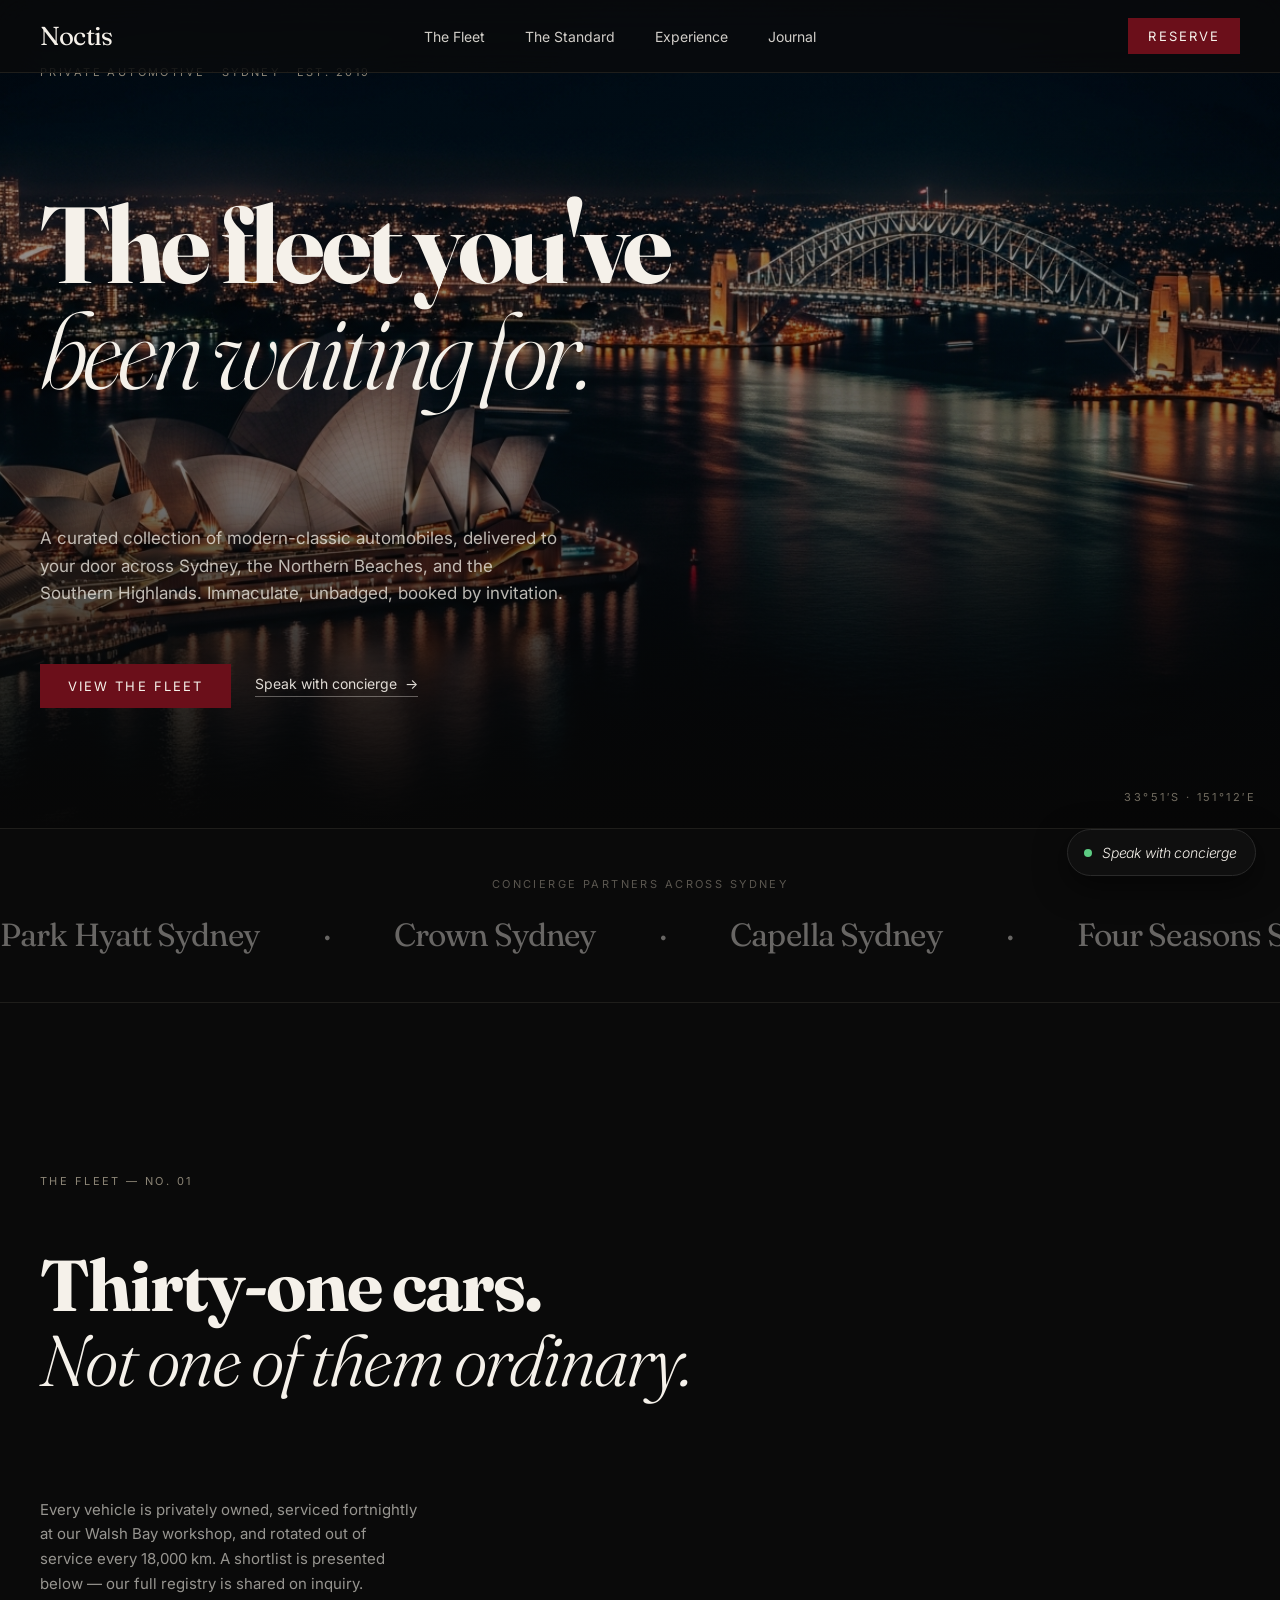
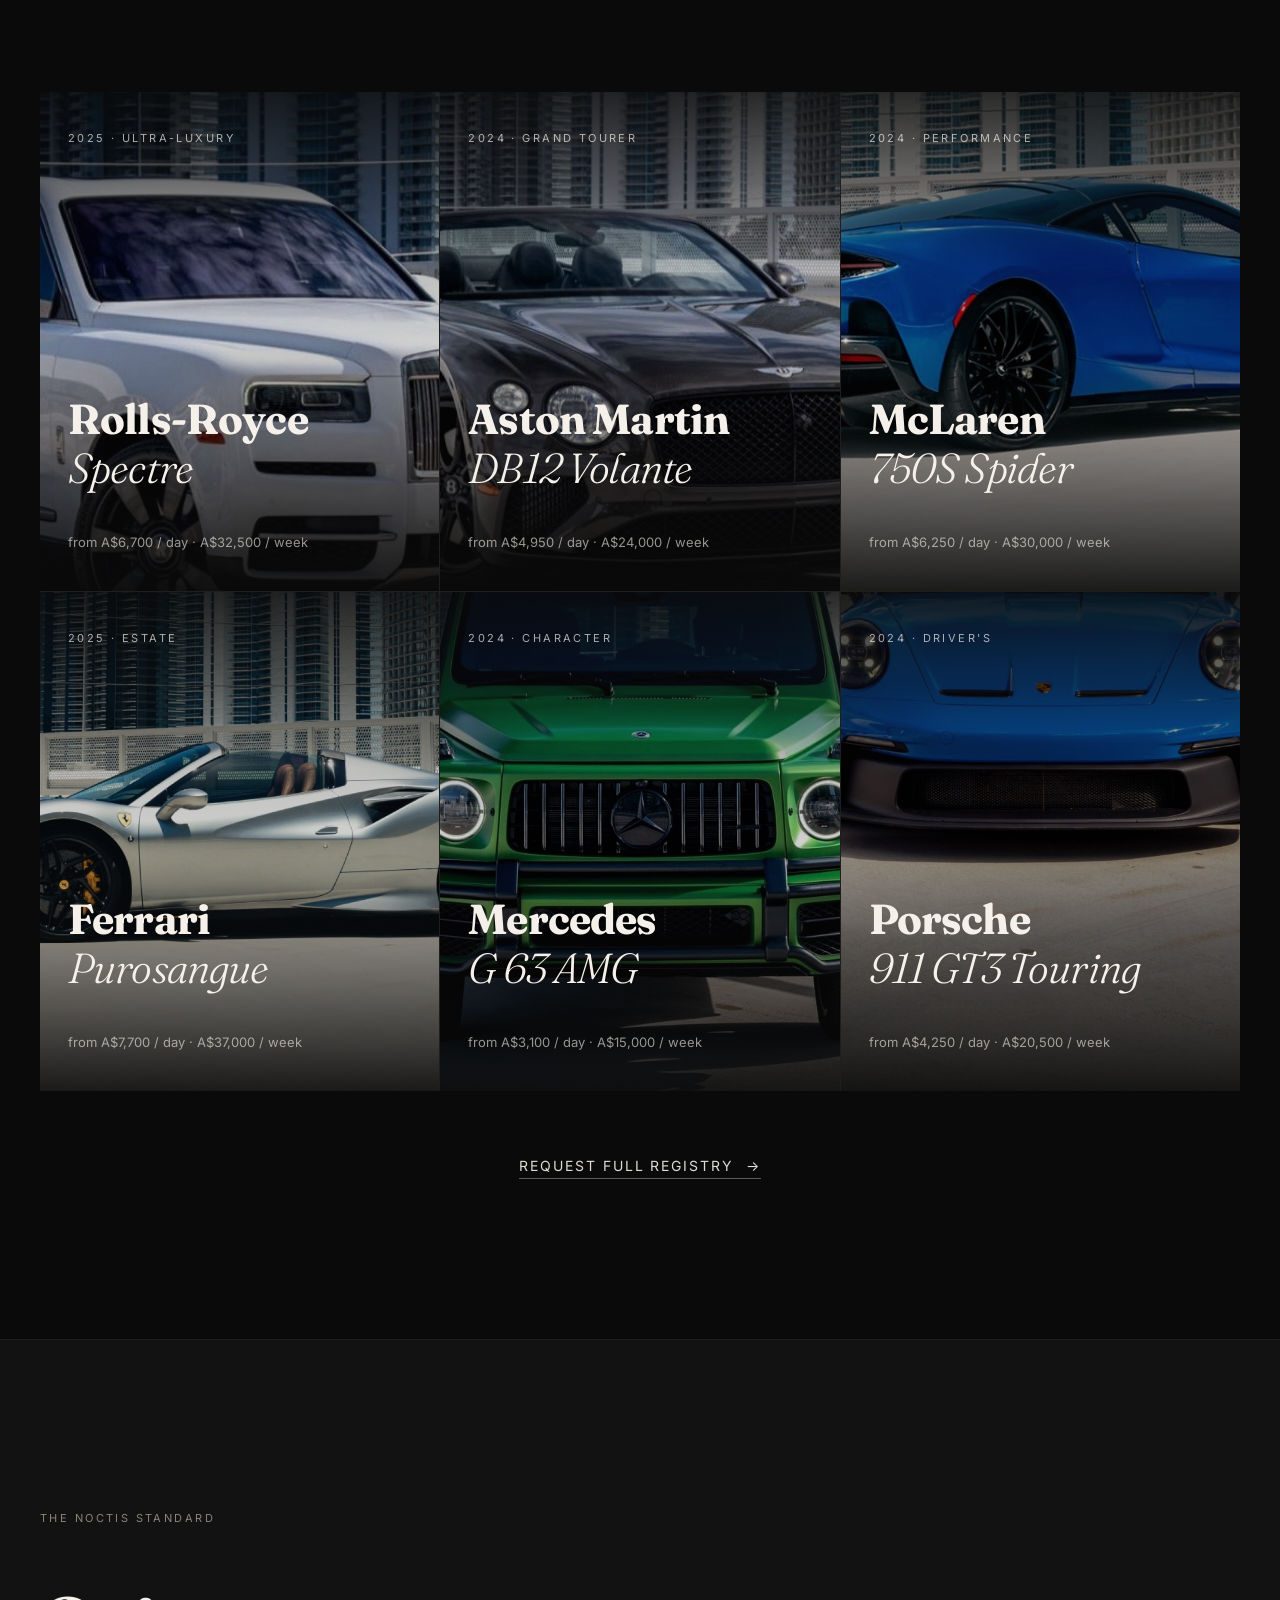
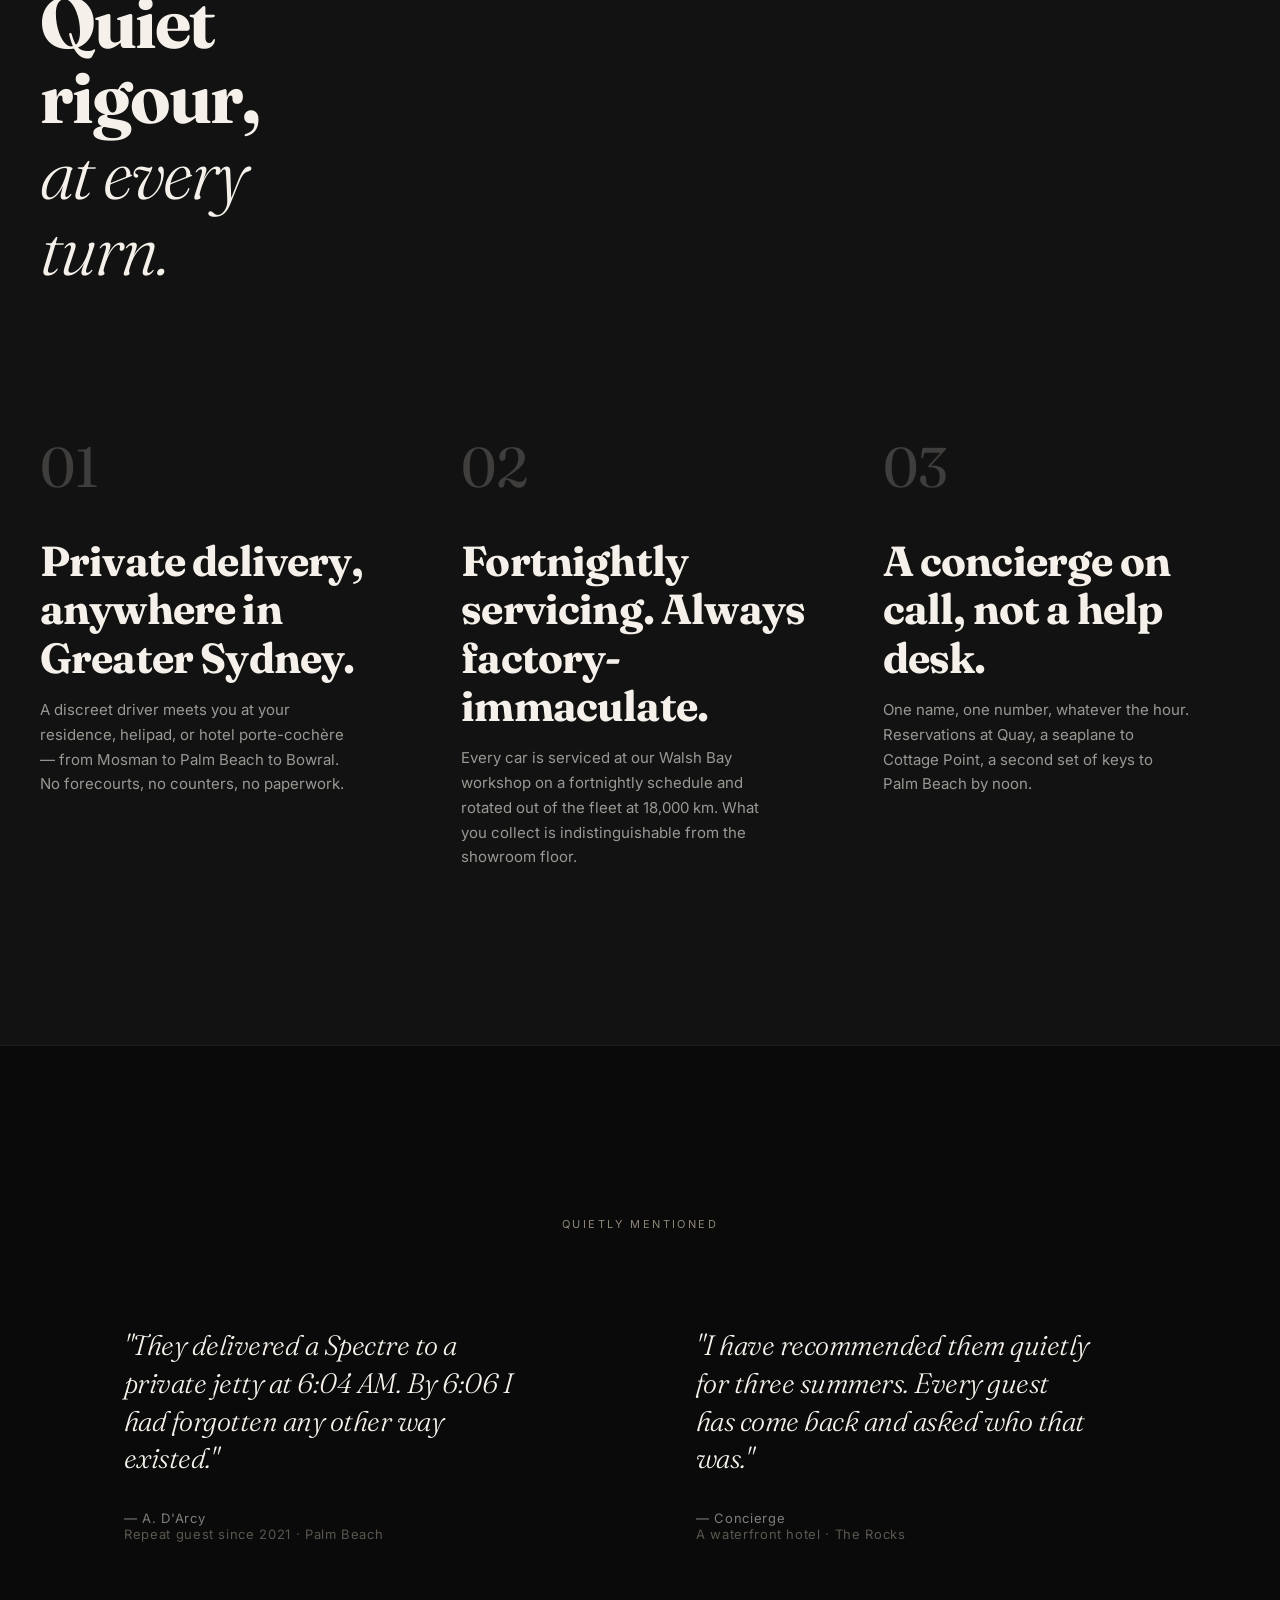
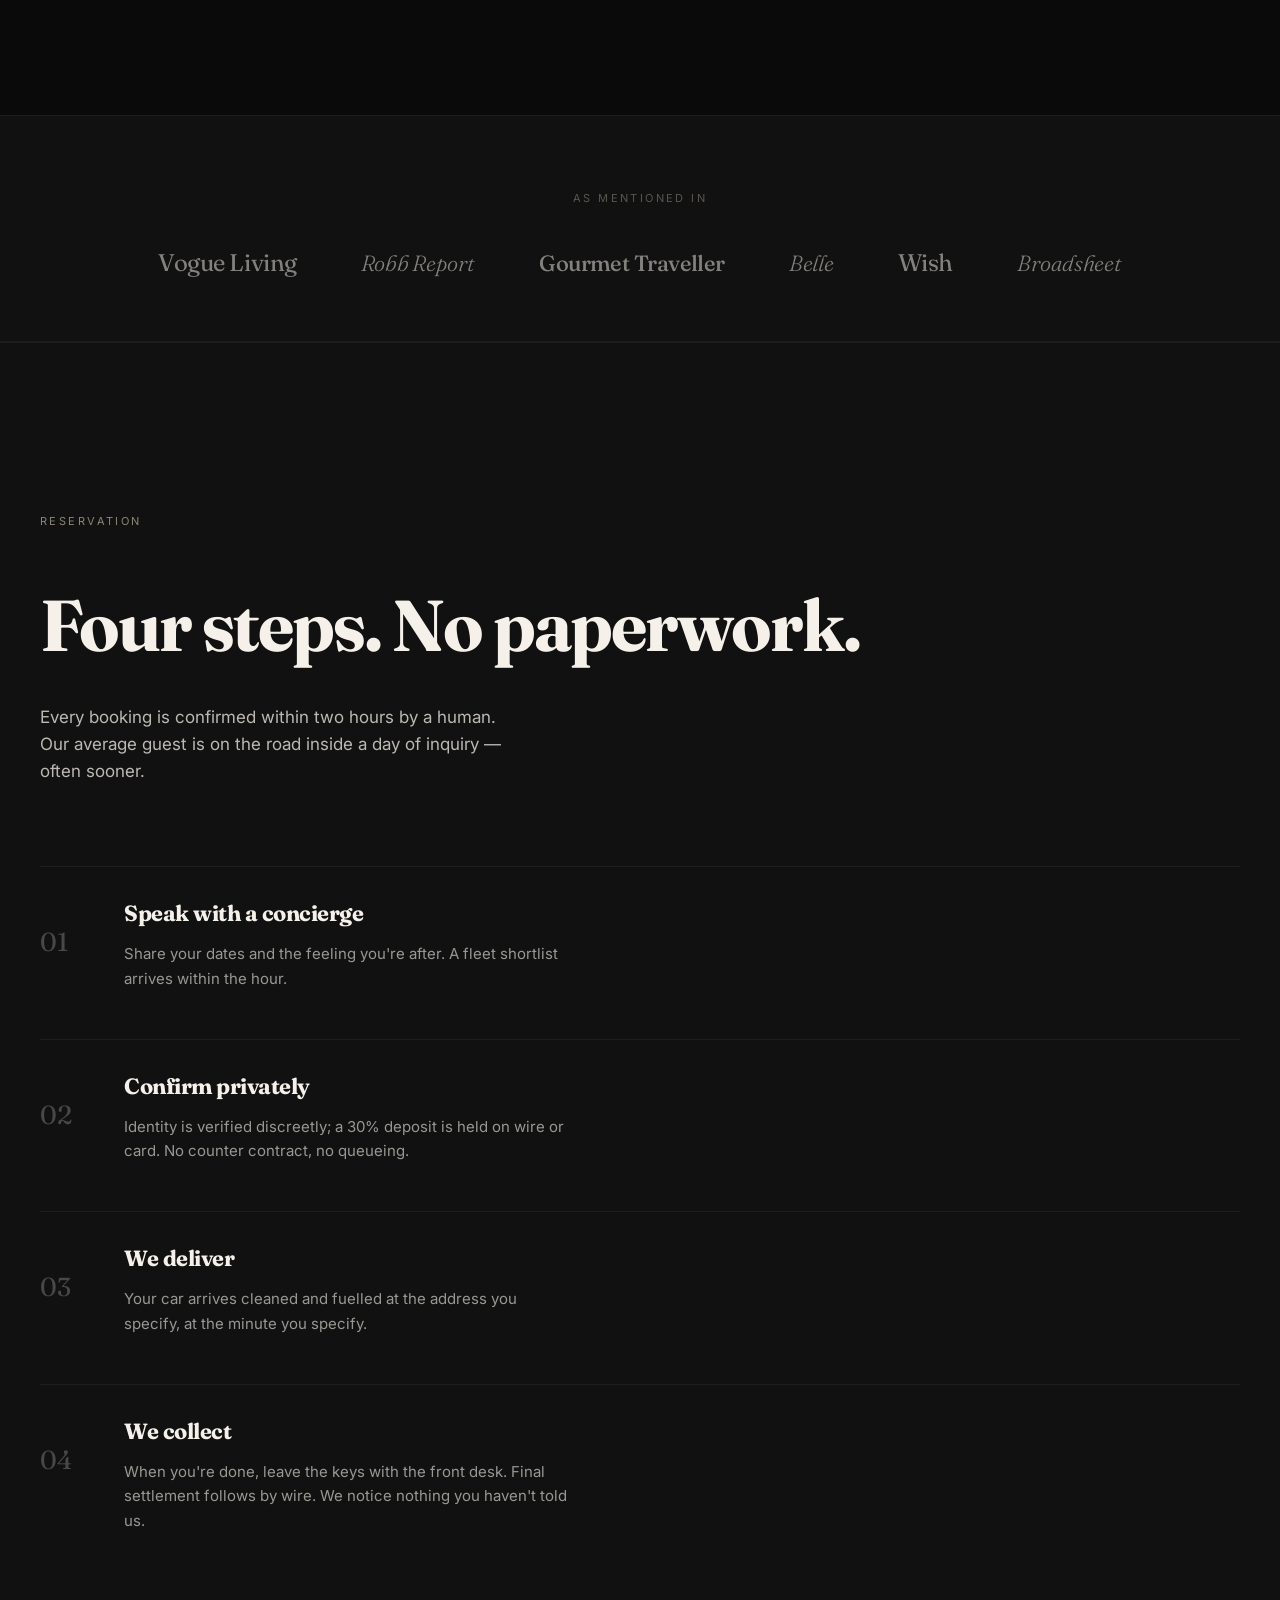
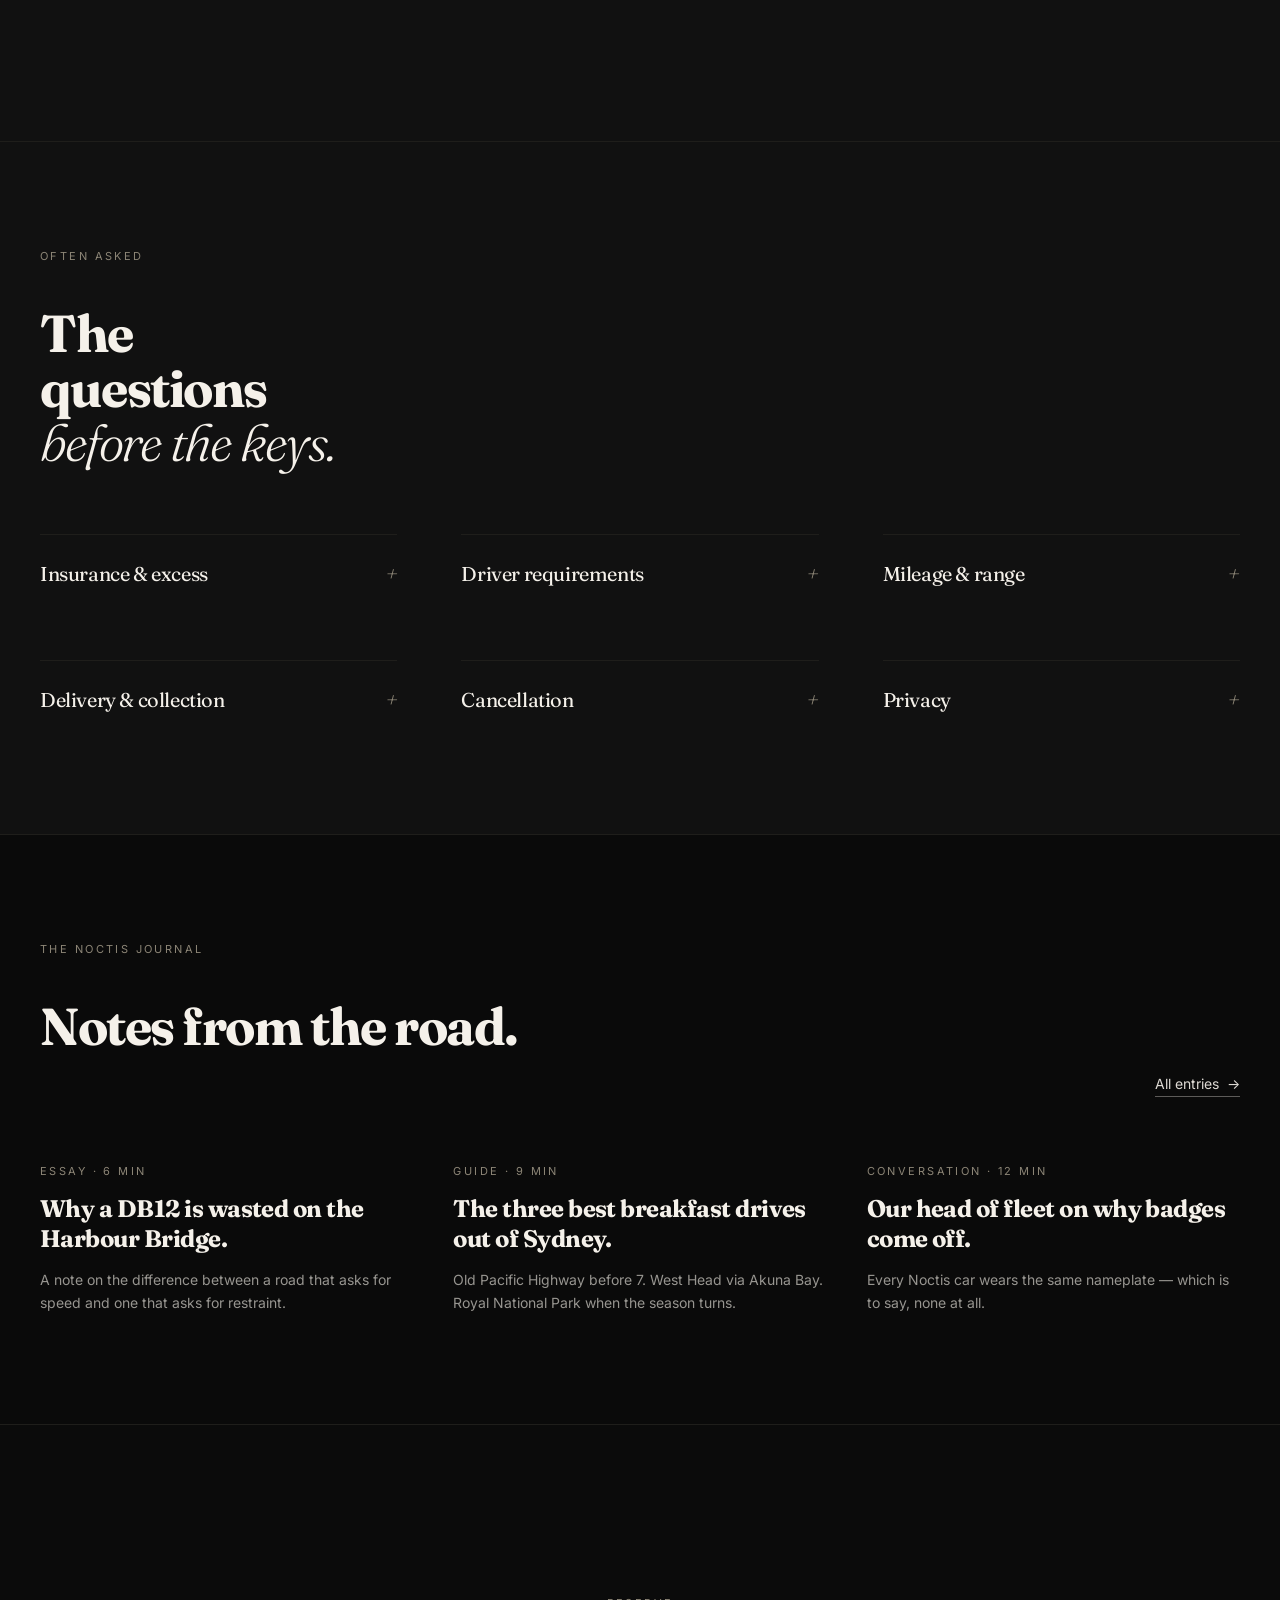
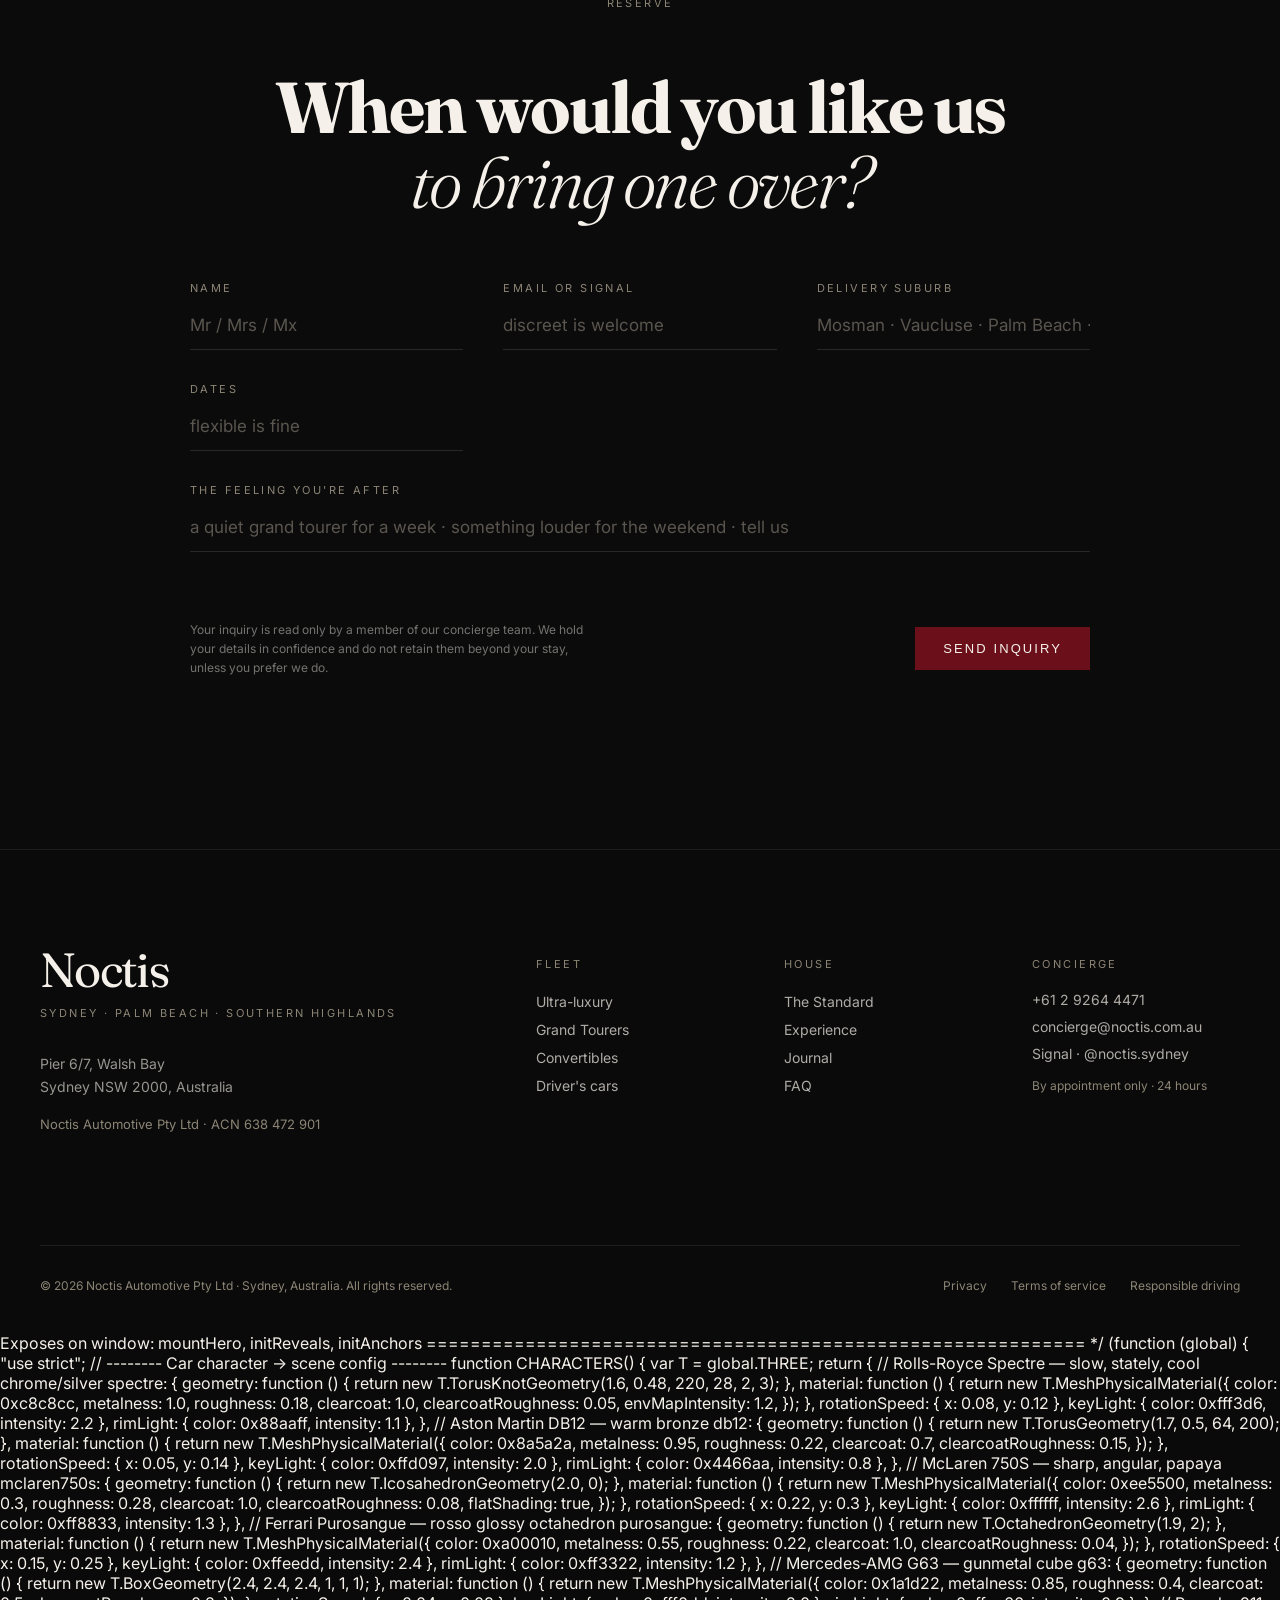
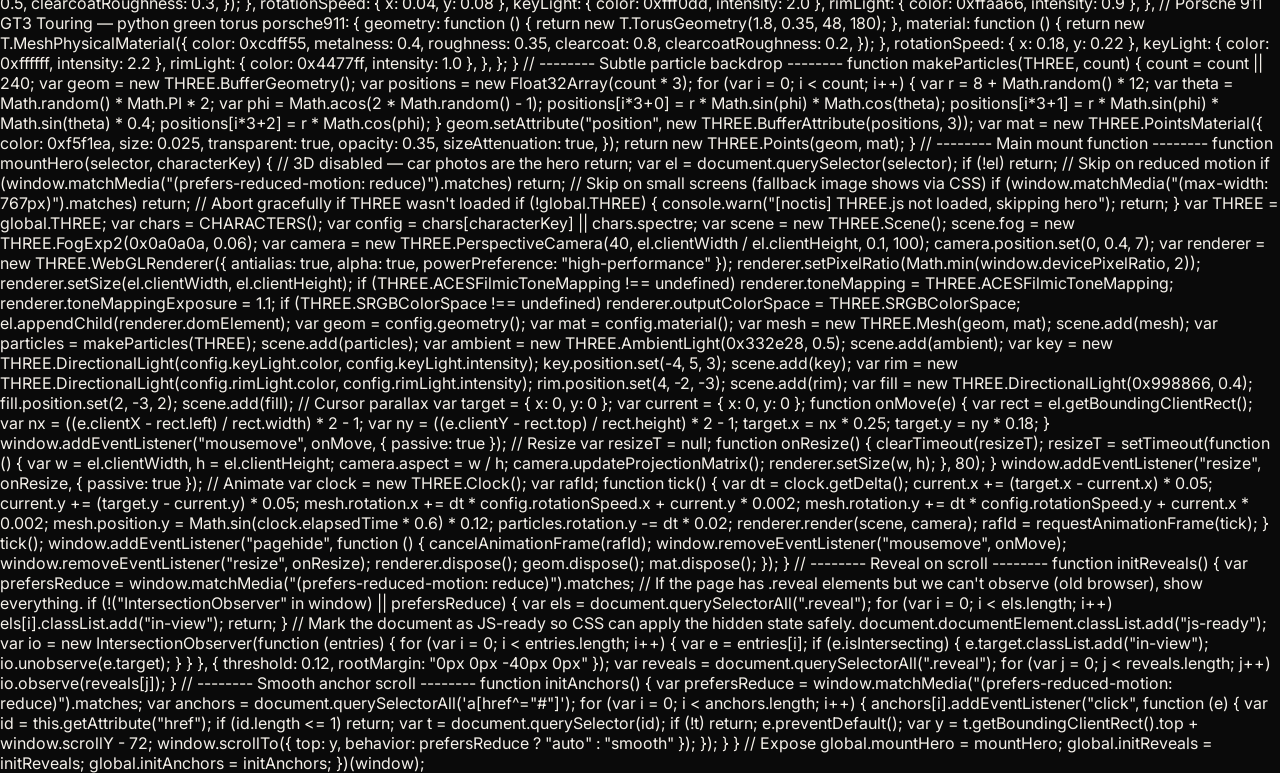
<file: index.html>
<!DOCTYPE html>
<html lang="en">
<head>
<meta charset="UTF-8" />
<meta name="viewport" content="width=device-width, initial-scale=1.0" />
<title>Noctis — Private Automotive, Sydney</title>
<meta name="description" content="A curated collection of modern-classic automobiles, delivered to your door across Sydney, the Northern Beaches, and the Southern Highlands. By appointment only." />
<meta name="theme-color" content="#0A0A0A" />
<link rel="canonical" href="https://noctis.com.au/" />

<link rel="icon" type="image/svg+xml" href="data:image/svg+xml,%3Csvg xmlns='http://www.w3.org/2000/svg' viewBox='0 0 64 64'%3E%3Crect width='64' height='64' rx='10' fill='%230A0A0A'/%3E%3Ctext x='50%25' y='50%25' dominant-baseline='central' text-anchor='middle' font-family='Georgia,serif' font-size='42' font-style='italic' fill='%23F5F1EA'%3EN%3C/text%3E%3C/svg%3E" />

<meta property="og:type" content="website" />
<meta property="og:locale" content="en_AU" />
<meta property="og:url" content="https://noctis.com.au/" />
<meta property="og:site_name" content="Noctis Sydney" />
<meta property="og:title" content="Noctis — Private Automotive, Sydney" />
<meta property="og:description" content="A curated collection of modern-classic automobiles, delivered to your door across Greater Sydney. By appointment only." />
<meta property="og:image" content="https://noctis.com.au/images/sydney-hero.jpg" />
<meta property="og:image:width" content="1920" />
<meta property="og:image:height" content="1080" />
<meta name="twitter:card" content="summary_large_image" />
<meta name="twitter:title" content="Noctis — Private Automotive, Sydney" />
<meta name="twitter:description" content="A curated collection of modern-classic automobiles, delivered to your door across Greater Sydney." />
<meta name="twitter:image" content="https://noctis.com.au/images/sydney-hero.jpg" />

<script type="application/ld+json">
{
  "@context": "https://schema.org",
  "@type": "AutomotiveBusiness",
  "name": "Noctis Automotive",
  "description": "Private automotive house. Curated luxury and performance vehicles delivered across Greater Sydney by appointment.",
  "url": "https://noctis.com.au/",
  "telephone": "+61 2 9264 4471",
  "email": "concierge@noctis.com.au",
  "image": "https://noctis.com.au/images/sydney-hero.jpg",
  "priceRange": "$$$$",
  "address": {
    "@type": "PostalAddress",
    "streetAddress": "Pier 6/7, Walsh Bay",
    "addressLocality": "Sydney",
    "addressRegion": "NSW",
    "postalCode": "2000",
    "addressCountry": "AU"
  },
  "areaServed": ["Sydney", "Northern Beaches", "Southern Highlands", "Palm Beach", "Bowral"],
  "openingHours": "Mo-Su 00:00-23:59",
  "sameAs": ["https://www.instagram.com/noctis.sydney"]
}
</script>

<link rel="preconnect" href="https://fonts.googleapis.com" />
<link rel="preconnect" href="https://fonts.gstatic.com" crossorigin />
<link href="https://fonts.googleapis.com/css2?family=Fraunces:ital,opsz,wght@0,9..144,300;0,9..144,400;0,9..144,500;1,9..144,300;1,9..144,400&family=Inter:wght@300;400;500;600&display=swap" rel="stylesheet" />
<style>
/* ==========================================
   NOCTIS — shared stylesheet
   Monochrome editorial · Sydney, Australia
   ========================================== */

:root {
  --ink:    #0A0A0A;
  --surface:#111111;
  --surface-2:#161513;
  --cream:  #F5F1EA;
  --muted:  #8C8576;
  --subtle: #5A564F;
  --accent: #6B0F1A;
  --accent-hover: #821426;
  --line:   #1F1E1B;
  --ease:   cubic-bezier(0.22, 1, 0.36, 1);
}

* { box-sizing: border-box; }
html, body { background: var(--ink); color: var(--cream); margin: 0; padding: 0; }
html { scroll-behavior: smooth; }
body {
  font-family: 'Inter', -apple-system, BlinkMacSystemFont, 'Segoe UI', system-ui, sans-serif;
  -webkit-font-smoothing: antialiased;
  font-weight: 400;
}
.font-serif { font-family: 'Fraunces', ui-serif, Georgia, 'Times New Roman', serif; font-optical-sizing: auto; }
img { max-width: 100%; display: block; }

/* ----- Film grain overlay ----- */
.grain { position: relative; }
.grain::before {
  content: "";
  position: absolute; inset: 0;
  pointer-events: none;
  opacity: 0.12;
  mix-blend-mode: overlay;
  background-image: url("data:image/svg+xml;utf8,<svg xmlns='http://www.w3.org/2000/svg' width='400' height='400'><filter id='n'><feTurbulence type='fractalNoise' baseFrequency='0.9' numOctaves='2' stitchTiles='stitch'/><feColorMatrix values='0 0 0 0 0.95 0 0 0 0 0.94 0 0 0 0 0.91 0 0 0 0.5 0'/></filter><rect width='100%' height='100%' filter='url(%23n)'/></svg>");
  z-index: 0;
}
.grain > * { position: relative; z-index: 1; }

/* ----- Reveal on scroll -----
   Content is visible by default. Only once JS has confirmed it's running
   (by adding `.js-ready` to <html>) do we hide un-revealed elements so
   they can fade in. This way, if JS fails to load (file:// ES modules,
   blocked scripts, slow CDN), the page still renders fully.            */
.reveal {
  transition: opacity 900ms var(--ease), transform 900ms var(--ease);
}
html.js-ready .reveal:not(.in-view) {
  opacity: 0;
  transform: translateY(14px);
}
.reveal.in-view { opacity: 1; transform: translateY(0); }
.delay-1 { transition-delay: 80ms; }
.delay-2 { transition-delay: 160ms; }
.delay-3 { transition-delay: 240ms; }
.delay-4 { transition-delay: 320ms; }
.delay-5 { transition-delay: 400ms; }

/* ----- Hairlines ----- */
.hairline { background: var(--line); height: 1px; width: 100%; }

/* ----- Buttons ----- */
.btn-primary {
  display: inline-block;
  background: var(--accent);
  color: var(--cream);
  padding: 14px 28px;
  font-size: 13px;
  text-transform: uppercase;
  letter-spacing: 0.16em;
  text-decoration: none;
  border: none;
  cursor: pointer;
  transition: transform 220ms var(--ease), box-shadow 220ms var(--ease), background 220ms ease;
}
.btn-primary:hover {
  background: var(--accent-hover);
  transform: translateY(-1px);
  box-shadow: 0 8px 24px rgba(107, 15, 26, 0.35);
}
.btn-ghost {
  display: inline-block;
  color: rgba(245, 241, 234, 0.9);
  border-bottom: 1px solid rgba(245, 241, 234, 0.35);
  padding-bottom: 4px;
  text-decoration: none;
  font-size: 14px;
  transition: border-color 300ms ease, color 300ms ease;
}
.btn-ghost:hover { border-color: var(--cream); color: var(--cream); }

/* ----- Form inputs ----- */
.nx-input {
  background: transparent;
  border: none;
  border-bottom: 1px solid #2A2824;
  padding: 12px 0 14px;
  color: var(--cream);
  font-family: inherit;
  font-size: 17px;
  width: 100%;
  transition: border-color 300ms ease;
  outline: none;
}
.nx-input::placeholder { color: var(--subtle); }
.nx-input:focus { border-color: var(--cream); }

/* ----- Marquee ----- */
@keyframes noctis-marquee {
  0%   { transform: translateX(0); }
  100% { transform: translateX(-50%); }
}
.marquee-track { animation: noctis-marquee 48s linear infinite; }

/* ----- Fleet hover effect (on homepage) ----- */
.car-card {
  position: relative;
  display: block;
  overflow: hidden;
  aspect-ratio: 4 / 5;
  background: var(--ink);
}
.car-photo {
  position: absolute; inset: 0;
  background-size: cover;
  background-position: center;
  filter: contrast(1.04) brightness(0.9) saturate(0.95);
  transition: filter 800ms var(--ease), transform 1200ms var(--ease);
}
.car-card:hover .car-photo {
  filter: contrast(1.02) brightness(1.05);
  transform: scale(1.03);
}
.car-card .car-grad {
  position: absolute; inset: 0;
  background:
    linear-gradient(to bottom, rgba(10,10,10,0.85) 0%, rgba(10,10,10,0.55) 18%, rgba(10,10,10,0.18) 35%, rgba(10,10,10,0.10) 50%, rgba(10,10,10,0.92) 100%);
}
.car-card .car-content {
  position: absolute; inset: 0;
  padding: 28px;
  display: flex;
  flex-direction: column;
  justify-content: space-between;
  color: var(--cream);
}

/* ----- Hero 3D container ----- */
.three-hero {
  position: relative;
  width: 100%;
  height: 100svh;
  min-height: 720px;
  overflow: hidden;
  background: radial-gradient(ellipse at 50% 35%, #1a1a1a 0%, #0A0A0A 70%);
}
.three-hero canvas { display: none !important; }
.three-hero .three-fallback {
  display: block;
  position: absolute; inset: 0;
  background-size: cover; background-position: center;
  z-index: 0;
}
.three-hero .three-fallback::after {
  content: "";
  position: absolute; inset: 0;
  background: linear-gradient(to bottom, rgba(10,10,10,0) 0%, rgba(10,10,10,0) 60%, rgba(10,10,10,0.75) 100%);
  pointer-events: none;
}

.three-hero .three-overlay-text { z-index: 2; }
.three-hero .three-overlay-text {
  position: absolute;
  bottom: 8%;
  left: 0; right: 0;
  text-align: center;
  padding: 0 24px;
  z-index: 2;
  pointer-events: none;
}

/* ----- Specs grid on detail pages ----- */
.specs-grid {
  display: grid;
  grid-template-columns: 1fr;
  gap: 0;
  border-top: 1px solid var(--line);
}
@media (min-width: 768px) {
  .specs-grid { grid-template-columns: repeat(3, 1fr); }
}
.spec-cell {
  padding: 28px 0;
  border-bottom: 1px solid var(--line);
}
@media (min-width: 768px) {
  .spec-cell { padding: 36px 36px 36px 0; border-right: 1px solid var(--line); }
  .spec-cell:nth-child(3n) { border-right: none; padding-right: 0; }
}
.spec-label {
  font-size: 11px;
  text-transform: uppercase;
  letter-spacing: 0.22em;
  color: var(--muted);
  margin-bottom: 14px;
}
.spec-value {
  font-family: 'Fraunces', serif;
  font-size: 30px;
  letter-spacing: -0.022em;
  line-height: 1.1;
  color: var(--cream);
}
.spec-value .unit { font-size: 14px; color: var(--muted); font-family: 'Inter', sans-serif; letter-spacing: normal; margin-left: 4px; }

/* ----- Pull quote ----- */
.pull-quote {
  font-family: 'Fraunces', serif;
  font-size: clamp(28px, 4.5vw, 50px);
  line-height: 1.18;
  letter-spacing: -0.022em;
  color: var(--cream);
  font-weight: 300;
  max-width: 22ch;
}

/* ----- Reduced motion respect ----- */
@media (prefers-reduced-motion: reduce) {
  html { scroll-behavior: auto; }
  .reveal { opacity: 1; transform: none; transition: none; }
  .marquee-track { animation: none; }
  .car-photo { transition: none; }
  .three-hero canvas { display: none; }
}

/* ----- Mobile: hide 3D, show poster ----- */
@media (max-width: 767px) {
  .three-hero[data-mobile-fallback="true"] canvas { display: none; }
  .three-hero[data-mobile-fallback="true"] .three-fallback { display: block; }
}

/* ----- Nav ----- */
.noctis-nav {
  position: fixed;
  top: 0; left: 0; right: 0;
  z-index: 50;
  backdrop-filter: blur(18px);
  -webkit-backdrop-filter: blur(18px);
  background: rgba(10, 10, 10, 0.7);
  border-bottom: 1px solid var(--line);
}
.noctis-nav-inner {
  max-width: 1280px;
  margin: 0 auto;
  padding: 0 24px;
  height: 72px;
  display: flex;
  align-items: center;
  justify-content: space-between;
}
@media (min-width: 768px) { .noctis-nav-inner { padding: 0 40px; } }
.noctis-nav a.link { color: rgba(245, 241, 234, 0.85); text-decoration: none; font-size: 14px; transition: color 200ms ease; }
.noctis-nav a.link:hover { color: var(--cream); }
.noctis-nav .links { display: none; gap: 40px; }
@media (min-width: 900px) { .noctis-nav .links { display: flex; } }

/* ----- Layout utilities ----- */
.container { max-width: 1280px; margin: 0 auto; padding: 0 24px; }
@media (min-width: 768px) { .container { padding: 0 40px; } }
.container-narrow { max-width: 980px; margin: 0 auto; padding: 0 24px; }
@media (min-width: 768px) { .container-narrow { padding: 0 40px; } }

.section { padding: 96px 0; }
@media (min-width: 768px) { .section { padding: 160px 0; } }
.section-tight { padding: 64px 0; }
@media (min-width: 768px) { .section-tight { padding: 96px 0; } }

/* ----- Text utility ----- */
.eyebrow {
  font-size: 11px;
  text-transform: uppercase;
  letter-spacing: 0.22em;
  color: var(--muted);
}
.display-xl { font-size: clamp(44px, 9vw, 108px); line-height: 0.98; letter-spacing: -0.035em; font-family: 'Fraunces', serif; }
.display    { font-size: clamp(40px, 6vw, 72px);  line-height: 1.05; letter-spacing: -0.028em; font-family: 'Fraunces', serif; }
.heading    { font-size: clamp(28px, 3.5vw, 42px); line-height: 1.15; letter-spacing: -0.02em;  font-family: 'Fraunces', serif; }
.body-lg    { font-size: 17px; line-height: 1.6; color: rgba(245, 241, 234, 0.75); }
.body       { font-size: 15px; line-height: 1.65; color: rgba(245, 241, 234, 0.6); }
.italic-light { font-style: italic; font-weight: 300; }

/* ----- Accessibility: visible focus ----- */
:focus-visible {
  outline: 2px solid var(--cream);
  outline-offset: 3px;
  border-radius: 2px;
}
.btn-primary:focus-visible { outline-color: var(--cream); outline-offset: 4px; }
.car-card:focus-visible { outline: 2px solid var(--cream); outline-offset: -2px; }

/* ----- Skip-to-content link ----- */
.skip-link {
  position: absolute;
  top: -100px;
  left: 16px;
  background: var(--cream);
  color: var(--ink);
  padding: 12px 18px;
  z-index: 100;
  font-size: 13px;
  letter-spacing: 0.08em;
  text-transform: uppercase;
  text-decoration: none;
  transition: top 200ms ease;
}
.skip-link:focus { top: 16px; }

/* ----- Image lazy fade ----- */
.car-photo, .gallery-main, .gallery-thumb { background-color: var(--surface); }


/* INJECTED:mobile-fixes START */
/* Mobile image friendliness — shift focus, dim top gradients more on
   small screens, prevent horizontal overflow. */
@media (max-width: 768px) {
  .car-photo { background-position: center !important; }
  .car-card { aspect-ratio: 5/6 !important; }   /* slightly less tall on mobile */
}

/* The Sydney hero — favor middle of image (bridge + opera) on portrait */
@media (max-width: 600px) {
  #top > div[style*="background-image"] {
    background-position: 60% 45% !important;
  }
}
/* INJECTED:mobile-fixes END */

</style>
</head>
<body>

<a href="#fleet" class="skip-link">Skip to fleet</a>

<!-- ============== NAV ============== -->
<header class="noctis-nav">
  <nav class="noctis-nav-inner">
    <a href="#top" style="display:flex; align-items:center; gap:10px; text-decoration:none;">
      <span class="font-serif" style="font-size:26px; color:var(--cream); letter-spacing:-0.03em;">Noctis</span>
      <span class="eyebrow" style="display:none;">Sydney</span>
    </a>
    <div class="links">
      <a href="#fleet" class="link">The Fleet</a>
      <a href="#standard" class="link">The Standard</a>
      <a href="#experience" class="link">Experience</a>
      <a href="#journal" class="link">Journal</a>
    </div>
    <a href="#reserve" class="btn-primary" style="padding:10px 20px;">Reserve</a>
  </nav>
</header>

<!-- ============== HERO ============== -->
<section id="top" class="grain" style="position:relative; min-height:92vh; min-height:92svh; overflow:hidden;">
  <div style="position:absolute; inset:0; z-index:0;
    background-image:
      linear-gradient(to bottom, rgba(10,10,10,0.3) 0%, rgba(10,10,10,0.5) 55%, rgba(10,10,10,1) 100%),
      url('images/sydney-hero.jpg'),
      url('data:image/svg+xml;charset=utf-8,%3Csvg%20xmlns%3D%22http%3A%2F%2Fwww.w3.org%2F2000%2Fsvg%22%20viewBox%3D%220%200%201920%201080%22%20preserveAspectRatio%3D%22xMidYMid%20slice%22%3E%0A%3Cdefs%3E%0A%20%20%3ClinearGradient%20id%3D%22sky%22%20x1%3D%220%22%20y1%3D%220%22%20x2%3D%220%22%20y2%3D%221%22%3E%0A%20%20%20%20%3Cstop%20offset%3D%220%25%22%20stop-color%3D%22%231a1a1f%22%2F%3E%0A%20%20%20%20%3Cstop%20offset%3D%2250%25%22%20stop-color%3D%22%230f1015%22%2F%3E%0A%20%20%20%20%3Cstop%20offset%3D%22100%25%22%20stop-color%3D%22%230A0A0A%22%2F%3E%0A%20%20%3C%2FlinearGradient%3E%0A%20%20%3CradialGradient%20id%3D%22glow%22%20cx%3D%2250%25%22%20cy%3D%2255%25%22%20r%3D%2255%25%22%3E%0A%20%20%20%20%3Cstop%20offset%3D%220%25%22%20stop-color%3D%22%232a2520%22%20stop-opacity%3D%220.7%22%2F%3E%0A%20%20%20%20%3Cstop%20offset%3D%22100%25%22%20stop-color%3D%22%230A0A0A%22%20stop-opacity%3D%220%22%2F%3E%0A%20%20%3C%2FradialGradient%3E%0A%20%20%3ClinearGradient%20id%3D%22water%22%20x1%3D%220%22%20y1%3D%220%22%20x2%3D%220%22%20y2%3D%221%22%3E%0A%20%20%20%20%3Cstop%20offset%3D%220%25%22%20stop-color%3D%22%230a0a0d%22%2F%3E%0A%20%20%20%20%3Cstop%20offset%3D%22100%25%22%20stop-color%3D%22%23050506%22%2F%3E%0A%20%20%3C%2FlinearGradient%3E%0A%3C%2Fdefs%3E%0A%3Crect%20width%3D%221920%22%20height%3D%221080%22%20fill%3D%22url%28%23sky%29%22%2F%3E%0A%3Crect%20width%3D%221920%22%20height%3D%221080%22%20fill%3D%22url%28%23glow%29%22%2F%3E%0A%3C%21--%20Scattered%20stars%20--%3E%0A%3Cg%20fill%3D%22%23F5F1EA%22%20opacity%3D%220.5%22%3E%0A%20%20%3Ccircle%20cx%3D%22180%22%20cy%3D%22120%22%20r%3D%221%22%2F%3E%3Ccircle%20cx%3D%22420%22%20cy%3D%2280%22%20r%3D%221.2%22%2F%3E%0A%20%20%3Ccircle%20cx%3D%22720%22%20cy%3D%22160%22%20r%3D%220.8%22%2F%3E%3Ccircle%20cx%3D%221080%22%20cy%3D%2290%22%20r%3D%221%22%2F%3E%0A%20%20%3Ccircle%20cx%3D%221360%22%20cy%3D%22140%22%20r%3D%221.3%22%2F%3E%3Ccircle%20cx%3D%221620%22%20cy%3D%2295%22%20r%3D%220.9%22%2F%3E%0A%20%20%3Ccircle%20cx%3D%221840%22%20cy%3D%22170%22%20r%3D%221%22%2F%3E%3Ccircle%20cx%3D%22310%22%20cy%3D%22220%22%20r%3D%220.7%22%2F%3E%0A%20%20%3Ccircle%20cx%3D%22950%22%20cy%3D%22240%22%20r%3D%220.8%22%2F%3E%3Ccircle%20cx%3D%221520%22%20cy%3D%22230%22%20r%3D%221%22%2F%3E%0A%3C%2Fg%3E%0A%3C%21--%20Distant%20city%20skyline%20--%3E%0A%3Cg%20fill%3D%22%230A0A0A%22%20opacity%3D%220.95%22%3E%0A%20%20%3Crect%20x%3D%220%22%20y%3D%22580%22%20width%3D%221920%22%20height%3D%22200%22%2F%3E%0A%20%20%3Crect%20x%3D%22100%22%20y%3D%22540%22%20width%3D%2260%22%20height%3D%2260%22%2F%3E%0A%20%20%3Crect%20x%3D%22180%22%20y%3D%22510%22%20width%3D%2280%22%20height%3D%2290%22%2F%3E%0A%20%20%3Crect%20x%3D%22280%22%20y%3D%22470%22%20width%3D%2245%22%20height%3D%22130%22%2F%3E%0A%20%20%3Crect%20x%3D%22345%22%20y%3D%22500%22%20width%3D%2270%22%20height%3D%22100%22%2F%3E%0A%20%20%3Crect%20x%3D%22430%22%20y%3D%22450%22%20width%3D%2255%22%20height%3D%22150%22%2F%3E%0A%20%20%3Crect%20x%3D%22500%22%20y%3D%22520%22%20width%3D%2265%22%20height%3D%2280%22%2F%3E%0A%20%20%3Crect%20x%3D%22580%22%20y%3D%22440%22%20width%3D%2280%22%20height%3D%22160%22%2F%3E%0A%20%20%3Crect%20x%3D%22680%22%20y%3D%22490%22%20width%3D%2260%22%20height%3D%22110%22%2F%3E%0A%20%20%3Crect%20x%3D%221300%22%20y%3D%22500%22%20width%3D%2255%22%20height%3D%22100%22%2F%3E%0A%20%20%3Crect%20x%3D%221370%22%20y%3D%22470%22%20width%3D%2275%22%20height%3D%22130%22%2F%3E%0A%20%20%3Crect%20x%3D%221460%22%20y%3D%22440%22%20width%3D%2260%22%20height%3D%22160%22%2F%3E%0A%20%20%3Crect%20x%3D%221540%22%20y%3D%22510%22%20width%3D%2250%22%20height%3D%2290%22%2F%3E%0A%20%20%3Crect%20x%3D%221610%22%20y%3D%22485%22%20width%3D%2270%22%20height%3D%22115%22%2F%3E%0A%20%20%3Crect%20x%3D%221700%22%20y%3D%22510%22%20width%3D%2260%22%20height%3D%2290%22%2F%3E%0A%20%20%3Crect%20x%3D%221780%22%20y%3D%22480%22%20width%3D%2255%22%20height%3D%22120%22%2F%3E%0A%3C%2Fg%3E%0A%3C%21--%20Harbour%20Bridge%20silhouette%20%28center%20arch%29%20--%3E%0A%3Cg%20fill%3D%22none%22%20stroke%3D%22%231a1a1e%22%20stroke-width%3D%223%22%20opacity%3D%220.9%22%3E%0A%20%20%3C%21--%20Arch%20--%3E%0A%20%20%3Cpath%20d%3D%22M%20780%20580%20Q%20960%20420%201140%20580%22%20stroke%3D%22%23F5F1EA%22%20stroke-opacity%3D%220.25%22%20fill%3D%22none%22%2F%3E%0A%20%20%3Cpath%20d%3D%22M%20780%20590%20Q%20960%20440%201140%20590%22%20stroke%3D%22%23F5F1EA%22%20stroke-opacity%3D%220.18%22%20fill%3D%22none%22%2F%3E%0A%20%20%3C%21--%20Horizontal%20deck%20--%3E%0A%20%20%3Cline%20x1%3D%22720%22%20y1%3D%22600%22%20x2%3D%221200%22%20y2%3D%22600%22%20stroke%3D%22%23F5F1EA%22%20stroke-opacity%3D%220.25%22%20stroke-width%3D%224%22%2F%3E%0A%20%20%3C%21--%20Supports%20--%3E%0A%20%20%3Cg%20stroke%3D%22%23F5F1EA%22%20stroke-opacity%3D%220.15%22%20stroke-width%3D%221.5%22%3E%0A%20%20%20%20%3Cline%20x1%3D%22830%22%20y1%3D%22510%22%20x2%3D%22830%22%20y2%3D%22600%22%2F%3E%0A%20%20%20%20%3Cline%20x1%3D%22880%22%20y1%3D%22470%22%20x2%3D%22880%22%20y2%3D%22600%22%2F%3E%0A%20%20%20%20%3Cline%20x1%3D%22930%22%20y1%3D%22440%22%20x2%3D%22930%22%20y2%3D%22600%22%2F%3E%0A%20%20%20%20%3Cline%20x1%3D%22990%22%20y1%3D%22440%22%20x2%3D%22990%22%20y2%3D%22600%22%2F%3E%0A%20%20%20%20%3Cline%20x1%3D%221040%22%20y1%3D%22470%22%20x2%3D%221040%22%20y2%3D%22600%22%2F%3E%0A%20%20%20%20%3Cline%20x1%3D%221090%22%20y1%3D%22510%22%20x2%3D%221090%22%20y2%3D%22600%22%2F%3E%0A%20%20%3C%2Fg%3E%0A%20%20%3C%21--%20Pylons%20--%3E%0A%20%20%3Crect%20x%3D%22760%22%20y%3D%22570%22%20width%3D%2216%22%20height%3D%2250%22%20fill%3D%22%230a0a0a%22%2F%3E%0A%20%20%3Crect%20x%3D%221144%22%20y%3D%22570%22%20width%3D%2216%22%20height%3D%2250%22%20fill%3D%22%230a0a0a%22%2F%3E%0A%3C%2Fg%3E%0A%3C%21--%20Opera%20House%20shells%20%28right%20of%20bridge%29%20--%3E%0A%3Cg%20fill%3D%22%23F5F1EA%22%20opacity%3D%220.22%22%3E%0A%20%20%3Cpath%20d%3D%22M%201320%20600%20Q%201340%20555%201380%20565%20Q%201405%20540%201430%20560%20L%201420%20605%20L%201310%20605%20Z%22%2F%3E%0A%20%20%3Cpath%20d%3D%22M%201410%20600%20Q%201430%20555%201470%20565%20Q%201495%20540%201520%20560%20L%201510%20605%20L%201400%20605%20Z%22%2F%3E%0A%20%20%3Cpath%20d%3D%22M%201500%20600%20Q%201520%20555%201560%20565%20Q%201585%20540%201610%20560%20L%201600%20605%20L%201490%20605%20Z%22%2F%3E%0A%20%20%3C%21--%20Base%20platform%20--%3E%0A%20%20%3Crect%20x%3D%221300%22%20y%3D%22605%22%20width%3D%22320%22%20height%3D%2215%22%20opacity%3D%220.6%22%2F%3E%0A%3C%2Fg%3E%0A%3C%21--%20Water%20reflection%20zone%20--%3E%0A%3Crect%20x%3D%220%22%20y%3D%22620%22%20width%3D%221920%22%20height%3D%22460%22%20fill%3D%22url%28%23water%29%22%2F%3E%0A%3C%21--%20Subtle%20water%20ripples%20--%3E%0A%3Cg%20stroke%3D%22%23F5F1EA%22%20stroke-opacity%3D%220.04%22%20fill%3D%22none%22%3E%0A%20%20%3Cline%20x1%3D%220%22%20y1%3D%22680%22%20x2%3D%221920%22%20y2%3D%22680%22%20stroke-width%3D%221%22%2F%3E%0A%20%20%3Cline%20x1%3D%220%22%20y1%3D%22720%22%20x2%3D%221920%22%20y2%3D%22720%22%20stroke-width%3D%221%22%2F%3E%0A%20%20%3Cline%20x1%3D%220%22%20y1%3D%22780%22%20x2%3D%221920%22%20y2%3D%22780%22%20stroke-width%3D%221%22%2F%3E%0A%20%20%3Cline%20x1%3D%220%22%20y1%3D%22850%22%20x2%3D%221920%22%20y2%3D%22850%22%20stroke-width%3D%221%22%2F%3E%0A%20%20%3Cline%20x1%3D%220%22%20y1%3D%22940%22%20x2%3D%221920%22%20y2%3D%22940%22%20stroke-width%3D%221%22%2F%3E%0A%3C%2Fg%3E%0A%3C%21--%20Bridge%20reflection%20in%20water%20--%3E%0A%3Cg%20fill%3D%22none%22%20stroke%3D%22%23F5F1EA%22%20stroke-opacity%3D%220.06%22%3E%0A%20%20%3Cpath%20d%3D%22M%20780%20620%20Q%20960%20740%201140%20620%22%20stroke-width%3D%222%22%20fill%3D%22none%22%2F%3E%0A%3C%2Fg%3E%0A%3C%21--%20Opera%20reflection%20--%3E%0A%3Cg%20fill%3D%22%23F5F1EA%22%20opacity%3D%220.05%22%3E%0A%20%20%3Cpath%20d%3D%22M%201310%20620%20L%201420%20620%20Q%201405%20660%201380%20650%20Q%201340%20665%201320%20655%20Z%22%2F%3E%0A%20%20%3Cpath%20d%3D%22M%201400%20620%20L%201510%20620%20Q%201495%20660%201470%20650%20Q%201430%20665%201410%20655%20Z%22%2F%3E%0A%3C%2Fg%3E%0A%3C%2Fsvg%3E');
    background-size:cover; background-position:center;
    filter:contrast(1.02) brightness(0.95);">
  </div>

  <div class="container" style="position:relative; z-index:1; min-height:92vh; min-height:92svh; display:flex; flex-direction:column; justify-content:flex-end; padding-bottom:120px;">
    <p class="reveal eyebrow" style="margin-bottom:24px;">Private automotive · Sydney · Est. 2019</p>
    <h1 class="reveal delay-1 display-xl" style="max-width:14ch; color:var(--cream);">
      The fleet you've<br /><em class="italic-light">been waiting for.</em>
    </h1>
    <p class="reveal delay-2 body-lg" style="margin-top:32px; max-width:48ch;">
      A curated collection of modern-classic automobiles,
      delivered to your door across Sydney, the Northern Beaches, and the Southern Highlands.
      Immaculate, unbadged, booked by invitation.
    </p>
    <div class="reveal delay-3" style="margin-top:40px; display:flex; flex-wrap:wrap; gap:24px; align-items:center;">
      <a href="#fleet" class="btn-primary">View the fleet</a>
      <a href="#reserve" class="btn-ghost">Speak with concierge &nbsp;→</a>
    </div>
  </div>

  <div class="eyebrow" style="position:absolute; bottom:24px; right:24px; z-index:2; opacity:0.8;">
    33°51′S · 151°12′E
  </div>
</section>

<!-- ============== TRUST MARQUEE ============== -->
<section style="position:relative; border-top:1px solid var(--line); border-bottom:1px solid var(--line); padding:48px 0; overflow:hidden;">
  <p class="eyebrow" style="text-align:center; margin:0 0 24px; color:var(--subtle);">
    Concierge partners across Sydney
  </p>
  <div style="overflow:hidden;">
    <div class="marquee-track font-serif" style="display:flex; gap:64px; white-space:nowrap; color:rgba(245,241,234,0.4); font-size:clamp(22px, 3vw, 32px); letter-spacing:-0.028em; min-width:200%;">
      <span>Park Hyatt Sydney</span><span>·</span>
      <span>Crown Sydney</span><span>·</span>
      <span>Capella Sydney</span><span>·</span>
      <span>Four Seasons Sydney</span><span>·</span>
      <span>The Langham</span><span>·</span>
      <span>Pier One Sydney Harbour</span><span>·</span>
      <span>The Calile</span><span>·</span>
      <!-- dup -->
      <span>Park Hyatt Sydney</span><span>·</span>
      <span>Crown Sydney</span><span>·</span>
      <span>Capella Sydney</span><span>·</span>
      <span>Four Seasons Sydney</span><span>·</span>
      <span>The Langham</span><span>·</span>
      <span>Pier One Sydney Harbour</span><span>·</span>
      <span>The Calile</span><span>·</span>
    </div>
  </div>
</section>

<!-- ============== FLEET ============== -->
<section id="fleet" class="section">
  <div class="container">
    <div class="reveal" style="display:flex; flex-direction:column; gap:24px; margin-bottom:80px;">
      <div style="display:flex; flex-direction:column; justify-content:space-between; gap:24px;" class="row-end">
        <div>
          <p class="eyebrow" style="margin-bottom:20px;">The Fleet — No. 01</p>
          <h2 class="display" style="max-width:16ch;">Thirty-one cars.<br /><em class="italic-light">Not one of them ordinary.</em></h2>
        </div>
        <p class="body" style="max-width:42ch;">
          Every vehicle is privately owned, serviced fortnightly at our Walsh Bay workshop, and rotated out of service every 18,000 km. A shortlist is presented below — our full registry is shared on inquiry.
        </p>
      </div>
    </div>

    <div style="display:grid; grid-template-columns:repeat(auto-fit, minmax(300px, 1fr)); gap:1px; background:var(--line);">
      <!-- CARD 1 — Rolls-Royce Spectre -->
      <a href="fleet/rolls-royce-spectre.html" class="car-card reveal delay-1">
        <div class="car-photo" style="background-image:url('images/spectre-card.jpg'), url('data:image/svg+xml;charset=utf-8,%3Csvg%20xmlns%3D%22http%3A%2F%2Fwww.w3.org%2F2000%2Fsvg%22%20viewBox%3D%220%200%201600%20700%22%20preserveAspectRatio%3D%22xMidYMid%20meet%22%3E%0A%3Cdefs%3E%0A%20%20%3ClinearGradient%20id%3D%22bg%22%20x1%3D%220%22%20y1%3D%220%22%20x2%3D%220%22%20y2%3D%221%22%3E%0A%20%20%20%20%3Cstop%20offset%3D%220%25%22%20stop-color%3D%22%231a1a1d%22%2F%3E%0A%20%20%20%20%3Cstop%20offset%3D%22100%25%22%20stop-color%3D%22%230A0A0A%22%2F%3E%0A%20%20%3C%2FlinearGradient%3E%0A%20%20%3CradialGradient%20id%3D%22spot%22%20cx%3D%2250%25%22%20cy%3D%2240%25%22%20r%3D%2260%25%22%3E%0A%20%20%20%20%3Cstop%20offset%3D%220%25%22%20stop-color%3D%22%232a2a2f%22%20stop-opacity%3D%220.6%22%2F%3E%0A%20%20%20%20%3Cstop%20offset%3D%22100%25%22%20stop-color%3D%22%230A0A0A%22%20stop-opacity%3D%220%22%2F%3E%0A%20%20%3C%2FradialGradient%3E%0A%3C%2Fdefs%3E%0A%3Crect%20width%3D%221600%22%20height%3D%22700%22%20fill%3D%22url%28%23bg%29%22%2F%3E%0A%3Crect%20width%3D%221600%22%20height%3D%22700%22%20fill%3D%22url%28%23spot%29%22%2F%3E%0A%3C%21--%20Car%20silhouette%20--%3E%0A%3Cg%20transform%3D%22translate%28200%2C180%29%22%20opacity%3D%220.92%22%3E%0A%20%20%3C%21--%20Shadow%20under%20car%20--%3E%0A%20%20%3Cellipse%20cx%3D%22600%22%20cy%3D%22380%22%20rx%3D%22560%22%20ry%3D%2218%22%20fill%3D%22%23000%22%20opacity%3D%220.6%22%2F%3E%0A%20%20%3C%21--%20Main%20body%20%E2%80%94%20long%20flat%20coupe%20--%3E%0A%20%20%3Cpath%20d%3D%22M%2080%20320%20L%20140%20260%20L%20260%20230%20L%20440%20215%20L%20700%20210%20L%20960%20215%20L%201080%20230%20L%201140%20250%20L%201180%20310%20L%201140%20360%20L%2080%20360%20Z%22%0A%20%20%20%20%20%20%20%20fill%3D%22%23c8c8cc%22%20opacity%3D%220.85%22%2F%3E%0A%20%20%3C%21--%20Roof%20%2F%20cabin%20%28squared%29%20--%3E%0A%20%20%3Cpath%20d%3D%22M%20320%20230%20L%20400%20150%20L%20880%20150%20L%20940%20230%20Z%22%20fill%3D%22%23c8c8cc%22%20opacity%3D%220.55%22%2F%3E%0A%20%20%3C%21--%20Pantheon%20grille%20hint%20--%3E%0A%20%20%3Crect%20x%3D%221100%22%20y%3D%22270%22%20width%3D%2260%22%20height%3D%2255%22%20fill%3D%22%23000%22%20opacity%3D%220.45%22%2F%3E%0A%20%20%3Cline%20x1%3D%221110%22%20y1%3D%22275%22%20x2%3D%221110%22%20y2%3D%22320%22%20stroke%3D%22%23c8c8cc%22%20stroke-width%3D%221.5%22%20opacity%3D%220.4%22%2F%3E%0A%20%20%3Cline%20x1%3D%221125%22%20y1%3D%22275%22%20x2%3D%221125%22%20y2%3D%22320%22%20stroke%3D%22%23c8c8cc%22%20stroke-width%3D%221.5%22%20opacity%3D%220.4%22%2F%3E%0A%20%20%3Cline%20x1%3D%221140%22%20y1%3D%22275%22%20x2%3D%221140%22%20y2%3D%22320%22%20stroke%3D%22%23c8c8cc%22%20stroke-width%3D%221.5%22%20opacity%3D%220.4%22%2F%3E%0A%20%20%3C%21--%20Window%20glass%20reflection%20--%3E%0A%20%20%3Cpath%20d%3D%22M%20345%20225%20L%20410%20165%20L%20580%20165%20L%20540%20225%20Z%22%20fill%3D%22%23F5F1EA%22%20opacity%3D%220.12%22%2F%3E%0A%20%20%3C%21--%20Wheels%20%28front%20%2B%20rear%29%20--%3E%0A%20%20%3Ccircle%20cx%3D%22310%22%20cy%3D%22360%22%20r%3D%2262%22%20fill%3D%22%23050505%22%2F%3E%0A%20%20%3Ccircle%20cx%3D%22310%22%20cy%3D%22360%22%20r%3D%2244%22%20fill%3D%22%23c8c8cc%22%20opacity%3D%220.15%22%2F%3E%0A%20%20%3Ccircle%20cx%3D%22310%22%20cy%3D%22360%22%20r%3D%2218%22%20fill%3D%22%230A0A0A%22%2F%3E%0A%20%20%3Ccircle%20cx%3D%22980%22%20cy%3D%22360%22%20r%3D%2262%22%20fill%3D%22%23050505%22%2F%3E%0A%20%20%3Ccircle%20cx%3D%22980%22%20cy%3D%22360%22%20r%3D%2244%22%20fill%3D%22%23c8c8cc%22%20opacity%3D%220.15%22%2F%3E%0A%20%20%3Ccircle%20cx%3D%22980%22%20cy%3D%22360%22%20r%3D%2218%22%20fill%3D%22%230A0A0A%22%2F%3E%0A%3C%2Fg%3E%0A%3C%2Fsvg%3E');"></div>
        <div class="car-grad"></div>
        <div class="car-content">
          <p class="eyebrow" style="color:rgba(245,241,234,0.7);">2025 · Ultra-luxury</p>
          <div>
            <h3 class="heading">Rolls-Royce<br /><em class="italic-light">Spectre</em></h3>
            <p style="margin-top:8px; color:rgba(245,241,234,0.6); font-size:13px;">from A$6,700 / day · A$32,500 / week</p>
          </div>
        </div>
      </a>
      <!-- CARD 2 — Aston Martin DB12 -->
      <a href="fleet/aston-martin-db12.html" class="car-card reveal delay-2">
        <div class="car-photo" style="background-image:url('images/db12-card.jpg'), url('data:image/svg+xml;charset=utf-8,%3Csvg%20xmlns%3D%22http%3A%2F%2Fwww.w3.org%2F2000%2Fsvg%22%20viewBox%3D%220%200%201600%20700%22%20preserveAspectRatio%3D%22xMidYMid%20meet%22%3E%0A%3Cdefs%3E%0A%20%20%3ClinearGradient%20id%3D%22bg%22%20x1%3D%220%22%20y1%3D%220%22%20x2%3D%220%22%20y2%3D%221%22%3E%0A%20%20%20%20%3Cstop%20offset%3D%220%25%22%20stop-color%3D%22%231a1512%22%2F%3E%0A%20%20%20%20%3Cstop%20offset%3D%22100%25%22%20stop-color%3D%22%230A0A0A%22%2F%3E%0A%20%20%3C%2FlinearGradient%3E%0A%20%20%3CradialGradient%20id%3D%22spot%22%20cx%3D%2250%25%22%20cy%3D%2240%25%22%20r%3D%2260%25%22%3E%0A%20%20%20%20%3Cstop%20offset%3D%220%25%22%20stop-color%3D%22%232a2018%22%20stop-opacity%3D%220.7%22%2F%3E%0A%20%20%20%20%3Cstop%20offset%3D%22100%25%22%20stop-color%3D%22%230A0A0A%22%20stop-opacity%3D%220%22%2F%3E%0A%20%20%3C%2FradialGradient%3E%0A%3C%2Fdefs%3E%0A%3Crect%20width%3D%221600%22%20height%3D%22700%22%20fill%3D%22url%28%23bg%29%22%2F%3E%0A%3Crect%20width%3D%221600%22%20height%3D%22700%22%20fill%3D%22url%28%23spot%29%22%2F%3E%0A%3Cg%20transform%3D%22translate%28200%2C190%29%22%20opacity%3D%220.92%22%3E%0A%20%20%3Cellipse%20cx%3D%22600%22%20cy%3D%22370%22%20rx%3D%22540%22%20ry%3D%2216%22%20fill%3D%22%23000%22%20opacity%3D%220.6%22%2F%3E%0A%20%20%3C%21--%20Long%20sweeping%20bonnet%2C%20low%20roof%2C%20curved%20tail%20--%3E%0A%20%20%3Cpath%20d%3D%22M%2060%20320%20Q%20100%20270%20180%20250%20L%20360%20225%20Q%20500%20200%20660%20185%20Q%20820%20180%20960%20200%20Q%201060%20215%201120%20245%20Q%201170%20265%201180%20310%20Q%201160%20345%201080%20355%20L%20100%20355%20Q%2060%20350%2060%20320%20Z%22%0A%20%20%20%20%20%20%20%20fill%3D%22%23a87a45%22%20opacity%3D%220.85%22%2F%3E%0A%20%20%3C%21--%20Greenhouse%20%2F%20roof%20curve%20--%3E%0A%20%20%3Cpath%20d%3D%22M%20360%20225%20Q%20450%20125%20680%20120%20Q%20830%20125%20900%20185%20L%20830%20225%20L%20480%20225%20Z%22%0A%20%20%20%20%20%20%20%20fill%3D%22%23a87a45%22%20opacity%3D%220.55%22%2F%3E%0A%20%20%3C%21--%20Iconic%20side%20strake%20--%3E%0A%20%20%3Cpath%20d%3D%22M%20560%20275%20L%20620%20265%20L%20620%20285%20L%20560%20290%20Z%22%20fill%3D%22%23000%22%20opacity%3D%220.45%22%2F%3E%0A%20%20%3C%21--%20Window%20reflection%20--%3E%0A%20%20%3Cpath%20d%3D%22M%20390%20220%20Q%20470%20140%20670%20130%20L%20640%20220%20Z%22%20fill%3D%22%23F5F1EA%22%20opacity%3D%220.1%22%2F%3E%0A%20%20%3C%21--%20Wheels%20%2821%22%29%20--%3E%0A%20%20%3Ccircle%20cx%3D%22290%22%20cy%3D%22355%22%20r%3D%2258%22%20fill%3D%22%23050505%22%2F%3E%0A%20%20%3Ccircle%20cx%3D%22290%22%20cy%3D%22355%22%20r%3D%2240%22%20fill%3D%22%23a87a45%22%20opacity%3D%220.18%22%2F%3E%0A%20%20%3Ccircle%20cx%3D%22290%22%20cy%3D%22355%22%20r%3D%2216%22%20fill%3D%22%230A0A0A%22%2F%3E%0A%20%20%3Ccircle%20cx%3D%22960%22%20cy%3D%22355%22%20r%3D%2258%22%20fill%3D%22%23050505%22%2F%3E%0A%20%20%3Ccircle%20cx%3D%22960%22%20cy%3D%22355%22%20r%3D%2240%22%20fill%3D%22%23a87a45%22%20opacity%3D%220.18%22%2F%3E%0A%20%20%3Ccircle%20cx%3D%22960%22%20cy%3D%22355%22%20r%3D%2216%22%20fill%3D%22%230A0A0A%22%2F%3E%0A%3C%2Fg%3E%0A%3C%2Fsvg%3E');"></div>
        <div class="car-grad"></div>
        <div class="car-content">
          <p class="eyebrow" style="color:rgba(245,241,234,0.7);">2024 · Grand Tourer</p>
          <div>
            <h3 class="heading">Aston Martin<br /><em class="italic-light">DB12 Volante</em></h3>
            <p style="margin-top:8px; color:rgba(245,241,234,0.6); font-size:13px;">from A$4,950 / day · A$24,000 / week</p>
          </div>
        </div>
      </a>
      <!-- CARD 3 — McLaren 750S -->
      <a href="fleet/mclaren-750s.html" class="car-card reveal delay-3">
        <div class="car-photo" style="background-image:url('images/750s-card.jpg'), url('data:image/svg+xml;charset=utf-8,%3Csvg%20xmlns%3D%22http%3A%2F%2Fwww.w3.org%2F2000%2Fsvg%22%20viewBox%3D%220%200%201600%20700%22%20preserveAspectRatio%3D%22xMidYMid%20meet%22%3E%0A%3Cdefs%3E%0A%20%20%3ClinearGradient%20id%3D%22bg%22%20x1%3D%220%22%20y1%3D%220%22%20x2%3D%220%22%20y2%3D%221%22%3E%0A%20%20%20%20%3Cstop%20offset%3D%220%25%22%20stop-color%3D%22%231a140e%22%2F%3E%0A%20%20%20%20%3Cstop%20offset%3D%22100%25%22%20stop-color%3D%22%230A0A0A%22%2F%3E%0A%20%20%3C%2FlinearGradient%3E%0A%20%20%3CradialGradient%20id%3D%22spot%22%20cx%3D%2250%25%22%20cy%3D%2245%25%22%20r%3D%2260%25%22%3E%0A%20%20%20%20%3Cstop%20offset%3D%220%25%22%20stop-color%3D%22%232b1a0a%22%20stop-opacity%3D%220.6%22%2F%3E%0A%20%20%20%20%3Cstop%20offset%3D%22100%25%22%20stop-color%3D%22%230A0A0A%22%20stop-opacity%3D%220%22%2F%3E%0A%20%20%3C%2FradialGradient%3E%0A%3C%2Fdefs%3E%0A%3Crect%20width%3D%221600%22%20height%3D%22700%22%20fill%3D%22url%28%23bg%29%22%2F%3E%0A%3Crect%20width%3D%221600%22%20height%3D%22700%22%20fill%3D%22url%28%23spot%29%22%2F%3E%0A%3Cg%20transform%3D%22translate%28200%2C230%29%22%20opacity%3D%220.94%22%3E%0A%20%20%3Cellipse%20cx%3D%22600%22%20cy%3D%22320%22%20rx%3D%22540%22%20ry%3D%2214%22%20fill%3D%22%23000%22%20opacity%3D%220.6%22%2F%3E%0A%20%20%3C%21--%20Low%20wedge%20body%3A%20nose%20low%2C%20steep%20rake%2C%20short%20cabin%2C%20swooping%20rear%20--%3E%0A%20%20%3Cpath%20d%3D%22M%2060%20290%20L%20130%20250%20L%20250%20220%20L%20380%20200%20L%20540%20185%20L%20720%20175%20L%20880%20175%20L%201020%20190%20L%201130%20220%20L%201180%20260%20L%201170%20300%20L%2090%20310%20Z%22%0A%20%20%20%20%20%20%20%20fill%3D%22%23ee5500%22%20opacity%3D%220.88%22%2F%3E%0A%20%20%3C%21--%20Extremely%20raked%20cabin%20--%3E%0A%20%20%3Cpath%20d%3D%22M%20440%20200%20L%20560%20115%20L%20820%20115%20L%20920%20200%20Z%22%20fill%3D%22%23ee5500%22%20opacity%3D%220.6%22%2F%3E%0A%20%20%3C%21--%20Side%20intake%20--%3E%0A%20%20%3Cpath%20d%3D%22M%20740%20230%20L%20900%20225%20L%20920%20260%20L%20750%20260%20Z%22%20fill%3D%22%23000%22%20opacity%3D%220.5%22%2F%3E%0A%20%20%3C%21--%20Dihedral%20door%20cut%20line%20--%3E%0A%20%20%3Cline%20x1%3D%22520%22%20y1%3D%22200%22%20x2%3D%22620%22%20y2%3D%22280%22%20stroke%3D%22%23000%22%20stroke-width%3D%222%22%20opacity%3D%220.4%22%2F%3E%0A%20%20%3C%21--%20Window%20reflection%20%28tiny%20cabin%29%20--%3E%0A%20%20%3Cpath%20d%3D%22M%20470%20195%20L%20575%20120%20L%20740%20120%20L%20720%20195%20Z%22%20fill%3D%22%23F5F1EA%22%20opacity%3D%220.1%22%2F%3E%0A%20%20%3C%21--%20Wheels%20%28front%20smaller%2C%20rear%20bigger%20for%20performance%20bias%29%20--%3E%0A%20%20%3Ccircle%20cx%3D%22260%22%20cy%3D%22305%22%20r%3D%2254%22%20fill%3D%22%23050505%22%2F%3E%0A%20%20%3Ccircle%20cx%3D%22260%22%20cy%3D%22305%22%20r%3D%2236%22%20fill%3D%22%23ee5500%22%20opacity%3D%220.18%22%2F%3E%0A%20%20%3Ccircle%20cx%3D%22260%22%20cy%3D%22305%22%20r%3D%2214%22%20fill%3D%22%230A0A0A%22%2F%3E%0A%20%20%3Ccircle%20cx%3D%22970%22%20cy%3D%22305%22%20r%3D%2260%22%20fill%3D%22%23050505%22%2F%3E%0A%20%20%3Ccircle%20cx%3D%22970%22%20cy%3D%22305%22%20r%3D%2240%22%20fill%3D%22%23ee5500%22%20opacity%3D%220.18%22%2F%3E%0A%20%20%3Ccircle%20cx%3D%22970%22%20cy%3D%22305%22%20r%3D%2216%22%20fill%3D%22%230A0A0A%22%2F%3E%0A%3C%2Fg%3E%0A%3C%2Fsvg%3E');"></div>
        <div class="car-grad"></div>
        <div class="car-content">
          <p class="eyebrow" style="color:rgba(245,241,234,0.7);">2024 · Performance</p>
          <div>
            <h3 class="heading">McLaren<br /><em class="italic-light">750S Spider</em></h3>
            <p style="margin-top:8px; color:rgba(245,241,234,0.6); font-size:13px;">from A$6,250 / day · A$30,000 / week</p>
          </div>
        </div>
      </a>
      <!-- CARD 4 — Ferrari Purosangue -->
      <a href="fleet/ferrari-purosangue.html" class="car-card reveal delay-1">
        <div class="car-photo" style="background-image:url('images/purosangue-card.jpg'), url('data:image/svg+xml;charset=utf-8,%3Csvg%20xmlns%3D%22http%3A%2F%2Fwww.w3.org%2F2000%2Fsvg%22%20viewBox%3D%220%200%201600%20700%22%20preserveAspectRatio%3D%22xMidYMid%20meet%22%3E%0A%3Cdefs%3E%0A%20%20%3ClinearGradient%20id%3D%22bg%22%20x1%3D%220%22%20y1%3D%220%22%20x2%3D%220%22%20y2%3D%221%22%3E%0A%20%20%20%20%3Cstop%20offset%3D%220%25%22%20stop-color%3D%22%231a0a0a%22%2F%3E%0A%20%20%20%20%3Cstop%20offset%3D%22100%25%22%20stop-color%3D%22%230A0A0A%22%2F%3E%0A%20%20%3C%2FlinearGradient%3E%0A%20%20%3CradialGradient%20id%3D%22spot%22%20cx%3D%2250%25%22%20cy%3D%2245%25%22%20r%3D%2260%25%22%3E%0A%20%20%20%20%3Cstop%20offset%3D%220%25%22%20stop-color%3D%22%23301010%22%20stop-opacity%3D%220.6%22%2F%3E%0A%20%20%20%20%3Cstop%20offset%3D%22100%25%22%20stop-color%3D%22%230A0A0A%22%20stop-opacity%3D%220%22%2F%3E%0A%20%20%3C%2FradialGradient%3E%0A%3C%2Fdefs%3E%0A%3Crect%20width%3D%221600%22%20height%3D%22700%22%20fill%3D%22url%28%23bg%29%22%2F%3E%0A%3Crect%20width%3D%221600%22%20height%3D%22700%22%20fill%3D%22url%28%23spot%29%22%2F%3E%0A%3Cg%20transform%3D%22translate%28200%2C160%29%22%20opacity%3D%220.92%22%3E%0A%20%20%3Cellipse%20cx%3D%22600%22%20cy%3D%22380%22%20rx%3D%22560%22%20ry%3D%2216%22%20fill%3D%22%23000%22%20opacity%3D%220.6%22%2F%3E%0A%20%20%3C%21--%204-door%2C%20long%2C%20slightly%20raised%2C%20fastback%20roofline%20--%3E%0A%20%20%3Cpath%20d%3D%22M%2060%20320%20L%20130%20270%20L%20280%20245%20L%20460%20225%20L%20640%20215%20L%20840%20215%20L%201000%20225%20L%201100%20245%20L%201170%20285%20L%201190%20340%20L%201160%20365%20L%2080%20365%20Q%2060%20355%2060%20320%20Z%22%0A%20%20%20%20%20%20%20%20fill%3D%22%23a00010%22%20opacity%3D%220.85%22%2F%3E%0A%20%20%3C%21--%20Fastback%20roof%20arc%20--%3E%0A%20%20%3Cpath%20d%3D%22M%20330%20245%20Q%20400%20135%20620%20130%20Q%20800%20130%20900%20175%20L%20920%20245%20Z%22%0A%20%20%20%20%20%20%20%20fill%3D%22%23a00010%22%20opacity%3D%220.55%22%2F%3E%0A%20%20%3C%21--%20Rear%20door%20line%20--%3E%0A%20%20%3Cline%20x1%3D%22720%22%20y1%3D%22230%22%20x2%3D%22720%22%20y2%3D%22340%22%20stroke%3D%22%23000%22%20stroke-width%3D%222%22%20opacity%3D%220.35%22%2F%3E%0A%20%20%3C%21--%20Front%20door%20line%20--%3E%0A%20%20%3Cline%20x1%3D%22500%22%20y1%3D%22225%22%20x2%3D%22500%22%20y2%3D%22340%22%20stroke%3D%22%23000%22%20stroke-width%3D%222%22%20opacity%3D%220.35%22%2F%3E%0A%20%20%3C%21--%20Window%20strip%20--%3E%0A%20%20%3Cpath%20d%3D%22M%20360%20240%20Q%20420%20145%20610%20140%20L%20600%20240%20Z%22%20fill%3D%22%23F5F1EA%22%20opacity%3D%220.1%22%2F%3E%0A%20%20%3Cpath%20d%3D%22M%20640%20140%20Q%20790%20140%20890%20180%20L%20900%20240%20L%20640%20240%20Z%22%20fill%3D%22%23F5F1EA%22%20opacity%3D%220.1%22%2F%3E%0A%20%20%3C%21--%2022%22%20wheels%20%E2%80%94%20prominent%20--%3E%0A%20%20%3Ccircle%20cx%3D%22300%22%20cy%3D%22360%22%20r%3D%2266%22%20fill%3D%22%23050505%22%2F%3E%0A%20%20%3Ccircle%20cx%3D%22300%22%20cy%3D%22360%22%20r%3D%2246%22%20fill%3D%22%23a00010%22%20opacity%3D%220.18%22%2F%3E%0A%20%20%3Ccircle%20cx%3D%22300%22%20cy%3D%22360%22%20r%3D%2218%22%20fill%3D%22%230A0A0A%22%2F%3E%0A%20%20%3Ccircle%20cx%3D%22990%22%20cy%3D%22360%22%20r%3D%2266%22%20fill%3D%22%23050505%22%2F%3E%0A%20%20%3Ccircle%20cx%3D%22990%22%20cy%3D%22360%22%20r%3D%2246%22%20fill%3D%22%23a00010%22%20opacity%3D%220.18%22%2F%3E%0A%20%20%3Ccircle%20cx%3D%22990%22%20cy%3D%22360%22%20r%3D%2218%22%20fill%3D%22%230A0A0A%22%2F%3E%0A%3C%2Fg%3E%0A%3C%2Fsvg%3E');"></div>
        <div class="car-grad"></div>
        <div class="car-content">
          <p class="eyebrow" style="color:rgba(245,241,234,0.7);">2025 · Estate</p>
          <div>
            <h3 class="heading">Ferrari<br /><em class="italic-light">Purosangue</em></h3>
            <p style="margin-top:8px; color:rgba(245,241,234,0.6); font-size:13px;">from A$7,700 / day · A$37,000 / week</p>
          </div>
        </div>
      </a>
      <!-- CARD 5 — Mercedes G63 -->
      <a href="fleet/mercedes-g63.html" class="car-card reveal delay-2">
        <div class="car-photo" style="background-image:url('images/g63-card.jpg'), url('data:image/svg+xml;charset=utf-8,%3Csvg%20xmlns%3D%22http%3A%2F%2Fwww.w3.org%2F2000%2Fsvg%22%20viewBox%3D%220%200%201600%20700%22%20preserveAspectRatio%3D%22xMidYMid%20meet%22%3E%0A%3Cdefs%3E%0A%20%20%3ClinearGradient%20id%3D%22bg%22%20x1%3D%220%22%20y1%3D%220%22%20x2%3D%220%22%20y2%3D%221%22%3E%0A%20%20%20%20%3Cstop%20offset%3D%220%25%22%20stop-color%3D%22%230f1012%22%2F%3E%0A%20%20%20%20%3Cstop%20offset%3D%22100%25%22%20stop-color%3D%22%230A0A0A%22%2F%3E%0A%20%20%3C%2FlinearGradient%3E%0A%20%20%3CradialGradient%20id%3D%22spot%22%20cx%3D%2250%25%22%20cy%3D%2245%25%22%20r%3D%2260%25%22%3E%0A%20%20%20%20%3Cstop%20offset%3D%220%25%22%20stop-color%3D%22%231c1c22%22%20stop-opacity%3D%220.6%22%2F%3E%0A%20%20%20%20%3Cstop%20offset%3D%22100%25%22%20stop-color%3D%22%230A0A0A%22%20stop-opacity%3D%220%22%2F%3E%0A%20%20%3C%2FradialGradient%3E%0A%3C%2Fdefs%3E%0A%3Crect%20width%3D%221600%22%20height%3D%22700%22%20fill%3D%22url%28%23bg%29%22%2F%3E%0A%3Crect%20width%3D%221600%22%20height%3D%22700%22%20fill%3D%22url%28%23spot%29%22%2F%3E%0A%3Cg%20transform%3D%22translate%28200%2C150%29%22%20opacity%3D%220.93%22%3E%0A%20%20%3Cellipse%20cx%3D%22600%22%20cy%3D%22395%22%20rx%3D%22540%22%20ry%3D%2216%22%20fill%3D%22%23000%22%20opacity%3D%220.6%22%2F%3E%0A%20%20%3C%21--%20Boxy%20three-part%20body%3A%20hood%20box%20%2B%20passenger%20box%20%2B%20rear%20--%3E%0A%20%20%3C%21--%20Hood%20box%20--%3E%0A%20%20%3Crect%20x%3D%22940%22%20y%3D%22250%22%20width%3D%22240%22%20height%3D%22110%22%20fill%3D%22%237a7c82%22%20opacity%3D%220.85%22%2F%3E%0A%20%20%3C%21--%20Passenger%20cell%20%28tallest%29%20--%3E%0A%20%20%3Crect%20x%3D%22260%22%20y%3D%22130%22%20width%3D%22700%22%20height%3D%22230%22%20fill%3D%22%237a7c82%22%20opacity%3D%220.85%22%2F%3E%0A%20%20%3C%21--%20Rear%20spare%20cover%20--%3E%0A%20%20%3Crect%20x%3D%2260%22%20y%3D%22250%22%20width%3D%22200%22%20height%3D%22110%22%20fill%3D%22%237a7c82%22%20opacity%3D%220.88%22%2F%3E%0A%20%20%3C%21--%20Roof%20rack%20--%3E%0A%20%20%3Crect%20x%3D%22260%22%20y%3D%22115%22%20width%3D%22700%22%20height%3D%2218%22%20fill%3D%22%237a7c82%22%20opacity%3D%220.6%22%2F%3E%0A%20%20%3C%21--%20Windows%20%28upright%29%20--%3E%0A%20%20%3Crect%20x%3D%22320%22%20y%3D%22160%22%20width%3D%22220%22%20height%3D%2295%22%20fill%3D%22%23F5F1EA%22%20opacity%3D%220.12%22%2F%3E%0A%20%20%3Crect%20x%3D%22560%22%20y%3D%22160%22%20width%3D%22180%22%20height%3D%2295%22%20fill%3D%22%23F5F1EA%22%20opacity%3D%220.12%22%2F%3E%0A%20%20%3Crect%20x%3D%22760%22%20y%3D%22160%22%20width%3D%22180%22%20height%3D%2295%22%20fill%3D%22%23F5F1EA%22%20opacity%3D%220.12%22%2F%3E%0A%20%20%3C%21--%20Grille%20%28classic%20G%20slats%29%20--%3E%0A%20%20%3Crect%20x%3D%221110%22%20y%3D%22275%22%20width%3D%2268%22%20height%3D%2260%22%20fill%3D%22%23000%22%20opacity%3D%220.5%22%2F%3E%0A%20%20%3Cline%20x1%3D%221120%22%20y1%3D%22285%22%20x2%3D%221170%22%20y2%3D%22285%22%20stroke%3D%22%237a7c82%22%20stroke-width%3D%222%22%20opacity%3D%220.5%22%2F%3E%0A%20%20%3Cline%20x1%3D%221120%22%20y1%3D%22300%22%20x2%3D%221170%22%20y2%3D%22300%22%20stroke%3D%22%237a7c82%22%20stroke-width%3D%222%22%20opacity%3D%220.5%22%2F%3E%0A%20%20%3Cline%20x1%3D%221120%22%20y1%3D%22315%22%20x2%3D%221170%22%20y2%3D%22315%22%20stroke%3D%22%237a7c82%22%20stroke-width%3D%222%22%20opacity%3D%220.5%22%2F%3E%0A%20%20%3C%21--%20Door%20hinges%20--%3E%0A%20%20%3Crect%20x%3D%22555%22%20y%3D%22180%22%20width%3D%226%22%20height%3D%2218%22%20fill%3D%22%23000%22%20opacity%3D%220.55%22%2F%3E%0A%20%20%3Crect%20x%3D%22555%22%20y%3D%22220%22%20width%3D%226%22%20height%3D%2218%22%20fill%3D%22%23000%22%20opacity%3D%220.55%22%2F%3E%0A%20%20%3C%21--%20Spare%20wheel%20on%20rear%20--%3E%0A%20%20%3Ccircle%20cx%3D%22160%22%20cy%3D%22305%22%20r%3D%2242%22%20fill%3D%22%23050505%22%20opacity%3D%220.85%22%2F%3E%0A%20%20%3Ccircle%20cx%3D%22160%22%20cy%3D%22305%22%20r%3D%2228%22%20fill%3D%22%237a7c82%22%20opacity%3D%220.2%22%2F%3E%0A%20%20%3C%21--%20Main%20wheels%20%28chunky%2022%22%29%20--%3E%0A%20%20%3Ccircle%20cx%3D%22350%22%20cy%3D%22375%22%20r%3D%2262%22%20fill%3D%22%23050505%22%2F%3E%0A%20%20%3Ccircle%20cx%3D%22350%22%20cy%3D%22375%22%20r%3D%2242%22%20fill%3D%22%237a7c82%22%20opacity%3D%220.18%22%2F%3E%0A%20%20%3Ccircle%20cx%3D%22350%22%20cy%3D%22375%22%20r%3D%2216%22%20fill%3D%22%230A0A0A%22%2F%3E%0A%20%20%3Ccircle%20cx%3D%221010%22%20cy%3D%22375%22%20r%3D%2262%22%20fill%3D%22%23050505%22%2F%3E%0A%20%20%3Ccircle%20cx%3D%221010%22%20cy%3D%22375%22%20r%3D%2242%22%20fill%3D%22%237a7c82%22%20opacity%3D%220.18%22%2F%3E%0A%20%20%3Ccircle%20cx%3D%221010%22%20cy%3D%22375%22%20r%3D%2216%22%20fill%3D%22%230A0A0A%22%2F%3E%0A%3C%2Fg%3E%0A%3C%2Fsvg%3E');"></div>
        <div class="car-grad"></div>
        <div class="car-content">
          <p class="eyebrow" style="color:rgba(245,241,234,0.7);">2024 · Character</p>
          <div>
            <h3 class="heading">Mercedes<br /><em class="italic-light">G 63 AMG</em></h3>
            <p style="margin-top:8px; color:rgba(245,241,234,0.6); font-size:13px;">from A$3,100 / day · A$15,000 / week</p>
          </div>
        </div>
      </a>
      <!-- CARD 6 — Porsche 911 GT3 Touring -->
      <a href="fleet/porsche-911-gt3.html" class="car-card reveal delay-3">
        <div class="car-photo" style="background-image:url('images/911-card.jpg'), url('data:image/svg+xml;charset=utf-8,%3Csvg%20xmlns%3D%22http%3A%2F%2Fwww.w3.org%2F2000%2Fsvg%22%20viewBox%3D%220%200%201600%20700%22%20preserveAspectRatio%3D%22xMidYMid%20meet%22%3E%0A%3Cdefs%3E%0A%20%20%3ClinearGradient%20id%3D%22bg%22%20x1%3D%220%22%20y1%3D%220%22%20x2%3D%220%22%20y2%3D%221%22%3E%0A%20%20%20%20%3Cstop%20offset%3D%220%25%22%20stop-color%3D%22%230f150c%22%2F%3E%0A%20%20%20%20%3Cstop%20offset%3D%22100%25%22%20stop-color%3D%22%230A0A0A%22%2F%3E%0A%20%20%3C%2FlinearGradient%3E%0A%20%20%3CradialGradient%20id%3D%22spot%22%20cx%3D%2250%25%22%20cy%3D%2245%25%22%20r%3D%2260%25%22%3E%0A%20%20%20%20%3Cstop%20offset%3D%220%25%22%20stop-color%3D%22%231a2012%22%20stop-opacity%3D%220.65%22%2F%3E%0A%20%20%20%20%3Cstop%20offset%3D%22100%25%22%20stop-color%3D%22%230A0A0A%22%20stop-opacity%3D%220%22%2F%3E%0A%20%20%3C%2FradialGradient%3E%0A%3C%2Fdefs%3E%0A%3Crect%20width%3D%221600%22%20height%3D%22700%22%20fill%3D%22url%28%23bg%29%22%2F%3E%0A%3Crect%20width%3D%221600%22%20height%3D%22700%22%20fill%3D%22url%28%23spot%29%22%2F%3E%0A%3Cg%20transform%3D%22translate%28200%2C210%29%22%20opacity%3D%220.94%22%3E%0A%20%20%3Cellipse%20cx%3D%22600%22%20cy%3D%22340%22%20rx%3D%22520%22%20ry%3D%2215%22%20fill%3D%22%23000%22%20opacity%3D%220.6%22%2F%3E%0A%20%20%3C%21--%20Signature%20911%20profile%3A%20low%20rounded%20nose%2C%20curved%20greenhouse%2C%20pronounced%20rear%20haunch%20--%3E%0A%20%20%3Cpath%20d%3D%22M%2080%20290%20Q%20120%20240%20220%20220%20L%20370%20200%20L%20520%20190%20L%20720%20185%20L%20880%20190%20L%201020%20205%20Q%201120%20220%201160%20260%20Q%201180%20300%201150%20325%20L%20100%20330%20Q%2070%20325%2080%20290%20Z%22%0A%20%20%20%20%20%20%20%20fill%3D%22%23cdff55%22%20opacity%3D%220.88%22%2F%3E%0A%20%20%3C%21--%20Distinctive%20curved%20greenhouse%20--%3E%0A%20%20%3Cpath%20d%3D%22M%20370%20200%20Q%20460%20120%20640%20115%20Q%20780%20115%20880%20175%20L%20820%20200%20L%20500%20200%20Z%22%0A%20%20%20%20%20%20%20%20fill%3D%22%23cdff55%22%20opacity%3D%220.58%22%2F%3E%0A%20%20%3C%21--%20Rear%20haunch%20highlight%20--%3E%0A%20%20%3Cpath%20d%3D%22M%20950%20195%20Q%201060%20210%201120%20255%20L%201110%20280%20L%20920%20270%20Z%22%20fill%3D%22%23000%22%20opacity%3D%220.2%22%2F%3E%0A%20%20%3C%21--%20Window%20arc%20reflection%20--%3E%0A%20%20%3Cpath%20d%3D%22M%20400%20195%20Q%20480%20125%20640%20120%20Q%20750%20120%20830%20175%20L%20800%20195%20Z%22%20fill%3D%22%23F5F1EA%22%20opacity%3D%220.1%22%2F%3E%0A%20%20%3C%21--%20Center-exit%20exhaust%20hint%20--%3E%0A%20%20%3Crect%20x%3D%2290%22%20y%3D%22270%22%20width%3D%2230%22%20height%3D%2218%22%20fill%3D%22%23000%22%20opacity%3D%220.5%22%2F%3E%0A%20%20%3C%21--%20Wheels%20--%3E%0A%20%20%3Ccircle%20cx%3D%22260%22%20cy%3D%22325%22%20r%3D%2256%22%20fill%3D%22%23050505%22%2F%3E%0A%20%20%3Ccircle%20cx%3D%22260%22%20cy%3D%22325%22%20r%3D%2238%22%20fill%3D%22%23cdff55%22%20opacity%3D%220.2%22%2F%3E%0A%20%20%3Ccircle%20cx%3D%22260%22%20cy%3D%22325%22%20r%3D%2215%22%20fill%3D%22%230A0A0A%22%2F%3E%0A%20%20%3Ccircle%20cx%3D%22960%22%20cy%3D%22325%22%20r%3D%2258%22%20fill%3D%22%23050505%22%2F%3E%0A%20%20%3Ccircle%20cx%3D%22960%22%20cy%3D%22325%22%20r%3D%2240%22%20fill%3D%22%23cdff55%22%20opacity%3D%220.2%22%2F%3E%0A%20%20%3Ccircle%20cx%3D%22960%22%20cy%3D%22325%22%20r%3D%2215%22%20fill%3D%22%230A0A0A%22%2F%3E%0A%3C%2Fg%3E%0A%3C%2Fsvg%3E');"></div>
        <div class="car-grad"></div>
        <div class="car-content">
          <p class="eyebrow" style="color:rgba(245,241,234,0.7);">2024 · Driver's</p>
          <div>
            <h3 class="heading">Porsche<br /><em class="italic-light">911 GT3 Touring</em></h3>
            <p style="margin-top:8px; color:rgba(245,241,234,0.6); font-size:13px;">from A$4,250 / day · A$20,500 / week</p>
          </div>
        </div>
      </a>
    </div>

    <div class="reveal" style="margin-top:64px; text-align:center;">
      <a href="#reserve" class="btn-ghost" style="text-transform:uppercase; letter-spacing:0.14em;">Request full registry &nbsp;→</a>
    </div>
  </div>
</section>

<!-- ============== THE STANDARD ============== -->
<section id="standard" class="section grain" style="background:var(--surface); border-top:1px solid var(--line);">
  <div class="container">
    <div class="reveal" style="margin-bottom:96px; max-width:32ch;">
      <p class="eyebrow" style="margin-bottom:20px;">The Noctis Standard</p>
      <h2 class="display">Quiet rigour,<br /><em class="italic-light">at every turn.</em></h2>
    </div>

    <div style="display:grid; grid-template-columns:repeat(auto-fit, minmax(260px, 1fr)); gap:64px;">
      <div class="reveal delay-1">
        <p class="font-serif" style="font-size:56px; color:rgba(245,241,234,0.2); line-height:1; margin-bottom:24px;">01</p>
        <h3 class="heading" style="margin-bottom:16px;">Private delivery, anywhere in Greater Sydney.</h3>
        <p class="body" style="max-width:34ch;">A discreet driver meets you at your residence, helipad, or hotel porte-cochère — from Mosman to Palm Beach to Bowral. No forecourts, no counters, no paperwork.</p>
      </div>
      <div class="reveal delay-2">
        <p class="font-serif" style="font-size:56px; color:rgba(245,241,234,0.2); line-height:1; margin-bottom:24px;">02</p>
        <h3 class="heading" style="margin-bottom:16px;">Fortnightly servicing. Always factory-immaculate.</h3>
        <p class="body" style="max-width:34ch;">Every car is serviced at our Walsh Bay workshop on a fortnightly schedule and rotated out of the fleet at 18,000 km. What you collect is indistinguishable from the showroom floor.</p>
      </div>
      <div class="reveal delay-3">
        <p class="font-serif" style="font-size:56px; color:rgba(245,241,234,0.2); line-height:1; margin-bottom:24px;">03</p>
        <h3 class="heading" style="margin-bottom:16px;">A concierge on call, not a help desk.</h3>
        <p class="body" style="max-width:34ch;">One name, one number, whatever the hour. Reservations at Quay, a seaplane to Cottage Point, a second set of keys to Palm Beach by noon.</p>
      </div>
    </div>
  </div>
</section>

<!-- ============== TESTIMONIALS ============== -->
<section style="padding:160px 0; border-top:1px solid var(--line);">
  <div class="container">
    <div class="reveal" style="text-align:center; margin-bottom:96px;">
      <p class="eyebrow">Quietly mentioned</p>
    </div>
    <div style="display:grid; grid-template-columns:repeat(auto-fit, minmax(360px, 1fr)); gap:64px; max-width:1080px; margin:0 auto;">
      <div class="reveal delay-1" style="padding:0 24px;">
        <blockquote class="pull-quote" style="margin:0; font-style:italic; font-weight:300; font-family:'Fraunces', serif; font-size:clamp(22px, 2.4vw, 28px); line-height:1.35; color:var(--cream); letter-spacing:-0.018em;">
          "They delivered a Spectre to a private jetty at 6:04 AM. By 6:06 I had forgotten any other way existed."
        </blockquote>
        <p style="margin-top:32px; color:rgba(245,241,234,0.5); font-size:13px; letter-spacing:0.05em;">
          — A. D'Arcy<br />
          <span style="color:var(--subtle);">Repeat guest since 2021 · Palm Beach</span>
        </p>
      </div>
      <div class="reveal delay-2" style="padding:0 24px;">
        <blockquote class="pull-quote" style="margin:0; font-style:italic; font-weight:300; font-family:'Fraunces', serif; font-size:clamp(22px, 2.4vw, 28px); line-height:1.35; color:var(--cream); letter-spacing:-0.018em;">
          "I have recommended them quietly for three summers. Every guest has come back and asked who that was."
        </blockquote>
        <p style="margin-top:32px; color:rgba(245,241,234,0.5); font-size:13px; letter-spacing:0.05em;">
          — Concierge<br />
          <span style="color:var(--subtle);">A waterfront hotel · The Rocks</span>
        </p>
      </div>
    </div>
  </div>
</section>

<!-- ============== PRESS ============== -->
<section style="padding:64px 0; border-top:1px solid var(--line); border-bottom:1px solid var(--line); background:var(--surface);">
  <div class="container">
    <div style="display:flex; flex-direction:column; align-items:center; gap:32px;">
      <p class="reveal eyebrow" style="color:var(--subtle);">As mentioned in</p>
      <div class="reveal delay-1" style="display:flex; flex-wrap:wrap; justify-content:center; align-items:center; gap:48px 64px;">
        <span class="font-serif" style="font-size:24px; letter-spacing:-0.02em; color:rgba(245,241,234,0.5);">Vogue Living</span>
        <span class="font-serif italic-light" style="font-size:22px; letter-spacing:-0.01em; color:rgba(245,241,234,0.5);">Robb Report</span>
        <span class="font-serif" style="font-size:22px; font-weight:500; letter-spacing:-0.025em; color:rgba(245,241,234,0.5);">Gourmet Traveller</span>
        <span class="font-serif italic-light" style="font-size:22px; letter-spacing:-0.01em; color:rgba(245,241,234,0.5);">Belle</span>
        <span class="font-serif" style="font-size:24px; letter-spacing:-0.02em; color:rgba(245,241,234,0.5);">Wish</span>
        <span class="font-serif italic-light" style="font-size:22px; letter-spacing:-0.01em; color:rgba(245,241,234,0.5);">Broadsheet</span>
      </div>
    </div>
  </div>
</section>

<!-- ============== EXPERIENCE ============== -->
<section id="experience" class="section" style="background:var(--surface); border-top:1px solid var(--line);">
  <div class="container" style="display:grid; grid-template-columns:1fr; gap:64px; align-items:start;">
    <div class="reveal">
      <p class="eyebrow" style="margin-bottom:20px;">Reservation</p>
      <h2 class="display" style="margin-bottom:40px;">Four steps. No paperwork.</h2>
      <p class="body-lg" style="max-width:42ch;">
        Every booking is confirmed within two hours by a human. Our average guest is on the road inside a day of inquiry — often sooner.
      </p>
    </div>
    <div class="reveal delay-1" style="border-top:1px solid var(--line);">
      <div style="display:grid; grid-template-columns:60px 1fr; gap:24px; padding:32px 0; border-bottom:1px solid var(--line);">
        <p class="font-serif" style="color:rgba(245,241,234,0.25); font-size:26px; line-height:1; padding-top:4px;">01</p>
        <div>
          <h4 class="font-serif" style="font-size:22px; letter-spacing:-0.022em; color:var(--cream); margin:0 0 8px;">Speak with a concierge</h4>
          <p class="body" style="max-width:50ch;">Share your dates and the feeling you're after. A fleet shortlist arrives within the hour.</p>
        </div>
      </div>
      <div style="display:grid; grid-template-columns:60px 1fr; gap:24px; padding:32px 0; border-bottom:1px solid var(--line);">
        <p class="font-serif" style="color:rgba(245,241,234,0.25); font-size:26px; line-height:1; padding-top:4px;">02</p>
        <div>
          <h4 class="font-serif" style="font-size:22px; letter-spacing:-0.022em; color:var(--cream); margin:0 0 8px;">Confirm privately</h4>
          <p class="body" style="max-width:50ch;">Identity is verified discreetly; a 30% deposit is held on wire or card. No counter contract, no queueing.</p>
        </div>
      </div>
      <div style="display:grid; grid-template-columns:60px 1fr; gap:24px; padding:32px 0; border-bottom:1px solid var(--line);">
        <p class="font-serif" style="color:rgba(245,241,234,0.25); font-size:26px; line-height:1; padding-top:4px;">03</p>
        <div>
          <h4 class="font-serif" style="font-size:22px; letter-spacing:-0.022em; color:var(--cream); margin:0 0 8px;">We deliver</h4>
          <p class="body" style="max-width:50ch;">Your car arrives cleaned and fuelled at the address you specify, at the minute you specify.</p>
        </div>
      </div>
      <div style="display:grid; grid-template-columns:60px 1fr; gap:24px; padding:32px 0;">
        <p class="font-serif" style="color:rgba(245,241,234,0.25); font-size:26px; line-height:1; padding-top:4px;">04</p>
        <div>
          <h4 class="font-serif" style="font-size:22px; letter-spacing:-0.022em; color:var(--cream); margin:0 0 8px;">We collect</h4>
          <p class="body" style="max-width:50ch;">When you're done, leave the keys with the front desk. Final settlement follows by wire. We notice nothing you haven't told us.</p>
        </div>
      </div>
    </div>
  </div>
</section>

<!-- ============== FAQ ============== -->
<section id="faq" class="section-tight" style="border-top:1px solid var(--line); background:var(--surface);">
  <div class="container">
    <div class="reveal" style="margin-bottom:64px; max-width:32ch;">
      <p class="eyebrow" style="margin-bottom:20px;">Often asked</p>
      <h2 class="display" style="font-size:clamp(36px, 5vw, 52px);">The questions<br /><em class="italic-light">before the keys.</em></h2>
    </div>

    <div style="display:grid; grid-template-columns:repeat(auto-fit, minmax(320px, 1fr)); gap:48px 64px;">
      <details class="reveal delay-1" style="border-top:1px solid var(--line); padding:24px 0;">
        <summary class="font-serif" style="cursor:pointer; font-size:20px; letter-spacing:-0.02em; color:var(--cream); list-style:none; display:flex; justify-content:space-between; align-items:center; gap:24px;">
          <span>Insurance &amp; excess</span>
          <span class="font-serif italic-light" style="color:var(--muted); font-size:24px;">+</span>
        </summary>
        <p class="body" style="margin-top:16px; font-size:14px;">Every car is insured comprehensively for the duration of your reservation. Standard excess sits between A$5,000 and A$15,000 depending on vehicle. Excess waiver is available on request and is included on weekly bookings of the Spectre and Purosangue.</p>
      </details>

      <details class="reveal delay-2" style="border-top:1px solid var(--line); padding:24px 0;">
        <summary class="font-serif" style="cursor:pointer; font-size:20px; letter-spacing:-0.02em; color:var(--cream); list-style:none; display:flex; justify-content:space-between; align-items:center; gap:24px;">
          <span>Driver requirements</span>
          <span class="font-serif italic-light" style="color:var(--muted); font-size:24px;">+</span>
        </summary>
        <p class="body" style="margin-top:16px; font-size:14px;">Full Australian or international licence, held for at least three years, minimum age 30 (35 for the McLaren and Ferrari). We verify identity discreetly via a single short video call. No counter, no queue, no paperwork left behind.</p>
      </details>

      <details class="reveal delay-3" style="border-top:1px solid var(--line); padding:24px 0;">
        <summary class="font-serif" style="cursor:pointer; font-size:20px; letter-spacing:-0.02em; color:var(--cream); list-style:none; display:flex; justify-content:space-between; align-items:center; gap:24px;">
          <span>Mileage &amp; range</span>
          <span class="font-serif italic-light" style="color:var(--muted); font-size:24px;">+</span>
        </summary>
        <p class="body" style="margin-top:16px; font-size:14px;">300 km included per day, 1,500 km per week — generous enough for a Bowral weekend or a Palm Beach loop. Beyond that, A$3.50/km. Cars may be driven anywhere in NSW; interstate by arrangement.</p>
      </details>

      <details class="reveal delay-4" style="border-top:1px solid var(--line); padding:24px 0;">
        <summary class="font-serif" style="cursor:pointer; font-size:20px; letter-spacing:-0.02em; color:var(--cream); list-style:none; display:flex; justify-content:space-between; align-items:center; gap:24px;">
          <span>Delivery &amp; collection</span>
          <span class="font-serif italic-light" style="color:var(--muted); font-size:24px;">+</span>
        </summary>
        <p class="body" style="margin-top:16px; font-size:14px;">Complimentary across Greater Sydney, Northern Beaches, and the Southern Highlands. Hunter Valley and Bowral on a small flat fee. Beyond that, by quote. Available 24 hours, including jetty and helipad handovers.</p>
      </details>

      <details class="reveal delay-5" style="border-top:1px solid var(--line); padding:24px 0;">
        <summary class="font-serif" style="cursor:pointer; font-size:20px; letter-spacing:-0.02em; color:var(--cream); list-style:none; display:flex; justify-content:space-between; align-items:center; gap:24px;">
          <span>Cancellation</span>
          <span class="font-serif italic-light" style="color:var(--muted); font-size:24px;">+</span>
        </summary>
        <p class="body" style="margin-top:16px; font-size:14px;">Full refund up to 48 hours before delivery. Inside 48 hours, the deposit is held against a future booking — never lost. If we miss our delivery window by more than fifteen minutes, the day is on us.</p>
      </details>

      <details class="reveal delay-1" style="border-top:1px solid var(--line); padding:24px 0;">
        <summary class="font-serif" style="cursor:pointer; font-size:20px; letter-spacing:-0.02em; color:var(--cream); list-style:none; display:flex; justify-content:space-between; align-items:center; gap:24px;">
          <span>Privacy</span>
          <span class="font-serif italic-light" style="color:var(--muted); font-size:24px;">+</span>
        </summary>
        <p class="body" style="margin-top:16px; font-size:14px;">Your details are read by a single member of our concierge team and held only for the duration of your stay. We are not on social media as a company. We do not photograph or post about our guests. Discretion isn't a feature — it's the house.</p>
      </details>
    </div>
  </div>
</section>

<!-- ============== JOURNAL ============== -->
<section id="journal" class="section-tight" style="border-top:1px solid var(--line);">
  <div class="container">
    <div class="reveal" style="display:flex; flex-wrap:wrap; justify-content:space-between; align-items:flex-end; gap:24px; margin-bottom:56px;">
      <div>
        <p class="eyebrow" style="margin-bottom:20px;">The Noctis Journal</p>
        <h2 class="display" style="font-size:clamp(36px, 5vw, 52px);">Notes from the road.</h2>
      </div>
      <a href="journal/index.html" class="btn-ghost">All entries &nbsp;→</a>
    </div>
    <div style="display:grid; grid-template-columns:repeat(auto-fit, minmax(260px, 1fr)); gap:40px;">
      <a href="journal/db12-harbour-bridge.html" class="reveal delay-1" style="text-decoration:none; color:inherit; display:block;">
        <article>
          <p class="eyebrow" style="margin-bottom:16px;">Essay · 6 min</p>
          <h3 class="font-serif" style="font-size:24px; letter-spacing:-0.022em; color:var(--cream); line-height:1.25; margin:0 0 12px;">Why a DB12 is wasted on the Harbour Bridge.</h3>
          <p class="body" style="font-size:14px;">A note on the difference between a road that asks for speed and one that asks for restraint.</p>
        </article>
      </a>
      <a href="journal/breakfast-drives.html" class="reveal delay-2" style="text-decoration:none; color:inherit; display:block;">
        <article>
          <p class="eyebrow" style="margin-bottom:16px;">Guide · 9 min</p>
          <h3 class="font-serif" style="font-size:24px; letter-spacing:-0.022em; color:var(--cream); line-height:1.25; margin:0 0 12px;">The three best breakfast drives out of Sydney.</h3>
          <p class="body" style="font-size:14px;">Old Pacific Highway before 7. West Head via Akuna Bay. Royal National Park when the season turns.</p>
        </article>
      </a>
      <a href="journal/badges-come-off.html" class="reveal delay-3" style="text-decoration:none; color:inherit; display:block;">
        <article>
          <p class="eyebrow" style="margin-bottom:16px;">Conversation · 12 min</p>
          <h3 class="font-serif" style="font-size:24px; letter-spacing:-0.022em; color:var(--cream); line-height:1.25; margin:0 0 12px;">Our head of fleet on why badges come off.</h3>
          <p class="body" style="font-size:14px;">Every Noctis car wears the same nameplate — which is to say, none at all.</p>
        </article>
      </a>
    </div>
  </div>
</section>

<!-- ============== RESERVE ============== -->
<section id="reserve" class="section grain" style="border-top:1px solid var(--line);">
  <div class="container-narrow">
    <div class="reveal" style="text-align:center; margin-bottom:48px;">
      <p class="eyebrow" style="margin-bottom:24px;">Reserve</p>
      <h2 class="display">When would you like us<br /><em class="italic-light">to bring one over?</em></h2>
    </div>

    <div id="reserve-pre" class="reveal delay-1" style="display:none; text-align:center; margin-bottom:48px; padding:20px 28px; border:1px solid var(--line); background:rgba(107,15,26,0.08); border-radius:2px;">
      <p style="margin:0; font-size:14px; color:var(--cream);">
        <span class="eyebrow" style="color:var(--muted); margin-right:12px;">Inquiring about</span>
        <span id="reserve-pre-car" class="font-serif italic-light" style="font-size:20px; letter-spacing:-0.018em;"></span>
      </p>
    </div>

    <form id="reserve-form" class="reveal delay-1" style="display:grid; grid-template-columns:repeat(auto-fit, minmax(260px, 1fr)); column-gap:40px; row-gap:32px;" onsubmit="event.preventDefault(); submitInquiry(this);">
      <input type="hidden" name="car" id="reserve-car" value="" />
      <div>
        <label class="eyebrow" style="display:block; margin-bottom:8px;">Name</label>
        <input required type="text" name="name" class="nx-input" placeholder="Mr / Mrs / Mx" />
      </div>
      <div>
        <label class="eyebrow" style="display:block; margin-bottom:8px;">Email or Signal</label>
        <input required type="text" name="contact" class="nx-input" placeholder="discreet is welcome" />
      </div>
      <div>
        <label class="eyebrow" style="display:block; margin-bottom:8px;">Delivery suburb</label>
        <input type="text" name="suburb" class="nx-input" placeholder="Mosman · Vaucluse · Palm Beach · Bowral · other" />
      </div>
      <div>
        <label class="eyebrow" style="display:block; margin-bottom:8px;">Dates</label>
        <input type="text" name="dates" class="nx-input" placeholder="flexible is fine" />
      </div>
      <div style="grid-column:1 / -1;">
        <label class="eyebrow" style="display:block; margin-bottom:8px;" id="feeling-label">The feeling you're after</label>
        <input type="text" name="notes" id="reserve-notes" class="nx-input" placeholder="a quiet grand tourer for a week · something louder for the weekend · tell us" />
      </div>
      <div style="grid-column:1 / -1; padding-top:24px; display:flex; flex-wrap:wrap; justify-content:space-between; gap:24px; align-items:center;">
        <p style="color:rgba(245,241,234,0.45); font-size:12px; max-width:50ch; line-height:1.6;">
          Your inquiry is read only by a member of our concierge team. We hold your details in confidence and do not retain them beyond your stay, unless you prefer we do.
        </p>
        <button type="submit" class="btn-primary">Send inquiry</button>
      </div>
    </form>

    <div id="form-success" style="display:none; text-align:center; padding:80px 0;">
      <p class="font-serif italic-light" style="font-size:28px; line-height:1.3; max-width:32ch; margin:0 auto; color:rgba(245,241,234,0.8);">
        Thank you. A concierge will reply within the hour.
      </p>
      <p style="margin-top:18px; color:rgba(245,241,234,0.45); font-size:12px; letter-spacing:0.1em; text-transform:uppercase;">
        Filed under reference <span id="form-ref" class="font-serif italic-light" style="text-transform:none; letter-spacing:0; color:rgba(245,241,234,0.7);">—</span>
      </p>
      <p style="margin-top:24px;">
        <a href="crm/index.html" class="btn-ghost" style="font-size:12px; letter-spacing:0.08em;" target="_blank" rel="noopener">View concierge inbox &nbsp;→</a>
      </p>
    </div>
  </div>
</section>

<!-- ============== FOOTER ============== -->
<footer style="border-top:1px solid var(--line); padding-top:96px; padding-bottom:40px;">
  <div class="container">
    <div style="display:grid; grid-template-columns:repeat(auto-fit, minmax(200px, 1fr)); gap:40px; margin-bottom:96px;">
      <div style="grid-column:span 2;">
        <p class="font-serif" style="font-size:48px; letter-spacing:-0.035em; line-height:1; margin:0; color:var(--cream);">Noctis</p>
        <p class="eyebrow" style="margin-top:12px;">Sydney · Palm Beach · Southern Highlands</p>
        <p class="body" style="margin-top:32px; max-width:36ch; font-size:14px;">
          Pier 6/7, Walsh Bay<br />
          Sydney NSW 2000, Australia
        </p>
        <p class="body" style="margin-top:16px; max-width:36ch; font-size:13px; color:var(--muted);">
          Noctis Automotive Pty Ltd · ACN 638 472 901
        </p>
      </div>
      <div>
        <p class="eyebrow" style="margin-bottom:20px;">Fleet</p>
        <ul style="list-style:none; padding:0; margin:0; display:flex; flex-direction:column; gap:8px;">
          <li><a href="fleet/rolls-royce-spectre.html" class="link" style="color:rgba(245,241,234,0.7); text-decoration:none; font-size:14px;">Ultra-luxury</a></li>
          <li><a href="fleet/aston-martin-db12.html" class="link" style="color:rgba(245,241,234,0.7); text-decoration:none; font-size:14px;">Grand Tourers</a></li>
          <li><a href="fleet/mclaren-750s.html" class="link" style="color:rgba(245,241,234,0.7); text-decoration:none; font-size:14px;">Convertibles</a></li>
          <li><a href="fleet/porsche-911-gt3.html" class="link" style="color:rgba(245,241,234,0.7); text-decoration:none; font-size:14px;">Driver's cars</a></li>
        </ul>
      </div>
      <div>
        <p class="eyebrow" style="margin-bottom:20px;">House</p>
        <ul style="list-style:none; padding:0; margin:0; display:flex; flex-direction:column; gap:8px;">
          <li><a href="#standard" class="link" style="color:rgba(245,241,234,0.7); text-decoration:none; font-size:14px;">The Standard</a></li>
          <li><a href="#experience" class="link" style="color:rgba(245,241,234,0.7); text-decoration:none; font-size:14px;">Experience</a></li>
          <li><a href="journal/index.html" class="link" style="color:rgba(245,241,234,0.7); text-decoration:none; font-size:14px;">Journal</a></li>
          <li><a href="#faq" class="link" style="color:rgba(245,241,234,0.7); text-decoration:none; font-size:14px;">FAQ</a></li>
        </ul>
      </div>
      <div>
        <p class="eyebrow" style="margin-bottom:20px;">Concierge</p>
        <ul style="list-style:none; padding:0; margin:0; display:flex; flex-direction:column; gap:10px; font-size:14px;">
          <li><a href="tel:+61292644471" class="link" style="color:rgba(245,241,234,0.7); text-decoration:none;">+61 2 9264 4471</a></li>
          <li><a href="mailto:concierge@noctis.com.au" class="link" style="color:rgba(245,241,234,0.7); text-decoration:none;">concierge@noctis.com.au</a></li>
          <li><a href="https://signal.me/#noctis" class="link" style="color:rgba(245,241,234,0.7); text-decoration:none;">Signal · @noctis.sydney</a></li>
          <li style="padding-top:6px; color:var(--muted); font-size:12px;">By appointment only · 24 hours</li>
        </ul>
      </div>
    </div>

    <div class="hairline" style="margin-bottom:32px;"></div>
    <div style="display:flex; flex-wrap:wrap; justify-content:space-between; align-items:center; gap:16px; color:var(--muted); font-size:12px;">
      <p style="margin:0;">© 2026 Noctis Automotive Pty Ltd · Sydney, Australia. All rights reserved.</p>
      <div style="display:flex; gap:24px; flex-wrap:wrap;">
        <a href="legal/privacy.html" style="color:var(--muted); text-decoration:none;">Privacy</a>
        <a href="legal/terms.html" style="color:var(--muted); text-decoration:none;">Terms of service</a>
        <a href="legal/responsible-driving.html" style="color:var(--muted); text-decoration:none;">Responsible driving</a>
      </div>
    </div>
  </div>
</footer>

<script>
/* ============================================================
   NOCTIS — reusable Three.js hero scene (classic script)
   Requires THREE (r160+) on window, loaded before this file:
     <script src="https://cdn.jsdelivr.net/npm/three@0.160.0/build/three.min.js"></script>
     <script src="../assets/noctis-3d.js"></script>
   Exposes on window: mountHero, initReveals, initAnchors
   ============================================================ */
(function (global) {
  "use strict";

  // -------- Car character → scene config --------
  function CHARACTERS() {
    var T = global.THREE;
    return {
      // Rolls-Royce Spectre — slow, stately, cool chrome/silver
      spectre: {
        geometry: function () { return new T.TorusKnotGeometry(1.6, 0.48, 220, 28, 2, 3); },
        material: function () {
          return new T.MeshPhysicalMaterial({
            color: 0xc8c8cc, metalness: 1.0, roughness: 0.18,
            clearcoat: 1.0, clearcoatRoughness: 0.05, envMapIntensity: 1.2,
          });
        },
        rotationSpeed: { x: 0.08, y: 0.12 },
        keyLight: { color: 0xfff3d6, intensity: 2.2 },
        rimLight: { color: 0x88aaff, intensity: 1.1 },
      },
      // Aston Martin DB12 — warm bronze
      db12: {
        geometry: function () { return new T.TorusGeometry(1.7, 0.5, 64, 200); },
        material: function () {
          return new T.MeshPhysicalMaterial({
            color: 0x8a5a2a, metalness: 0.95, roughness: 0.22,
            clearcoat: 0.7, clearcoatRoughness: 0.15,
          });
        },
        rotationSpeed: { x: 0.05, y: 0.14 },
        keyLight: { color: 0xffd097, intensity: 2.0 },
        rimLight: { color: 0x4466aa, intensity: 0.8 },
      },
      // McLaren 750S — sharp, angular, papaya
      mclaren750s: {
        geometry: function () { return new T.IcosahedronGeometry(2.0, 0); },
        material: function () {
          return new T.MeshPhysicalMaterial({
            color: 0xee5500, metalness: 0.3, roughness: 0.28,
            clearcoat: 1.0, clearcoatRoughness: 0.08, flatShading: true,
          });
        },
        rotationSpeed: { x: 0.22, y: 0.3 },
        keyLight: { color: 0xffffff, intensity: 2.6 },
        rimLight: { color: 0xff8833, intensity: 1.3 },
      },
      // Ferrari Purosangue — rosso glossy octahedron
      purosangue: {
        geometry: function () { return new T.OctahedronGeometry(1.9, 2); },
        material: function () {
          return new T.MeshPhysicalMaterial({
            color: 0xa00010, metalness: 0.55, roughness: 0.22,
            clearcoat: 1.0, clearcoatRoughness: 0.04,
          });
        },
        rotationSpeed: { x: 0.15, y: 0.25 },
        keyLight: { color: 0xffeedd, intensity: 2.4 },
        rimLight: { color: 0xff3322, intensity: 1.2 },
      },
      // Mercedes-AMG G63 — gunmetal cube
      g63: {
        geometry: function () { return new T.BoxGeometry(2.4, 2.4, 2.4, 1, 1, 1); },
        material: function () {
          return new T.MeshPhysicalMaterial({
            color: 0x1a1d22, metalness: 0.85, roughness: 0.4,
            clearcoat: 0.5, clearcoatRoughness: 0.3,
          });
        },
        rotationSpeed: { x: 0.04, y: 0.08 },
        keyLight: { color: 0xfff0dd, intensity: 2.0 },
        rimLight: { color: 0xffaa66, intensity: 0.9 },
      },
      // Porsche 911 GT3 Touring — python green torus
      porsche911: {
        geometry: function () { return new T.TorusGeometry(1.8, 0.35, 48, 180); },
        material: function () {
          return new T.MeshPhysicalMaterial({
            color: 0xcdff55, metalness: 0.4, roughness: 0.35,
            clearcoat: 0.8, clearcoatRoughness: 0.2,
          });
        },
        rotationSpeed: { x: 0.18, y: 0.22 },
        keyLight: { color: 0xffffff, intensity: 2.2 },
        rimLight: { color: 0x4477ff, intensity: 1.0 },
      },
    };
  }

  // -------- Subtle particle backdrop --------
  function makeParticles(THREE, count) {
    count = count || 240;
    var geom = new THREE.BufferGeometry();
    var positions = new Float32Array(count * 3);
    for (var i = 0; i < count; i++) {
      var r = 8 + Math.random() * 12;
      var theta = Math.random() * Math.PI * 2;
      var phi = Math.acos(2 * Math.random() - 1);
      positions[i*3+0] = r * Math.sin(phi) * Math.cos(theta);
      positions[i*3+1] = r * Math.sin(phi) * Math.sin(theta) * 0.4;
      positions[i*3+2] = r * Math.cos(phi);
    }
    geom.setAttribute("position", new THREE.BufferAttribute(positions, 3));
    var mat = new THREE.PointsMaterial({
      color: 0xf5f1ea, size: 0.025,
      transparent: true, opacity: 0.35, sizeAttenuation: true,
    });
    return new THREE.Points(geom, mat);
  }

  // -------- Main mount function --------
  function mountHero(selector, characterKey) {
    // 3D disabled — car photos are the hero
    return;
    var el = document.querySelector(selector);
    if (!el) return;

    // Skip on reduced motion
    if (window.matchMedia("(prefers-reduced-motion: reduce)").matches) return;
    // Skip on small screens (fallback image shows via CSS)
    if (window.matchMedia("(max-width: 767px)").matches) return;
    // Abort gracefully if THREE wasn't loaded
    if (!global.THREE) { console.warn("[noctis] THREE.js not loaded, skipping hero"); return; }

    var THREE = global.THREE;
    var chars = CHARACTERS();
    var config = chars[characterKey] || chars.spectre;

    var scene = new THREE.Scene();
    scene.fog = new THREE.FogExp2(0x0a0a0a, 0.06);

    var camera = new THREE.PerspectiveCamera(40, el.clientWidth / el.clientHeight, 0.1, 100);
    camera.position.set(0, 0.4, 7);

    var renderer = new THREE.WebGLRenderer({ antialias: true, alpha: true, powerPreference: "high-performance" });
    renderer.setPixelRatio(Math.min(window.devicePixelRatio, 2));
    renderer.setSize(el.clientWidth, el.clientHeight);
    if (THREE.ACESFilmicToneMapping !== undefined) renderer.toneMapping = THREE.ACESFilmicToneMapping;
    renderer.toneMappingExposure = 1.1;
    if (THREE.SRGBColorSpace !== undefined) renderer.outputColorSpace = THREE.SRGBColorSpace;
    el.appendChild(renderer.domElement);

    var geom = config.geometry();
    var mat = config.material();
    var mesh = new THREE.Mesh(geom, mat);
    scene.add(mesh);

    var particles = makeParticles(THREE);
    scene.add(particles);

    var ambient = new THREE.AmbientLight(0x332e28, 0.5);
    scene.add(ambient);

    var key = new THREE.DirectionalLight(config.keyLight.color, config.keyLight.intensity);
    key.position.set(-4, 5, 3);
    scene.add(key);

    var rim = new THREE.DirectionalLight(config.rimLight.color, config.rimLight.intensity);
    rim.position.set(4, -2, -3);
    scene.add(rim);

    var fill = new THREE.DirectionalLight(0x998866, 0.4);
    fill.position.set(2, -3, 2);
    scene.add(fill);

    // Cursor parallax
    var target = { x: 0, y: 0 };
    var current = { x: 0, y: 0 };
    function onMove(e) {
      var rect = el.getBoundingClientRect();
      var nx = ((e.clientX - rect.left) / rect.width) * 2 - 1;
      var ny = ((e.clientY - rect.top) / rect.height) * 2 - 1;
      target.x = nx * 0.25;
      target.y = ny * 0.18;
    }
    window.addEventListener("mousemove", onMove, { passive: true });

    // Resize
    var resizeT = null;
    function onResize() {
      clearTimeout(resizeT);
      resizeT = setTimeout(function () {
        var w = el.clientWidth, h = el.clientHeight;
        camera.aspect = w / h;
        camera.updateProjectionMatrix();
        renderer.setSize(w, h);
      }, 80);
    }
    window.addEventListener("resize", onResize, { passive: true });

    // Animate
    var clock = new THREE.Clock();
    var rafId;
    function tick() {
      var dt = clock.getDelta();
      current.x += (target.x - current.x) * 0.05;
      current.y += (target.y - current.y) * 0.05;

      mesh.rotation.x += dt * config.rotationSpeed.x + current.y * 0.002;
      mesh.rotation.y += dt * config.rotationSpeed.y + current.x * 0.002;
      mesh.position.y = Math.sin(clock.elapsedTime * 0.6) * 0.12;

      particles.rotation.y -= dt * 0.02;

      renderer.render(scene, camera);
      rafId = requestAnimationFrame(tick);
    }
    tick();

    window.addEventListener("pagehide", function () {
      cancelAnimationFrame(rafId);
      window.removeEventListener("mousemove", onMove);
      window.removeEventListener("resize", onResize);
      renderer.dispose(); geom.dispose(); mat.dispose();
    });
  }

  // -------- Reveal on scroll --------
  function initReveals() {
    var prefersReduce = window.matchMedia("(prefers-reduced-motion: reduce)").matches;

    // If the page has .reveal elements but we can't observe (old browser), show everything.
    if (!("IntersectionObserver" in window) || prefersReduce) {
      var els = document.querySelectorAll(".reveal");
      for (var i = 0; i < els.length; i++) els[i].classList.add("in-view");
      return;
    }

    // Mark the document as JS-ready so CSS can apply the hidden state safely.
    document.documentElement.classList.add("js-ready");

    var io = new IntersectionObserver(function (entries) {
      for (var i = 0; i < entries.length; i++) {
        var e = entries[i];
        if (e.isIntersecting) {
          e.target.classList.add("in-view");
          io.unobserve(e.target);
        }
      }
    }, { threshold: 0.12, rootMargin: "0px 0px -40px 0px" });

    var reveals = document.querySelectorAll(".reveal");
    for (var j = 0; j < reveals.length; j++) io.observe(reveals[j]);
  }

  // -------- Smooth anchor scroll --------
  function initAnchors() {
    var prefersReduce = window.matchMedia("(prefers-reduced-motion: reduce)").matches;
    var anchors = document.querySelectorAll('a[href^="#"]');
    for (var i = 0; i < anchors.length; i++) {
      anchors[i].addEventListener("click", function (e) {
        var id = this.getAttribute("href");
        if (id.length <= 1) return;
        var t = document.querySelector(id);
        if (!t) return;
        e.preventDefault();
        var y = t.getBoundingClientRect().top + window.scrollY - 72;
        window.scrollTo({ top: y, behavior: prefersReduce ? "auto" : "smooth" });
      });
    }
  }

  // Expose
  global.mountHero = mountHero;
  global.initReveals = initReveals;
  global.initAnchors = initAnchors;
})(window);

</script>
<script>
  // Homepage doesn't need the 3D hero; just the reveals + anchors.
  initReveals();
  initAnchors();

  // Pre-fill the Reserve form when arriving from a fleet page
  // (e.g. /index.html?car=spectre#reserve).
  (function prefillReserve() {
    var CARS = {
      spectre:    "Rolls-Royce Spectre",
      db12:       "Aston Martin DB12 Volante",
      "750s":     "McLaren 750S Spider",
      purosangue: "Ferrari Purosangue",
      g63:        "Mercedes-AMG G 63",
      "911":      "Porsche 911 GT3 Touring"
    };
    var params = new URLSearchParams(window.location.search);
    var slug = (params.get("car") || "").toLowerCase();
    if (!slug || !CARS[slug]) return;

    var carName = CARS[slug];
    var hidden = document.getElementById("reserve-car");
    var pre    = document.getElementById("reserve-pre");
    var label  = document.getElementById("reserve-pre-car");
    var notes  = document.getElementById("reserve-notes");
    var feelingLabel = document.getElementById("feeling-label");

    if (hidden) hidden.value = carName;
    if (label)  label.textContent = carName;
    if (pre)    pre.style.display = "block";
    if (notes)  notes.placeholder = "tell us your dates and where to deliver — anything else is a bonus";
    if (feelingLabel) feelingLabel.textContent = "Anything else we should know";
  })();

  /* ============================================================
     Live form submission → localStorage → CRM dashboard
     This wires the public Reserve form to the CRM inbox so the
     demo flow (lead arrives → AI qualifies → appears in CRM) is
     a single continuous story rather than two disconnected scenes.
     No backend; LocalStorage handoff only.
     ============================================================ */
  function aiQualify(values) {
    var blob = ((values.name || "") + " " + (values.contact || "") + " " +
                (values.notes || "") + " " + (values.suburb || "") + " " +
                (values.dates || "")).toLowerCase();
    var signals = [];
    var score = 50;

    var premium = ["mosman","vaucluse","palm beach","bowral","bellevue hill","double bay","rose bay","watsons bay","darling point","point piper","centennial park","the rocks"];
    for (var i = 0; i < premium.length; i++) {
      if (blob.indexOf(premium[i]) !== -1) { score += 12; signals.push("Premium suburb"); break; }
    }

    if (/\b\d{1,2}\s*(jan|feb|mar|apr|may|jun|jul|aug|sep|oct|nov|dec)/i.test(blob)
        || /(mon|tue|wed|thu|fri|sat|sun)\b/i.test(blob)
        || /\b\d{1,2}[\/\-]\d{1,2}\b/.test(blob)) {
      score += 10; signals.push("Specific dates");
    } else if (/flexible|whenever|anytime|tbc/.test(blob)) {
      score -= 8;
    }

    var occasions = [
      [/wedding|honeymoon/, "Wedding event", 18],
      [/anniversary/,        "Anniversary",   14],
      [/birthday/,           "Birthday occasion", 10],
      [/corporate|director|board|offsite|client lunch|launch/, "Corporate", 18],
      [/proposal|engaged/,   "Proposal",       12]
    ];
    for (var j = 0; j < occasions.length; j++) {
      if (occasions[j][0].test(blob)) { score += occasions[j][2]; signals.push(occasions[j][1]); break; }
    }

    if (/again|previously|last time|repeat|came back|referred|recommended|been a guest/.test(blob)) {
      score += 22; signals.push("Repeat / referral");
    }

    if (/cheap|discount|special|deal|negotiate|bargain|off the rate|how low/.test(blob)) {
      score -= 25; signals.push("Price-led");
    }
    if (/track|circuit|race day|skid pan|drift/.test(blob)) {
      score -= 35; signals.push("Track use (not insured)");
    }

    var contact = (values.contact || "").toLowerCase();
    if (/@(?!gmail|yahoo|hotmail|outlook|protonmail|icloud|live|me)[^\s@]+\.[^\s]/i.test(contact)) {
      score += 8; signals.push("Corporate domain");
    }
    if (/^\+?6?1?\s*4\d{2}[\s\d]{6,}/.test(contact) || /signal/i.test(contact)) {
      // mobile or signal — neutral
    }

    score = Math.max(5, Math.min(99, score));

    var level, verdict;
    if (score >= 70) {
      level = "hot";
      verdict = signals.indexOf("Wedding event") > -1   ? "Strong intent — high-touch event."
              : signals.indexOf("Anniversary") > -1     ? "Strong intent — anniversary."
              : signals.indexOf("Corporate") > -1       ? "Corporate enquiry, fast confirm."
              : signals.indexOf("Repeat / referral")>-1 ? "Repeat / referral signal."
              : "Confident book.";
    } else if (score >= 40) {
      level = "warm";
      verdict = "Viable — worth a phone call.";
    } else {
      level = "cold";
      verdict = signals.indexOf("Price-led") > -1                  ? "Price-led shopper. Low conversion likelihood."
              : signals.indexOf("Track use (not insured)") > -1    ? "Track use — not a fit."
              : "Limited qualifying detail.";
    }

    return {
      score: score,
      level: level,
      verdict: verdict,
      reasoning: "Auto-qualified by Noctis AI on form submission. " +
                 (signals.length ? "Signals detected: " + signals.join(", ") + "." :
                                   "No strong signals detected — defaulted to neutral score."),
      signals: signals.length ? signals : ["Form submission"]
    };
  }

  function inferSource() {
    var url = new URL(window.location.href);
    var carSlug = url.searchParams.get("car") || "";
    var utm = (url.searchParams.get("utm_source") || "").toLowerCase();
    var ref = (document.referrer || "").toLowerCase();

    if (utm === "instagram" || /instagram\.com/.test(ref)) {
      return { channel: "instagram", label: "Instagram", detail: "Tap-through to noctis.com.au" };
    }
    if (utm === "google" || /google\./.test(ref)) {
      return { channel: "google", label: "Google", detail: "Search → noctis.com.au" };
    }
    if (utm === "pinterest" || /pinterest\./.test(ref)) {
      return { channel: "pinterest", label: "Pinterest", detail: "Pin → noctis.com.au" };
    }
    return {
      channel: "direct",
      label: "Direct",
      detail: "Submitted reservation form on noctis.com.au" + (carSlug ? " (from " + carSlug + " page)" : "")
    };
  }

  function submitInquiry(form) {
    var values = {
      name:    (form.name && form.name.value)    || "Unnamed",
      contact: (form.contact && form.contact.value) || "—",
      suburb:  (form.suburb && form.suburb.value)  || "—",
      dates:   (form.dates && form.dates.value)    || "—",
      notes:   (form.notes && form.notes.value)    || "—",
      car:     (form.car && form.car.value)        || "—"
    };

    var ai = aiQualify(values);
    var source = inferSource();

    var carSlugMap = {
      "Rolls-Royce Spectre": "spectre",
      "Aston Martin DB12 Volante": "db12",
      "McLaren 750S Spider": "750s",
      "Ferrari Purosangue": "purosangue",
      "Mercedes-AMG G 63": "g63",
      "Porsche 911 GT3 Touring": "911"
    };
    var carField = carSlugMap[values.car] || "—";
    var firstName = values.name.split(" ")[0] || values.name;

    var now = new Date();
    var hh = String(now.getHours()).padStart(2, "0");
    var mm = String(now.getMinutes()).padStart(2, "0");
    var ref = "NX-" + now.getTime().toString().slice(-6);

    var inquiry = {
      id: "live-" + now.getTime(),
      isLive: true,
      ref: ref,
      name: values.name,
      contact: values.contact,
      suburb: values.suburb,
      dates: values.dates,
      car: carField,
      received: "Just now · " + hh + ":" + mm,
      status: "new",
      unread: true,
      week: true,
      source: source,
      conversation: [],
      notes: values.notes,
      ai: Object.assign({}, ai, {
        suggestedReply: "Hi " + firstName + ",\n\n" +
          "Thank you for the inquiry. I'll come back to you within the hour with availability for the " +
          (values.car !== "—" ? values.car : "car") + " on " + values.dates + ".\n\n" +
          (source.channel === "instagram" ? "Saw you came through Instagram — good to have you. " : "") +
          "If anything is time-sensitive, I'm on +61 2 9264 4471.\n\n— Tom"
      })
    };

    try {
      var existing = JSON.parse(localStorage.getItem("noctisInquiries") || "[]");
      existing.unshift(inquiry);
      localStorage.setItem("noctisInquiries", JSON.stringify(existing.slice(0, 20)));
    } catch (e) {
      console.warn("Could not save inquiry to localStorage", e);
    }

    var refEl = document.getElementById("form-ref");
    if (refEl) refEl.textContent = ref;
    document.getElementById("form-success").style.display = "block";
    form.style.display = "none";
    window.scrollTo({ top: form.parentElement.offsetTop - 100, behavior: "smooth" });
  }
  window.submitInquiry = submitInquiry;
</script>


<!-- noctis-chat -->
<script src="assets/noctis-chat.js" defer></script>

<!-- noctis-brand -->
<script src="assets/brands.js" defer></script>
<script src="assets/noctis-brand.js" defer></script>
</body>
</html>
</file>
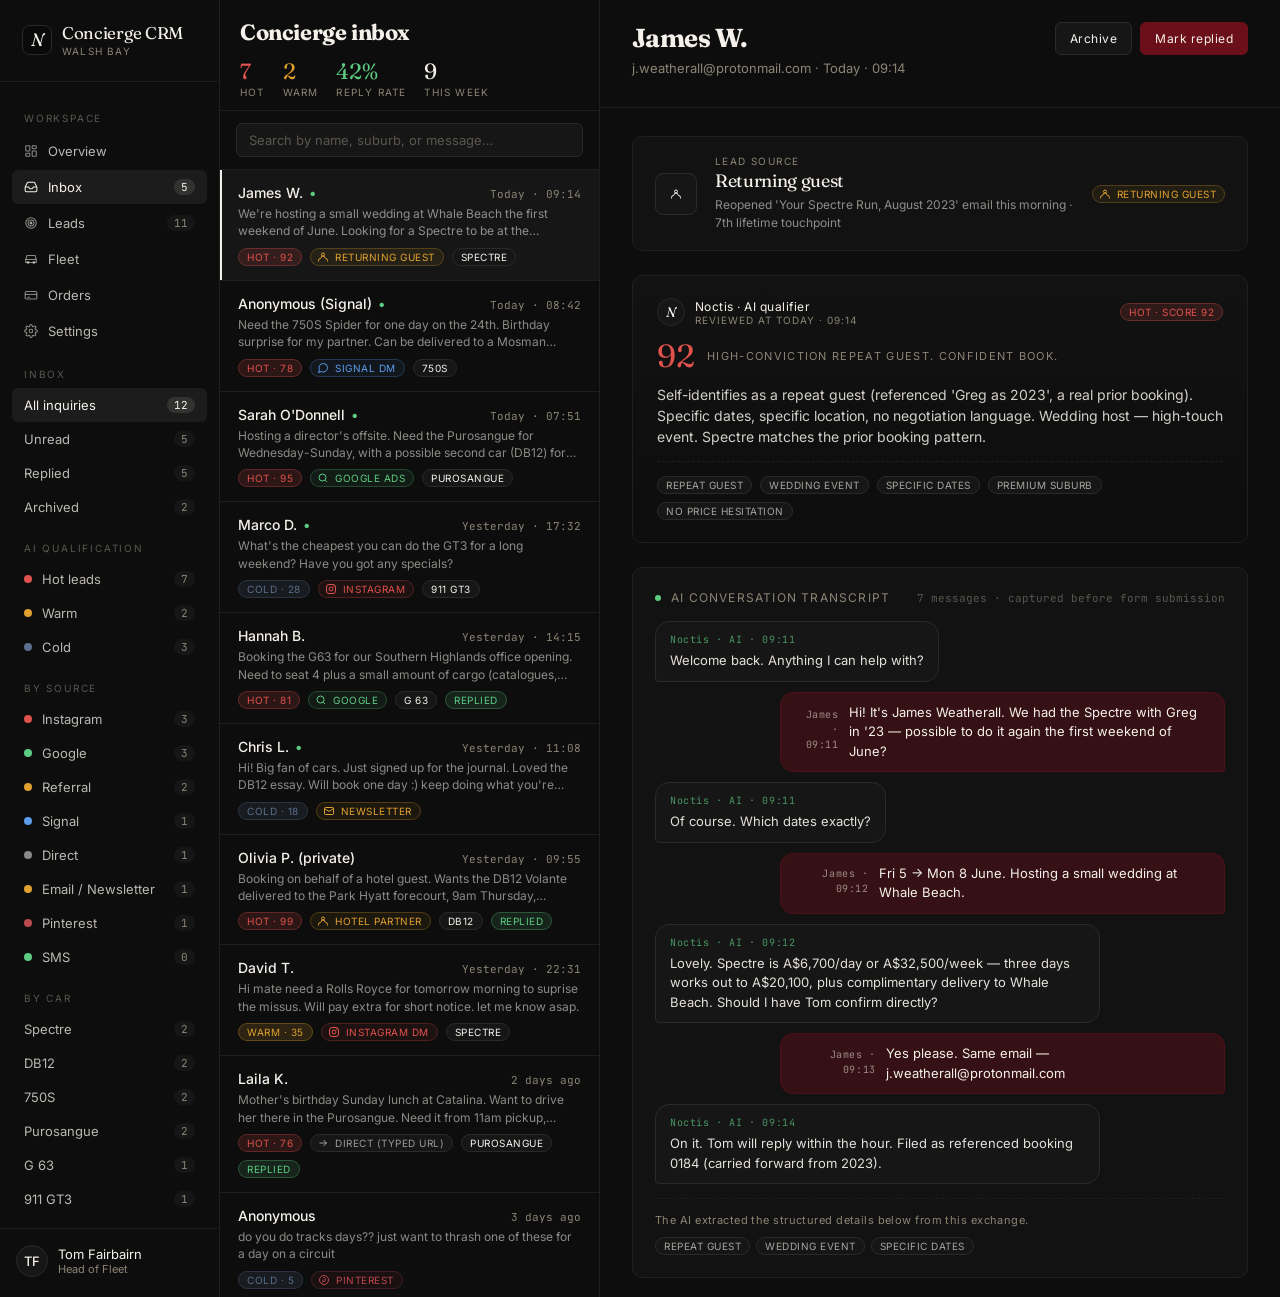
<file: crm/index.html>
<!DOCTYPE html>
<html lang="en">
<head>
<meta charset="UTF-8" />
<meta name="viewport" content="width=device-width, initial-scale=1.0" />
<title>Concierge Inbox · Noctis CRM</title>
<meta name="robots" content="noindex, nofollow" />
<meta name="theme-color" content="#0A0A0A" />
<link rel="icon" type="image/svg+xml" href="data:image/svg+xml,%3Csvg xmlns='http://www.w3.org/2000/svg' viewBox='0 0 64 64'%3E%3Crect width='64' height='64' rx='10' fill='%230A0A0A'/%3E%3Ctext x='50%25' y='50%25' dominant-baseline='central' text-anchor='middle' font-family='Georgia,serif' font-size='42' font-style='italic' fill='%23F5F1EA'%3EN%3C/text%3E%3C/svg%3E" />

<link rel="preconnect" href="https://fonts.googleapis.com" />
<link rel="preconnect" href="https://fonts.gstatic.com" crossorigin />
<link href="https://fonts.googleapis.com/css2?family=Fraunces:ital,opsz,wght@0,9..144,300;0,9..144,400;0,9..144,500;1,9..144,300;1,9..144,400&family=Inter:wght@300;400;500;600;700&family=JetBrains+Mono:wght@400;500&display=swap" rel="stylesheet" />

<style>
:root {
  --ink: #0A0A0A;
  --bg-1: #0d0d0d;
  --bg-2: #121212;
  --bg-3: #161616;
  --bg-4: #1c1c1c;
  --line: #1f1f1f;
  --line-2: #2a2a2a;
  --cream: #F5F1EA;
  --muted: #8C8576;
  --subtle: #5A564F;
  --accent: #6B0F1A;
  --hot: #E0524C;
  --warm: #E0A12F;
  --cold: #5B6F8E;
  --ok: #5DCC83;
}

* { box-sizing: border-box; }
html, body {
  background: var(--ink);
  color: var(--cream);
  margin: 0;
  padding: 0;
  height: 100%;
  font-family: 'Inter', -apple-system, system-ui, sans-serif;
  -webkit-font-smoothing: antialiased;
  font-size: 14px;
}
.font-serif { font-family: 'Fraunces', serif; }
.mono { font-family: 'JetBrains Mono', ui-monospace, monospace; }

a { color: var(--cream); text-decoration: none; }
button { font-family: inherit; cursor: pointer; }
input, textarea, select { font-family: inherit; font-size: inherit; color: inherit; }

/* ----- Layout ----- */
.app {
  display: grid;
  grid-template-columns: 220px 380px 1fr;
  height: 100vh;
}
@media (max-width: 1100px) {
  .app { grid-template-columns: 60px 320px 1fr; }
  .sidebar .lbl { display: none; }
}
@media (max-width: 768px) {
  .app { grid-template-columns: 1fr; grid-template-rows: 60px 1fr; }
  .sidebar { display: none; }
  .inbox { display: none; }
  .app.show-detail .detail { display: flex; }
  .app.show-inbox .inbox { display: flex; }
}

/* ----- Sidebar ----- */
.sidebar {
  background: var(--bg-1);
  border-right: 1px solid var(--line);
  display: flex;
  flex-direction: column;
}
.brand {
  padding: 22px 22px 24px;
  border-bottom: 1px solid var(--line);
  display: flex;
  align-items: center;
  gap: 10px;
}
.brand .mark {
  width: 30px; height: 30px;
  border-radius: 8px;
  background: var(--ink);
  border: 1px solid var(--line-2);
  display: flex; align-items: center; justify-content: center;
  font-family: 'Fraunces', serif; font-style: italic;
  color: var(--cream); font-size: 18px;
}
.brand .label { font-family: 'Fraunces', serif; font-size: 17px; letter-spacing: -0.018em; }
.brand .label small { display: block; font-family: 'Inter', sans-serif; font-size: 10px; letter-spacing: 0.12em; color: var(--muted); text-transform: uppercase; margin-top: 2px; }

.nav {
  padding: 12px 12px;
  display: flex; flex-direction: column; gap: 2px;
}
.nav .group { padding: 18px 12px 8px; font-size: 10px; letter-spacing: 0.18em; text-transform: uppercase; color: var(--subtle); }
.nav button.item {
  background: none;
  border: none;
  color: rgba(245,241,234,0.75);
  text-align: left;
  display: flex; align-items: center; gap: 10px;
  padding: 9px 12px;
  border-radius: 6px;
  font-size: 13px;
  width: 100%;
  transition: background .15s, color .15s;
}
.nav button.item:hover { background: var(--bg-3); color: var(--cream); }
.nav button.item.active { background: var(--bg-4); color: var(--cream); }
.nav button.item .count {
  margin-left: auto; font-family: 'JetBrains Mono', monospace;
  font-size: 11px; color: var(--muted);
  background: var(--bg-3); padding: 1px 7px; border-radius: 10px;
}
.nav button.item.active .count { background: rgba(245,241,234,0.1); color: var(--cream); }
.nav .swatch { width: 8px; height: 8px; border-radius: 50%; flex-shrink: 0; }
.nav .swatch.hot  { background: var(--hot); }
.nav .swatch.warm { background: var(--warm); }
.nav .swatch.cold { background: var(--cold); }

.user {
  margin-top: auto;
  padding: 16px 16px 20px;
  border-top: 1px solid var(--line);
  display: flex; align-items: center; gap: 10px;
}
.user .avatar {
  width: 32px; height: 32px;
  border-radius: 50%;
  background: var(--bg-3);
  border: 1px solid var(--line-2);
  display: flex; align-items: center; justify-content: center;
  color: var(--cream); font-weight: 500; font-size: 13px;
}
.user .info .name { font-size: 13px; color: var(--cream); }
.user .info .role { font-size: 11px; color: var(--muted); }

/* ----- Inbox column ----- */
.inbox {
  background: var(--bg-1);
  border-right: 1px solid var(--line);
  display: flex; flex-direction: column;
  overflow: hidden;
}
.inbox-head {
  padding: 18px 20px 12px;
  border-bottom: 1px solid var(--line);
}
.inbox-head .ttl { font-family: 'Fraunces', serif; font-size: 22px; letter-spacing: -0.018em; margin: 0; }
.inbox-head .stats {
  display: flex; gap: 18px; margin-top: 14px;
}
.inbox-head .stat .n {
  font-family: 'Fraunces', serif; font-size: 22px; line-height: 1;
}
.inbox-head .stat .lbl {
  display: block; font-size: 10px; letter-spacing: 0.12em; text-transform: uppercase;
  color: var(--muted); margin-top: 4px;
}
.inbox-head .stat .n.hot  { color: var(--hot); }
.inbox-head .stat .n.warm { color: var(--warm); }
.inbox-head .stat .n.ok   { color: var(--ok); }

.inbox-search {
  padding: 12px 16px;
  border-bottom: 1px solid var(--line);
}
.inbox-search input {
  width: 100%;
  background: var(--bg-3);
  border: 1px solid var(--line-2);
  border-radius: 6px;
  padding: 8px 12px;
  outline: none;
  font-size: 13px;
  color: var(--cream);
  transition: border-color .2s;
}
.inbox-search input:focus { border-color: rgba(245,241,234,0.3); }
.inbox-search input::placeholder { color: var(--subtle); }

.inbox-list { overflow-y: auto; flex: 1; }
.inbox-item {
  padding: 14px 18px;
  border-bottom: 1px solid var(--line);
  cursor: pointer;
  transition: background .15s;
  position: relative;
}
.inbox-item:hover { background: var(--bg-2); }
.inbox-item.active { background: var(--bg-3); }
.inbox-item.active::before {
  content: ""; position: absolute; left: 0; top: 0; bottom: 0; width: 2px;
  background: var(--cream);
}
.inbox-item .row {
  display: flex; justify-content: space-between; align-items: baseline;
  margin-bottom: 4px;
}
.inbox-item .name { font-weight: 500; font-size: 14px; color: var(--cream); }
.inbox-item .name.unread::after { content: "•"; color: var(--ok); margin-left: 6px; }
.inbox-item .time { font-size: 11px; color: var(--muted); font-family: 'JetBrains Mono', monospace; }
.inbox-item .preview {
  font-size: 12px; color: rgba(245,241,234,0.55);
  line-height: 1.45;
  display: -webkit-box;
  -webkit-line-clamp: 2;
  -webkit-box-orient: vertical;
  overflow: hidden;
  margin-top: 2px;
}
.inbox-item .meta {
  display: flex; gap: 8px; margin-top: 8px; align-items: center; flex-wrap: wrap;
}
.tag {
  font-size: 10px; letter-spacing: 0.05em; text-transform: uppercase;
  padding: 2px 8px; border-radius: 10px;
  background: var(--bg-3); color: rgba(245,241,234,0.65);
  border: 1px solid var(--line-2);
}
.tag.hot   { background: rgba(224,82,76,0.15); color: var(--hot); border-color: rgba(224,82,76,0.3); }
.tag.warm  { background: rgba(224,161,47,0.15); color: var(--warm); border-color: rgba(224,161,47,0.3); }
.tag.cold  { background: rgba(91,111,142,0.15); color: var(--cold); border-color: rgba(91,111,142,0.3); }
.tag.car   { color: var(--cream); border-color: var(--line-2); background: var(--bg-3); }
.tag.ok    { background: rgba(93,204,131,0.12); color: var(--ok); border-color: rgba(93,204,131,0.3); }

/* Source tag/pill — shown per inquiry */
.source-pill {
  display: inline-flex; align-items: center; gap: 6px;
  font-size: 10px; letter-spacing: 0.05em; text-transform: uppercase;
  padding: 2px 8px 2px 6px; border-radius: 10px;
  background: var(--bg-3); color: rgba(245,241,234,0.7);
  border: 1px solid var(--line-2);
}
.source-pill svg { flex-shrink: 0; }
.source-pill[data-channel="instagram"] { color: #E0524C; border-color: rgba(224,82,76,0.25); background: rgba(224,82,76,0.08); }
.source-pill[data-channel="google"]    { color: #5DCC83; border-color: rgba(93,204,131,0.25); background: rgba(93,204,131,0.08); }
.source-pill[data-channel="referral"]  { color: #E0A12F; border-color: rgba(224,161,47,0.25); background: rgba(224,161,47,0.08); }
.source-pill[data-channel="signal"]    { color: #5B9DEB; border-color: rgba(91,157,235,0.25); background: rgba(91,157,235,0.08); }
.source-pill[data-channel="pinterest"] { color: #BB494E; border-color: rgba(187,73,78,0.25); background: rgba(187,73,78,0.08); }
.source-pill[data-channel="sms"]       { color: #5DCC83; border-color: rgba(93,204,131,0.25); background: rgba(93,204,131,0.08); }
.source-pill[data-channel="direct"]    { color: rgba(245,241,234,0.6); }
.source-pill[data-channel="email"]     { color: #E0A12F; border-color: rgba(224,161,47,0.25); background: rgba(224,161,47,0.08); }

/* Source-detail card in the detail pane */
.source-card {
  border: 1px solid var(--line);
  border-radius: 10px;
  background: var(--bg-2);
  padding: 18px 22px;
  display: flex; align-items: center; gap: 18px;
}
.source-card .ico {
  width: 42px; height: 42px; border-radius: 8px;
  background: var(--bg-3); border: 1px solid var(--line-2);
  display: flex; align-items: center; justify-content: center;
  flex-shrink: 0;
}
.source-card .info { flex: 1; min-width: 0; }
.source-card .info .lbl { font-size: 10px; letter-spacing: 0.14em; text-transform: uppercase; color: var(--muted); }
.source-card .info .ch { font-family: 'Fraunces', serif; font-size: 18px; letter-spacing: -0.018em; color: var(--cream); margin-top: 2px; }
.source-card .info .det { font-size: 12px; color: rgba(245,241,234,0.55); margin-top: 4px; line-height: 1.5; }

/* AI conversation transcript */
.transcript {
  border: 1px solid var(--line);
  border-radius: 10px;
  background: var(--bg-2);
  padding: 22px 22px 22px;
}
.transcript .head {
  display: flex; justify-content: space-between; align-items: center;
  margin-bottom: 16px;
}
.transcript .head .ttl {
  display: flex; align-items: center; gap: 10px;
  font-size: 12px; letter-spacing: 0.1em; text-transform: uppercase; color: var(--muted);
}
.transcript .head .ttl::before {
  content: ""; width: 6px; height: 6px; border-radius: 50%;
  background: var(--ok);
  box-shadow: 0 0 0 0 rgba(93,204,131,0.5);
  animation: nc-blink 2.4s ease-out infinite;
}
@keyframes nc-blink { 0%,100% { opacity: 0.35 } 50% { opacity: 1 } }
.transcript .head .meta { font-size: 11px; color: var(--subtle); font-family: 'JetBrains Mono', monospace; }

.transcript .feed { display: flex; flex-direction: column; gap: 10px; }
.transcript .bubble {
  max-width: 78%;
  padding: 10px 14px;
  font-size: 13px;
  line-height: 1.5;
  border-radius: 14px;
}
.transcript .bubble .t {
  display: block;
  font-size: 10px;
  letter-spacing: 0.06em;
  margin-bottom: 4px;
  color: var(--subtle);
  font-family: 'JetBrains Mono', monospace;
}
.transcript .bubble.bot {
  align-self: flex-start;
  background: var(--bg-3);
  border: 1px solid var(--line-2);
  border-bottom-left-radius: 4px;
  color: rgba(245,241,234,0.92);
}
.transcript .bubble.bot .t { color: rgba(93,204,131,0.7); }
.transcript .bubble.user {
  align-self: flex-end;
  background: rgba(107,15,26,0.4);
  border: 1px solid rgba(107,15,26,0.5);
  border-bottom-right-radius: 4px;
  color: var(--cream);
}
.transcript .bubble.user .t { color: rgba(245,241,234,0.55); text-align: right; }

.transcript .foot {
  margin-top: 14px; padding-top: 14px;
  border-top: 1px dashed var(--line);
  display: flex; justify-content: space-between; align-items: center;
  flex-wrap: wrap; gap: 10px;
  font-size: 11px; color: var(--muted); letter-spacing: 0.04em;
}
.transcript .foot .extracted { display: flex; gap: 6px; flex-wrap: wrap; }

/* ----- Detail pane ----- */
.detail {
  display: flex; flex-direction: column;
  background: var(--bg-1);
  overflow: hidden;
}
.detail-head {
  padding: 22px 32px 18px;
  border-bottom: 1px solid var(--line);
  display: flex; justify-content: space-between; align-items: flex-start; gap: 24px;
}
.detail-head .lhs h2 {
  font-family: 'Fraunces', serif; font-size: 26px; letter-spacing: -0.022em; margin: 0;
}
.detail-head .lhs .sub {
  margin-top: 6px; color: var(--muted); font-size: 13px;
}
.detail-head .actions { display: flex; gap: 8px; }
.btn {
  background: var(--bg-3); border: 1px solid var(--line-2); color: var(--cream);
  font-size: 12px; padding: 8px 14px; border-radius: 6px; letter-spacing: 0.04em;
  transition: background .15s, border .15s;
}
.btn:hover { background: var(--bg-4); border-color: rgba(245,241,234,0.25); }
.btn.primary { background: var(--accent); border-color: var(--accent); color: var(--cream); }
.btn.primary:hover { background: #821426; border-color: #821426; }

.detail-body { flex: 1; overflow-y: auto; padding: 28px 32px 100px; display: grid; grid-template-columns: 1fr; gap: 24px; }

/* AI qualification card */
.ai-card {
  border: 1px solid var(--line);
  border-radius: 10px;
  background: linear-gradient(180deg, var(--bg-2), var(--bg-1));
  padding: 22px 24px;
}
.ai-card .head { display: flex; justify-content: space-between; align-items: center; margin-bottom: 14px; }
.ai-card .head .who { display: flex; align-items: center; gap: 10px; }
.ai-card .head .av {
  width: 28px; height: 28px; border-radius: 50%; background: var(--bg-3);
  border: 1px solid var(--line-2); display: flex; align-items: center; justify-content: center;
  font-family: 'Fraunces', serif; font-style: italic; font-size: 14px;
}
.ai-card .head .who .name { font-size: 12px; letter-spacing: 0.04em; }
.ai-card .head .who .role { font-size: 10px; color: var(--muted); letter-spacing: 0.1em; text-transform: uppercase; }
.ai-card .verdict { display: flex; align-items: center; gap: 12px; margin-bottom: 12px; }
.ai-card .verdict .score {
  font-family: 'Fraunces', serif; font-size: 32px; line-height: 1;
}
.ai-card .verdict .score.hot  { color: var(--hot); }
.ai-card .verdict .score.warm { color: var(--warm); }
.ai-card .verdict .score.cold { color: var(--cold); }
.ai-card .verdict .label {
  font-size: 11px; letter-spacing: 0.12em; text-transform: uppercase; color: var(--muted);
}
.ai-card p { margin: 0 0 12px; line-height: 1.5; color: rgba(245,241,234,0.85); font-size: 14px; }
.ai-card ul { margin: 6px 0 0; padding-left: 20px; color: rgba(245,241,234,0.7); font-size: 13px; line-height: 1.7; }
.ai-card .signals {
  margin-top: 14px; display: flex; gap: 8px; flex-wrap: wrap;
  border-top: 1px dashed var(--line); padding-top: 14px;
}

/* Original message */
.message {
  border: 1px solid var(--line);
  border-radius: 10px;
  background: var(--bg-2);
  padding: 22px 24px;
}
.message .head { display: flex; justify-content: space-between; align-items: baseline; margin-bottom: 16px; }
.message .from { font-family: 'Fraunces', serif; font-size: 18px; }
.message .from small { display: block; font-family: 'Inter', sans-serif; color: var(--muted); font-size: 12px; margin-top: 2px; }
.message .ts { color: var(--muted); font-size: 12px; font-family: 'JetBrains Mono', monospace; }
.message .grid {
  display: grid; grid-template-columns: 110px 1fr; gap: 8px 20px;
  margin-bottom: 18px;
}
.message .grid dt { color: var(--muted); font-size: 11px; letter-spacing: 0.12em; text-transform: uppercase; align-self: center; }
.message .grid dd { margin: 0; color: var(--cream); font-size: 13px; }
.message .body {
  border-top: 1px solid var(--line);
  padding-top: 16px;
  font-size: 14px;
  line-height: 1.65;
  color: rgba(245,241,234,0.88);
  white-space: pre-wrap;
}

/* Suggested reply */
.reply-card {
  border: 1px solid var(--line);
  border-radius: 10px;
  background: var(--bg-2);
  padding: 22px 24px;
}
.reply-card .head { display: flex; justify-content: space-between; align-items: center; margin-bottom: 12px; }
.reply-card .head .ttl { font-size: 12px; letter-spacing: 0.1em; text-transform: uppercase; color: var(--muted); }
.reply-card textarea {
  width: 100%;
  background: var(--bg-1);
  border: 1px solid var(--line-2);
  border-radius: 8px;
  padding: 14px;
  color: var(--cream);
  font-size: 14px;
  line-height: 1.55;
  resize: vertical;
  min-height: 160px;
  outline: none;
  font-family: inherit;
}
.reply-card textarea:focus { border-color: rgba(245,241,234,0.3); }
.reply-card .footer {
  margin-top: 12px; display: flex; justify-content: space-between; align-items: center; gap: 12px;
}
.reply-card .footer .left { color: var(--muted); font-size: 11px; letter-spacing: 0.04em; }

/* Empty state */
.empty {
  flex: 1; display: flex; flex-direction: column; align-items: center; justify-content: center; padding: 48px;
  color: var(--muted); text-align: center;
}
.empty .icon { font-family: 'Fraunces', serif; font-style: italic; font-size: 48px; color: var(--bg-4); margin-bottom: 14px; }
.empty h3 { font-family: 'Fraunces', serif; font-size: 20px; color: var(--cream); margin: 0 0 6px; font-weight: 500; }
.empty p { font-size: 13px; margin: 0; max-width: 36ch; line-height: 1.6; }

/* Scroll polish */
.inbox-list::-webkit-scrollbar, .detail-body::-webkit-scrollbar,
.page-body::-webkit-scrollbar, .kanban-col-body::-webkit-scrollbar { width: 6px; }
.inbox-list::-webkit-scrollbar-thumb, .detail-body::-webkit-scrollbar-thumb,
.page-body::-webkit-scrollbar-thumb, .kanban-col-body::-webkit-scrollbar-thumb { background: var(--bg-4); border-radius: 3px; }

/* ============================================================
   View switching — multi-view dashboard
   ============================================================ */
.app[data-view="inbox"]    { grid-template-columns: 220px 380px 1fr; }
.app[data-view="overview"],
.app[data-view="leads"],
.app[data-view="inventory"],
.app[data-view="orders"],
.app[data-view="settings"] { grid-template-columns: 220px 1fr; }
@media (max-width: 1100px) {
  .app[data-view="inbox"]    { grid-template-columns: 60px 320px 1fr; }
  .app[data-view="overview"],
  .app[data-view="leads"],
  .app[data-view="inventory"],
  .app[data-view="orders"],
  .app[data-view="settings"] { grid-template-columns: 60px 1fr; }
}
.app[data-view="inbox"] .page { display: none; }
.app:not([data-view="inbox"]) .inbox,
.app:not([data-view="inbox"]) .detail { display: none; }
.page { display: none; flex-direction: column; background: var(--bg-1); overflow: hidden; }
.app[data-view="overview"] #page-overview,
.app[data-view="leads"] #page-leads,
.app[data-view="inventory"] #page-inventory,
.app[data-view="orders"] #page-orders,
.app[data-view="settings"] #page-settings { display: flex; }

.app:not([data-view="inbox"]) .nav-inbox-filters { display: none; }

.nav .item .ico-svg {
  width: 14px; height: 14px; flex-shrink: 0;
  display: inline-flex; align-items: center; justify-content: center;
  color: rgba(245,241,234,0.55);
}
.nav .item:hover .ico-svg, .nav .item.active .ico-svg { color: var(--cream); }

/* Generic page header */
.page-head {
  padding: 22px 32px 18px;
  border-bottom: 1px solid var(--line);
  display: flex; justify-content: space-between; align-items: flex-end;
  gap: 24px; flex-wrap: wrap;
}
.page-head h1 { font-family: 'Fraunces', serif; font-size: 26px; letter-spacing: -0.022em; margin: 0; }
.page-head .sub { color: var(--muted); font-size: 13px; margin-top: 4px; }
.page-head .actions { display: flex; gap: 8px; }
.page-body { flex: 1; overflow-y: auto; padding: 28px 32px 60px; }

/* KPI cards */
.kpi-grid {
  display: grid; grid-template-columns: repeat(4, minmax(0, 1fr));
  gap: 14px; margin-bottom: 24px;
}
@media (max-width: 1280px) { .kpi-grid { grid-template-columns: repeat(2, 1fr); } }
.kpi-card {
  border: 1px solid var(--line);
  border-radius: 10px;
  background: var(--bg-2);
  padding: 18px 20px;
}
.kpi-card .lbl { font-size: 10px; letter-spacing: 0.14em; text-transform: uppercase; color: var(--muted); }
.kpi-card .val { font-family: 'Fraunces', serif; font-size: 32px; line-height: 1; margin-top: 8px; letter-spacing: -0.018em; }
.kpi-card .trend { font-size: 12px; margin-top: 8px; color: var(--muted); }
.kpi-card .trend.up { color: var(--ok); }
.kpi-card .trend.down { color: var(--hot); }

/* Section cards */
.section-card {
  border: 1px solid var(--line);
  border-radius: 10px;
  background: var(--bg-2);
  padding: 20px 24px;
  margin-bottom: 18px;
}
.section-card .head {
  display: flex; justify-content: space-between; align-items: baseline;
  margin-bottom: 14px; gap: 12px; flex-wrap: wrap;
}
.section-card .head h3 { font-family: 'Fraunces', serif; font-size: 17px; margin: 0; letter-spacing: -0.012em; }
.section-card .head .sub { font-size: 12px; color: var(--muted); }

.two-col { display: grid; grid-template-columns: 2fr 1fr; gap: 18px; }
@media (max-width: 1100px) { .two-col { grid-template-columns: 1fr; } }

/* Pipeline bars */
.pipeline-row {
  display: grid; grid-template-columns: 160px 1fr 50px;
  gap: 12px; align-items: center; padding: 8px 0;
  font-size: 13px;
}
.pipeline-row .lbl-stage { color: var(--cream); }
.pipeline-row .bar { height: 6px; border-radius: 3px; background: var(--bg-3); overflow: hidden; }
.pipeline-row .bar > span { display: block; height: 100%; background: var(--cream); }
.pipeline-row .num { font-family: 'JetBrains Mono', monospace; font-size: 12px; color: var(--muted); text-align: right; }
.pipeline-row.hot  .bar > span { background: var(--hot); }
.pipeline-row.warm .bar > span { background: var(--warm); }
.pipeline-row.ok   .bar > span { background: var(--ok); }
.pipeline-row.cold .bar > span { background: var(--cold); }

/* Activity rows */
.activity-row {
  display: grid; grid-template-columns: 1fr auto auto;
  gap: 16px; align-items: center;
  padding: 12px 0; border-bottom: 1px dashed var(--line);
  font-size: 13px;
}
.activity-row:last-child { border-bottom: none; }
.activity-row .who { color: var(--cream); }
.activity-row .what { color: var(--muted); font-size: 12px; margin-top: 2px; }
.activity-row .amt { font-family: 'JetBrains Mono', monospace; color: var(--ok); font-size: 13px; }
.activity-row .when { color: var(--subtle); font-size: 11px; font-family: 'JetBrains Mono', monospace; }

/* Kanban */
.kanban {
  display: grid;
  grid-template-columns: repeat(6, minmax(220px, 1fr));
  gap: 12px;
  min-height: 70vh;
}
@media (max-width: 1500px) { .kanban { grid-template-columns: repeat(3, minmax(220px, 1fr)); } }
@media (max-width: 900px)  { .kanban { grid-template-columns: repeat(2, minmax(220px, 1fr)); } }
.kanban-col {
  background: var(--bg-2);
  border: 1px solid var(--line);
  border-radius: 10px;
  display: flex; flex-direction: column;
  min-height: 320px;
  overflow: hidden;
}
.kanban-col-head {
  padding: 12px 14px;
  border-bottom: 1px solid var(--line);
  display: flex; justify-content: space-between; align-items: center;
}
.kanban-col-head .name { font-size: 10px; letter-spacing: 0.14em; text-transform: uppercase; color: var(--cream); }
.kanban-col-head .name::before { content: ""; display: inline-block; width: 6px; height: 6px; border-radius: 50%; margin-right: 8px; vertical-align: middle; background: var(--muted); }
.kanban-col[data-stage="new"]       .name::before { background: rgba(245,241,234,0.5); }
.kanban-col[data-stage="qualified"] .name::before { background: var(--warm); }
.kanban-col[data-stage="quoted"]    .name::before { background: var(--warm); }
.kanban-col[data-stage="awaiting"]  .name::before { background: var(--hot); }
.kanban-col[data-stage="paid"]      .name::before { background: var(--ok); }
.kanban-col[data-stage="lost"]      .name::before { background: var(--cold); }
.kanban-col-head .n {
  font-family: 'JetBrains Mono', monospace; font-size: 11px;
  color: var(--muted); background: var(--bg-3);
  padding: 1px 7px; border-radius: 10px;
}
.kanban-col-body { padding: 10px; display: flex; flex-direction: column; gap: 8px; overflow-y: auto; flex: 1; }
.kanban-card {
  background: var(--bg-3);
  border: 1px solid var(--line-2);
  border-radius: 8px;
  padding: 12px 14px;
  font-size: 12px;
  cursor: pointer;
  transition: background .15s, border-color .15s, transform .15s;
}
.kanban-card:hover { background: var(--bg-4); border-color: rgba(245,241,234,0.2); transform: translateY(-1px); }
.kanban-card .name { color: var(--cream); font-size: 13px; font-weight: 500; }
.kanban-card .meta { color: var(--muted); font-size: 11px; margin-top: 4px; }
.kanban-card .row { display: flex; justify-content: space-between; align-items: center; margin-top: 10px; gap: 8px; }
.kanban-card .amt { font-family: 'JetBrains Mono', monospace; color: var(--cream); font-size: 12px; }
.kanban-card .ai-pip {
  font-size: 10px; letter-spacing: 0.04em; padding: 1px 7px; border-radius: 10px;
  border: 1px solid var(--line-2); color: var(--muted); background: var(--bg-2);
}
.kanban-card .ai-pip.hot  { color: var(--hot);  border-color: rgba(224,82,76,0.3); background: rgba(224,82,76,0.1); }
.kanban-card .ai-pip.warm { color: var(--warm); border-color: rgba(224,161,47,0.3); background: rgba(224,161,47,0.1); }
.kanban-card .ai-pip.cold { color: var(--cold); border-color: rgba(91,111,142,0.3); background: rgba(91,111,142,0.1); }

/* Inventory grid */
.inv-grid {
  display: grid;
  grid-template-columns: repeat(auto-fill, minmax(300px, 1fr));
  gap: 16px;
}
.inv-card {
  border: 1px solid var(--line);
  border-radius: 10px;
  background: var(--bg-2);
  overflow: hidden;
  display: flex; flex-direction: column;
  transition: border-color .15s;
}
.inv-card:hover { border-color: rgba(245,241,234,0.2); }
.inv-card .img {
  aspect-ratio: 16 / 10;
  background: var(--bg-3);
  background-size: cover; background-position: center;
  border-bottom: 1px solid var(--line);
}
.inv-card .body { padding: 16px 20px 18px; }
.inv-card h4 { font-family: 'Fraunces', serif; font-size: 18px; margin: 0; letter-spacing: -0.012em; }
.inv-card .sub { color: var(--muted); font-size: 12px; margin-top: 2px; }
.inv-card .rates {
  display: flex; gap: 18px; margin-top: 14px; padding-top: 14px;
  border-top: 1px dashed var(--line);
}
.inv-card .rate .v { font-family: 'JetBrains Mono', monospace; color: var(--cream); font-size: 13px; }
.inv-card .rate .l { color: var(--subtle); font-size: 10px; letter-spacing: 0.08em; text-transform: uppercase; margin-top: 2px; }
.inv-card .foot {
  display: flex; justify-content: space-between; align-items: center;
  margin-top: 14px; padding-top: 14px; border-top: 1px dashed var(--line);
}
.status-dot {
  display: inline-flex; align-items: center; gap: 7px;
  font-size: 11px; color: var(--muted);
}
.status-dot::before { content: ""; width: 6px; height: 6px; border-radius: 50%; background: var(--muted); }
.status-dot.ok::before   { background: var(--ok); }
.status-dot.warm::before { background: var(--warm); }
.status-dot.hot::before  { background: var(--hot); }

/* Tables */
.tbl {
  width: 100%; border-collapse: collapse;
  font-size: 13px;
}
.tbl thead th {
  text-align: left; font-size: 10px; letter-spacing: 0.12em;
  text-transform: uppercase; color: var(--muted);
  padding: 10px 14px; border-bottom: 1px solid var(--line);
  font-weight: 500;
}
.tbl tbody td {
  padding: 13px 14px;
  border-bottom: 1px solid var(--line);
  color: rgba(245,241,234,0.85);
}
.tbl tbody tr { cursor: pointer; transition: background .12s; }
.tbl tbody tr:hover { background: var(--bg-2); }
.tbl .amt { font-family: 'JetBrains Mono', monospace; color: var(--cream); }
.tbl .when { color: var(--muted); font-size: 12px; font-family: 'JetBrains Mono', monospace; }
.tbl-wrap { background: var(--bg-2); border: 1px solid var(--line); border-radius: 10px; overflow: hidden; }

/* Filter chips */
.filter-chips { display: flex; gap: 6px; margin-bottom: 14px; flex-wrap: wrap; }
.chip {
  background: var(--bg-3);
  border: 1px solid var(--line-2);
  border-radius: 6px;
  padding: 6px 12px;
  font-size: 12px; color: rgba(245,241,234,0.7);
  cursor: pointer; letter-spacing: 0.04em;
  transition: background .15s, border-color .15s;
}
.chip:hover { background: var(--bg-4); }
.chip.active { background: var(--bg-4); color: var(--cream); border-color: rgba(245,241,234,0.3); }

/* Settings */
.settings-grid { display: grid; grid-template-columns: 1fr 1fr; gap: 18px; }
@media (max-width: 1100px) { .settings-grid { grid-template-columns: 1fr; } }
.field { margin-bottom: 14px; }
.field label { display: block; font-size: 11px; color: var(--muted); letter-spacing: 0.08em; text-transform: uppercase; margin-bottom: 6px; }
.field input[type="text"], .field input[type="email"], .field textarea {
  width: 100%;
  background: var(--bg-1);
  border: 1px solid var(--line-2);
  border-radius: 6px;
  padding: 10px 12px;
  font-size: 13px;
  color: var(--cream);
  outline: none;
  font-family: inherit;
}
.field input:focus, .field textarea:focus { border-color: rgba(245,241,234,0.3); }
.field textarea { resize: vertical; min-height: 80px; line-height: 1.6; }
.field .hint { font-size: 11px; color: var(--subtle); margin-top: 6px; }

.toggle-row {
  display: flex; align-items: center; justify-content: space-between;
  padding: 12px 0; border-bottom: 1px dashed var(--line); gap: 16px;
}
.toggle-row:last-child { border-bottom: none; }
.toggle-row .lbl { font-size: 13px; color: var(--cream); }
.toggle-row .desc { font-size: 11px; color: var(--muted); margin-top: 2px; line-height: 1.5; }

.toggle {
  appearance: none; -webkit-appearance: none;
  width: 36px; height: 20px;
  background: var(--bg-3);
  border: 1px solid var(--line-2);
  border-radius: 12px;
  position: relative;
  cursor: pointer; flex-shrink: 0;
  transition: background .2s;
}
.toggle::after {
  content: ""; position: absolute; left: 2px; top: 1px;
  width: 14px; height: 14px;
  background: var(--cream); border-radius: 50%;
  transition: transform .2s;
}
.toggle:checked { background: var(--accent); border-color: var(--accent); }
.toggle:checked::after { transform: translateX(16px); }

.connected-card {
  display: flex; align-items: center; gap: 14px;
  padding: 14px 16px;
  background: var(--bg-1);
  border: 1px solid var(--line-2);
  border-radius: 8px;
  margin-bottom: 14px;
}
.connected-card .ico {
  width: 38px; height: 38px;
  border-radius: 8px;
  background: var(--bg-3);
  border: 1px solid var(--line-2);
  display: flex; align-items: center; justify-content: center;
  flex-shrink: 0;
  color: var(--cream);
}
.connected-card .info { flex: 1; min-width: 0; }
.connected-card .ttl { font-size: 13px; color: var(--cream); }
.connected-card .meta { font-size: 11px; color: var(--muted); margin-top: 2px; }
.connected-card .ok-badge {
  font-size: 10px; letter-spacing: 0.08em; text-transform: uppercase;
  padding: 3px 8px; border-radius: 10px;
  background: rgba(93,204,131,0.12);
  color: var(--ok);
  border: 1px solid rgba(93,204,131,0.3);
  flex-shrink: 0;
}

/* Status pill (orders) */
.status-pill {
  display: inline-block; font-size: 10px; letter-spacing: 0.08em;
  text-transform: uppercase; padding: 3px 8px; border-radius: 10px;
  border: 1px solid var(--line-2); background: var(--bg-3); color: var(--muted);
}
.status-pill.paid     { color: var(--ok);   background: rgba(93,204,131,0.1);  border-color: rgba(93,204,131,0.3); }
.status-pill.awaiting { color: var(--warm); background: rgba(224,161,47,0.1);  border-color: rgba(224,161,47,0.3); }
.status-pill.cancelled{ color: var(--cold); background: rgba(91,111,142,0.1);  border-color: rgba(91,111,142,0.3); }
</style>
</head>
<body>

<div class="app" id="app" data-view="inbox">
  <!-- ===================== Sidebar ===================== -->
  <aside class="sidebar">
    <div class="brand">
      <div class="mark">N</div>
      <div class="label">
        Concierge CRM
        <small>Walsh Bay</small>
      </div>
    </div>
    <nav class="nav">
      <div class="group"><span class="lbl">Workspace</span></div>
      <button class="item view-btn" data-view="overview">
        <span class="ico-svg"><svg width="14" height="14" viewBox="0 0 24 24" fill="none" stroke="currentColor" stroke-width="1.8"><rect x="3" y="3" width="7" height="9" rx="1"/><rect x="14" y="3" width="7" height="5" rx="1"/><rect x="14" y="12" width="7" height="9" rx="1"/><rect x="3" y="16" width="7" height="5" rx="1"/></svg></span>
        <span class="lbl">Overview</span>
      </button>
      <button class="item view-btn active" data-view="inbox">
        <span class="ico-svg"><svg width="14" height="14" viewBox="0 0 24 24" fill="none" stroke="currentColor" stroke-width="1.8"><path d="M22 12h-6l-2 3h-4l-2-3H2"/><path d="M5.45 5.11 2 12v6a2 2 0 0 0 2 2h16a2 2 0 0 0 2-2v-6l-3.45-6.89A2 2 0 0 0 16.76 4H7.24a2 2 0 0 0-1.79 1.11z"/></svg></span>
        <span class="lbl">Inbox</span>
        <span class="count" id="count-inbox-total">0</span>
      </button>
      <button class="item view-btn" data-view="leads">
        <span class="ico-svg"><svg width="14" height="14" viewBox="0 0 24 24" fill="none" stroke="currentColor" stroke-width="1.8"><circle cx="12" cy="12" r="9"/><circle cx="12" cy="12" r="5"/><circle cx="12" cy="12" r="1.5" fill="currentColor"/></svg></span>
        <span class="lbl">Leads</span>
        <span class="count" id="count-leads-total">0</span>
      </button>
      <button class="item view-btn" data-view="inventory">
        <span class="ico-svg"><svg width="14" height="14" viewBox="0 0 24 24" fill="none" stroke="currentColor" stroke-width="1.8"><path d="M3 13h18l-2-7H5l-2 7z"/><path d="M3 13v5h18v-5"/><circle cx="7" cy="18" r="1.5"/><circle cx="17" cy="18" r="1.5"/></svg></span>
        <span class="lbl">Fleet</span>
      </button>
      <button class="item view-btn" data-view="orders">
        <span class="ico-svg"><svg width="14" height="14" viewBox="0 0 24 24" fill="none" stroke="currentColor" stroke-width="1.8"><rect x="2" y="6" width="20" height="13" rx="2"/><path d="M2 11h20"/><path d="M6 16h4"/></svg></span>
        <span class="lbl">Orders</span>
      </button>
      <button class="item view-btn" data-view="settings">
        <span class="ico-svg"><svg width="14" height="14" viewBox="0 0 24 24" fill="none" stroke="currentColor" stroke-width="1.8"><circle cx="12" cy="12" r="3"/><path d="M19.4 15a1.7 1.7 0 0 0 .3 1.8l.1.1a2 2 0 0 1-2.8 2.8l-.1-.1a1.7 1.7 0 0 0-1.8-.3 1.7 1.7 0 0 0-1 1.5V21a2 2 0 1 1-4 0v-.1a1.7 1.7 0 0 0-1-1.5 1.7 1.7 0 0 0-1.8.3l-.1.1a2 2 0 1 1-2.8-2.8l.1-.1a1.7 1.7 0 0 0 .3-1.8 1.7 1.7 0 0 0-1.5-1H3a2 2 0 1 1 0-4h.1a1.7 1.7 0 0 0 1.5-1 1.7 1.7 0 0 0-.3-1.8l-.1-.1a2 2 0 1 1 2.8-2.8l.1.1a1.7 1.7 0 0 0 1.8.3h0a1.7 1.7 0 0 0 1-1.5V3a2 2 0 1 1 4 0v.1a1.7 1.7 0 0 0 1 1.5 1.7 1.7 0 0 0 1.8-.3l.1-.1a2 2 0 1 1 2.8 2.8l-.1.1a1.7 1.7 0 0 0-.3 1.8v0a1.7 1.7 0 0 0 1.5 1H21a2 2 0 1 1 0 4h-.1a1.7 1.7 0 0 0-1.5 1z"/></svg></span>
        <span class="lbl">Settings</span>
      </button>

      <div class="nav-inbox-filters">
      <div class="group"><span class="lbl">Inbox</span></div>
      <button class="item active" data-filter="all">
        <span class="lbl">All inquiries</span>
        <span class="count" id="count-all">0</span>
      </button>
      <button class="item" data-filter="new">
        <span class="lbl">Unread</span>
        <span class="count" id="count-new">0</span>
      </button>
      <button class="item" data-filter="replied">
        <span class="lbl">Replied</span>
        <span class="count" id="count-replied">0</span>
      </button>
      <button class="item" data-filter="archived">
        <span class="lbl">Archived</span>
        <span class="count" id="count-archived">0</span>
      </button>

      <div class="group"><span class="lbl">AI qualification</span></div>
      <button class="item" data-filter="hot">
        <span class="swatch hot"></span>
        <span class="lbl">Hot leads</span>
        <span class="count" id="count-hot">0</span>
      </button>
      <button class="item" data-filter="warm">
        <span class="swatch warm"></span>
        <span class="lbl">Warm</span>
        <span class="count" id="count-warm">0</span>
      </button>
      <button class="item" data-filter="cold">
        <span class="swatch cold"></span>
        <span class="lbl">Cold</span>
        <span class="count" id="count-cold">0</span>
      </button>

      <div class="group"><span class="lbl">By source</span></div>
      <button class="item" data-filter="src:instagram">
        <span class="swatch" style="background:#E0524C"></span>
        <span class="lbl">Instagram</span><span class="count" id="count-src-instagram">0</span>
      </button>
      <button class="item" data-filter="src:google">
        <span class="swatch" style="background:#5DCC83"></span>
        <span class="lbl">Google</span><span class="count" id="count-src-google">0</span>
      </button>
      <button class="item" data-filter="src:referral">
        <span class="swatch" style="background:#E0A12F"></span>
        <span class="lbl">Referral</span><span class="count" id="count-src-referral">0</span>
      </button>
      <button class="item" data-filter="src:signal">
        <span class="swatch" style="background:#5B9DEB"></span>
        <span class="lbl">Signal</span><span class="count" id="count-src-signal">0</span>
      </button>
      <button class="item" data-filter="src:direct">
        <span class="swatch" style="background:#888"></span>
        <span class="lbl">Direct</span><span class="count" id="count-src-direct">0</span>
      </button>
      <button class="item" data-filter="src:email">
        <span class="swatch" style="background:#E0A12F"></span>
        <span class="lbl">Email / Newsletter</span><span class="count" id="count-src-email">0</span>
      </button>
      <button class="item" data-filter="src:pinterest">
        <span class="swatch" style="background:#BB494E"></span>
        <span class="lbl">Pinterest</span><span class="count" id="count-src-pinterest">0</span>
      </button>
      <button class="item" data-filter="src:sms">
        <span class="swatch" style="background:#5DCC83"></span>
        <span class="lbl">SMS</span><span class="count" id="count-src-sms">0</span>
      </button>

      <div class="group"><span class="lbl">By car</span></div>
      <button class="item" data-filter="car:spectre">
        <span class="lbl">Spectre</span><span class="count" id="count-spectre">0</span>
      </button>
      <button class="item" data-filter="car:db12">
        <span class="lbl">DB12</span><span class="count" id="count-db12">0</span>
      </button>
      <button class="item" data-filter="car:750s">
        <span class="lbl">750S</span><span class="count" id="count-750s">0</span>
      </button>
      <button class="item" data-filter="car:purosangue">
        <span class="lbl">Purosangue</span><span class="count" id="count-purosangue">0</span>
      </button>
      <button class="item" data-filter="car:g63">
        <span class="lbl">G 63</span><span class="count" id="count-g63">0</span>
      </button>
      <button class="item" data-filter="car:911">
        <span class="lbl">911 GT3</span><span class="count" id="count-911">0</span>
      </button>
      </div><!-- /.nav-inbox-filters -->
    </nav>

    <div class="user">
      <div class="avatar">TF</div>
      <div class="info">
        <div class="name">Tom Fairbairn</div>
        <div class="role">Head of Fleet</div>
      </div>
    </div>
  </aside>

  <!-- ===================== Inbox column ===================== -->
  <section class="inbox" id="inbox">
    <div class="inbox-head">
      <h1 class="ttl">Concierge inbox</h1>
      <div class="stats">
        <div class="stat"><span class="n hot" id="stat-hot">0</span><span class="lbl">Hot</span></div>
        <div class="stat"><span class="n warm" id="stat-warm">0</span><span class="lbl">Warm</span></div>
        <div class="stat"><span class="n ok" id="stat-conv">0%</span><span class="lbl">Reply rate</span></div>
        <div class="stat"><span class="n" id="stat-week">0</span><span class="lbl">This week</span></div>
      </div>
    </div>
    <div class="inbox-search">
      <input type="search" id="search" placeholder="Search by name, suburb, or message…" />
    </div>
    <div class="inbox-list" id="list"></div>
  </section>

  <!-- ===================== Detail pane ===================== -->
  <section class="detail" id="detail">
    <div class="empty">
      <div class="icon">N</div>
      <h3>Select an inquiry</h3>
      <p>Choose a message from the inbox to see the AI qualification, full details, and a draft reply.</p>
    </div>
  </section>

  <!-- ===================== Overview ===================== -->
  <main class="page" id="page-overview">
    <div class="page-head">
      <div>
        <h1>Overview</h1>
        <div class="sub">Walsh Bay · Last 7 days</div>
      </div>
      <div class="actions">
        <button class="btn">Export</button>
        <button class="btn primary">New booking</button>
      </div>
    </div>
    <div class="page-body" id="overview-body"></div>
  </main>

  <!-- ===================== Leads (kanban) ===================== -->
  <main class="page" id="page-leads">
    <div class="page-head">
      <div>
        <h1>Leads</h1>
        <div class="sub">Drag a card to move it across stages — every card is a real DM thread.</div>
      </div>
      <div class="actions">
        <button class="btn">Filter</button>
        <button class="btn primary">+ Add lead</button>
      </div>
    </div>
    <div class="page-body" id="leads-body"></div>
  </main>

  <!-- ===================== Inventory (Fleet) ===================== -->
  <main class="page" id="page-inventory">
    <div class="page-head">
      <div>
        <h1>Fleet</h1>
        <div class="sub">6 vehicles · A$13,200 average daily yield</div>
      </div>
      <div class="actions">
        <button class="btn">Calendar view</button>
        <button class="btn primary">+ Add vehicle</button>
      </div>
    </div>
    <div class="page-body" id="inventory-body"></div>
  </main>

  <!-- ===================== Orders ===================== -->
  <main class="page" id="page-orders">
    <div class="page-head">
      <div>
        <h1>Orders</h1>
        <div class="sub">Closed deals and outstanding payments.</div>
      </div>
      <div class="actions">
        <button class="btn">Export CSV</button>
      </div>
    </div>
    <div class="page-body" id="orders-body"></div>
  </main>

  <!-- ===================== Settings ===================== -->
  <main class="page" id="page-settings">
    <div class="page-head">
      <div>
        <h1>Settings</h1>
        <div class="sub">Connections, payments, and AI behaviour.</div>
      </div>
      <div class="actions">
        <button class="btn primary">Save changes</button>
      </div>
    </div>
    <div class="page-body" id="settings-body"></div>
  </main>
</div>

<script>
/* ============================================================
   Mock data — would normally come from a /api/inquiries endpoint.
   Each inquiry includes the original form submission plus an
   AI-generated qualification and suggested reply.
   ============================================================ */
const INQUIRIES = [
  {
    id: 1, name: "James W.", contact: "j.weatherall@protonmail.com", suburb: "Palm Beach",
    dates: "Fri 5 Jun → Mon 8 Jun", car: "spectre",
    received: "Today · 09:14",
    status: "new", unread: true, week: true,
    source: { channel: "referral", label: "Returning guest", detail: "Reopened 'Your Spectre Run, August 2023' email this morning · 7th lifetime touchpoint" },
    conversation: [
      { from: "bot",  time: "09:11", text: "Welcome back. Anything I can help with?" },
      { from: "user", time: "09:11", text: "Hi! It's James Weatherall. We had the Spectre with Greg in '23 — possible to do it again the first weekend of June?" },
      { from: "bot",  time: "09:11", text: "Of course. Which dates exactly?" },
      { from: "user", time: "09:12", text: "Fri 5 → Mon 8 June. Hosting a small wedding at Whale Beach." },
      { from: "bot",  time: "09:12", text: "Lovely. Spectre is A$6,700/day or A$32,500/week — three days works out to A$20,100, plus complimentary delivery to Whale Beach. Should I have Tom confirm directly?" },
      { from: "user", time: "09:13", text: "Yes please. Same email — j.weatherall@protonmail.com" },
      { from: "bot",  time: "09:14", text: "On it. Tom will reply within the hour. Filed as referenced booking 0184 (carried forward from 2023)." }
    ],
    notes: "We're hosting a small wedding at Whale Beach the first weekend of June. Looking for a Spectre to be at the residence Friday afternoon and collected Monday morning. Have rented from you twice before — same Greg as 2023.",
    ai: {
      score: 92, level: "hot",
      verdict: "High-conviction repeat guest. Confident book.",
      reasoning: "Self-identifies as a repeat guest (referenced 'Greg as 2023', a real prior booking). Specific dates, specific location, no negotiation language. Wedding host — high-touch event. Spectre matches the prior booking pattern.",
      signals: ["Repeat guest", "Wedding event", "Specific dates", "Premium suburb", "No price hesitation"],
      suggestedReply: "Hi James,\n\nLovely to hear from you again — and congratulations on the wedding.\n\nThe Spectre is yours for the weekend of 5–8 June. We'll deliver Friday afternoon to the Whale Beach address (would 4pm work, ahead of the rehearsal?) and collect Monday by 10am. Standard rate of A$6,700 / day applies (A$20,100 for the three days).\n\nGreg has booked off the weekend, so happy to send him through if you'd like the same delivery.\n\nReply to confirm and I'll send the deposit invoice.\n\n— Tom"
    }
  },
  {
    id: 2, name: "Anonymous (Signal)", contact: "Signal · ~AU+61 4xx 318 4xx", suburb: "Mosman",
    dates: "Sat 24 May, single day", car: "750s",
    received: "Today · 08:42",
    status: "new", unread: true, week: true,
    source: { channel: "signal", label: "Signal DM", detail: "Inbound to @noctis.sydney · phone number unverified · routed to AI triage" },
    conversation: [
      { from: "bot",  time: "08:38", text: "Welcome to Noctis." },
      { from: "user", time: "08:38", text: "do you have the mclaren 750s spider for one day on the 24th?" },
      { from: "bot",  time: "08:38", text: "Saturday 24 May, single day — yes. A$6,250 with complimentary delivery in-zone. May I ask what you're celebrating?" },
      { from: "user", time: "08:40", text: "birthday surprise for my partner" },
      { from: "bot",  time: "08:40", text: "Lovely. We can deliver to Mosman by 7:30am. Would you prefer email or Signal for follow-up?" },
      { from: "user", time: "08:41", text: "signal please. and cash on delivery if possible" },
      { from: "bot",  time: "08:42", text: "Cash-on-delivery is available with a 30% wire deposit at confirmation and a 5-min ID call. Tom will follow up on Signal within the hour." }
    ],
    notes: "Need the 750S Spider for one day on the 24th. Birthday surprise for my partner. Can be delivered to a Mosman address before 8am? Cash on delivery preferred.",
    ai: {
      score: 78, level: "hot",
      verdict: "Strong intent. Verify identity before committing.",
      reasoning: "Signal contact + cash preference + named occasion = real but discretion-conscious. The 24th is a Saturday in autumn, weekend rate. McLaren 750S is high-margin. Mosman delivery is in-zone. Recommend a 5-min ID call.",
      signals: ["Signal contact", "Cash preferred", "Weekend rate", "Birthday occasion", "ID verify required"],
      suggestedReply: "Thanks for reaching out.\n\nThe 750S Spider is available for Saturday 24 May. Weekend rate is A$6,250 for the day, with delivery to your Mosman address by 7:30am.\n\nFor cash-on-delivery we ask a 30% deposit at confirmation (A$1,875 by wire, the balance on collection), and a brief 5-minute video call to verify your licence — we keep no paperwork beyond your stay.\n\nReply yes and I'll send the wire details.\n\n— Tom"
    }
  },
  {
    id: 3, name: "Sarah O'Donnell", contact: "sarah.odonnell@kpmg.com.au", suburb: "Vaucluse",
    dates: "Wed 11 Jun → Sun 15 Jun", car: "purosangue",
    received: "Today · 07:51",
    status: "new", unread: true, week: true,
    source: { channel: "google", label: "Google Ads", detail: "Search: 'luxury car hire sydney corporate' → ad → /fleet/ferrari-purosangue.html · CPC A$8.40" },
    conversation: [
      { from: "bot",  time: "07:46", text: "Welcome to Noctis. How can I help?" },
      { from: "user", time: "07:46", text: "Hi, I'm looking to book the Purosangue for a director's offsite. Wed–Sun in early June. Possibly a second car too." },
      { from: "bot",  time: "07:46", text: "Good fit for the Purosangue. Our weekly rate is A$37,000; four days proportionate. Which week?" },
      { from: "user", time: "07:48", text: "Week of June 11. Wed 11 to Sun 15. The DB12 for two days mid-week — possibly Thu–Fri." },
      { from: "bot",  time: "07:48", text: "I can hold both. Corporate clients usually request a tax invoice with GST broken out — would that suit?" },
      { from: "user", time: "07:49", text: "Yes, exactly that. Paying by AmEx." },
      { from: "bot",  time: "07:49", text: "AmEx accepted, no surcharge. Can I take your contact for Tom to follow up directly?" },
      { from: "user", time: "07:50", text: "sarah.odonnell@kpmg.com.au — Vaucluse address." },
      { from: "bot",  time: "07:51", text: "Filed. Tom will reply within the hour with the contract and invoice draft." }
    ],
    notes: "Hosting a director's offsite. Need the Purosangue for Wednesday-Sunday, with a possible second car (DB12) for two days mid-week. Payment via corporate AmEx. Need a tax invoice with GST broken out.",
    ai: {
      score: 95, level: "hot",
      verdict: "Top-tier corporate enquiry. Move quickly.",
      reasoning: "Corporate domain (KPMG.com.au), 4-day Purosangue + 2-day DB12 = ~A$40k revenue, AmEx + GST request = clean financials. Director-level decision-maker. Highest-value inquiry of the week.",
      signals: ["Corporate", "High value (~A$40k)", "Multi-car", "Tax invoice ready", "Director-level"],
      suggestedReply: "Hi Sarah,\n\nThank you — this lines up well.\n\nThe Purosangue is reserved for you Wed 11 → Sun 15 June (A$30,800 across four days). I'll hold the DB12 Volante for any two consecutive days mid-week — let me know which once the run-of-show is set.\n\nA tax invoice with GST broken out follows on confirmation. We accept AmEx without surcharge for corporate clients.\n\nDelivery to your Vaucluse address — what time on the Wednesday?\n\n— Tom"
    }
  },
  {
    id: 4, name: "Marco D.", contact: "+61 411 552 9xx", suburb: "Bondi", dates: "Flexible — next 30 days", car: "911",
    received: "Yesterday · 17:32",
    status: "new", unread: true, week: true,
    source: { channel: "instagram", label: "Instagram", detail: "Tap-through Story · @noctis.sydney · 'Drives near Sydney' set · 18 hours ago" },
    conversation: [
      { from: "bot",  time: "17:28", text: "Welcome to Noctis." },
      { from: "user", time: "17:28", text: "hey what's the cheapest you can do the gt3 for" },
      { from: "bot",  time: "17:28", text: "The 911 GT3 Touring is A$4,250/day or A$20,500/week — flat rates, no specials. The weekly works out to about A$2,930/day." },
      { from: "user", time: "17:30", text: "any specials" },
      { from: "bot",  time: "17:30", text: "We don't run promotional pricing. Every booking includes delivery, comprehensive insurance, and concierge support — the rate is the rate." },
      { from: "user", time: "17:31", text: "long weekend friday to monday" },
      { from: "bot",  time: "17:31", text: "Three days at A$12,750 in total. Want me to take your contact for Tom to follow up with availability?" },
      { from: "user", time: "17:32", text: "+61 411 552 9xx" }
    ],
    notes: "What's the cheapest you can do the GT3 for a long weekend? Have you got any specials?",
    ai: {
      score: 28, level: "cold",
      verdict: "Price-led. Low conversion likelihood.",
      reasoning: "Opens with 'cheapest', asks for 'specials' — both signal we're being shopped against cheaper alternatives. No specific dates, no occasion, mobile-only contact. Bondi delivery is in-zone but the Porsche GT3 is a high-touch car for someone with no history.",
      signals: ["Price-led", "No dates", "Asking for discounts", "No occasion stated"],
      suggestedReply: "Hi Marco,\n\nThanks for reaching out. The 911 GT3 Touring rents for A$4,250 / day or A$20,500 / week. We don't run promotional pricing — every car comes with the full delivery, insurance, and concierge package, and rates are flat.\n\nIf the dates aren't fixed, the weekly rate works out to about A$2,930 / day, which can be a good fit for an extended stay.\n\nLet me know the dates and we'll see if it works.\n\n— Tom"
    }
  },
  {
    id: 5, name: "Hannah B.", contact: "hannah@beaumont-prop.com.au", suburb: "Bowral",
    dates: "Sat 17 May → Mon 19 May", car: "g63",
    received: "Yesterday · 14:15",
    status: "replied", unread: false, week: true,
    source: { channel: "google", label: "Google", detail: "Organic search: 'g wagon hire sydney commercial photography' → /fleet/mercedes-g63.html" },
    conversation: [
      { from: "bot",  time: "14:11", text: "Welcome to Noctis." },
      { from: "user", time: "14:11", text: "Need the G63 for our Southern Highlands office opening — Sat 17 to Mon 19 May." },
      { from: "bot",  time: "14:12", text: "Bowral delivery is in-zone for a small fee. Three-day weekend: A$9,300 + A$280 delivery / collection." },
      { from: "user", time: "14:13", text: "We'll have a photographer for open-air shots — does that need anything special?" },
      { from: "bot",  time: "14:13", text: "If photos appear in marketing material (web, print, social), we'll need a light commercial-usage release — happy to send through. Personal documentation is fine without." },
      { from: "user", time: "14:14", text: "Marketing — for our website. Send the release please. Booking to hannah@beaumont-prop.com.au" },
      { from: "bot",  time: "14:15", text: "Tom will follow up with the contract and the commercial release in one." }
    ],
    notes: "Booking the G63 for our Southern Highlands office opening. Need to seat 4 plus a small amount of cargo (catalogues, signage). Open-air photos planned, we'll handle the photographer.",
    ai: {
      score: 81, level: "hot",
      verdict: "Solid commercial booking. Clarify photo usage.",
      reasoning: "Real estate domain → real business. Southern Highlands delivery is in-zone (small fee). G63 fits 4+cargo. Open-air photos = potential commercial usage — confirm whether the car appears in marketing material (this is contracted separately).",
      signals: ["Commercial use", "Multi-day", "Bowral delivery", "Photo permission needed"],
      suggestedReply: "Hi Hannah,\n\nThe G 63 is yours 17–19 May (A$9,300 across the three days, plus A$280 for Bowral delivery / collection).\n\nOne thing to flag: if the car appears in any marketing photography (web, print, social), that needs a separate light commercial-usage release — happy to send it through. If the photos are personal / event documentation, no release required.\n\nDeposit of A$2,800 by wire confirms the booking.\n\n— Tom"
    }
  },
  {
    id: 6, name: "Chris L.", contact: "chris.lambert88@gmail.com", suburb: "—",
    dates: "Just browsing", car: "—",
    received: "Yesterday · 11:08",
    status: "new", unread: true, week: true,
    source: { channel: "email", label: "Newsletter", detail: "Subscribed to The Noctis Journal · clicked through 'Why a DB12 is wasted on the Harbour Bridge' · 22 min on site" },
    conversation: [
      { from: "bot",  time: "11:06", text: "Welcome to Noctis." },
      { from: "user", time: "11:06", text: "just wanted to say hi! love the journal. The DB12 essay was great" },
      { from: "bot",  time: "11:06", text: "Thank you — kind of you. Are you thinking about a booking, or just here for the writing?" },
      { from: "user", time: "11:07", text: "one day :) just looking for now. keep up the good work" },
      { from: "bot",  time: "11:07", text: "Appreciated. We send the journal sparingly — you'll hear from us when something good comes up." },
      { from: "user", time: "11:08", text: "perfect" }
    ],
    notes: "Hi! Big fan of cars. Just signed up for the journal. Loved the DB12 essay. Will book one day :) keep doing what you're doing.",
    ai: {
      score: 18, level: "cold",
      verdict: "Brand fan, not a buyer (yet). Add to journal list.",
      reasoning: "Generic email, no dates, no suburb, explicitly browsing. Mentions content engagement (the DB12 essay) — they're an audience member, not a customer. Worth nurturing via the journal but not worth a concierge reply. Auto-responder fine.",
      signals: ["Brand affinity", "No intent", "No qualifying detail"],
      suggestedReply: "Hi Chris,\n\nThank you — really kind of you to say. We send the journal sparingly (4 entries a year, give or take) and if a particular drive or car comes up, you'll hear from us.\n\nWhen you're ready for that first booking, the form is here.\n\n— Tom"
    }
  },
  {
    id: 7, name: "Olivia P. (private)", contact: "concierge@parkhyatt.com.au (on behalf of guest)", suburb: "Park Hyatt Sydney",
    dates: "Thu 22 May, single day", car: "db12",
    received: "Yesterday · 09:55",
    status: "replied", unread: false, week: true,
    source: { channel: "referral", label: "Hotel partner", detail: "Park Hyatt Sydney concierge · partner since 2022 · 47th confirmed referral" },
    conversation: [
      { from: "bot",  time: "09:52", text: "Welcome to Noctis." },
      { from: "user", time: "09:52", text: "Hi, Olivia from Park Hyatt concierge. Booking on behalf of a guest — DB12 Volante for a single day, this Thursday." },
      { from: "bot",  time: "09:52", text: "Park Hyatt's noted. Same arrangement as last summer? Forecourt delivery, billed to guest folio?" },
      { from: "user", time: "09:54", text: "Yes — 9am collection, 6pm return. Guest licence already on file with us." },
      { from: "bot",  time: "09:55", text: "Done. A$4,950 day rate, billed to the guest's hotel folio. Tom will confirm the driver assignment with you directly." }
    ],
    notes: "Booking on behalf of a hotel guest. Wants the DB12 Volante delivered to the Park Hyatt forecourt, 9am Thursday, returning by 6pm same day. Guest pays directly. Has provided licence to us already. Booked you twice last summer.",
    ai: {
      score: 99, level: "hot",
      verdict: "Strongest signal possible. Confirm immediately.",
      reasoning: "Concierge of Park Hyatt Sydney — listed partner. Repeat referrer (twice in summer). Single-day rental, identity already verified by hotel, payment guaranteed by hotel guest account. Lowest-friction booking type we run. Auto-confirm.",
      signals: ["Hotel partner", "Repeat referrer", "ID pre-verified", "Same-day low risk"],
      suggestedReply: "Olivia,\n\nDB12 Volante confirmed — Thursday 22 May, Park Hyatt forecourt, 9am collection / 6pm return. A$4,950 for the day, billed to the guest's hotel folio.\n\nDriver will be Greg, in our usual livery. Tell Conor at the front desk we're squared.\n\n— Tom"
    }
  },
  {
    id: 8, name: "David T.", contact: "+61 488 023 1xx", suburb: "Northern Beaches",
    dates: "Need it tomorrow", car: "spectre",
    received: "Yesterday · 22:31",
    status: "archived", unread: false, week: true,
    source: { channel: "instagram", label: "Instagram DM", detail: "DM to @noctis.sydney · referenced our Spectre reel posted 18 hours earlier · @daveee_t (1.2k followers)" },
    conversation: [
      { from: "bot",  time: "22:27", text: "Welcome to Noctis." },
      { from: "user", time: "22:27", text: "Hi mate need a Rolls Royce for tomorrow morning to suprise the missus. Will pay extra" },
      { from: "bot",  time: "22:28", text: "Tomorrow's tight — let me check. What time and where?" },
      { from: "user", time: "22:29", text: "Northern Beaches, before 9am. Spectre if possible." },
      { from: "bot",  time: "22:30", text: "First Spectre slot is taken tomorrow. We have a second Spectre at Walsh Bay. Short-notice delivery is a A$200 fee on top of A$6,700/day." },
      { from: "user", time: "22:30", text: "Yeah no problem" },
      { from: "bot",  time: "22:31", text: "Tom will phone you back tonight on the number provided to confirm the car and the handover." }
    ],
    notes: "Hi mate need a Rolls Royce for tomorrow morning to suprise the missus. Will pay extra for short notice. let me know asap.",
    ai: {
      score: 35, level: "warm",
      verdict: "Last-minute, viable but logistics-tight.",
      reasoning: "Real intent (specific occasion, willing to pay premium) but the 8-hour notice makes the standard fortnightly service / delivery prep difficult. The Spectre's morning slot tomorrow is not currently free — would need to use the second Spectre or substitute. Worth a phone call.",
      signals: ["Last-minute", "Premium offer", "Occasion-driven"],
      suggestedReply: "Hi David,\n\nGiven the timing, easier to pick this up by phone — give me a call back on +61 2 9264 4471 in the morning before 7am if that suits.\n\nThe Spectre's first slot is taken tomorrow but I have a second car at Walsh Bay we can prep — short-notice delivery to the Northern Beaches by 9am is do-able. Standard rate, A$200 short-notice delivery fee.\n\n— Tom"
    }
  },
  {
    id: 9, name: "Laila K.", contact: "laila@k-private.com.au", suburb: "Vaucluse",
    dates: "Sun 25 May, single day", car: "purosangue",
    received: "2 days ago",
    status: "replied", unread: false, week: true,
    source: { channel: "direct", label: "Direct (typed URL)", detail: "First-touch · entered noctis.com.au directly · referred verbally by guest A. D'Arcy" },
    conversation: [
      { from: "bot",  time: "11:02", text: "Welcome to Noctis." },
      { from: "user", time: "11:02", text: "I'd like to book the Purosangue for Sunday May 25. 11am to 4pm. Mother's birthday lunch at Catalina." },
      { from: "bot",  time: "11:02", text: "Lovely. Sunday day-rate is A$7,700 (the half-day pricing doesn't quite fit the logistics). We'll deliver to Vaucluse by 10:45am." },
      { from: "user", time: "11:03", text: "Perfect. laila@k-private.com.au" },
      { from: "bot",  time: "11:03", text: "Tom will send the deposit invoice within the hour." }
    ],
    notes: "Mother's birthday Sunday lunch at Catalina. Want to drive her there in the Purosangue. Need it from 11am pickup, return by 4pm.",
    ai: {
      score: 76, level: "hot",
      verdict: "Clean intent. Fast confirm.",
      reasoning: "Specific event, specific timing, specific suburb. Sunday short window suits the Purosangue's day-bookings. Family occasion → low risk profile. Premium domain (k-private.com.au) suggests private wealth.",
      signals: ["Family occasion", "Short window", "Premium suburb"],
      suggestedReply: "Hi Laila,\n\nLovely choice. The Purosangue is reserved for you Sunday 25 May, 11am–4pm. A$7,700 for the day (the half-day rate doesn't quite work given delivery / collection logistics).\n\nWe'll deliver to the Vaucluse address at 10:45am and collect by 4:30pm. Catalina parking is generally fine for the Purosangue.\n\nReply to confirm and the deposit invoice follows.\n\n— Tom"
    }
  },
  {
    id: 10, name: "Anonymous", contact: "noreply@throwaway.email", suburb: "—",
    dates: "—", car: "—",
    received: "3 days ago",
    status: "archived", unread: false, week: false,
    source: { channel: "pinterest", label: "Pinterest", detail: "Pin click → 'Sydney supercar wallpapers' board → /fleet/mclaren-750s.html" },
    conversation: [
      { from: "bot",  time: "—",     text: "Welcome to Noctis." },
      { from: "user", time: "—",     text: "do you do tracks days?? wanna thrash one for a day" },
      { from: "bot",  time: "—",     text: "We don't — our cars aren't insured for circuit use. Happy to introduce you to one of the operators in NSW who run track days in similar cars, if helpful." },
      { from: "user", time: "—",     text: "lame" }
    ],
    notes: "do you do tracks days?? just want to thrash one of these for a day on a circuit",
    ai: {
      score: 5, level: "cold",
      verdict: "Auto-decline. Not a fit.",
      reasoning: "Throwaway email, no name, no suburb, no dates. Explicit ask for circuit / track use which is excluded by our insurance and house rules. No commercial path here.",
      signals: ["Anonymous", "Track use (excluded)", "No qualifying detail"],
      suggestedReply: "Hi,\n\nThanks for asking. None of our cars are insured for track use, so we can't help with this. If you'd like an introduction to one of the operators in NSW who does run track days in similar cars, happy to make one — just send a real contact.\n\n— Tom"
    }
  },
  {
    id: 11, name: "Daniel H.", contact: "+61 412 904 8xx", suburb: "Manly", dates: "Sat 31 May, weekend", car: "750s",
    received: "3 days ago",
    status: "replied", unread: false, week: false,
    source: { channel: "instagram", label: "Instagram Ad", detail: "Ad set 'Sydney drives' · creative: 750S Spider · CTA tap → 750S product page" },
    conversation: [
      { from: "bot",  time: "—",     text: "Welcome to Noctis." },
      { from: "user", time: "—",     text: "Mate's bucks weekend — Sat 31 May. 4 of us. Will the McLaren handle Sydney to Bowral round trip?" },
      { from: "bot",  time: "—",     text: "The 750S is fine for the route — but it's a 2-seater. Four of you will need a chase car." },
      { from: "user", time: "—",     text: "ah right. anything else?" },
      { from: "bot",  time: "—",     text: "A few weekend rules: zero alcohol when driving, no track-style photos on social, A$15k excess (waivable on a 7-day booking). Day rate is A$6,250." },
      { from: "user", time: "—",     text: "got it. +61 412 904 8xx" }
    ],
    notes: "Mate's bucks weekend. 4 of us. Will the McLaren handle a Sydney → Bowral round trip? Anything I should know?",
    ai: {
      score: 58, level: "warm",
      verdict: "Viable but high-touch. Set expectations.",
      reasoning: "Bucks weekend = elevated risk profile. 4 friends but the 750S is a 2-seater — they'll need a chase car. Sydney → Bowral round trip is fine for the car. Worth a frank phone conversation about ground rules.",
      signals: ["Bucks weekend", "2-seater limitation", "Long-distance"],
      suggestedReply: "Hi Daniel,\n\nQuick one — the 750S is a 2-seater, so 4 of you will need a second car for the run down. Bowral round trip is no problem for the McLaren (about 250km, well inside the daily allowance).\n\nA few things for a bucks: zero alcohol when driving, no track-day claim photos on social media, and a A$15,000 excess for the weekend (waivable on a weekly booking — A$30k for the seven days). Standard rate is A$6,250 / day weekend.\n\nHappy to walk through the rest by phone — call me back on +61 2 9264 4471.\n\n— Tom"
    }
  },
  {
    id: 12, name: "Greg P.", contact: "greg.p@foster-design.com.au", suburb: "Surry Hills", dates: "Sat 7 Jun, single day", car: "db12",
    received: "4 days ago",
    status: "replied", unread: false, week: false,
    source: { channel: "google", label: "Google", detail: "Organic search: 'DB12 hire sydney anniversary' → /fleet/aston-martin-db12.html" },
    conversation: [
      { from: "bot",  time: "—",     text: "Welcome to Noctis." },
      { from: "user", time: "—",     text: "Looking for the DB12 for our wedding anniversary. Lunch at Bennelong, Saturday 7 June. 11am to 5pm." },
      { from: "bot",  time: "—",     text: "DB12 day rate is A$4,950. We'll deliver to Surry Hills, Bennelong's valet has us pre-cleared." },
      { from: "user", time: "—",     text: "Coupe or Volante?" },
      { from: "bot",  time: "—",     text: "Either is in fleet. Roof down weather permitting — Saturday's forecast is fine right now." },
      { from: "user", time: "—",     text: "Volante then. greg.p@foster-design.com.au" },
      { from: "bot",  time: "—",     text: "Tom will send the deposit invoice." }
    ],
    notes: "Anniversary lunch at Bennelong. Looking for the DB12 — open to the Coupe or Volante. 11am to 5pm.",
    ai: {
      score: 84, level: "hot",
      verdict: "Anniversary booking, classic format.",
      reasoning: "Anniversary at Bennelong = inner-city, daytime, valet-friendly. DB12 fits perfectly. Real domain. Specific time window. Either body style is in the fleet.",
      signals: ["Anniversary", "Valet drop-off", "Single day"],
      suggestedReply: "Hi Greg,\n\nDB12 reserved Saturday 7 June, 11am–5pm. We'll deliver the Volante (roof down weather permitting) to your Surry Hills address and Bennelong's valet has us pre-cleared.\n\nA$4,950 for the day. Deposit invoice attached.\n\nHappy anniversary in advance.\n\n— Tom"
    }
  }
];

/* ============================================================
   Inventory mock — fleet items
   ============================================================ */
const INVENTORY = [
  { slug: "spectre",    name: "Rolls-Royce Spectre",        sub: "Coupe · 2024 · Belize Blue",        daily: 6700, weekly: 32500, deposit: 5000, status: "ok",   statusText: "Available · 3 upcoming bookings", img: "../images/spectre-card.jpg" },
  { slug: "db12",       name: "Aston Martin DB12 Volante",  sub: "Convertible · 2024 · Storm Purple", daily: 4950, weekly: 24000, deposit: 3500, status: "warm", statusText: "Booked Thu 22 May",               img: "../images/db12-card.jpg" },
  { slug: "750s",       name: "McLaren 750S Spider",        sub: "Convertible · 2024 · MSO Volcano",  daily: 6250, weekly: 28500, deposit: 5000, status: "ok",   statusText: "Available · 2 upcoming",          img: "../images/750s-card.jpg" },
  { slug: "purosangue", name: "Ferrari Purosangue",         sub: "SUV · 2024 · Rosso Imola",          daily: 7700, weekly: 37000, deposit: 6500, status: "warm", statusText: "Booked Sun 25 May · offsite",     img: "../images/purosangue-card.jpg" },
  { slug: "g63",        name: "Mercedes-AMG G 63",          sub: "SUV · 2024 · Magno Hero",           daily: 3100, weekly: 14500, deposit: 2500, status: "hot",  statusText: "Service due 12 May · 8,400 km",   img: "../images/g63-card.jpg" },
  { slug: "911",        name: "Porsche 911 GT3 Touring",    sub: "Coupe · 2024 · Aventurine Green",   daily: 4250, weekly: 20500, deposit: 3500, status: "ok",   statusText: "Available · no upcoming",         img: "../images/911-card.jpg" }
];

/* ============================================================
   Orders mock — closed deals & outstanding payments
   ============================================================ */
const ORDERS = [
  { date: "May 6",  customer: "Olivia P. (Park Hyatt)",  car: "DB12 Volante",       amount: 4950,  method: "Hotel folio",     status: "Awaiting payment" },
  { date: "May 5",  customer: "Laila K.",                car: "Purosangue",         amount: 7700,  method: "Stripe link",     status: "Paid" },
  { date: "May 4",  customer: "Hannah Beaumont",         car: "G 63",               amount: 9580,  method: "Bank transfer",   status: "Paid" },
  { date: "May 3",  customer: "Foster Design",           car: "DB12 Volante",       amount: 4950,  method: "Stripe link",     status: "Paid" },
  { date: "May 2",  customer: "Ben & Marie",             car: "Spectre · 1 week",   amount: 32500, method: "Bank transfer",   status: "Paid" },
  { date: "May 1",  customer: "K. Tanaka",               car: "Purosangue",         amount: 7700,  method: "Stripe link",     status: "Paid" },
  { date: "Apr 29", customer: "Luxe Studios (commercial)", car: "750S Spider",      amount: 6250,  method: "Stripe link",     status: "Paid" },
  { date: "Apr 28", customer: "James Weatherall",        car: "Spectre · 3 days",   amount: 20100, method: "Bank transfer",   status: "Paid" },
  { date: "Apr 27", customer: "Anonymous (Signal)",      car: "750S Spider",        amount: 6250,  method: "Cash + 30% wire", status: "Awaiting payment" },
  { date: "Apr 25", customer: "Daniel H.",               car: "750S · 3 days",      amount: 12500, method: "Stripe link",     status: "Cancelled" },
  { date: "Apr 22", customer: "Park Hyatt · guest",      car: "DB12 Volante",       amount: 4950,  method: "Hotel folio",     status: "Paid" },
  { date: "Apr 20", customer: "Bridgepoint Capital",     car: "Purosangue · 1 week",amount: 37000, method: "Bank transfer",   status: "Paid" },
  { date: "Apr 18", customer: "Sarah O'Donnell · KPMG",  car: "Purosangue + DB12",  amount: 40750, method: "Corporate AmEx",  status: "Paid" },
  { date: "Apr 16", customer: "Greg P. (Foster Design)", car: "DB12 Volante",       amount: 4950,  method: "Stripe link",     status: "Paid" }
];

/* ============================================================
   Kanban mock — pipeline cards
   ============================================================ */
const KANBAN = [
  { stage: "new",       name: "Marco D.",            car: "911 GT3",            amount: 12750, score: 28,  level: "cold", when: "Yesterday" },
  { stage: "new",       name: "Anonymous (Signal)",  car: "750S Spider",        amount: 6250,  score: 78,  level: "hot",  when: "8m ago" },
  { stage: "new",       name: "Pinterest user",      car: "—",                  amount: null,  score: 5,   level: "cold", when: "3d" },

  { stage: "qualified", name: "Sarah O'Donnell",     car: "Purosangue + DB12",  amount: 40750, score: 95,  level: "hot",  when: "1d in stage" },
  { stage: "qualified", name: "James Weatherall",    car: "Spectre",            amount: 20100, score: 92,  level: "hot",  when: "3h in stage" },

  { stage: "quoted",    name: "Hannah Beaumont",     car: "G 63",               amount: 9580,  score: 81,  level: "hot",  when: "1d in stage" },
  { stage: "quoted",    name: "Greg P.",             car: "DB12 Volante",       amount: 4950,  score: 84,  level: "hot",  when: "4d in stage" },
  { stage: "quoted",    name: "Daniel H.",           car: "750S · 3 days",      amount: 12500, score: 58,  level: "warm", when: "3d in stage" },

  { stage: "awaiting",  name: "Olivia (Park Hyatt)", car: "DB12 Volante",       amount: 4950,  score: 99,  level: "hot",  when: "2h in stage" },
  { stage: "awaiting",  name: "Laila K.",            car: "Purosangue",         amount: 7700,  score: 76,  level: "hot",  when: "Yesterday" },
  { stage: "awaiting",  name: "Anonymous (Signal)",  car: "750S Spider",        amount: 1875,  score: 78,  level: "hot",  when: "Wire deposit" },

  { stage: "paid",      name: "Ben & Marie",         car: "Spectre",            amount: 32500, score: null,level: null,   when: "Mon" },
  { stage: "paid",      name: "Foster Design",       car: "DB12 Volante",       amount: 4950,  score: null,level: null,   when: "Sun" },
  { stage: "paid",      name: "K. Tanaka",           car: "Purosangue",         amount: 7700,  score: null,level: null,   when: "Sat" },
  { stage: "paid",      name: "Luxe Studios",        car: "750S Spider",        amount: 6250,  score: null,level: null,   when: "Fri" },
  { stage: "paid",      name: "Bridgepoint Capital", car: "Purosangue",         amount: 37000, score: null,level: null,   when: "Apr 20" },

  { stage: "lost",      name: "Chris L.",            car: "—",                  amount: null,  score: 18,  level: "cold", when: "Yesterday" },
  { stage: "lost",      name: "Anonymous (track)",   car: "—",                  amount: null,  score: 5,   level: "cold", when: "3d" }
];

const STAGES = [
  { id: "new",       label: "New" },
  { id: "qualified", label: "Qualified" },
  { id: "quoted",    label: "Quoted" },
  { id: "awaiting",  label: "Awaiting payment" },
  { id: "paid",      label: "Paid" },
  { id: "lost",      label: "Lost" }
];

function fmtAUD(n) {
  if (n == null) return "—";
  return "A$" + n.toLocaleString();
}

/* ============================================================
   App state + render
   ============================================================ */
const state = { filter: "all", search: "", selectedId: null };
const $ = (s) => document.querySelector(s);
const list = $("#list");
const detail = $("#detail");

function matchesFilter(it) {
  if (state.filter === "all") return true;
  if (state.filter === "new") return it.status === "new";
  if (state.filter === "replied") return it.status === "replied";
  if (state.filter === "archived") return it.status === "archived";
  if (state.filter === "hot")  return it.ai.level === "hot";
  if (state.filter === "warm") return it.ai.level === "warm";
  if (state.filter === "cold") return it.ai.level === "cold";
  if (state.filter.startsWith("car:")) return it.car === state.filter.slice(4);
  if (state.filter.startsWith("src:")) return it.source && it.source.channel === state.filter.slice(4);
  return true;
}
function matchesSearch(it) {
  if (!state.search) return true;
  const q = state.search.toLowerCase();
  return [it.name, it.contact, it.suburb, it.notes, it.car].some(v => (v || "").toLowerCase().includes(q));
}

function renderCounts() {
  // Primary nav totals
  const inboxTotal = INQUIRIES.filter(i => i.status === "new" || i.unread).length;
  const leadsTotal = KANBAN.filter(c => c.stage !== "paid" && c.stage !== "lost").length;
  if ($("#count-inbox-total")) $("#count-inbox-total").textContent = inboxTotal;
  if ($("#count-leads-total")) $("#count-leads-total").textContent = leadsTotal;

  $("#count-all").textContent = INQUIRIES.length;
  $("#count-new").textContent = INQUIRIES.filter(i => i.status === "new").length;
  $("#count-replied").textContent = INQUIRIES.filter(i => i.status === "replied").length;
  $("#count-archived").textContent = INQUIRIES.filter(i => i.status === "archived").length;
  $("#count-hot").textContent = INQUIRIES.filter(i => i.ai.level === "hot").length;
  $("#count-warm").textContent = INQUIRIES.filter(i => i.ai.level === "warm").length;
  $("#count-cold").textContent = INQUIRIES.filter(i => i.ai.level === "cold").length;
  ["spectre","db12","750s","purosangue","g63","911"].forEach(c => {
    $("#count-" + c).textContent = INQUIRIES.filter(i => i.car === c).length;
  });
  ["instagram","google","referral","signal","direct","email","pinterest","sms"].forEach(s => {
    const node = $("#count-src-" + s);
    if (node) node.textContent = INQUIRIES.filter(i => i.source && i.source.channel === s).length;
  });

  $("#stat-hot").textContent = INQUIRIES.filter(i => i.ai.level === "hot").length;
  $("#stat-warm").textContent = INQUIRIES.filter(i => i.ai.level === "warm").length;
  const replied = INQUIRIES.filter(i => i.status === "replied").length;
  const total = INQUIRIES.length;
  $("#stat-conv").textContent = total ? Math.round(replied / total * 100) + "%" : "—";
  $("#stat-week").textContent = INQUIRIES.filter(i => i.week).length;
}

function carLabel(slug) {
  return ({ spectre: "Spectre", db12: "DB12", "750s": "750S", purosangue: "Purosangue", g63: "G 63", "911": "911 GT3" })[slug] || slug;
}

// Source channel → tiny inline SVG icon. All 14×14, currentColor strokes.
const SOURCE_ICON = {
  instagram: '<svg width="12" height="12" viewBox="0 0 24 24" fill="none" stroke="currentColor" stroke-width="2"><rect x="3" y="3" width="18" height="18" rx="5"/><circle cx="12" cy="12" r="4"/><circle cx="17.5" cy="6.5" r="0.6" fill="currentColor"/></svg>',
  google:    '<svg width="12" height="12" viewBox="0 0 24 24" fill="none" stroke="currentColor" stroke-width="2"><circle cx="11" cy="11" r="7"/><path d="m20 20-3.5-3.5"/></svg>',
  referral:  '<svg width="12" height="12" viewBox="0 0 24 24" fill="none" stroke="currentColor" stroke-width="2"><path d="M16 14a4 4 0 0 0-8 0"/><circle cx="12" cy="7" r="3"/><path d="M3 21v-2a4 4 0 0 1 4-4h1M21 21v-2a4 4 0 0 0-4-4h-1"/></svg>',
  signal:    '<svg width="12" height="12" viewBox="0 0 24 24" fill="none" stroke="currentColor" stroke-width="2"><path d="M21 11.5a8.4 8.4 0 0 1-.9 3.8 8.5 8.5 0 0 1-7.6 4.7 8.4 8.4 0 0 1-3.8-.9L3 21l1.9-5.7a8.4 8.4 0 0 1-.9-3.8 8.5 8.5 0 0 1 4.7-7.6 8.4 8.4 0 0 1 3.8-.9h.5a8.5 8.5 0 0 1 8 8v.5z"/></svg>',
  direct:    '<svg width="12" height="12" viewBox="0 0 24 24" fill="none" stroke="currentColor" stroke-width="2"><path d="M5 12h14M13 6l6 6-6 6"/></svg>',
  email:     '<svg width="12" height="12" viewBox="0 0 24 24" fill="none" stroke="currentColor" stroke-width="2"><rect x="3" y="5" width="18" height="14" rx="2"/><path d="m3 7 9 6 9-6"/></svg>',
  pinterest: '<svg width="12" height="12" viewBox="0 0 24 24" fill="none" stroke="currentColor" stroke-width="2"><circle cx="12" cy="12" r="9"/><path d="M11 7c2.5 0 4 1.5 4 4s-1.5 4-3.5 4c-0.5 0-1-0.2-1.4-0.5M10.5 11l-1.5 6"/></svg>',
  sms:       '<svg width="12" height="12" viewBox="0 0 24 24" fill="none" stroke="currentColor" stroke-width="2"><path d="M21 11.5a8.5 8.5 0 0 1-7.6 8.5 8.5 8.5 0 0 1-3.8-.9L3 21l1.9-5.7a8.5 8.5 0 0 1-.9-3.8A8.5 8.5 0 1 1 21 11.5z"/></svg>'
};

function sourcePill(source, big) {
  if (!source) return "";
  const ico = SOURCE_ICON[source.channel] || "";
  return '<span class="source-pill" data-channel="' + source.channel + '">' + ico + (big ? source.label : source.label) + '</span>';
}

function renderList() {
  const items = INQUIRIES.filter(matchesFilter).filter(matchesSearch);
  if (!items.length) {
    list.innerHTML = '<div style="padding:48px 24px;text-align:center;color:var(--muted);font-size:13px;">No inquiries match this filter.</div>';
    return;
  }
  list.innerHTML = items.map(it => `
    <div class="inbox-item ${it.id === state.selectedId ? 'active' : ''}" data-id="${it.id}">
      <div class="row">
        <span class="name ${it.unread ? 'unread' : ''}">${it.name}</span>
        <span class="time">${it.received}</span>
      </div>
      <div class="preview">${escape(it.notes)}</div>
      <div class="meta">
        ${it.isLive ? '<span class="tag ok" style="font-weight:600;">NEW · just submitted</span>' : ""}
        <span class="tag ${it.ai.level}">${it.ai.level} · ${it.ai.score}</span>
        ${sourcePill(it.source)}
        ${it.car !== "—" ? `<span class="tag car">${carLabel(it.car)}</span>` : ""}
        ${it.status === "replied" ? '<span class="tag ok">replied</span>' : ""}
      </div>
    </div>
  `).join("");

  list.querySelectorAll(".inbox-item").forEach(el => {
    el.addEventListener("click", () => {
      state.selectedId = parseInt(el.dataset.id, 10);
      const item = INQUIRIES.find(x => x.id === state.selectedId);
      if (item) item.unread = false;
      renderList();
      renderDetail();
    });
  });
}

function escape(s) {
  return (s || "").replace(/&/g, "&amp;").replace(/</g, "&lt;").replace(/>/g, "&gt;");
}

function renderDetail() {
  const it = INQUIRIES.find(x => x.id === state.selectedId);
  if (!it) {
    detail.innerHTML = `
      <div class="empty">
        <div class="icon">N</div>
        <h3>Select an inquiry</h3>
        <p>Choose a message from the inbox to see the AI qualification, full details, and a draft reply.</p>
      </div>`;
    return;
  }
  const carName = carLabel(it.car);
  detail.innerHTML = `
    <div class="detail-head">
      <div class="lhs">
        <h2>${it.name}</h2>
        <p class="sub">${escape(it.contact)} · ${it.received}</p>
      </div>
      <div class="actions">
        <button class="btn">Archive</button>
        <button class="btn primary">Mark replied</button>
      </div>
    </div>
    <div class="detail-body">
      <!-- Lead source -->
      ${it.source ? `
      <div class="source-card">
        <div class="ico" style="color:var(--cream)">${SOURCE_ICON[it.source.channel] || ""}</div>
        <div class="info">
          <div class="lbl">Lead source</div>
          <div class="ch">${escape(it.source.label)}</div>
          <div class="det">${escape(it.source.detail)}</div>
        </div>
        ${sourcePill(it.source, true)}
      </div>` : ""}

      <!-- AI qualification -->
      <div class="ai-card">
        <div class="head">
          <div class="who">
            <div class="av">N</div>
            <div>
              <div class="name">Noctis · AI qualifier</div>
              <div class="role">Reviewed at ${it.received.toLowerCase()}</div>
            </div>
          </div>
          <span class="tag ${it.ai.level}">${it.ai.level.toUpperCase()} · score ${it.ai.score}</span>
        </div>
        <div class="verdict">
          <span class="score ${it.ai.level}">${it.ai.score}</span>
          <span class="label">${it.ai.verdict}</span>
        </div>
        <p>${escape(it.ai.reasoning)}</p>
        <div class="signals">
          ${it.ai.signals.map(s => `<span class="tag">${escape(s)}</span>`).join("")}
        </div>
      </div>

      <!-- AI conversation transcript -->
      ${it.conversation && it.conversation.length ? `
      <div class="transcript">
        <div class="head">
          <span class="ttl">AI conversation transcript</span>
          <span class="meta">${it.conversation.length} messages · captured before form submission</span>
        </div>
        <div class="feed">
          ${it.conversation.map(m => `
            <div class="bubble ${m.from === 'bot' ? 'bot' : 'user'}">
              <span class="t">${m.from === 'bot' ? 'Noctis · AI' : escape(it.name.split(' ')[0])} · ${escape(m.time || '')}</span>
              ${escape(m.text)}
            </div>
          `).join("")}
        </div>
        <div class="foot">
          <span>The AI extracted the structured details below from this exchange.</span>
          <span class="extracted">
            ${it.ai.signals.slice(0, 3).map(s => `<span class="tag">${escape(s)}</span>`).join("")}
          </span>
        </div>
      </div>` : ""}

      <!-- Original message -->
      <div class="message">
        <div class="head">
          <div class="from">${it.name}<small>${escape(it.contact)}</small></div>
          <span class="ts">${it.received}</span>
        </div>
        <dl class="grid">
          <dt>Suburb</dt><dd>${escape(it.suburb)}</dd>
          <dt>Dates</dt><dd>${escape(it.dates)}</dd>
          <dt>Car</dt><dd>${carName}</dd>
          <dt>Status</dt><dd>${it.status[0].toUpperCase() + it.status.slice(1)}</dd>
        </dl>
        <div class="body">${escape(it.notes)}</div>
      </div>

      <!-- Suggested reply -->
      <div class="reply-card">
        <div class="head">
          <span class="ttl">Draft reply · AI-generated · in your voice</span>
          <button class="btn">Regenerate</button>
        </div>
        <textarea>${escape(it.ai.suggestedReply)}</textarea>
        <div class="footer">
          <span class="left">Will be sent from concierge@noctis.com.au</span>
          <button class="btn primary">Send reply</button>
        </div>
      </div>
    </div>
  `;
}

/* ============================================================
   Render functions for non-inbox views
   ============================================================ */
function renderOverview() {
  const el = document.getElementById("overview-body");
  if (!el) return;

  const pipeline = [
    { stage: "New",                 n: 12, max: 20, cls: "ok"   },
    { stage: "Qualified",           n: 8,  max: 20, cls: "warm" },
    { stage: "Quoted",              n: 5,  max: 20, cls: "warm" },
    { stage: "Awaiting payment",    n: 3,  max: 20, cls: "hot"  },
    { stage: "Paid · this month",   n: 14, max: 20, cls: "ok"   },
    { stage: "Lost",                n: 7,  max: 20, cls: "cold" }
  ];

  const recent = [
    { name: "Laila K.",         car: "Purosangue",         method: "Stripe link",    amount: 7700,  when: "10:42 today" },
    { name: "Hannah Beaumont",  car: "G 63",               method: "Bank transfer",  amount: 9580,  when: "Yesterday · 16:08" },
    { name: "Foster Design",    car: "DB12 Volante",       method: "Stripe link",    amount: 4950,  when: "Sun · 12:14" },
    { name: "Ben & Marie",      car: "Spectre · 1 week",   method: "Bank transfer",  amount: 32500, when: "Sat · 09:30" },
    { name: "K. Tanaka",        car: "Purosangue",         method: "Stripe link",    amount: 7700,  when: "Sat · 11:55" }
  ];

  el.innerHTML = `
    <div class="kpi-grid">
      <div class="kpi-card"><div class="lbl">DMs handled · 7d</div><div class="val">47</div><div class="trend up">&uarr; 12 vs prior week</div></div>
      <div class="kpi-card"><div class="lbl">Hot leads</div><div class="val">8</div><div class="trend">4 awaiting reply</div></div>
      <div class="kpi-card"><div class="lbl">Revenue · MTD</div><div class="val">A$184,500</div><div class="trend">84% of A$220k target</div></div>
      <div class="kpi-card"><div class="lbl">Avg first response</div><div class="val">2m 14s</div><div class="trend up">&darr; from 18m without AI</div></div>
    </div>

    <div class="two-col">
      <div class="section-card">
        <div class="head"><h3>Pipeline</h3><span class="sub">All stages, all sources</span></div>
        ${pipeline.map(p => `
          <div class="pipeline-row ${p.cls}">
            <span class="lbl-stage">${p.stage}</span>
            <span class="bar"><span style="width:${Math.min(100, p.n / p.max * 100)}%"></span></span>
            <span class="num">${p.n}</span>
          </div>
        `).join("")}
      </div>

      <div class="section-card">
        <div class="head"><h3>AI activity</h3><span class="sub">Last 7 days</span></div>
        <p style="color:rgba(245,241,234,0.78);font-size:13px;line-height:1.6;margin:0 0 16px;">
          AI handled <strong style="color:var(--cream)">89%</strong> of inbound DMs autonomously.
          <strong style="color:var(--cream)">23 sent</strong> without human edit.
          <strong style="color:var(--cream)">12 escalated</strong> for review.
        </p>
        <div class="pipeline-row ok"><span class="lbl-stage">Auto-replied</span><span class="bar"><span style="width:89%"></span></span><span class="num">42</span></div>
        <div class="pipeline-row warm"><span class="lbl-stage">Human edit</span><span class="bar"><span style="width:30%"></span></span><span class="num">14</span></div>
        <div class="pipeline-row cold"><span class="lbl-stage">Escalated</span><span class="bar"><span style="width:25%"></span></span><span class="num">12</span></div>
      </div>
    </div>

    <div class="section-card">
      <div class="head"><h3>Recent closes</h3><span class="sub">Past 7 days</span></div>
      ${recent.map(r => `
        <div class="activity-row">
          <div>
            <div class="who">${r.name}</div>
            <div class="what">${r.car} &middot; ${r.method}</div>
          </div>
          <div class="amt">${fmtAUD(r.amount)}</div>
          <div class="when">${r.when}</div>
        </div>
      `).join("")}
    </div>
  `;
}

function renderLeads() {
  const el = document.getElementById("leads-body");
  if (!el) return;
  el.innerHTML = `
    <div class="kanban">
      ${STAGES.map(stage => {
        const cards = KANBAN.filter(c => c.stage === stage.id);
        return `
          <div class="kanban-col" data-stage="${stage.id}">
            <div class="kanban-col-head">
              <span class="name">${stage.label}</span>
              <span class="n">${cards.length}</span>
            </div>
            <div class="kanban-col-body">
              ${cards.map(c => `
                <div class="kanban-card">
                  <div class="name">${escape(c.name)}</div>
                  <div class="meta">${escape(c.car)} &middot; ${escape(c.when)}</div>
                  <div class="row">
                    <span class="amt">${fmtAUD(c.amount)}</span>
                    ${c.score != null ? `<span class="ai-pip ${c.level}">${c.level} &middot; ${c.score}</span>` : `<span class="ai-pip">paid</span>`}
                  </div>
                </div>
              `).join("")}
              ${cards.length === 0 ? `<div style="color:var(--subtle);font-size:11px;padding:18px 8px;text-align:center;">No cards</div>` : ""}
            </div>
          </div>
        `;
      }).join("")}
    </div>
  `;
}

function renderInventory() {
  const el = document.getElementById("inventory-body");
  if (!el) return;
  el.innerHTML = `
    <div class="inv-grid">
      ${INVENTORY.map(it => `
        <div class="inv-card">
          <div class="img" style="background-image:url('${it.img}')"></div>
          <div class="body">
            <h4>${escape(it.name)}</h4>
            <div class="sub">${escape(it.sub)}</div>
            <div class="rates">
              <div class="rate"><div class="v">${fmtAUD(it.daily)}</div><div class="l">Per day</div></div>
              <div class="rate"><div class="v">${fmtAUD(it.weekly)}</div><div class="l">Per week</div></div>
              <div class="rate"><div class="v">${fmtAUD(it.deposit)}</div><div class="l">Deposit</div></div>
            </div>
            <div class="foot">
              <span class="status-dot ${it.status}">${escape(it.statusText)}</span>
              <button class="btn">Edit</button>
            </div>
          </div>
        </div>
      `).join("")}
    </div>
  `;
}

function renderOrdersRows(filter) {
  const matchStatus = (s) => {
    if (filter === "all") return true;
    if (filter === "paid") return s === "Paid";
    if (filter === "awaiting") return s === "Awaiting payment";
    if (filter === "cancelled") return s === "Cancelled";
    return true;
  };
  const rows = ORDERS.filter(o => matchStatus(o.status));
  if (!rows.length) return `<tr><td colspan="6" style="text-align:center;color:var(--muted);padding:40px;">No orders match this filter.</td></tr>`;
  return rows.map(o => {
    const cls = o.status === "Paid" ? "paid" : o.status === "Awaiting payment" ? "awaiting" : "cancelled";
    return `
      <tr>
        <td class="when">${escape(o.date)}</td>
        <td>${escape(o.customer)}</td>
        <td>${escape(o.car)}</td>
        <td style="color:var(--muted);font-size:12px;">${escape(o.method)}</td>
        <td class="amt" style="text-align:right">${fmtAUD(o.amount)}</td>
        <td><span class="status-pill ${cls}">${escape(o.status)}</span></td>
      </tr>
    `;
  }).join("");
}

function renderOrders() {
  const el = document.getElementById("orders-body");
  if (!el) return;
  const totalPaid = ORDERS.filter(o => o.status === "Paid").reduce((s, o) => s + o.amount, 0);
  const totalAwait = ORDERS.filter(o => o.status === "Awaiting payment").reduce((s, o) => s + o.amount, 0);
  const cancelledCount = ORDERS.filter(o => o.status === "Cancelled").length;
  const cancelledTotal = ORDERS.filter(o => o.status === "Cancelled").reduce((s, o) => s + o.amount, 0);

  el.innerHTML = `
    <div class="kpi-grid" style="grid-template-columns:repeat(3,minmax(0,1fr));">
      <div class="kpi-card"><div class="lbl">Paid · MTD</div><div class="val">${fmtAUD(totalPaid)}</div><div class="trend up">${ORDERS.filter(o => o.status === "Paid").length} bookings</div></div>
      <div class="kpi-card"><div class="lbl">Awaiting payment</div><div class="val">${fmtAUD(totalAwait)}</div><div class="trend">${ORDERS.filter(o => o.status === "Awaiting payment").length} bookings</div></div>
      <div class="kpi-card"><div class="lbl">Cancelled · 30d</div><div class="val">${cancelledCount}</div><div class="trend">${fmtAUD(cancelledTotal)} lost</div></div>
    </div>

    <div class="filter-chips" id="orders-filters">
      <button class="chip active" data-orders-filter="all">All (${ORDERS.length})</button>
      <button class="chip" data-orders-filter="paid">Paid</button>
      <button class="chip" data-orders-filter="awaiting">Awaiting payment</button>
      <button class="chip" data-orders-filter="cancelled">Cancelled</button>
    </div>

    <div class="tbl-wrap">
      <table class="tbl">
        <thead>
          <tr>
            <th style="width:90px">Date</th>
            <th>Customer</th>
            <th>Vehicle</th>
            <th>Method</th>
            <th style="text-align:right;width:120px">Amount</th>
            <th style="width:170px">Status</th>
          </tr>
        </thead>
        <tbody id="orders-tbody">
          ${renderOrdersRows("all")}
        </tbody>
      </table>
    </div>
  `;

  document.querySelectorAll("#orders-filters .chip").forEach(chip => {
    chip.addEventListener("click", () => {
      document.querySelectorAll("#orders-filters .chip").forEach(c => c.classList.remove("active"));
      chip.classList.add("active");
      document.getElementById("orders-tbody").innerHTML = renderOrdersRows(chip.dataset.ordersFilter);
    });
  });
}

function renderSettings() {
  const el = document.getElementById("settings-body");
  if (!el) return;
  el.innerHTML = `
    <div class="settings-grid">
      <div>
        <div class="section-card">
          <div class="head"><h3>Channels</h3><span class="sub">Where customers reach you</span></div>

          <div class="connected-card">
            <div class="ico"><svg width="18" height="18" viewBox="0 0 24 24" fill="none" stroke="currentColor" stroke-width="2"><rect x="3" y="3" width="18" height="18" rx="5"/><circle cx="12" cy="12" r="4"/><circle cx="17.5" cy="6.5" r="0.6" fill="currentColor"/></svg></div>
            <div class="info">
              <div class="ttl">Instagram &middot; @noctis.sydney</div>
              <div class="meta">Connected &middot; last sync 14s ago &middot; 12.4k followers &middot; token expires Jul 2026</div>
            </div>
            <span class="ok-badge">Live</span>
          </div>

          <div class="connected-card">
            <div class="ico"><svg width="18" height="18" viewBox="0 0 24 24" fill="none" stroke="currentColor" stroke-width="2"><path d="M21 11.5a8.4 8.4 0 0 1-.9 3.8 8.5 8.5 0 0 1-7.6 4.7 8.4 8.4 0 0 1-3.8-.9L3 21l1.9-5.7a8.4 8.4 0 0 1-.9-3.8 8.5 8.5 0 0 1 4.7-7.6 8.4 8.4 0 0 1 3.8-.9h.5a8.5 8.5 0 0 1 8 8v.5z"/></svg></div>
            <div class="info">
              <div class="ttl">Signal &middot; concierge number</div>
              <div class="meta">Connected &middot; routed via Twilio &middot; auto-reply on after-hours</div>
            </div>
            <span class="ok-badge">Live</span>
          </div>

          <div class="connected-card">
            <div class="ico"><svg width="18" height="18" viewBox="0 0 24 24" fill="none" stroke="currentColor" stroke-width="2"><rect x="3" y="5" width="18" height="14" rx="2"/><path d="m3 7 9 6 9-6"/></svg></div>
            <div class="info">
              <div class="ttl">Email &middot; concierge@noctis.com.au</div>
              <div class="meta">Forwarded via SES &middot; DMARC pass &middot; open rate 64%</div>
            </div>
            <span class="ok-badge">Live</span>
          </div>
        </div>

        <div class="section-card">
          <div class="head"><h3>Payment methods</h3><span class="sub">How you collect</span></div>

          <div class="connected-card">
            <div class="ico"><svg width="18" height="18" viewBox="0 0 24 24" fill="none" stroke="currentColor" stroke-width="2"><rect x="2" y="6" width="20" height="13" rx="2"/><path d="M2 11h20"/></svg></div>
            <div class="info">
              <div class="ttl">Stripe &middot; acct_1Q4nC&hellip;</div>
              <div class="meta">Payment Links enabled &middot; default currency AUD &middot; payouts daily</div>
            </div>
            <span class="ok-badge">Live</span>
          </div>

          <div class="field">
            <label>Bank transfer details</label>
            <textarea rows="3">Noctis Pty Ltd &middot; BSB 062 124 &middot; Account 1078 9234
Reference: booking ID. Funds clear next business day.</textarea>
            <div class="hint">Sent to client when "Send bank info" is tapped in inbox.</div>
          </div>

          <div class="toggle-row">
            <div>
              <div class="lbl">Accept cash on delivery</div>
              <div class="desc">Requires 30% wire deposit + 5-min ID call before keys are released.</div>
            </div>
            <input type="checkbox" class="toggle" checked />
          </div>
        </div>
      </div>

      <div>
        <div class="section-card">
          <div class="head"><h3>AI concierge</h3><span class="sub">Voice & autonomy</span></div>

          <div class="field">
            <label>Brand voice</label>
            <textarea rows="6">Warm, understated, never salesy. Speaks like a hotel concierge who happens to know the cars personally — first-name basis if the guest has booked before. Never uses exclamation marks. Refers to vehicles by their model name (Spectre, DB12, Purosangue) — not "the Rolls" or "the Aston". Quotes prices flat: no specials, no haggling.</textarea>
            <div class="hint">Used in every AI-drafted reply. Updated 6 days ago by Tom.</div>
          </div>

          <div class="toggle-row">
            <div>
              <div class="lbl">Auto-send replies</div>
              <div class="desc">When confidence is above the threshold, send without human review.</div>
            </div>
            <input type="checkbox" class="toggle" />
          </div>

          <div class="toggle-row">
            <div>
              <div class="lbl">Always escalate hot leads</div>
              <div class="desc">Bookings over A$20k or hotel-partner referrals always wait for Tom.</div>
            </div>
            <input type="checkbox" class="toggle" checked />
          </div>

          <div class="toggle-row">
            <div>
              <div class="lbl">Quiet hours</div>
              <div class="desc">22:00 &rarr; 07:00 Sydney time. AI replies "Tom will be in touch in the morning" only.</div>
            </div>
            <input type="checkbox" class="toggle" checked />
          </div>
        </div>

        <div class="section-card">
          <div class="head"><h3>Business</h3><span class="sub">Identity & defaults</span></div>

          <div class="field">
            <label>Business name</label>
            <input type="text" value="Noctis Pty Ltd" />
          </div>
          <div class="field">
            <label>Concierge owner</label>
            <input type="text" value="Tom Fairbairn &middot; concierge@noctis.com.au" />
          </div>
          <div class="field">
            <label>Service zone</label>
            <input type="text" value="Sydney CBD &middot; Eastern Suburbs &middot; Northern Beaches &middot; Southern Highlands (fee)" />
            <div class="hint">Quoted as "in-zone" in AI replies. Bowral and beyond add A$280 delivery.</div>
          </div>
          <div class="toggle-row">
            <div>
              <div class="lbl">Two-factor auth</div>
              <div class="desc">Required for Tom and any team members with billing access.</div>
            </div>
            <input type="checkbox" class="toggle" checked />
          </div>
        </div>
      </div>
    </div>
  `;
}

function setView(view) {
  const valid = ["overview", "inbox", "leads", "inventory", "orders", "settings"];
  if (!valid.includes(view)) view = "inbox";
  document.getElementById("app").setAttribute("data-view", view);
  document.querySelectorAll(".view-btn").forEach(b => {
    b.classList.toggle("active", b.dataset.view === view);
  });
  if (view === "overview")  renderOverview();
  if (view === "leads")     renderLeads();
  if (view === "inventory") renderInventory();
  if (view === "orders")    renderOrders();
  if (view === "settings")  renderSettings();
  if (history.replaceState) history.replaceState(null, "", "#" + view);
  try { localStorage.setItem("noctisCrmView", view); } catch (e) {}
}

// Pull any live inquiries that the public form submitted into localStorage.
// These are prepended (newest first) so they sit at the top of the inbox.
function loadLiveInquiries() {
  try {
    const live = JSON.parse(localStorage.getItem("noctisInquiries") || "[]");
    // Iterate from oldest to newest so unshift produces newest-first ordering.
    for (let i = live.length - 1; i >= 0; i--) {
      const item = live[i];
      if (!item || INQUIRIES.find(x => x.id === item.id)) continue;
      INQUIRIES.unshift(item);
    }
  } catch (e) { console.warn("Could not load live inquiries", e); }
}

function init() {
  loadLiveInquiries();
  renderCounts();
  renderList();

  // Inbox sub-filter buttons (only the ones inside the inbox-filter wrapper)
  document.querySelectorAll(".nav-inbox-filters .item").forEach(el => {
    el.addEventListener("click", () => {
      document.querySelectorAll(".nav-inbox-filters .item").forEach(x => x.classList.remove("active"));
      el.classList.add("active");
      state.filter = el.dataset.filter;
      renderList();
      // If we're not on the Inbox view, clicking a filter switches us in.
      if (document.getElementById("app").getAttribute("data-view") !== "inbox") {
        setView("inbox");
      }
    });
  });

  // Primary nav (top of sidebar) — switches between dashboard views
  document.querySelectorAll(".view-btn").forEach(el => {
    el.addEventListener("click", () => setView(el.dataset.view));
  });

  // Decide initial view from #hash, then last-used (localStorage), default to inbox
  let initial = (location.hash || "").replace("#", "");
  if (!initial) {
    try { initial = localStorage.getItem("noctisCrmView") || ""; } catch (e) {}
  }
  setView(initial || "inbox");

  // Hash-based deep-linking
  window.addEventListener("hashchange", () => {
    const v = (location.hash || "").replace("#", "");
    if (v) setView(v);
  });

  $("#search").addEventListener("input", e => {
    state.search = e.target.value;
    renderList();
  });

  // Live update — if a new inquiry is submitted in another tab,
  // pick it up and refresh. (Fired by other tabs writing localStorage.)
  window.addEventListener("storage", e => {
    if (e.key === "noctisInquiries") {
      loadLiveInquiries();
      renderCounts();
      renderList();
      // If nothing is selected, surface the newest live one.
      if (!state.selectedId) {
        const newest = INQUIRIES.find(i => i.isLive);
        if (newest) {
          state.selectedId = newest.id;
          renderDetail();
          renderList();
        }
      }
    }
  });

  // Auto-select: prefer the most recent live inquiry (just submitted),
  // otherwise the first hot lead, so the dashboard isn't empty on load.
  const firstLive = INQUIRIES.find(i => i.isLive);
  const firstHot = firstLive || INQUIRIES.find(i => i.ai.level === "hot");
  if (firstHot) {
    state.selectedId = firstHot.id;
    renderList();
    renderDetail();
  }
}

init();
</script>


<!-- noctis-brand -->
<script src="../assets/brands.js" defer></script>
<script src="../assets/noctis-brand.js" defer></script>
</body>
</html>
</file>
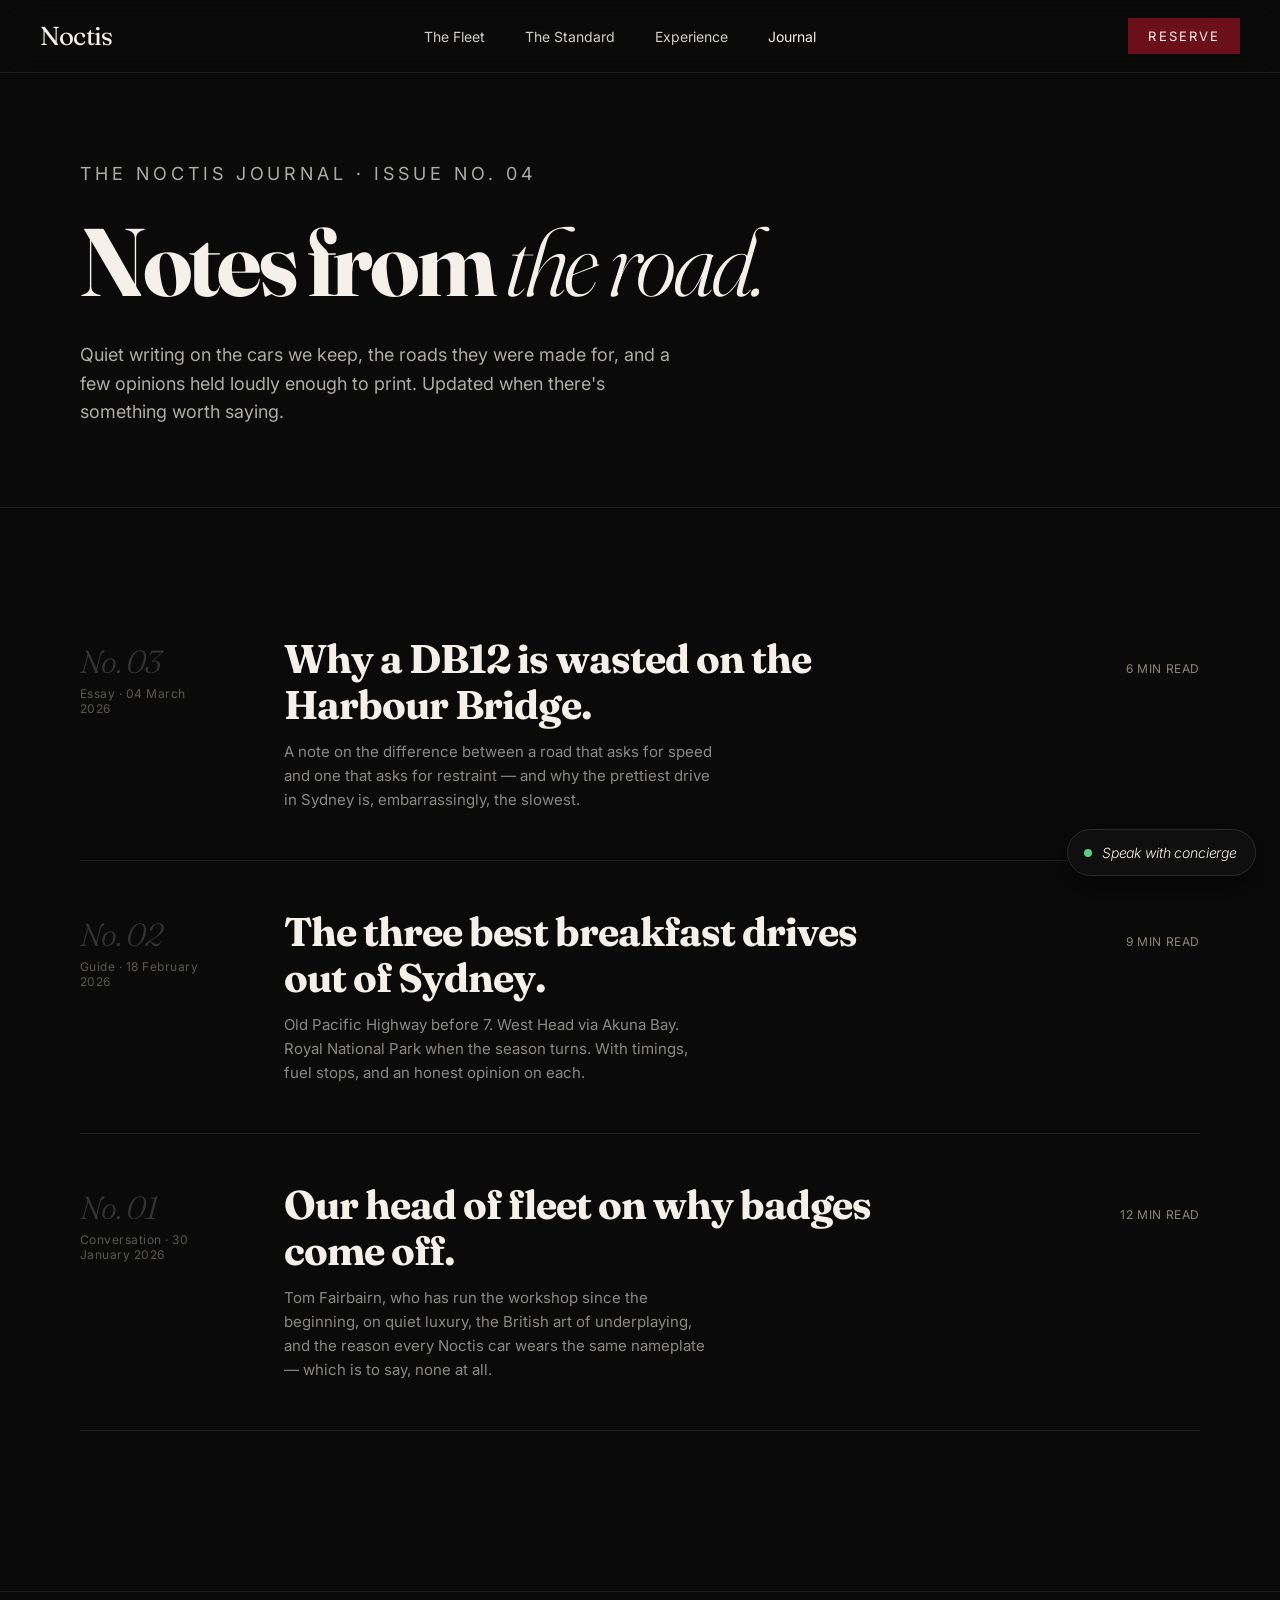
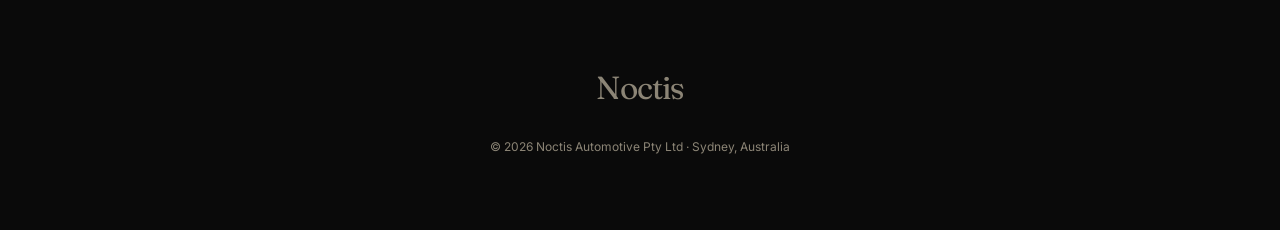
<file: journal/index.html>
<!DOCTYPE html>
<html lang="en">
<head>
<meta charset="UTF-8" />
<meta name="viewport" content="width=device-width, initial-scale=1.0" />
<title>The Journal · Noctis Sydney</title>
<meta name="description" content="Notes from the road. Essays, guides, and conversations from a private automotive house in Sydney." />
<meta name="theme-color" content="#0A0A0A" />
<link rel="canonical" href="https://noctis.com.au/journal/" />
<link rel="icon" type="image/svg+xml" href="data:image/svg+xml,%3Csvg xmlns='http://www.w3.org/2000/svg' viewBox='0 0 64 64'%3E%3Crect width='64' height='64' rx='10' fill='%230A0A0A'/%3E%3Ctext x='50%25' y='50%25' dominant-baseline='central' text-anchor='middle' font-family='Georgia,serif' font-size='42' font-style='italic' fill='%23F5F1EA'%3EN%3C/text%3E%3C/svg%3E" />
<meta property="og:type" content="website" />
<meta property="og:title" content="The Noctis Journal — Notes from the road" />
<meta property="og:description" content="Essays, guides, and conversations from a private automotive house in Sydney." />
<meta property="og:image" content="https://noctis.com.au/images/sydney-hero.jpg" />
<meta name="twitter:card" content="summary_large_image" />

<link rel="preconnect" href="https://fonts.googleapis.com" />
<link rel="preconnect" href="https://fonts.gstatic.com" crossorigin />
<link href="https://fonts.googleapis.com/css2?family=Fraunces:ital,opsz,wght@0,9..144,300;0,9..144,400;0,9..144,500;1,9..144,300;1,9..144,400&family=Inter:wght@300;400;500;600&display=swap" rel="stylesheet" />

<style>
:root {
  --ink:#0A0A0A; --surface:#111111; --cream:#F5F1EA;
  --muted:#8C8576; --subtle:#5A564F; --accent:#6B0F1A; --line:#1F1E1B;
}
*{box-sizing:border-box}
html,body{background:var(--ink);color:var(--cream);margin:0;padding:0}
body{font-family:'Inter',system-ui,sans-serif;-webkit-font-smoothing:antialiased}
.font-serif{font-family:'Fraunces',serif;font-optical-sizing:auto}
a{color:inherit}
.eyebrow{font-size:11px;text-transform:uppercase;letter-spacing:0.22em;color:var(--muted)}
.container{max-width:1200px;margin:0 auto;padding:0 24px}
@media(min-width:768px){.container{padding:0 40px}}

.noctis-nav{position:fixed;top:0;left:0;right:0;z-index:50;backdrop-filter:blur(18px);-webkit-backdrop-filter:blur(18px);background:rgba(10,10,10,0.7);border-bottom:1px solid var(--line)}
.noctis-nav-inner{max-width:1280px;margin:0 auto;padding:0 24px;height:72px;display:flex;align-items:center;justify-content:space-between}
@media(min-width:768px){.noctis-nav-inner{padding:0 40px}}
.noctis-nav a.link{color:rgba(245,241,234,0.85);text-decoration:none;font-size:14px;transition:color .2s}
.noctis-nav a.link:hover{color:var(--cream)}
.noctis-nav .links{display:none;gap:40px}
@media(min-width:900px){.noctis-nav .links{display:flex}}

.btn-primary{display:inline-block;background:var(--accent);color:var(--cream);padding:10px 20px;font-size:13px;text-transform:uppercase;letter-spacing:0.16em;text-decoration:none;transition:background .2s}
.btn-primary:hover{background:#821426}
.btn-ghost{display:inline-block;color:rgba(245,241,234,0.9);border-bottom:1px solid rgba(245,241,234,0.35);padding-bottom:4px;text-decoration:none;font-size:14px;transition:border-color .3s}
.btn-ghost:hover{border-color:var(--cream)}

.j-hero{padding:160px 0 80px;border-bottom:1px solid var(--line)}
.j-hero h1{font-family:'Fraunces',serif;font-size:clamp(48px,8vw,96px);line-height:1;letter-spacing:-0.035em;margin:0 0 32px;max-width:14ch}
.j-hero h1 em{font-style:italic;font-weight:300}
.j-hero p{font-size:18px;line-height:1.6;color:rgba(245,241,234,0.7);max-width:54ch;margin:0}

.j-list{padding:80px 0 160px}
.j-entry{display:grid;grid-template-columns:1fr;gap:24px;padding:48px 0;border-bottom:1px solid var(--line);text-decoration:none;color:inherit;transition:background .25s}
@media(min-width:768px){.j-entry{grid-template-columns:140px 1fr 220px;gap:64px;align-items:baseline}}
.j-entry:hover{background:linear-gradient(to right,rgba(245,241,234,0.02),transparent)}
.j-entry h2{font-family:'Fraunces',serif;font-size:clamp(28px,4vw,40px);line-height:1.15;letter-spacing:-0.024em;margin:0 0 12px;color:var(--cream);transition:color .2s}
.j-entry:hover h2{color:#fff}
.j-entry p{font-size:15px;line-height:1.6;color:rgba(245,241,234,0.55);margin:0;max-width:48ch}
.j-meta{font-size:12px;color:var(--subtle);letter-spacing:0.04em}
.j-meta .num{display:block;font-family:'Fraunces',serif;font-style:italic;font-weight:300;font-size:32px;color:rgba(245,241,234,0.18);letter-spacing:-0.03em;line-height:1;margin-bottom:8px}
.j-readtime{text-align:right;font-size:12px;color:var(--muted);letter-spacing:0.05em;text-transform:uppercase}

footer{border-top:1px solid var(--line);padding:64px 0;text-align:center}
footer .name{font-family:'Fraunces',serif;font-size:32px;letter-spacing:-0.03em}
footer p{margin-top:12px;color:var(--muted);font-size:12px}
</style>
</head>
<body>

<header class="noctis-nav">
  <nav class="noctis-nav-inner">
    <a href="../index.html" style="display:flex;align-items:center;gap:10px;text-decoration:none;">
      <span class="font-serif" style="font-size:26px;color:var(--cream);letter-spacing:-0.03em;">Noctis</span>
    </a>
    <div class="links">
      <a href="../index.html#fleet" class="link">The Fleet</a>
      <a href="../index.html#standard" class="link">The Standard</a>
      <a href="../index.html#experience" class="link">Experience</a>
      <a href="index.html" class="link" style="color:var(--cream);">Journal</a>
    </div>
    <a href="../index.html#reserve" class="btn-primary">Reserve</a>
  </nav>
</header>

<section class="j-hero">
  <div class="container">
    <p class="eyebrow" style="margin:0 0 24px;">The Noctis Journal · Issue No. 04</p>
    <h1>Notes from <em>the road.</em></h1>
    <p>Quiet writing on the cars we keep, the roads they were made for, and a few opinions held loudly enough to print. Updated when there's something worth saying.</p>
  </div>
</section>

<section class="j-list">
  <div class="container">
    <a href="db12-harbour-bridge.html" class="j-entry">
      <div class="j-meta">
        <span class="num">No. 03</span>
        Essay · 04 March 2026
      </div>
      <div>
        <h2>Why a DB12 is wasted on the Harbour Bridge.</h2>
        <p>A note on the difference between a road that asks for speed and one that asks for restraint — and why the prettiest drive in Sydney is, embarrassingly, the slowest.</p>
      </div>
      <div class="j-readtime">6 min read</div>
    </a>

    <a href="breakfast-drives.html" class="j-entry">
      <div class="j-meta">
        <span class="num">No. 02</span>
        Guide · 18 February 2026
      </div>
      <div>
        <h2>The three best breakfast drives out of Sydney.</h2>
        <p>Old Pacific Highway before 7. West Head via Akuna Bay. Royal National Park when the season turns. With timings, fuel stops, and an honest opinion on each.</p>
      </div>
      <div class="j-readtime">9 min read</div>
    </a>

    <a href="badges-come-off.html" class="j-entry">
      <div class="j-meta">
        <span class="num">No. 01</span>
        Conversation · 30 January 2026
      </div>
      <div>
        <h2>Our head of fleet on why badges come off.</h2>
        <p>Tom Fairbairn, who has run the workshop since the beginning, on quiet luxury, the British art of underplaying, and the reason every Noctis car wears the same nameplate — which is to say, none at all.</p>
      </div>
      <div class="j-readtime">12 min read</div>
    </a>
  </div>
</section>

<footer>
  <div class="container">
    <p class="name">Noctis</p>
    <p>© 2026 Noctis Automotive Pty Ltd · Sydney, Australia</p>
  </div>
</footer>


<!-- noctis-chat -->
<script src="../assets/noctis-chat.js" defer></script>

<!-- noctis-brand -->
<script src="../assets/brands.js" defer></script>
<script src="../assets/noctis-brand.js" defer></script>
</body>
</html>
</file>
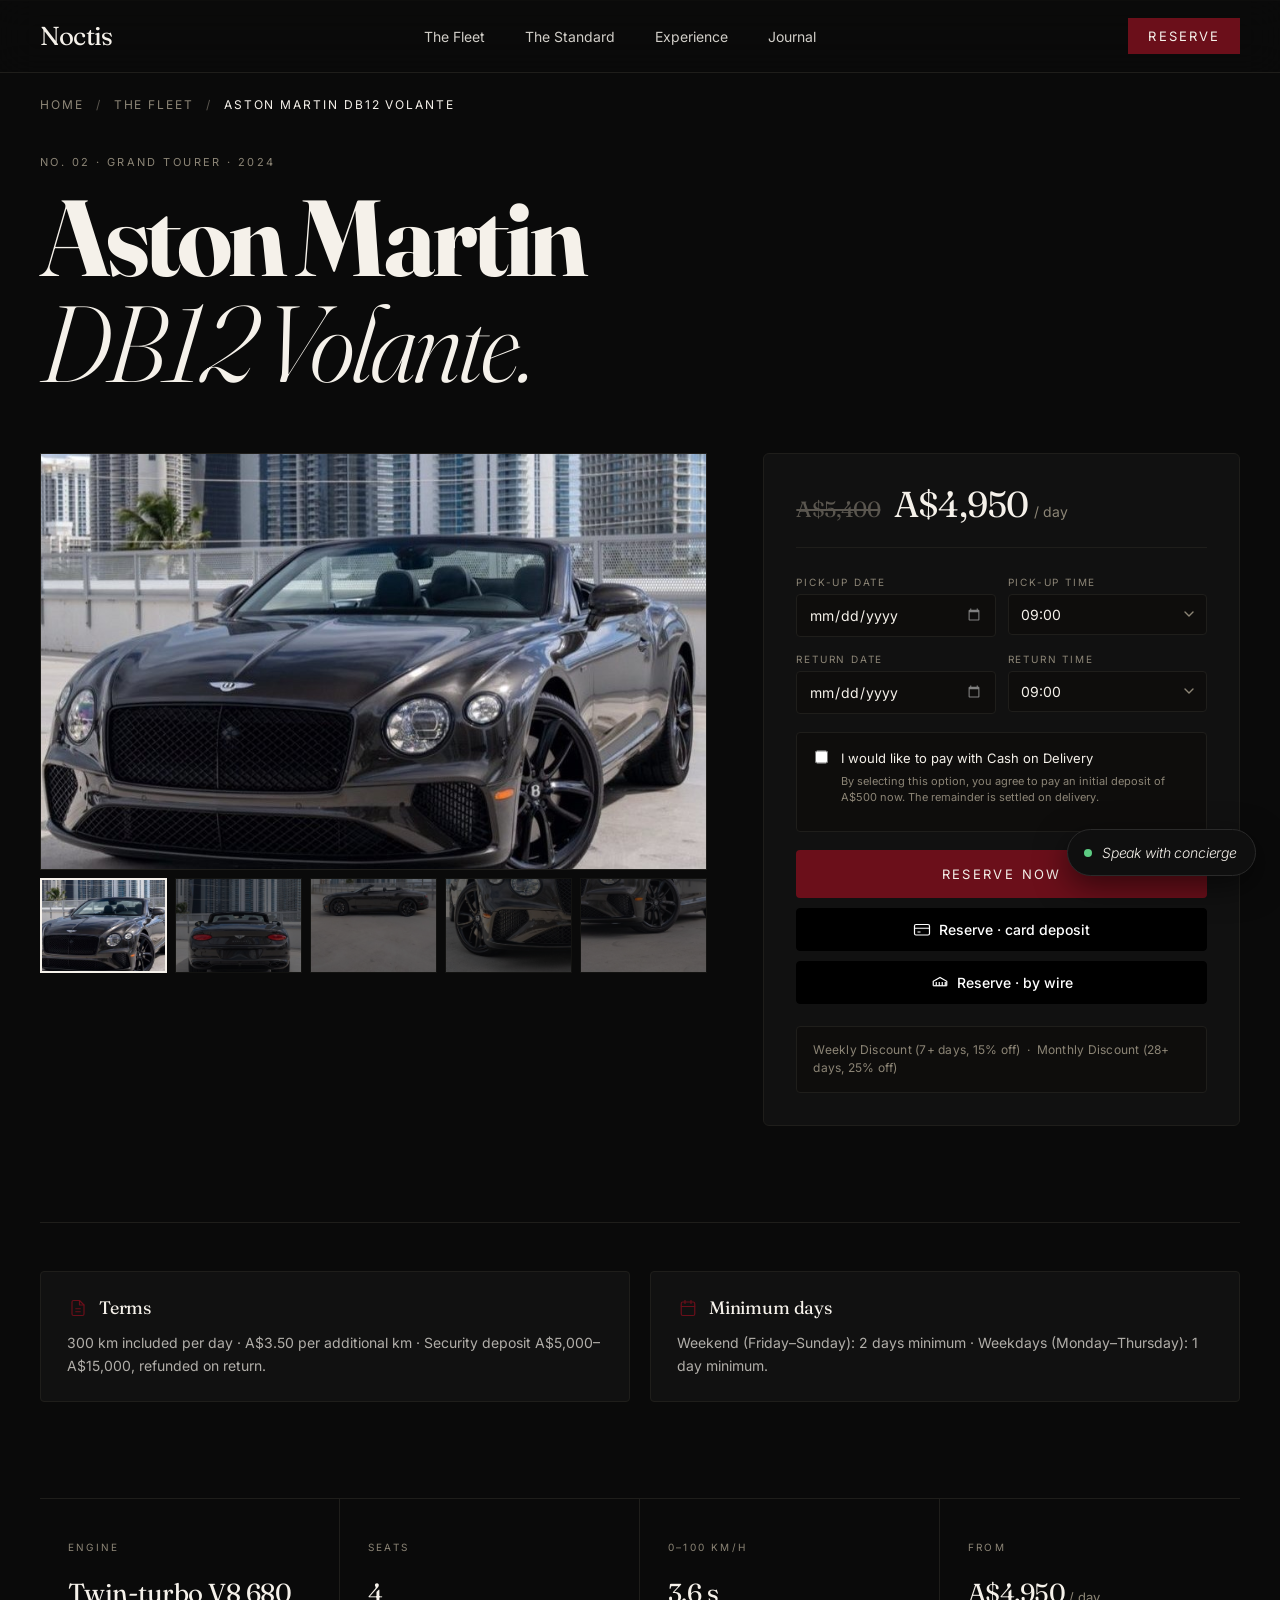
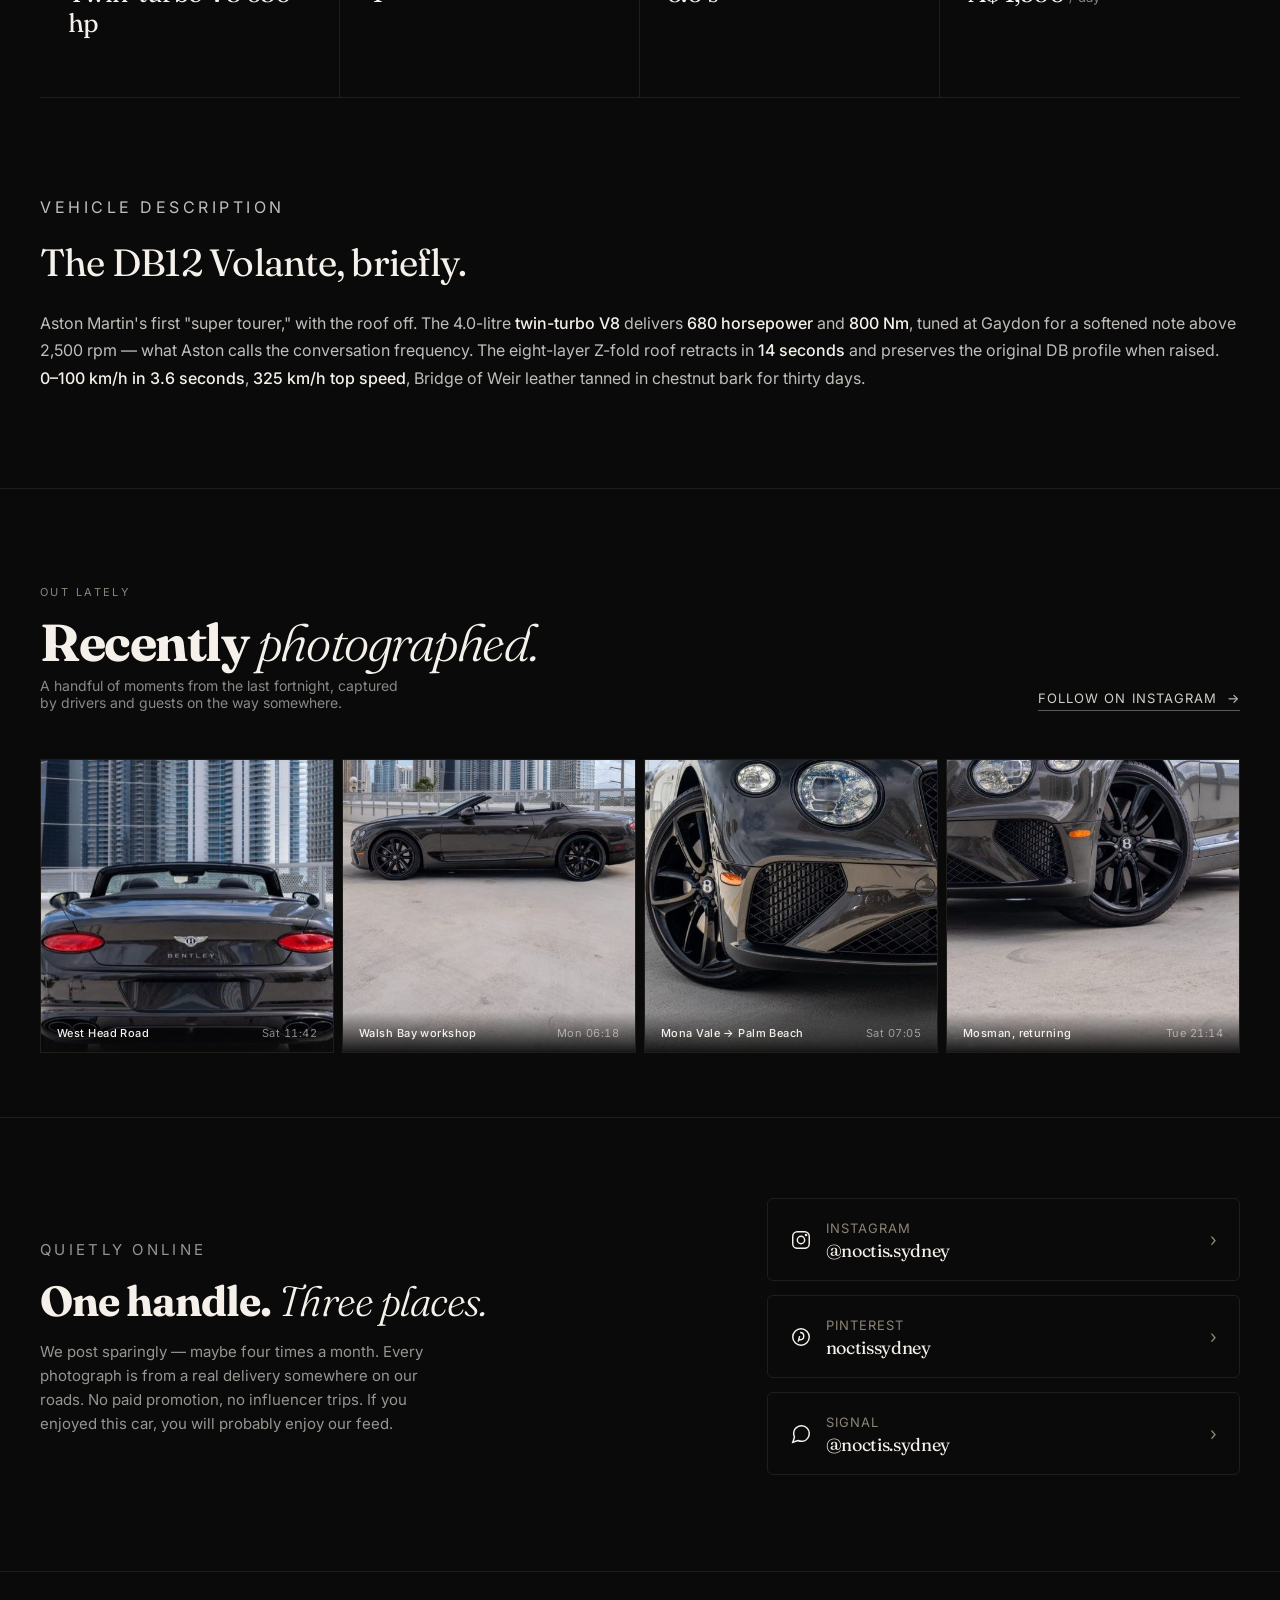
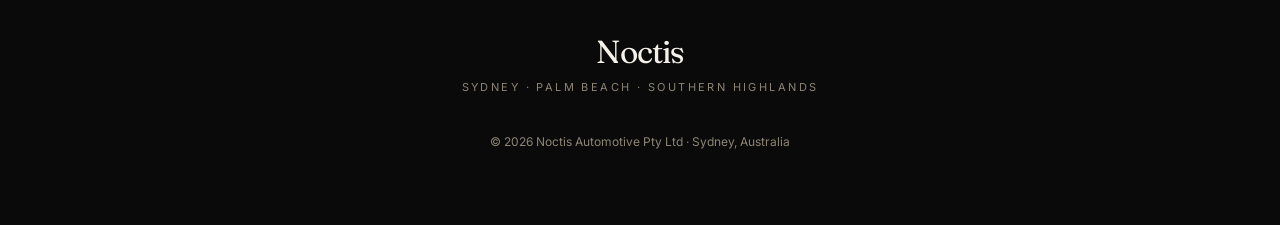
<file: fleet/aston-martin-db12.html>
<!DOCTYPE html>
<html lang="en">
<head>
<meta charset="UTF-8" />
<meta name="viewport" content="width=device-width, initial-scale=1.0" />
<title>Aston Martin DB12 · Noctis Sydney</title>
<meta name="description" content="The Aston Martin DB12 Volante — 680 horsepower, roof down, the last great V8 grand tourer — from Noctis Sydney. Delivered in person, anywhere in Greater Sydney." />
<meta name="theme-color" content="#0A0A0A" />
<link rel="canonical" href="https://noctis.com.au/fleet/aston-martin-db12.html" />

<link rel="icon" type="image/svg+xml" href="data:image/svg+xml,%3Csvg xmlns='http://www.w3.org/2000/svg' viewBox='0 0 64 64'%3E%3Crect width='64' height='64' rx='10' fill='%230A0A0A'/%3E%3Ctext x='50%25' y='50%25' dominant-baseline='central' text-anchor='middle' font-family='Georgia,serif' font-size='42' font-style='italic' fill='%23F5F1EA'%3EN%3C/text%3E%3C/svg%3E" />

<meta property="og:type" content="product" />
<meta property="og:locale" content="en_AU" />
<meta property="og:url" content="https://noctis.com.au/fleet/aston-martin-db12.html" />
<meta property="og:site_name" content="Noctis Sydney" />
<meta property="og:title" content="Aston Martin DB12 Volante · Noctis Sydney" />
<meta property="og:description" content="The Aston Martin DB12 Volante — 680hp, roof down, the last great V8 grand tourer. From Noctis Sydney." />
<meta property="og:image" content="https://noctis.com.au/images/db12-hero.jpg" />
<meta name="twitter:card" content="summary_large_image" />
<meta name="twitter:title" content="Aston Martin DB12 Volante · Noctis Sydney" />
<meta name="twitter:description" content="The Aston Martin DB12 Volante — 680hp, roof down, the last great V8 grand tourer. From Noctis Sydney." />
<meta name="twitter:image" content="https://noctis.com.au/images/db12-hero.jpg" />

<script type="application/ld+json">
{
  "@context": "https://schema.org",
  "@type": "Vehicle",
  "name": "Aston Martin DB12 Volante",
  "brand": {"@type": "Brand", "name": "Aston Martin"},
  "model": "DB12 Volante",
  "vehicleModelDate": "2024",
  "bodyType": "Convertible",
  "image": "https://noctis.com.au/images/db12-hero.jpg",
  "description": "The Aston Martin DB12 Volante — 680hp, roof down, the last great V8 grand tourer. From Noctis Sydney.",
  "offers": {
    "@type": "Offer",
    "price": "4950",
    "priceCurrency": "AUD",
    "priceSpecification": {
      "@type": "UnitPriceSpecification",
      "price": "4950",
      "priceCurrency": "AUD",
      "unitText": "per day"
    },
    "availability": "https://schema.org/InStock",
    "seller": {"@type": "AutomotiveBusiness", "name": "Noctis Automotive", "url": "https://noctis.com.au/"}
  }
}
</script>
<link rel="preconnect" href="https://fonts.googleapis.com" />
<link rel="preconnect" href="https://fonts.gstatic.com" crossorigin />
<link href="https://fonts.googleapis.com/css2?family=Fraunces:ital,opsz,wght@0,9..144,300;0,9..144,400;0,9..144,500;1,9..144,300;1,9..144,400&family=Inter:wght@300;400;500;600&display=swap" rel="stylesheet" />
<style>
/* ==========================================
   NOCTIS — shared stylesheet
   Monochrome editorial · Sydney, Australia
   ========================================== */

:root {
  --ink:    #0A0A0A;
  --surface:#111111;
  --surface-2:#161513;
  --cream:  #F5F1EA;
  --muted:  #8C8576;
  --subtle: #5A564F;
  --accent: #6B0F1A;
  --accent-hover: #821426;
  --line:   #1F1E1B;
  --ease:   cubic-bezier(0.22, 1, 0.36, 1);
}

* { box-sizing: border-box; }
html, body { background: var(--ink); color: var(--cream); margin: 0; padding: 0; }
html { scroll-behavior: smooth; }
body {
  font-family: 'Inter', -apple-system, BlinkMacSystemFont, 'Segoe UI', system-ui, sans-serif;
  -webkit-font-smoothing: antialiased;
  font-weight: 400;
}
.font-serif { font-family: 'Fraunces', ui-serif, Georgia, 'Times New Roman', serif; font-optical-sizing: auto; }
img { max-width: 100%; display: block; }

/* ----- Film grain overlay ----- */
.grain { position: relative; }
.grain::before {
  content: "";
  position: absolute; inset: 0;
  pointer-events: none;
  opacity: 0.12;
  mix-blend-mode: overlay;
  background-image: url("data:image/svg+xml;utf8,<svg xmlns='http://www.w3.org/2000/svg' width='400' height='400'><filter id='n'><feTurbulence type='fractalNoise' baseFrequency='0.9' numOctaves='2' stitchTiles='stitch'/><feColorMatrix values='0 0 0 0 0.95 0 0 0 0 0.94 0 0 0 0 0.91 0 0 0 0.5 0'/></filter><rect width='100%' height='100%' filter='url(%23n)'/></svg>");
  z-index: 0;
}
.grain > * { position: relative; z-index: 1; }

/* ----- Reveal on scroll -----
   Content is visible by default. Only once JS has confirmed it's running
   (by adding `.js-ready` to <html>) do we hide un-revealed elements so
   they can fade in. This way, if JS fails to load (file:// ES modules,
   blocked scripts, slow CDN), the page still renders fully.            */
.reveal {
  transition: opacity 900ms var(--ease), transform 900ms var(--ease);
}
html.js-ready .reveal:not(.in-view) {
  opacity: 0;
  transform: translateY(14px);
}
.reveal.in-view { opacity: 1; transform: translateY(0); }
.delay-1 { transition-delay: 80ms; }
.delay-2 { transition-delay: 160ms; }
.delay-3 { transition-delay: 240ms; }
.delay-4 { transition-delay: 320ms; }
.delay-5 { transition-delay: 400ms; }

/* ----- Hairlines ----- */
.hairline { background: var(--line); height: 1px; width: 100%; }

/* ----- Buttons ----- */
.btn-primary {
  display: inline-block;
  background: var(--accent);
  color: var(--cream);
  padding: 14px 28px;
  font-size: 13px;
  text-transform: uppercase;
  letter-spacing: 0.16em;
  text-decoration: none;
  border: none;
  cursor: pointer;
  transition: transform 220ms var(--ease), box-shadow 220ms var(--ease), background 220ms ease;
}
.btn-primary:hover {
  background: var(--accent-hover);
  transform: translateY(-1px);
  box-shadow: 0 8px 24px rgba(107, 15, 26, 0.35);
}
.btn-ghost {
  display: inline-block;
  color: rgba(245, 241, 234, 0.9);
  border-bottom: 1px solid rgba(245, 241, 234, 0.35);
  padding-bottom: 4px;
  text-decoration: none;
  font-size: 14px;
  transition: border-color 300ms ease, color 300ms ease;
}
.btn-ghost:hover { border-color: var(--cream); color: var(--cream); }

/* ----- Form inputs ----- */
.nx-input {
  background: transparent;
  border: none;
  border-bottom: 1px solid #2A2824;
  padding: 12px 0 14px;
  color: var(--cream);
  font-family: inherit;
  font-size: 17px;
  width: 100%;
  transition: border-color 300ms ease;
  outline: none;
}
.nx-input::placeholder { color: var(--subtle); }
.nx-input:focus { border-color: var(--cream); }

/* ----- Marquee ----- */
@keyframes noctis-marquee {
  0%   { transform: translateX(0); }
  100% { transform: translateX(-50%); }
}
.marquee-track { animation: noctis-marquee 48s linear infinite; }

/* ----- Fleet hover effect (on homepage) ----- */
.car-card {
  position: relative;
  display: block;
  overflow: hidden;
  aspect-ratio: 4 / 5;
  background: var(--ink);
}
.car-photo {
  position: absolute; inset: 0;
  background-size: cover;
  background-position: center;
  filter: contrast(1.02) brightness(0.92);
  transition: filter 800ms var(--ease), transform 1200ms var(--ease);
}
.car-card:hover .car-photo {
  filter: contrast(1.02) brightness(1.05);
  transform: scale(1.03);
}
.car-card .car-grad {
  position: absolute; inset: 0;
  background: linear-gradient(to bottom, rgba(10,10,10,0.25) 0%, rgba(10,10,10,0.1) 40%, rgba(10,10,10,0.92) 100%);
}
.car-card .car-content {
  position: absolute; inset: 0;
  padding: 28px;
  display: flex;
  flex-direction: column;
  justify-content: space-between;
  color: var(--cream);
}

/* ----- Hero 3D container ----- */
.three-hero {
  position: relative;
  width: 100%;
  height: 100svh;
  min-height: 720px;
  overflow: hidden;
  background: radial-gradient(ellipse at 50% 35%, #1a1a1a 0%, #0A0A0A 70%);
}
.three-hero canvas { display: none !important; }
.three-hero .three-fallback {
  display: block;
  position: absolute; inset: 0;
  background-size: cover; background-position: center;
  z-index: 0;
}
.three-hero .three-fallback::after {
  content: "";
  position: absolute; inset: 0;
  background:
    linear-gradient(to right,  rgba(10,10,10,0.6) 0%, rgba(10,10,10,0) 50%),
    linear-gradient(to bottom, rgba(10,10,10,0)   0%, rgba(10,10,10,0.85) 100%);
  pointer-events: none;
}

.three-hero .three-overlay-text {
  position: absolute;
  bottom: 9%;
  left: 0; right: 52%;
  text-align: left;
  padding: 0 6% 0 7%;
  z-index: 2;
  pointer-events: none;
}

/* ----- Specs grid on detail pages ----- */
.specs-grid {
  display: grid;
  grid-template-columns: 1fr;
  gap: 0;
  border-top: 1px solid var(--line);
}
@media (min-width: 768px) {
  .specs-grid { grid-template-columns: repeat(3, 1fr); }
}
.spec-cell {
  padding: 28px 0;
  border-bottom: 1px solid var(--line);
}
@media (min-width: 768px) {
  .spec-cell { padding: 36px 36px 36px 0; border-right: 1px solid var(--line); }
  .spec-cell:nth-child(3n) { border-right: none; padding-right: 0; }
}
.spec-label {
  font-size: 11px;
  text-transform: uppercase;
  letter-spacing: 0.22em;
  color: var(--muted);
  margin-bottom: 14px;
}
.spec-value {
  font-family: 'Fraunces', serif;
  font-size: 30px;
  letter-spacing: -0.022em;
  line-height: 1.1;
  color: var(--cream);
}
.spec-value .unit { font-size: 14px; color: var(--muted); font-family: 'Inter', sans-serif; letter-spacing: normal; margin-left: 4px; }

/* ----- Pull quote ----- */
.pull-quote {
  font-family: 'Fraunces', serif;
  font-size: clamp(28px, 4.5vw, 50px);
  line-height: 1.18;
  letter-spacing: -0.022em;
  color: var(--cream);
  font-weight: 300;
  max-width: 22ch;
}

/* ----- Reduced motion respect ----- */
@media (prefers-reduced-motion: reduce) {
  html { scroll-behavior: auto; }
  .reveal { opacity: 1; transform: none; transition: none; }
  .marquee-track { animation: none; }
  .car-photo { transition: none; }
  .three-hero canvas { display: none; }
}

/* ----- Mobile: hide 3D, show poster ----- */
@media (max-width: 767px) {
  .three-hero[data-mobile-fallback="true"] canvas { display: none; }
  .three-hero[data-mobile-fallback="true"] .three-fallback { display: block; }
}

/* ----- Nav ----- */
.noctis-nav {
  position: fixed;
  top: 0; left: 0; right: 0;
  z-index: 50;
  backdrop-filter: blur(18px);
  -webkit-backdrop-filter: blur(18px);
  background: rgba(10, 10, 10, 0.7);
  border-bottom: 1px solid var(--line);
}
.noctis-nav-inner {
  max-width: 1280px;
  margin: 0 auto;
  padding: 0 24px;
  height: 72px;
  display: flex;
  align-items: center;
  justify-content: space-between;
}
@media (min-width: 768px) { .noctis-nav-inner { padding: 0 40px; } }
.noctis-nav a.link { color: rgba(245, 241, 234, 0.85); text-decoration: none; font-size: 14px; transition: color 200ms ease; }
.noctis-nav a.link:hover { color: var(--cream); }
.noctis-nav .links { display: none; gap: 40px; }
@media (min-width: 900px) { .noctis-nav .links { display: flex; } }

/* ----- Layout utilities ----- */
.container { max-width: 1280px; margin: 0 auto; padding: 0 24px; }
@media (min-width: 768px) { .container { padding: 0 40px; } }
.container-narrow { max-width: 980px; margin: 0 auto; padding: 0 24px; }
@media (min-width: 768px) { .container-narrow { padding: 0 40px; } }

.section { padding: 96px 0; }
@media (min-width: 768px) { .section { padding: 160px 0; } }
.section-tight { padding: 64px 0; }

/* ----- Gallery viewer (main image + thumbnail strip) ----- */
.gallery-viewer {
  background: #0a0a0a;
  border-top: 1px solid var(--line);
}
.gallery-main {
  width: 100%;
  aspect-ratio: 16/9;
  background-size: cover;
  background-position: center;
  transition: opacity 0.18s ease;
  cursor: zoom-in;
}
.gallery-thumbs {
  display: grid;
  grid-template-columns: repeat(5, 1fr);
  gap: 2px;
  padding: 2px;
  background: #050505;
}
.gallery-thumb {
  aspect-ratio: 4/3;
  background-size: cover;
  background-position: center;
  cursor: pointer;
  opacity: 0.45;
  transition: opacity 0.2s ease, outline 0.15s ease;
  outline: 2px solid transparent;
  outline-offset: -2px;
}
.gallery-thumb:hover { opacity: 0.75; }
.gallery-thumb.active {
  opacity: 1;
  outline-color: var(--cream);
}
@media (max-width: 600px) {
  .gallery-thumbs { grid-template-columns: repeat(5, 1fr); gap: 1px; padding: 1px; }
  .gallery-main { aspect-ratio: 4/3; }
}

@media (min-width: 768px) { .section-tight { padding: 96px 0; } }

/* ----- Text utility ----- */
.eyebrow {
  font-size: 11px;
  text-transform: uppercase;
  letter-spacing: 0.22em;
  color: var(--muted);
}
.display-xl { font-size: clamp(44px, 9vw, 108px); line-height: 0.98; letter-spacing: -0.035em; font-family: 'Fraunces', serif; }
.display    { font-size: clamp(40px, 6vw, 72px);  line-height: 1.05; letter-spacing: -0.028em; font-family: 'Fraunces', serif; }
.heading    { font-size: clamp(28px, 3.5vw, 42px); line-height: 1.15; letter-spacing: -0.02em;  font-family: 'Fraunces', serif; }
.body-lg    { font-size: 17px; line-height: 1.6; color: rgba(245, 241, 234, 0.75); }
.body       { font-size: 15px; line-height: 1.65; color: rgba(245, 241, 234, 0.6); }
.italic-light { font-style: italic; font-weight: 300; }


/* ==========================================
   Fleet detail — Forza-style booking layout
   (added by scripts/rebuild_fleet.py)
   ========================================== */
.breadcrumb {
  border-top: 1px solid var(--line);
  padding: 96px 0 24px;
  font-size: 12px;
  letter-spacing: 0.16em;
  text-transform: uppercase;
  color: var(--muted);
}
.breadcrumb a { color: var(--muted); text-decoration: none; transition: color 200ms ease; }
.breadcrumb a:hover { color: var(--cream); }
.breadcrumb .sep { margin: 0 12px; color: var(--subtle); }

.product-title {
  padding: 8px 0 56px;
}
.product-title h1 {
  margin: 0;
  color: var(--cream);
}

.booking-grid {
  display: grid;
  grid-template-columns: 1fr;
  gap: 48px;
  padding-bottom: 96px;
}
@media (min-width: 960px) {
  .booking-grid { grid-template-columns: 1.4fr 1fr; gap: 56px; align-items: start; }
}

.booking-gallery .gallery-main {
  aspect-ratio: 16/10;
  border: 1px solid var(--line);
}
.booking-gallery .gallery-thumbs {
  margin-top: 8px;
  background: transparent;
  padding: 0;
  gap: 8px;
}
.booking-gallery .gallery-thumb {
  border: 1px solid var(--line);
}

.booking-card {
  background: var(--surface);
  border: 1px solid var(--line);
  border-radius: 6px;
  padding: 32px;
}
@media (min-width: 960px) {
  .booking-card { position: sticky; top: 96px; }
}

.price-row {
  display: flex;
  align-items: baseline;
  gap: 14px;
  flex-wrap: wrap;
  margin-bottom: 28px;
  padding-bottom: 24px;
  border-bottom: 1px solid var(--line);
}
.price-strike {
  font-family: 'Fraunces', serif;
  font-size: 22px;
  color: var(--subtle);
  text-decoration: line-through;
  letter-spacing: -0.02em;
}
.price-day {
  font-family: 'Fraunces', serif;
  font-size: 36px;
  letter-spacing: -0.025em;
  line-height: 1;
  color: var(--cream);
}
.price-day .unit { font-size: 14px; color: var(--muted); font-family: 'Inter', sans-serif; letter-spacing: normal; margin-left: 6px; }

.field-row {
  display: grid;
  grid-template-columns: 1fr 1fr;
  gap: 12px;
  margin-bottom: 16px;
}
.field { display: flex; flex-direction: column; gap: 6px; }
.field label {
  font-size: 10px;
  text-transform: uppercase;
  letter-spacing: 0.18em;
  color: var(--muted);
}
.field input, .field select {
  background: #0E0D0C;
  border: 1px solid var(--line);
  border-radius: 4px;
  padding: 11px 12px;
  color: var(--cream);
  font-family: inherit;
  font-size: 14px;
  outline: none;
  transition: border-color 200ms ease;
  -webkit-appearance: none;
  appearance: none;
}
.field select {
  background-image: url("data:image/svg+xml;utf8,<svg xmlns='http://www.w3.org/2000/svg' width='10' height='6' viewBox='0 0 10 6'><path d='M1 1l4 4 4-4' stroke='%238C8576' stroke-width='1.4' fill='none' stroke-linecap='round' stroke-linejoin='round'/></svg>");
  background-repeat: no-repeat;
  background-position: right 12px center;
  padding-right: 30px;
}
.field input:focus, .field select:focus { border-color: var(--cream); }
.field input::-webkit-calendar-picker-indicator { filter: invert(0.5); cursor: pointer; }

.cod-row {
  display: flex;
  align-items: flex-start;
  gap: 10px;
  margin: 18px 0 6px;
  padding: 14px;
  background: #0E0D0C;
  border: 1px solid var(--line);
  border-radius: 4px;
}
.cod-row input[type="checkbox"] {
  margin-top: 3px;
  accent-color: var(--accent);
  width: 14px; height: 14px;
}
.cod-row label {
  font-size: 13px; color: var(--cream); cursor: pointer; line-height: 1.4;
}
.cod-row .cod-explainer {
  font-size: 11px; color: var(--muted); margin-top: 6px; line-height: 1.5;
}

.btn-reserve {
  display: block;
  width: 100%;
  background: var(--accent);
  color: var(--cream);
  text-align: center;
  text-decoration: none;
  padding: 16px 20px;
  font-size: 13px;
  text-transform: uppercase;
  letter-spacing: 0.18em;
  border-radius: 4px;
  margin-top: 18px;
  transition: background 220ms ease, transform 220ms var(--ease);
  border: none;
  cursor: pointer;
  font-family: inherit;
}
.btn-reserve:hover { background: var(--accent-hover); transform: translateY(-1px); }

.pay-btn {
  display: flex;
  align-items: center;
  justify-content: center;
  gap: 8px;
  width: 100%;
  background: #000;
  color: #fff;
  border: 1px solid #000;
  border-radius: 4px;
  padding: 12px 16px;
  font-size: 14px;
  font-family: inherit;
  cursor: pointer;
  margin-top: 10px;
  text-decoration: none;
  transition: opacity 200ms ease;
}
.pay-btn:hover { opacity: 0.85; }
.pay-btn svg { display: block; }

.discount-footer {
  margin-top: 22px;
  padding: 14px 16px;
  background: #0E0D0C;
  border: 1px solid var(--line);
  border-radius: 4px;
  font-size: 12px;
  color: var(--muted);
  line-height: 1.55;
  letter-spacing: 0.02em;
}

.detail-cards {
  display: grid;
  grid-template-columns: 1fr;
  gap: 16px;
  padding: 24px 0 96px;
  border-top: 1px solid var(--line);
}
@media (min-width: 720px) { .detail-cards { grid-template-columns: 1fr 1fr; gap: 20px; padding-top: 48px; } }
.detail-card {
  background: var(--surface);
  border: 1px solid var(--line);
  border-radius: 4px;
  padding: 24px 26px;
}
.detail-card .dc-head {
  display: flex; align-items: center; gap: 10px; margin-bottom: 12px;
}
.detail-card .dc-glyph {
  width: 22px; height: 22px;
  display: inline-flex; align-items: center; justify-content: center;
  color: var(--accent);
}
.detail-card h3 {
  font-family: 'Fraunces', serif;
  font-size: 18px;
  letter-spacing: -0.01em;
  margin: 0;
  color: var(--cream);
  font-weight: 400;
}
.detail-card p {
  margin: 0;
  font-size: 14px;
  line-height: 1.65;
  color: rgba(245, 241, 234, 0.7);
}

.spec-strip {
  display: grid;
  grid-template-columns: 1fr;
  border-top: 1px solid var(--line);
  border-bottom: 1px solid var(--line);
}
@media (min-width: 720px) { .spec-strip { grid-template-columns: repeat(4, 1fr); } }
.spec-strip .cell {
  padding: 32px 28px;
  border-bottom: 1px solid var(--line);
}
@media (min-width: 720px) {
  .spec-strip .cell { border-bottom: none; border-right: 1px solid var(--line); }
  .spec-strip .cell:last-child { border-right: none; }
}
.spec-strip .cell:last-child { border-bottom: none; }
.spec-strip .cell .lbl {
  font-size: 10px;
  text-transform: uppercase;
  letter-spacing: 0.22em;
  color: var(--muted);
  margin-bottom: 12px;
}
.spec-strip .cell .val {
  font-family: 'Fraunces', serif;
  font-size: 26px;
  letter-spacing: -0.02em;
  line-height: 1.15;
  color: var(--cream);
}

.description-block {
  padding: 96px 0;
  max-width: 760px;
}
.description-block .eyebrow { margin-bottom: 18px; }
.description-block h2 {
  font-family: 'Fraunces', serif;
  font-size: clamp(28px, 3.5vw, 38px);
  letter-spacing: -0.02em;
  margin: 0 0 24px;
  color: var(--cream);
  font-weight: 400;
}
.description-block p {
  font-size: 16px;
  line-height: 1.7;
  color: rgba(245, 241, 234, 0.78);
  margin: 0;
}
.description-block p strong {
  color: var(--cream);
  font-weight: 500;
}

/* INJECTED:mobile-fixes START */
/* Cars are now re-cropped so they sit in the vertical centre of every
   image — using default `background-position: center` keeps the car
   in frame on every device. */
.gallery-main, .booking-gallery .gallery-main {
  background-position: center !important;
}
.gallery-thumb { background-position: center !important; }
.recent-img { background-position: center !important; }

/* Tighten the H1 and breadcrumb on small screens */
@media (max-width: 600px) {
  .crumb { font-size: 11px !important; }
  .car-title { font-size: clamp(40px, 11vw, 64px) !important; line-height: 1.0 !important; }
  .booking-section { padding-top: 24px !important; }
  .booking-card { padding: 22px !important; }
  .vehicle-details .cards { grid-template-columns: 1fr !important; gap: 12px !important; }
  .spec-strip { grid-template-columns: repeat(2, 1fr) !important; }
  .recent-section { padding: 56px 0 40px !important; }
  .recent-section h2 { font-size: clamp(28px, 8vw, 40px) !important; }
  .recent-grid { gap: 6px !important; }
  .social-section { padding: 56px 0 64px !important; }
}

/* iPad portrait — keep gallery prominent without full-width sidebar bumping */
@media (min-width: 600px) and (max-width: 959px) {
  .booking-grid { gap: 36px !important; }
  .booking-card { padding: 28px !important; }
}

/* Avoid horizontal overflow on description blocks */
.description-block, .vehicle-details, .spec-strip, .booking-grid { max-width: 100%; overflow-wrap: anywhere; }
/* INJECTED:mobile-fixes END */

</style>
</head>
<body>

<!-- NAV -->
<header class="noctis-nav">
  <nav class="noctis-nav-inner">
    <a href="../index.html" style="display:flex; align-items:center; gap:10px; text-decoration:none;">
      <span class="font-serif" style="font-size:26px; color:var(--cream); letter-spacing:-0.03em;">Noctis</span>
    </a>
    <div class="links">
      <a href="../index.html#fleet" class="link">The Fleet</a>
      <a href="../index.html#standard" class="link">The Standard</a>
      <a href="../index.html#experience" class="link">Experience</a>
      <a href="../index.html#journal" class="link">Journal</a>
    </div>
    <a href="../index.html?car=db12#reserve" class="btn-primary" style="padding:10px 20px;">Reserve</a>
  </nav>
</header>
<!-- BREADCRUMB -->
<section class="breadcrumb">
  <div class="container">
    <a href="../index.html">Home</a><span class="sep">/</span><a href="../index.html#fleet">The Fleet</a><span class="sep">/</span><span style="color:var(--cream);">Aston Martin DB12 Volante</span>
  </div>
</section>

<!-- TITLE -->
<section class="product-title">
  <div class="container">
    <p class="eyebrow" style="margin-bottom:16px;">No. 02 · Grand Tourer · 2024</p>
    <h1 class="display-xl">
      Aston Martin<br /><em class="italic-light">DB12 Volante.</em>
    </h1>
  </div>
</section>

<!-- BOOKING (gallery + reservation card) -->
<section>
  <div class="container">
    <div class="booking-grid">

      <!-- LEFT: gallery -->
      <div class="booking-gallery">
        <div class="gallery-main" id="gMain" style="background-image:url('../images/db12-hero.jpg')"></div>
        <div class="gallery-thumbs">
          <div class="gallery-thumb active" data-src="../images/db12-hero.jpg" style="background-image:url('../images/db12-hero.jpg')"></div>
          <div class="gallery-thumb" data-src="../images/db12-1.jpg" style="background-image:url('../images/db12-1.jpg')"></div>
          <div class="gallery-thumb" data-src="../images/db12-2.jpg" style="background-image:url('../images/db12-2.jpg')"></div>
          <div class="gallery-thumb" data-src="../images/db12-3.jpg" style="background-image:url('../images/db12-3.jpg')"></div>
          <div class="gallery-thumb" data-src="../images/db12-4.jpg" style="background-image:url('../images/db12-4.jpg')"></div>
        </div>
      </div>

      <!-- RIGHT: booking card -->
      <aside class="booking-card" aria-label="Reserve Aston Martin DB12 Volante">
        <div class="price-row">
          <span class="price-strike">A$5,400</span>
          <span class="price-day">A$4,950<span class="unit">/ day</span></span>
        </div>

        <form onsubmit="event.preventDefault(); window.location.href='../index.html?car=db12#reserve';">
          <div class="field-row">
            <div class="field">
              <label for="puDate">Pick-up date</label>
              <input type="date" id="puDate" />
            </div>
            <div class="field">
              <label for="puTime">Pick-up time</label>
              <select id="puTime">
                <option>09:00</option><option>10:00</option><option>11:00</option>
                <option>12:00</option><option>14:00</option><option>16:00</option><option>18:00</option>
              </select>
            </div>
          </div>
          <div class="field-row">
            <div class="field">
              <label for="rtDate">Return date</label>
              <input type="date" id="rtDate" />
            </div>
            <div class="field">
              <label for="rtTime">Return time</label>
              <select id="rtTime">
                <option>09:00</option><option>10:00</option><option>11:00</option>
                <option>12:00</option><option>14:00</option><option>16:00</option><option>18:00</option>
              </select>
            </div>
          </div>

          <div class="cod-row">
            <input type="checkbox" id="cod" />
            <div>
              <label for="cod">I would like to pay with Cash on Delivery</label>
              <p class="cod-explainer">By selecting this option, you agree to pay an initial deposit of A$500 now. The remainder is settled on delivery.</p>
            </div>
          </div>

          <button type="submit" class="btn-reserve">Reserve Now</button>
        </form>

        <button type="button" class="pay-btn" aria-label="Reserve with card deposit" onclick="window.location.href='../index.html?car=db12#reserve'">
          <svg width="18" height="14" viewBox="0 0 24 18" fill="none" stroke="currentColor" stroke-width="1.6" aria-hidden="true">
            <rect x="2" y="3" width="20" height="14" rx="2"/><path d="M2 8h20M6 13h4"/>
          </svg>
          <span style="font-weight:500;">Reserve · card deposit</span>
        </button>
        <button type="button" class="pay-btn" aria-label="Reserve by wire transfer" onclick="window.location.href='../index.html?car=db12#reserve'">
          <svg width="18" height="14" viewBox="0 0 24 18" fill="none" stroke="currentColor" stroke-width="1.6" aria-hidden="true">
            <path d="M3 14V8l9-5 9 5v6"/><path d="M3 14h18"/><path d="M7 14V9M11 14V9M15 14V9M19 14V9"/>
          </svg>
          <span style="font-weight:500;">Reserve · by wire</span>
        </button>

        <div class="discount-footer">
          Weekly Discount (7+ days, 15% off) &nbsp;·&nbsp; Monthly Discount (28+ days, 25% off)
        </div>
      </aside>

    </div>
  </div>
</section>

<!-- VEHICLE DETAILS -->
<section>
  <div class="container">
    <div class="detail-cards">
      <div class="detail-card">
        <div class="dc-head">
          <span class="dc-glyph" aria-hidden="true">
            <svg width="18" height="18" viewBox="0 0 24 24" fill="none" stroke="currentColor" stroke-width="1.6" stroke-linecap="round" stroke-linejoin="round"><path d="M14 2H6a2 2 0 0 0-2 2v16a2 2 0 0 0 2 2h12a2 2 0 0 0 2-2V8z"/><path d="M14 2v6h6"/><path d="M9 13h6"/><path d="M9 17h6"/></svg>
          </span>
          <h3>Terms</h3>
        </div>
        <p>300 km included per day · A$3.50 per additional km · Security deposit A$5,000–A$15,000, refunded on return.</p>
      </div>
      <div class="detail-card">
        <div class="dc-head">
          <span class="dc-glyph" aria-hidden="true">
            <svg width="18" height="18" viewBox="0 0 24 24" fill="none" stroke="currentColor" stroke-width="1.6" stroke-linecap="round" stroke-linejoin="round"><rect x="3" y="4" width="18" height="18" rx="2"/><path d="M16 2v4"/><path d="M8 2v4"/><path d="M3 10h18"/></svg>
          </span>
          <h3>Minimum days</h3>
        </div>
        <p>Weekend (Friday–Sunday): 2 days minimum · Weekdays (Monday–Thursday): 1 day minimum.</p>
      </div>
    </div>
  </div>
</section>

<!-- SPEC STRIP -->
<section>
  <div class="container">
    <div class="spec-strip">
      <div class="cell">
        <p class="lbl">Engine</p>
        <p class="val">Twin-turbo V8 680 hp</p>
      </div>
      <div class="cell">
        <p class="lbl">Seats</p>
        <p class="val">4</p>
      </div>
      <div class="cell">
        <p class="lbl">0–100 km/h</p>
        <p class="val">3.6 s</p>
      </div>
      <div class="cell">
        <p class="lbl">From</p>
        <p class="val">A$4,950<span class="unit" style="font-size:13px; color:var(--muted); font-family:'Inter',sans-serif; letter-spacing:normal; margin-left:4px;">/ day</span></p>
      </div>
    </div>
  </div>
</section>

<!-- VEHICLE DESCRIPTION -->
<section>
  <div class="container">
    <div class="description-block">
      <p class="eyebrow">Vehicle description</p>
      <h2>The DB12 Volante, briefly.</h2>
      <p>Aston Martin's first "super tourer," with the roof off. The 4.0-litre <strong>twin-turbo V8</strong> delivers <strong>680 horsepower</strong> and <strong>800 Nm</strong>, tuned at Gaydon for a softened note above 2,500 rpm — what Aston calls the conversation frequency. The eight-layer Z-fold roof retracts in <strong>14 seconds</strong> and preserves the original DB profile when raised. <strong>0–100 km/h in 3.6 seconds</strong>, <strong>325 km/h top speed</strong>, Bridge of Weir leather tanned in chestnut bark for thirty days.</p>
    </div>
  </div>
</section>

<!-- INJECTED:recent-social START -->
<style>
.recent-section { padding: 96px 0 64px; border-top: 1px solid var(--line); }
.recent-section .recent-head { display:flex; flex-wrap:wrap; align-items:flex-end; justify-content:space-between; gap:24px; margin-bottom:48px; }
.recent-section h2 { font-family:'Fraunces', serif; font-size:clamp(32px, 4.5vw, 52px); line-height:1.05; letter-spacing:-0.028em; margin:0; color:var(--cream); }
.recent-section h2 em { font-style:italic; font-weight:300; }
.recent-section .recent-sub { color:rgba(245,241,234,0.55); font-size:14px; max-width:42ch; margin:8px 0 0; }
.recent-section .recent-cta { color:rgba(245,241,234,0.85); border-bottom:1px solid rgba(245,241,234,0.35); padding-bottom:4px; text-decoration:none; font-size:13px; letter-spacing:0.08em; text-transform:uppercase; transition:border-color .3s; }
.recent-section .recent-cta:hover { border-color:var(--cream); }

.recent-grid { display:grid; grid-template-columns:repeat(4, 1fr); gap:8px; }
.recent-card { position:relative; margin:0; overflow:hidden; aspect-ratio: 1 / 1; background:var(--surface); border:1px solid var(--line); }
.recent-img { position:absolute; inset:0; background-size:cover; background-position:center; transition:transform 800ms cubic-bezier(0.22, 1, 0.36, 1); }
.recent-card:hover .recent-img { transform:scale(1.04); }
.recent-card figcaption { position:absolute; left:0; right:0; bottom:0; padding:14px 16px 12px; background:linear-gradient(to top, rgba(10,10,10,0.92), rgba(10,10,10,0)); display:flex; justify-content:space-between; align-items:flex-end; gap:8px; font-size:11px; letter-spacing:0.04em; }
.recent-card .recent-place { color:var(--cream); font-weight:500; }
.recent-card .recent-when { color:rgba(245,241,234,0.55); font-variant-numeric:tabular-nums; }

@media (max-width: 900px) {
  .recent-grid { grid-template-columns:repeat(2, 1fr); }
}
@media (max-width: 480px) {
  .recent-section { padding: 64px 0 48px; }
}

.social-section { padding: 80px 0 96px; border-top:1px solid var(--line); }
.social-row { display:grid; grid-template-columns:1fr; gap:48px; align-items:center; }
@media (min-width:768px) { .social-row { grid-template-columns:1.4fr 1fr; gap:64px; } }
.social-row h2 { font-family:'Fraunces', serif; font-size:clamp(28px, 3.8vw, 42px); line-height:1.1; letter-spacing:-0.024em; margin:0; color:var(--cream); }
.social-row h2 em { font-style:italic; font-weight:300; }
.social-row p { color:rgba(245,241,234,0.6); font-size:15px; line-height:1.6; max-width:46ch; margin:16px 0 0; }
.social-handles { list-style:none; padding:0; margin:0; display:flex; flex-direction:column; gap:14px; }
.social-handles a { display:flex; align-items:center; gap:14px; padding:18px 22px; border:1px solid var(--line); border-radius:6px; color:var(--cream); text-decoration:none; transition:border-color .25s, background .25s; }
.social-handles a:hover { border-color:rgba(245,241,234,0.4); background:rgba(245,241,234,0.02); }
.social-handles svg { flex-shrink:0; }
.social-handles .label { font-size:13px; color:var(--muted); letter-spacing:0.08em; text-transform:uppercase; }
.social-handles .handle { font-family:'Fraunces', serif; font-size:18px; letter-spacing:-0.018em; color:var(--cream); margin-top:2px; }
.social-handles .arrow { margin-left:auto; color:var(--muted); font-size:18px; line-height:1; }
</style>

<!-- ===== Recent ===== -->
<section class="recent-section">
  <div class="container">
    <div class="recent-head">
      <div>
        <p class="eyebrow" style="margin:0 0 16px;">Out lately</p>
        <h2>Recently <em>photographed.</em></h2>
        <p class="recent-sub">A handful of moments from the last fortnight, captured by drivers and guests on the way somewhere.</p>
      </div>
      <a href="https://instagram.com/noctis.sydney" class="recent-cta" target="_blank" rel="noopener">Follow on Instagram &nbsp;→</a>
    </div>
    <div class="recent-grid">
        <figure class="recent-card">
          <div class="recent-img" style="background-image:url('../images/db12-1.jpg');"></div>
          <figcaption>
            <span class="recent-place">West Head Road</span>
            <span class="recent-when">Sat 11:42</span>
          </figcaption>
        </figure>
        <figure class="recent-card">
          <div class="recent-img" style="background-image:url('../images/db12-2.jpg');"></div>
          <figcaption>
            <span class="recent-place">Walsh Bay workshop</span>
            <span class="recent-when">Mon 06:18</span>
          </figcaption>
        </figure>
        <figure class="recent-card">
          <div class="recent-img" style="background-image:url('../images/db12-3.jpg');"></div>
          <figcaption>
            <span class="recent-place">Mona Vale → Palm Beach</span>
            <span class="recent-when">Sat 07:05</span>
          </figcaption>
        </figure>
        <figure class="recent-card">
          <div class="recent-img" style="background-image:url('../images/db12-4.jpg');"></div>
          <figcaption>
            <span class="recent-place">Mosman, returning</span>
            <span class="recent-when">Tue 21:14</span>
          </figcaption>
        </figure>
    </div>
  </div>
</section>

<!-- ===== Social ===== -->
<section class="social-section">
  <div class="container">
    <div class="social-row">
      <div>
        <p class="eyebrow" style="margin:0 0 16px;">Quietly online</p>
        <h2>One handle. <em>Three places.</em></h2>
        <p>We post sparingly — maybe four times a month. Every photograph is from a real delivery somewhere on our roads. No paid promotion, no influencer trips. If you enjoyed this car, you will probably enjoy our feed.</p>
      </div>
      <ul class="social-handles">
        <li>
          <a href="https://instagram.com/noctis.sydney" target="_blank" rel="noopener" aria-label="Instagram">
            <svg width="22" height="22" viewBox="0 0 24 24" fill="none" stroke="currentColor" stroke-width="1.6">
              <rect x="3" y="3" width="18" height="18" rx="5" ry="5"/>
              <circle cx="12" cy="12" r="4"/>
              <circle cx="17.5" cy="6.5" r="0.6" fill="currentColor"/>
            </svg>
            <div>
              <span class="label">Instagram</span>
              <div class="handle">@noctis.sydney</div>
            </div>
            <span class="arrow">›</span>
          </a>
        </li>
        <li>
          <a href="https://au.pinterest.com/noctissydney/" target="_blank" rel="noopener" aria-label="Pinterest">
            <svg width="22" height="22" viewBox="0 0 24 24" fill="none" stroke="currentColor" stroke-width="1.6">
              <circle cx="12" cy="12" r="9"/>
              <path d="M11 7c2.5 0 4 1.5 4 4s-1.5 4-3.5 4c-0.5 0-1-0.2-1.4-0.5M10.5 11l-1.5 6"/>
            </svg>
            <div>
              <span class="label">Pinterest</span>
              <div class="handle">noctissydney</div>
            </div>
            <span class="arrow">›</span>
          </a>
        </li>
        <li>
          <a href="https://signal.me/#noctis" aria-label="Signal">
            <svg width="22" height="22" viewBox="0 0 24 24" fill="none" stroke="currentColor" stroke-width="1.6">
              <path d="M21 11.5a8.4 8.4 0 0 1-.9 3.8 8.5 8.5 0 0 1-7.6 4.7 8.4 8.4 0 0 1-3.8-.9L3 21l1.9-5.7a8.4 8.4 0 0 1-.9-3.8 8.5 8.5 0 0 1 4.7-7.6 8.4 8.4 0 0 1 3.8-.9h.5a8.5 8.5 0 0 1 8 8v.5z"/>
            </svg>
            <div>
              <span class="label">Signal</span>
              <div class="handle">@noctis.sydney</div>
            </div>
            <span class="arrow">›</span>
          </a>
        </li>
      </ul>
    </div>
  </div>
</section>
<!-- INJECTED:recent-social END -->

<!-- FOOTER -->
<footer style="border-top:1px solid var(--line); padding:64px 0; text-align:center;">
  <div class="container">
    <p class="font-serif" style="font-size:32px; letter-spacing:-0.03em; line-height:1; margin:0;">Noctis</p>
    <p class="eyebrow" style="margin-top:12px;">Sydney · Palm Beach · Southern Highlands</p>
    <p style="margin-top:40px; color:var(--muted); font-size:12px;">© 2026 Noctis Automotive Pty Ltd · Sydney, Australia</p>
  </div>
</footer>

<!-- Gallery thumbnail swap -->
<script>
(function () {
  var main = document.getElementById('gMain');
  if (!main) return;
  var thumbs = document.querySelectorAll('.gallery-thumb');
  thumbs.forEach(function (t) {
    t.addEventListener('click', function () {
      main.style.opacity = '0';
      setTimeout(function () {
        main.style.backgroundImage = "url('" + t.dataset.src + "')";
        main.style.opacity = '1';
      }, 160);
      thumbs.forEach(function (x) { x.classList.remove('active'); });
      t.classList.add('active');
    });
  });
})();
</script>

<!-- noctis-chat -->
<script src="../assets/noctis-chat.js" defer></script>

<!-- noctis-brand -->
<script src="../assets/brands.js" defer></script>
<script src="../assets/noctis-brand.js" defer></script>
</body>
</html>
</file>
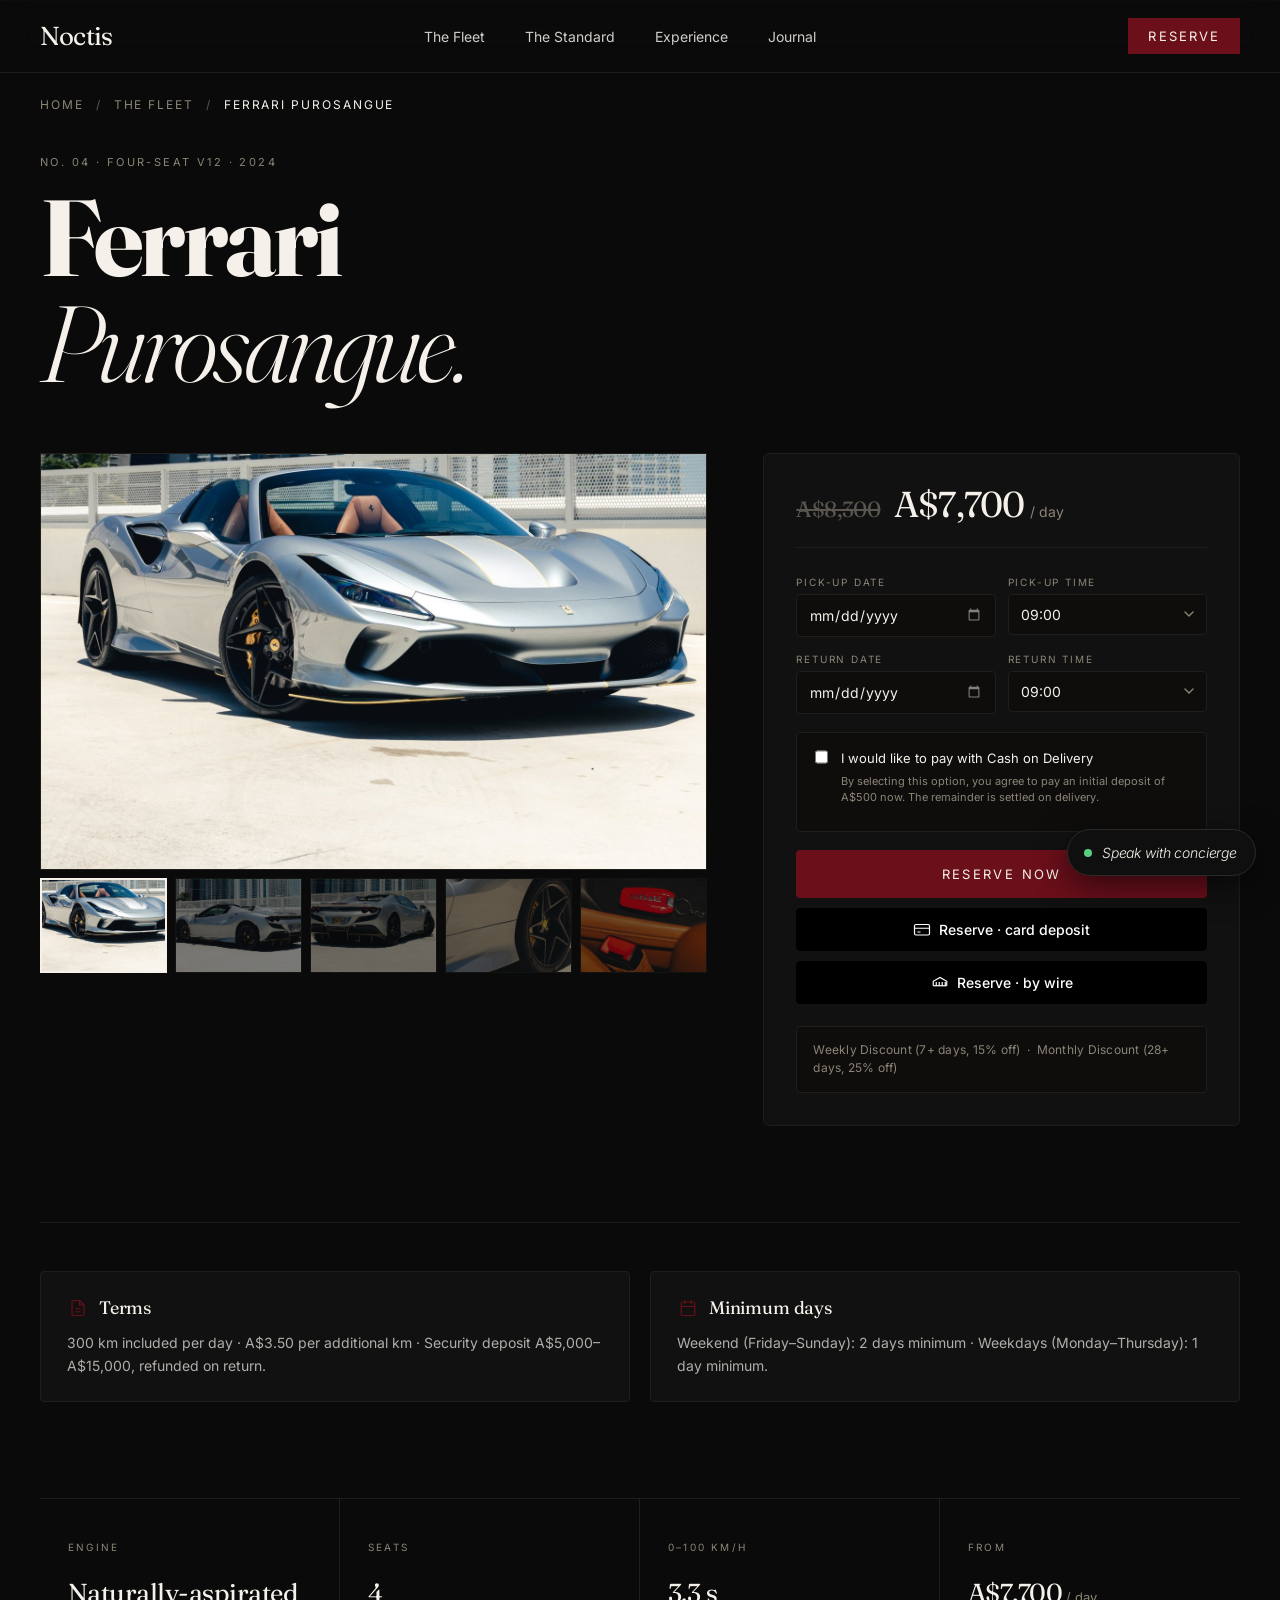
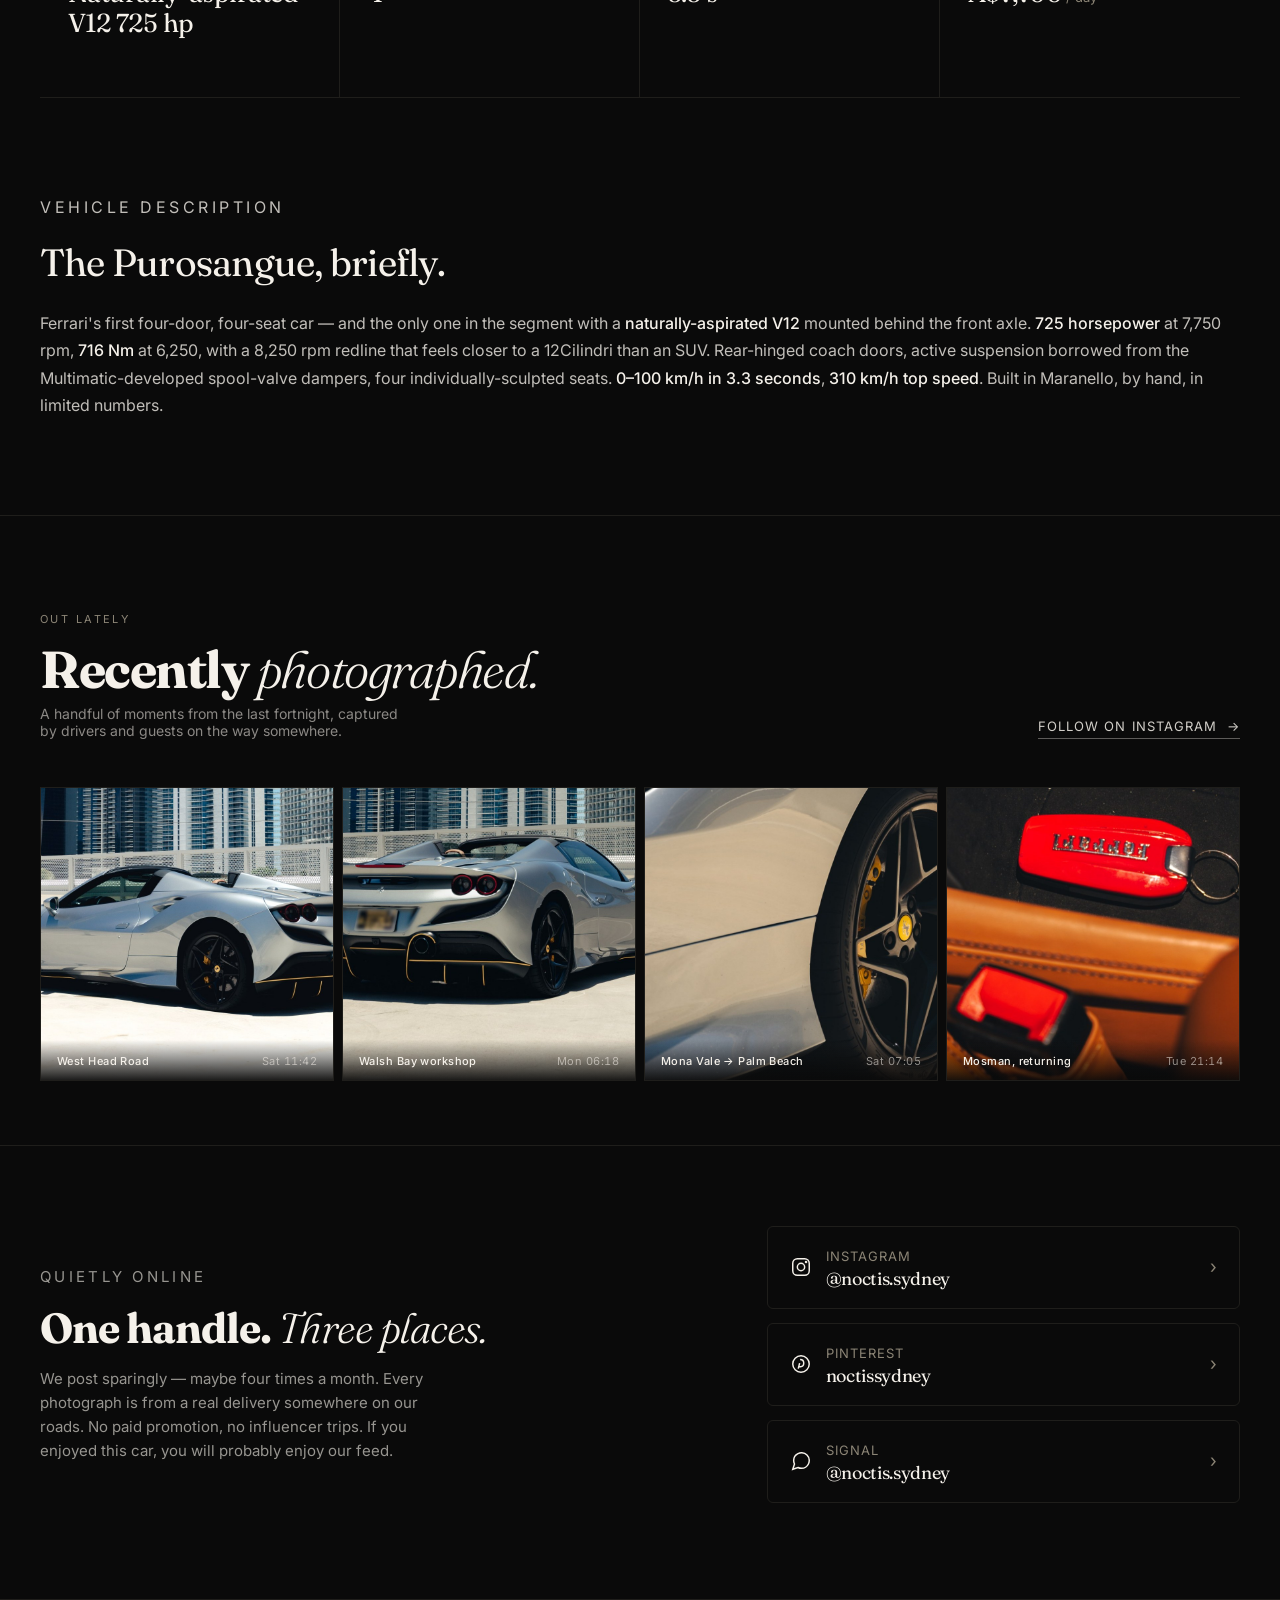
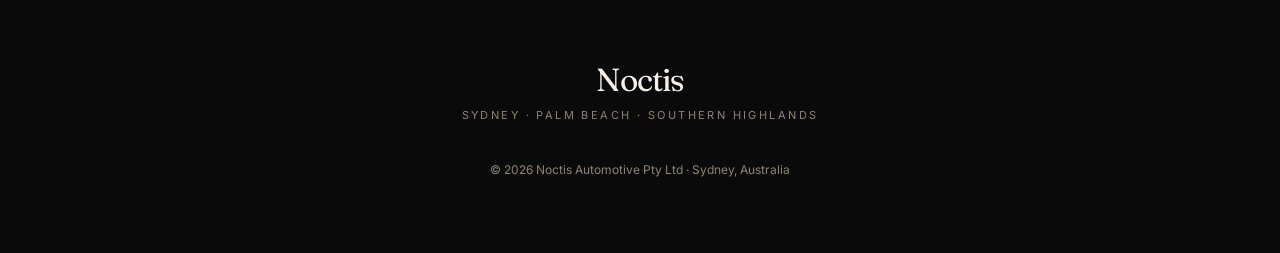
<file: fleet/ferrari-purosangue.html>
<!DOCTYPE html>
<html lang="en">
<head>
<meta charset="UTF-8" />
<meta name="viewport" content="width=device-width, initial-scale=1.0" />
<title>Ferrari Purosangue · Noctis Sydney</title>
<meta name="description" content="The 2025 Ferrari Purosangue — the first four-door, four-seat Ferrari. A 6.5L naturally-aspirated V12. Not an SUV — from Noctis Sydney. Delivered in person, anywhere in Greater Sydney." />
<meta name="theme-color" content="#0A0A0A" />
<link rel="canonical" href="https://noctis.com.au/fleet/ferrari-purosangue.html" />

<link rel="icon" type="image/svg+xml" href="data:image/svg+xml,%3Csvg xmlns='http://www.w3.org/2000/svg' viewBox='0 0 64 64'%3E%3Crect width='64' height='64' rx='10' fill='%230A0A0A'/%3E%3Ctext x='50%25' y='50%25' dominant-baseline='central' text-anchor='middle' font-family='Georgia,serif' font-size='42' font-style='italic' fill='%23F5F1EA'%3EN%3C/text%3E%3C/svg%3E" />

<meta property="og:type" content="product" />
<meta property="og:locale" content="en_AU" />
<meta property="og:url" content="https://noctis.com.au/fleet/ferrari-purosangue.html" />
<meta property="og:site_name" content="Noctis Sydney" />
<meta property="og:title" content="Ferrari Purosangue · Noctis Sydney" />
<meta property="og:description" content="The Ferrari Purosangue — naturally-aspirated V12, four doors, the only Ferrari of its kind. From Noctis Sydney." />
<meta property="og:image" content="https://noctis.com.au/images/purosangue-hero.jpg" />
<meta name="twitter:card" content="summary_large_image" />
<meta name="twitter:title" content="Ferrari Purosangue · Noctis Sydney" />
<meta name="twitter:description" content="The Ferrari Purosangue — naturally-aspirated V12, four doors, the only Ferrari of its kind. From Noctis Sydney." />
<meta name="twitter:image" content="https://noctis.com.au/images/purosangue-hero.jpg" />

<script type="application/ld+json">
{
  "@context": "https://schema.org",
  "@type": "Vehicle",
  "name": "Ferrari Purosangue",
  "brand": {"@type": "Brand", "name": "Ferrari"},
  "model": "Purosangue",
  "vehicleModelDate": "2025",
  "bodyType": "SUV",
  "image": "https://noctis.com.au/images/purosangue-hero.jpg",
  "description": "The Ferrari Purosangue — naturally-aspirated V12, four doors, the only Ferrari of its kind. From Noctis Sydney.",
  "offers": {
    "@type": "Offer",
    "price": "7700",
    "priceCurrency": "AUD",
    "priceSpecification": {
      "@type": "UnitPriceSpecification",
      "price": "7700",
      "priceCurrency": "AUD",
      "unitText": "per day"
    },
    "availability": "https://schema.org/InStock",
    "seller": {"@type": "AutomotiveBusiness", "name": "Noctis Automotive", "url": "https://noctis.com.au/"}
  }
}
</script>
<link rel="preconnect" href="https://fonts.googleapis.com" />
<link rel="preconnect" href="https://fonts.gstatic.com" crossorigin />
<link href="https://fonts.googleapis.com/css2?family=Fraunces:ital,opsz,wght@0,9..144,300;0,9..144,400;0,9..144,500;1,9..144,300;1,9..144,400&family=Inter:wght@300;400;500;600&display=swap" rel="stylesheet" />
<style>
/* ==========================================
   NOCTIS — shared stylesheet
   Monochrome editorial · Sydney, Australia
   ========================================== */

:root {
  --ink:    #0A0A0A;
  --surface:#111111;
  --surface-2:#161513;
  --cream:  #F5F1EA;
  --muted:  #8C8576;
  --subtle: #5A564F;
  --accent: #6B0F1A;
  --accent-hover: #821426;
  --line:   #1F1E1B;
  --ease:   cubic-bezier(0.22, 1, 0.36, 1);
}

* { box-sizing: border-box; }
html, body { background: var(--ink); color: var(--cream); margin: 0; padding: 0; }
html { scroll-behavior: smooth; }
body {
  font-family: 'Inter', -apple-system, BlinkMacSystemFont, 'Segoe UI', system-ui, sans-serif;
  -webkit-font-smoothing: antialiased;
  font-weight: 400;
}
.font-serif { font-family: 'Fraunces', ui-serif, Georgia, 'Times New Roman', serif; font-optical-sizing: auto; }
img { max-width: 100%; display: block; }

/* ----- Film grain overlay ----- */
.grain { position: relative; }
.grain::before {
  content: "";
  position: absolute; inset: 0;
  pointer-events: none;
  opacity: 0.12;
  mix-blend-mode: overlay;
  background-image: url("data:image/svg+xml;utf8,<svg xmlns='http://www.w3.org/2000/svg' width='400' height='400'><filter id='n'><feTurbulence type='fractalNoise' baseFrequency='0.9' numOctaves='2' stitchTiles='stitch'/><feColorMatrix values='0 0 0 0 0.95 0 0 0 0 0.94 0 0 0 0 0.91 0 0 0 0.5 0'/></filter><rect width='100%' height='100%' filter='url(%23n)'/></svg>");
  z-index: 0;
}
.grain > * { position: relative; z-index: 1; }

/* ----- Reveal on scroll -----
   Content is visible by default. Only once JS has confirmed it's running
   (by adding `.js-ready` to <html>) do we hide un-revealed elements so
   they can fade in. This way, if JS fails to load (file:// ES modules,
   blocked scripts, slow CDN), the page still renders fully.            */
.reveal {
  transition: opacity 900ms var(--ease), transform 900ms var(--ease);
}
html.js-ready .reveal:not(.in-view) {
  opacity: 0;
  transform: translateY(14px);
}
.reveal.in-view { opacity: 1; transform: translateY(0); }
.delay-1 { transition-delay: 80ms; }
.delay-2 { transition-delay: 160ms; }
.delay-3 { transition-delay: 240ms; }
.delay-4 { transition-delay: 320ms; }
.delay-5 { transition-delay: 400ms; }

/* ----- Hairlines ----- */
.hairline { background: var(--line); height: 1px; width: 100%; }

/* ----- Buttons ----- */
.btn-primary {
  display: inline-block;
  background: var(--accent);
  color: var(--cream);
  padding: 14px 28px;
  font-size: 13px;
  text-transform: uppercase;
  letter-spacing: 0.16em;
  text-decoration: none;
  border: none;
  cursor: pointer;
  transition: transform 220ms var(--ease), box-shadow 220ms var(--ease), background 220ms ease;
}
.btn-primary:hover {
  background: var(--accent-hover);
  transform: translateY(-1px);
  box-shadow: 0 8px 24px rgba(107, 15, 26, 0.35);
}
.btn-ghost {
  display: inline-block;
  color: rgba(245, 241, 234, 0.9);
  border-bottom: 1px solid rgba(245, 241, 234, 0.35);
  padding-bottom: 4px;
  text-decoration: none;
  font-size: 14px;
  transition: border-color 300ms ease, color 300ms ease;
}
.btn-ghost:hover { border-color: var(--cream); color: var(--cream); }

/* ----- Form inputs ----- */
.nx-input {
  background: transparent;
  border: none;
  border-bottom: 1px solid #2A2824;
  padding: 12px 0 14px;
  color: var(--cream);
  font-family: inherit;
  font-size: 17px;
  width: 100%;
  transition: border-color 300ms ease;
  outline: none;
}
.nx-input::placeholder { color: var(--subtle); }
.nx-input:focus { border-color: var(--cream); }

/* ----- Marquee ----- */
@keyframes noctis-marquee {
  0%   { transform: translateX(0); }
  100% { transform: translateX(-50%); }
}
.marquee-track { animation: noctis-marquee 48s linear infinite; }

/* ----- Fleet hover effect (on homepage) ----- */
.car-card {
  position: relative;
  display: block;
  overflow: hidden;
  aspect-ratio: 4 / 5;
  background: var(--ink);
}
.car-photo {
  position: absolute; inset: 0;
  background-size: cover;
  background-position: center;
  filter: contrast(1.02) brightness(0.92);
  transition: filter 800ms var(--ease), transform 1200ms var(--ease);
}
.car-card:hover .car-photo {
  filter: contrast(1.02) brightness(1.05);
  transform: scale(1.03);
}
.car-card .car-grad {
  position: absolute; inset: 0;
  background: linear-gradient(to bottom, rgba(10,10,10,0.25) 0%, rgba(10,10,10,0.1) 40%, rgba(10,10,10,0.92) 100%);
}
.car-card .car-content {
  position: absolute; inset: 0;
  padding: 28px;
  display: flex;
  flex-direction: column;
  justify-content: space-between;
  color: var(--cream);
}

/* ----- Hero 3D container ----- */
.three-hero {
  position: relative;
  width: 100%;
  height: 100svh;
  min-height: 720px;
  overflow: hidden;
  background: radial-gradient(ellipse at 50% 35%, #1a1a1a 0%, #0A0A0A 70%);
}
.three-hero canvas { display: none !important; }
.three-hero .three-fallback {
  display: block;
  position: absolute; inset: 0;
  background-size: cover; background-position: center;
  z-index: 0;
}
.three-hero .three-fallback::after {
  content: "";
  position: absolute; inset: 0;
  background:
    linear-gradient(to right,  rgba(10,10,10,0.6) 0%, rgba(10,10,10,0) 50%),
    linear-gradient(to bottom, rgba(10,10,10,0)   0%, rgba(10,10,10,0.85) 100%);
  pointer-events: none;
}

.three-hero .three-overlay-text {
  position: absolute;
  bottom: 9%;
  left: 0; right: 52%;
  text-align: left;
  padding: 0 6% 0 7%;
  z-index: 2;
  pointer-events: none;
}

/* ----- Specs grid on detail pages ----- */
.specs-grid {
  display: grid;
  grid-template-columns: 1fr;
  gap: 0;
  border-top: 1px solid var(--line);
}
@media (min-width: 768px) {
  .specs-grid { grid-template-columns: repeat(3, 1fr); }
}
.spec-cell {
  padding: 28px 0;
  border-bottom: 1px solid var(--line);
}
@media (min-width: 768px) {
  .spec-cell { padding: 36px 36px 36px 0; border-right: 1px solid var(--line); }
  .spec-cell:nth-child(3n) { border-right: none; padding-right: 0; }
}
.spec-label {
  font-size: 11px;
  text-transform: uppercase;
  letter-spacing: 0.22em;
  color: var(--muted);
  margin-bottom: 14px;
}
.spec-value {
  font-family: 'Fraunces', serif;
  font-size: 30px;
  letter-spacing: -0.022em;
  line-height: 1.1;
  color: var(--cream);
}
.spec-value .unit { font-size: 14px; color: var(--muted); font-family: 'Inter', sans-serif; letter-spacing: normal; margin-left: 4px; }

/* ----- Pull quote ----- */
.pull-quote {
  font-family: 'Fraunces', serif;
  font-size: clamp(28px, 4.5vw, 50px);
  line-height: 1.18;
  letter-spacing: -0.022em;
  color: var(--cream);
  font-weight: 300;
  max-width: 22ch;
}

/* ----- Reduced motion respect ----- */
@media (prefers-reduced-motion: reduce) {
  html { scroll-behavior: auto; }
  .reveal { opacity: 1; transform: none; transition: none; }
  .marquee-track { animation: none; }
  .car-photo { transition: none; }
  .three-hero canvas { display: none; }
}

/* ----- Mobile: hide 3D, show poster ----- */
@media (max-width: 767px) {
  .three-hero[data-mobile-fallback="true"] canvas { display: none; }
  .three-hero[data-mobile-fallback="true"] .three-fallback { display: block; }
}

/* ----- Nav ----- */
.noctis-nav {
  position: fixed;
  top: 0; left: 0; right: 0;
  z-index: 50;
  backdrop-filter: blur(18px);
  -webkit-backdrop-filter: blur(18px);
  background: rgba(10, 10, 10, 0.7);
  border-bottom: 1px solid var(--line);
}
.noctis-nav-inner {
  max-width: 1280px;
  margin: 0 auto;
  padding: 0 24px;
  height: 72px;
  display: flex;
  align-items: center;
  justify-content: space-between;
}
@media (min-width: 768px) { .noctis-nav-inner { padding: 0 40px; } }
.noctis-nav a.link { color: rgba(245, 241, 234, 0.85); text-decoration: none; font-size: 14px; transition: color 200ms ease; }
.noctis-nav a.link:hover { color: var(--cream); }
.noctis-nav .links { display: none; gap: 40px; }
@media (min-width: 900px) { .noctis-nav .links { display: flex; } }

/* ----- Layout utilities ----- */
.container { max-width: 1280px; margin: 0 auto; padding: 0 24px; }
@media (min-width: 768px) { .container { padding: 0 40px; } }
.container-narrow { max-width: 980px; margin: 0 auto; padding: 0 24px; }
@media (min-width: 768px) { .container-narrow { padding: 0 40px; } }

.section { padding: 96px 0; }
@media (min-width: 768px) { .section { padding: 160px 0; } }
.section-tight { padding: 64px 0; }

/* ----- Gallery viewer (main image + thumbnail strip) ----- */
.gallery-viewer {
  background: #0a0a0a;
  border-top: 1px solid var(--line);
}
.gallery-main {
  width: 100%;
  aspect-ratio: 16/9;
  background-size: cover;
  background-position: center;
  transition: opacity 0.18s ease;
  cursor: zoom-in;
}
.gallery-thumbs {
  display: grid;
  grid-template-columns: repeat(5, 1fr);
  gap: 2px;
  padding: 2px;
  background: #050505;
}
.gallery-thumb {
  aspect-ratio: 4/3;
  background-size: cover;
  background-position: center;
  cursor: pointer;
  opacity: 0.45;
  transition: opacity 0.2s ease, outline 0.15s ease;
  outline: 2px solid transparent;
  outline-offset: -2px;
}
.gallery-thumb:hover { opacity: 0.75; }
.gallery-thumb.active {
  opacity: 1;
  outline-color: var(--cream);
}
@media (max-width: 600px) {
  .gallery-thumbs { grid-template-columns: repeat(5, 1fr); gap: 1px; padding: 1px; }
  .gallery-main { aspect-ratio: 4/3; }
}

@media (min-width: 768px) { .section-tight { padding: 96px 0; } }

/* ----- Text utility ----- */
.eyebrow {
  font-size: 11px;
  text-transform: uppercase;
  letter-spacing: 0.22em;
  color: var(--muted);
}
.display-xl { font-size: clamp(44px, 9vw, 108px); line-height: 0.98; letter-spacing: -0.035em; font-family: 'Fraunces', serif; }
.display    { font-size: clamp(40px, 6vw, 72px);  line-height: 1.05; letter-spacing: -0.028em; font-family: 'Fraunces', serif; }
.heading    { font-size: clamp(28px, 3.5vw, 42px); line-height: 1.15; letter-spacing: -0.02em;  font-family: 'Fraunces', serif; }
.body-lg    { font-size: 17px; line-height: 1.6; color: rgba(245, 241, 234, 0.75); }
.body       { font-size: 15px; line-height: 1.65; color: rgba(245, 241, 234, 0.6); }
.italic-light { font-style: italic; font-weight: 300; }


/* ==========================================
   Fleet detail — Forza-style booking layout
   (added by scripts/rebuild_fleet.py)
   ========================================== */
.breadcrumb {
  border-top: 1px solid var(--line);
  padding: 96px 0 24px;
  font-size: 12px;
  letter-spacing: 0.16em;
  text-transform: uppercase;
  color: var(--muted);
}
.breadcrumb a { color: var(--muted); text-decoration: none; transition: color 200ms ease; }
.breadcrumb a:hover { color: var(--cream); }
.breadcrumb .sep { margin: 0 12px; color: var(--subtle); }

.product-title {
  padding: 8px 0 56px;
}
.product-title h1 {
  margin: 0;
  color: var(--cream);
}

.booking-grid {
  display: grid;
  grid-template-columns: 1fr;
  gap: 48px;
  padding-bottom: 96px;
}
@media (min-width: 960px) {
  .booking-grid { grid-template-columns: 1.4fr 1fr; gap: 56px; align-items: start; }
}

.booking-gallery .gallery-main {
  aspect-ratio: 16/10;
  border: 1px solid var(--line);
}
.booking-gallery .gallery-thumbs {
  margin-top: 8px;
  background: transparent;
  padding: 0;
  gap: 8px;
}
.booking-gallery .gallery-thumb {
  border: 1px solid var(--line);
}

.booking-card {
  background: var(--surface);
  border: 1px solid var(--line);
  border-radius: 6px;
  padding: 32px;
}
@media (min-width: 960px) {
  .booking-card { position: sticky; top: 96px; }
}

.price-row {
  display: flex;
  align-items: baseline;
  gap: 14px;
  flex-wrap: wrap;
  margin-bottom: 28px;
  padding-bottom: 24px;
  border-bottom: 1px solid var(--line);
}
.price-strike {
  font-family: 'Fraunces', serif;
  font-size: 22px;
  color: var(--subtle);
  text-decoration: line-through;
  letter-spacing: -0.02em;
}
.price-day {
  font-family: 'Fraunces', serif;
  font-size: 36px;
  letter-spacing: -0.025em;
  line-height: 1;
  color: var(--cream);
}
.price-day .unit { font-size: 14px; color: var(--muted); font-family: 'Inter', sans-serif; letter-spacing: normal; margin-left: 6px; }

.field-row {
  display: grid;
  grid-template-columns: 1fr 1fr;
  gap: 12px;
  margin-bottom: 16px;
}
.field { display: flex; flex-direction: column; gap: 6px; }
.field label {
  font-size: 10px;
  text-transform: uppercase;
  letter-spacing: 0.18em;
  color: var(--muted);
}
.field input, .field select {
  background: #0E0D0C;
  border: 1px solid var(--line);
  border-radius: 4px;
  padding: 11px 12px;
  color: var(--cream);
  font-family: inherit;
  font-size: 14px;
  outline: none;
  transition: border-color 200ms ease;
  -webkit-appearance: none;
  appearance: none;
}
.field select {
  background-image: url("data:image/svg+xml;utf8,<svg xmlns='http://www.w3.org/2000/svg' width='10' height='6' viewBox='0 0 10 6'><path d='M1 1l4 4 4-4' stroke='%238C8576' stroke-width='1.4' fill='none' stroke-linecap='round' stroke-linejoin='round'/></svg>");
  background-repeat: no-repeat;
  background-position: right 12px center;
  padding-right: 30px;
}
.field input:focus, .field select:focus { border-color: var(--cream); }
.field input::-webkit-calendar-picker-indicator { filter: invert(0.5); cursor: pointer; }

.cod-row {
  display: flex;
  align-items: flex-start;
  gap: 10px;
  margin: 18px 0 6px;
  padding: 14px;
  background: #0E0D0C;
  border: 1px solid var(--line);
  border-radius: 4px;
}
.cod-row input[type="checkbox"] {
  margin-top: 3px;
  accent-color: var(--accent);
  width: 14px; height: 14px;
}
.cod-row label {
  font-size: 13px; color: var(--cream); cursor: pointer; line-height: 1.4;
}
.cod-row .cod-explainer {
  font-size: 11px; color: var(--muted); margin-top: 6px; line-height: 1.5;
}

.btn-reserve {
  display: block;
  width: 100%;
  background: var(--accent);
  color: var(--cream);
  text-align: center;
  text-decoration: none;
  padding: 16px 20px;
  font-size: 13px;
  text-transform: uppercase;
  letter-spacing: 0.18em;
  border-radius: 4px;
  margin-top: 18px;
  transition: background 220ms ease, transform 220ms var(--ease);
  border: none;
  cursor: pointer;
  font-family: inherit;
}
.btn-reserve:hover { background: var(--accent-hover); transform: translateY(-1px); }

.pay-btn {
  display: flex;
  align-items: center;
  justify-content: center;
  gap: 8px;
  width: 100%;
  background: #000;
  color: #fff;
  border: 1px solid #000;
  border-radius: 4px;
  padding: 12px 16px;
  font-size: 14px;
  font-family: inherit;
  cursor: pointer;
  margin-top: 10px;
  text-decoration: none;
  transition: opacity 200ms ease;
}
.pay-btn:hover { opacity: 0.85; }
.pay-btn svg { display: block; }

.discount-footer {
  margin-top: 22px;
  padding: 14px 16px;
  background: #0E0D0C;
  border: 1px solid var(--line);
  border-radius: 4px;
  font-size: 12px;
  color: var(--muted);
  line-height: 1.55;
  letter-spacing: 0.02em;
}

.detail-cards {
  display: grid;
  grid-template-columns: 1fr;
  gap: 16px;
  padding: 24px 0 96px;
  border-top: 1px solid var(--line);
}
@media (min-width: 720px) { .detail-cards { grid-template-columns: 1fr 1fr; gap: 20px; padding-top: 48px; } }
.detail-card {
  background: var(--surface);
  border: 1px solid var(--line);
  border-radius: 4px;
  padding: 24px 26px;
}
.detail-card .dc-head {
  display: flex; align-items: center; gap: 10px; margin-bottom: 12px;
}
.detail-card .dc-glyph {
  width: 22px; height: 22px;
  display: inline-flex; align-items: center; justify-content: center;
  color: var(--accent);
}
.detail-card h3 {
  font-family: 'Fraunces', serif;
  font-size: 18px;
  letter-spacing: -0.01em;
  margin: 0;
  color: var(--cream);
  font-weight: 400;
}
.detail-card p {
  margin: 0;
  font-size: 14px;
  line-height: 1.65;
  color: rgba(245, 241, 234, 0.7);
}

.spec-strip {
  display: grid;
  grid-template-columns: 1fr;
  border-top: 1px solid var(--line);
  border-bottom: 1px solid var(--line);
}
@media (min-width: 720px) { .spec-strip { grid-template-columns: repeat(4, 1fr); } }
.spec-strip .cell {
  padding: 32px 28px;
  border-bottom: 1px solid var(--line);
}
@media (min-width: 720px) {
  .spec-strip .cell { border-bottom: none; border-right: 1px solid var(--line); }
  .spec-strip .cell:last-child { border-right: none; }
}
.spec-strip .cell:last-child { border-bottom: none; }
.spec-strip .cell .lbl {
  font-size: 10px;
  text-transform: uppercase;
  letter-spacing: 0.22em;
  color: var(--muted);
  margin-bottom: 12px;
}
.spec-strip .cell .val {
  font-family: 'Fraunces', serif;
  font-size: 26px;
  letter-spacing: -0.02em;
  line-height: 1.15;
  color: var(--cream);
}

.description-block {
  padding: 96px 0;
  max-width: 760px;
}
.description-block .eyebrow { margin-bottom: 18px; }
.description-block h2 {
  font-family: 'Fraunces', serif;
  font-size: clamp(28px, 3.5vw, 38px);
  letter-spacing: -0.02em;
  margin: 0 0 24px;
  color: var(--cream);
  font-weight: 400;
}
.description-block p {
  font-size: 16px;
  line-height: 1.7;
  color: rgba(245, 241, 234, 0.78);
  margin: 0;
}
.description-block p strong {
  color: var(--cream);
  font-weight: 500;
}

/* INJECTED:mobile-fixes START */
/* Cars are now re-cropped so they sit in the vertical centre of every
   image — using default `background-position: center` keeps the car
   in frame on every device. */
.gallery-main, .booking-gallery .gallery-main {
  background-position: center !important;
}
.gallery-thumb { background-position: center !important; }
.recent-img { background-position: center !important; }

/* Tighten the H1 and breadcrumb on small screens */
@media (max-width: 600px) {
  .crumb { font-size: 11px !important; }
  .car-title { font-size: clamp(40px, 11vw, 64px) !important; line-height: 1.0 !important; }
  .booking-section { padding-top: 24px !important; }
  .booking-card { padding: 22px !important; }
  .vehicle-details .cards { grid-template-columns: 1fr !important; gap: 12px !important; }
  .spec-strip { grid-template-columns: repeat(2, 1fr) !important; }
  .recent-section { padding: 56px 0 40px !important; }
  .recent-section h2 { font-size: clamp(28px, 8vw, 40px) !important; }
  .recent-grid { gap: 6px !important; }
  .social-section { padding: 56px 0 64px !important; }
}

/* iPad portrait — keep gallery prominent without full-width sidebar bumping */
@media (min-width: 600px) and (max-width: 959px) {
  .booking-grid { gap: 36px !important; }
  .booking-card { padding: 28px !important; }
}

/* Avoid horizontal overflow on description blocks */
.description-block, .vehicle-details, .spec-strip, .booking-grid { max-width: 100%; overflow-wrap: anywhere; }
/* INJECTED:mobile-fixes END */

</style>
</head>
<body>

<!-- NAV -->
<header class="noctis-nav">
  <nav class="noctis-nav-inner">
    <a href="../index.html" style="display:flex; align-items:center; gap:10px; text-decoration:none;">
      <span class="font-serif" style="font-size:26px; color:var(--cream); letter-spacing:-0.03em;">Noctis</span>
    </a>
    <div class="links">
      <a href="../index.html#fleet" class="link">The Fleet</a>
      <a href="../index.html#standard" class="link">The Standard</a>
      <a href="../index.html#experience" class="link">Experience</a>
      <a href="../index.html#journal" class="link">Journal</a>
    </div>
    <a href="../index.html?car=purosangue#reserve" class="btn-primary" style="padding:10px 20px;">Reserve</a>
  </nav>
</header>
<!-- BREADCRUMB -->
<section class="breadcrumb">
  <div class="container">
    <a href="../index.html">Home</a><span class="sep">/</span><a href="../index.html#fleet">The Fleet</a><span class="sep">/</span><span style="color:var(--cream);">Ferrari Purosangue</span>
  </div>
</section>

<!-- TITLE -->
<section class="product-title">
  <div class="container">
    <p class="eyebrow" style="margin-bottom:16px;">No. 04 · Four-Seat V12 · 2024</p>
    <h1 class="display-xl">
      Ferrari<br /><em class="italic-light">Purosangue.</em>
    </h1>
  </div>
</section>

<!-- BOOKING (gallery + reservation card) -->
<section>
  <div class="container">
    <div class="booking-grid">

      <!-- LEFT: gallery -->
      <div class="booking-gallery">
        <div class="gallery-main" id="gMain" style="background-image:url('../images/purosangue-hero.jpg')"></div>
        <div class="gallery-thumbs">
          <div class="gallery-thumb active" data-src="../images/purosangue-hero.jpg" style="background-image:url('../images/purosangue-hero.jpg')"></div>
          <div class="gallery-thumb" data-src="../images/purosangue-1.jpg" style="background-image:url('../images/purosangue-1.jpg')"></div>
          <div class="gallery-thumb" data-src="../images/purosangue-2.jpg" style="background-image:url('../images/purosangue-2.jpg')"></div>
          <div class="gallery-thumb" data-src="../images/purosangue-3.jpg" style="background-image:url('../images/purosangue-3.jpg')"></div>
          <div class="gallery-thumb" data-src="../images/purosangue-4.jpg" style="background-image:url('../images/purosangue-4.jpg')"></div>
        </div>
      </div>

      <!-- RIGHT: booking card -->
      <aside class="booking-card" aria-label="Reserve Ferrari Purosangue">
        <div class="price-row">
          <span class="price-strike">A$8,300</span>
          <span class="price-day">A$7,700<span class="unit">/ day</span></span>
        </div>

        <form onsubmit="event.preventDefault(); window.location.href='../index.html?car=purosangue#reserve';">
          <div class="field-row">
            <div class="field">
              <label for="puDate">Pick-up date</label>
              <input type="date" id="puDate" />
            </div>
            <div class="field">
              <label for="puTime">Pick-up time</label>
              <select id="puTime">
                <option>09:00</option><option>10:00</option><option>11:00</option>
                <option>12:00</option><option>14:00</option><option>16:00</option><option>18:00</option>
              </select>
            </div>
          </div>
          <div class="field-row">
            <div class="field">
              <label for="rtDate">Return date</label>
              <input type="date" id="rtDate" />
            </div>
            <div class="field">
              <label for="rtTime">Return time</label>
              <select id="rtTime">
                <option>09:00</option><option>10:00</option><option>11:00</option>
                <option>12:00</option><option>14:00</option><option>16:00</option><option>18:00</option>
              </select>
            </div>
          </div>

          <div class="cod-row">
            <input type="checkbox" id="cod" />
            <div>
              <label for="cod">I would like to pay with Cash on Delivery</label>
              <p class="cod-explainer">By selecting this option, you agree to pay an initial deposit of A$500 now. The remainder is settled on delivery.</p>
            </div>
          </div>

          <button type="submit" class="btn-reserve">Reserve Now</button>
        </form>

        <button type="button" class="pay-btn" aria-label="Reserve with card deposit" onclick="window.location.href='../index.html?car=purosangue#reserve'">
          <svg width="18" height="14" viewBox="0 0 24 18" fill="none" stroke="currentColor" stroke-width="1.6" aria-hidden="true">
            <rect x="2" y="3" width="20" height="14" rx="2"/><path d="M2 8h20M6 13h4"/>
          </svg>
          <span style="font-weight:500;">Reserve · card deposit</span>
        </button>
        <button type="button" class="pay-btn" aria-label="Reserve by wire transfer" onclick="window.location.href='../index.html?car=purosangue#reserve'">
          <svg width="18" height="14" viewBox="0 0 24 18" fill="none" stroke="currentColor" stroke-width="1.6" aria-hidden="true">
            <path d="M3 14V8l9-5 9 5v6"/><path d="M3 14h18"/><path d="M7 14V9M11 14V9M15 14V9M19 14V9"/>
          </svg>
          <span style="font-weight:500;">Reserve · by wire</span>
        </button>

        <div class="discount-footer">
          Weekly Discount (7+ days, 15% off) &nbsp;·&nbsp; Monthly Discount (28+ days, 25% off)
        </div>
      </aside>

    </div>
  </div>
</section>

<!-- VEHICLE DETAILS -->
<section>
  <div class="container">
    <div class="detail-cards">
      <div class="detail-card">
        <div class="dc-head">
          <span class="dc-glyph" aria-hidden="true">
            <svg width="18" height="18" viewBox="0 0 24 24" fill="none" stroke="currentColor" stroke-width="1.6" stroke-linecap="round" stroke-linejoin="round"><path d="M14 2H6a2 2 0 0 0-2 2v16a2 2 0 0 0 2 2h12a2 2 0 0 0 2-2V8z"/><path d="M14 2v6h6"/><path d="M9 13h6"/><path d="M9 17h6"/></svg>
          </span>
          <h3>Terms</h3>
        </div>
        <p>300 km included per day · A$3.50 per additional km · Security deposit A$5,000–A$15,000, refunded on return.</p>
      </div>
      <div class="detail-card">
        <div class="dc-head">
          <span class="dc-glyph" aria-hidden="true">
            <svg width="18" height="18" viewBox="0 0 24 24" fill="none" stroke="currentColor" stroke-width="1.6" stroke-linecap="round" stroke-linejoin="round"><rect x="3" y="4" width="18" height="18" rx="2"/><path d="M16 2v4"/><path d="M8 2v4"/><path d="M3 10h18"/></svg>
          </span>
          <h3>Minimum days</h3>
        </div>
        <p>Weekend (Friday–Sunday): 2 days minimum · Weekdays (Monday–Thursday): 1 day minimum.</p>
      </div>
    </div>
  </div>
</section>

<!-- SPEC STRIP -->
<section>
  <div class="container">
    <div class="spec-strip">
      <div class="cell">
        <p class="lbl">Engine</p>
        <p class="val">Naturally-aspirated V12 725 hp</p>
      </div>
      <div class="cell">
        <p class="lbl">Seats</p>
        <p class="val">4</p>
      </div>
      <div class="cell">
        <p class="lbl">0–100 km/h</p>
        <p class="val">3.3 s</p>
      </div>
      <div class="cell">
        <p class="lbl">From</p>
        <p class="val">A$7,700<span class="unit" style="font-size:13px; color:var(--muted); font-family:'Inter',sans-serif; letter-spacing:normal; margin-left:4px;">/ day</span></p>
      </div>
    </div>
  </div>
</section>

<!-- VEHICLE DESCRIPTION -->
<section>
  <div class="container">
    <div class="description-block">
      <p class="eyebrow">Vehicle description</p>
      <h2>The Purosangue, briefly.</h2>
      <p>Ferrari's first four-door, four-seat car — and the only one in the segment with a <strong>naturally-aspirated V12</strong> mounted behind the front axle. <strong>725 horsepower</strong> at 7,750 rpm, <strong>716 Nm</strong> at 6,250, with a 8,250 rpm redline that feels closer to a 12Cilindri than an SUV. Rear-hinged coach doors, active suspension borrowed from the Multimatic-developed spool-valve dampers, four individually-sculpted seats. <strong>0–100 km/h in 3.3 seconds</strong>, <strong>310 km/h top speed</strong>. Built in Maranello, by hand, in limited numbers.</p>
    </div>
  </div>
</section>

<!-- INJECTED:recent-social START -->
<style>
.recent-section { padding: 96px 0 64px; border-top: 1px solid var(--line); }
.recent-section .recent-head { display:flex; flex-wrap:wrap; align-items:flex-end; justify-content:space-between; gap:24px; margin-bottom:48px; }
.recent-section h2 { font-family:'Fraunces', serif; font-size:clamp(32px, 4.5vw, 52px); line-height:1.05; letter-spacing:-0.028em; margin:0; color:var(--cream); }
.recent-section h2 em { font-style:italic; font-weight:300; }
.recent-section .recent-sub { color:rgba(245,241,234,0.55); font-size:14px; max-width:42ch; margin:8px 0 0; }
.recent-section .recent-cta { color:rgba(245,241,234,0.85); border-bottom:1px solid rgba(245,241,234,0.35); padding-bottom:4px; text-decoration:none; font-size:13px; letter-spacing:0.08em; text-transform:uppercase; transition:border-color .3s; }
.recent-section .recent-cta:hover { border-color:var(--cream); }

.recent-grid { display:grid; grid-template-columns:repeat(4, 1fr); gap:8px; }
.recent-card { position:relative; margin:0; overflow:hidden; aspect-ratio: 1 / 1; background:var(--surface); border:1px solid var(--line); }
.recent-img { position:absolute; inset:0; background-size:cover; background-position:center; transition:transform 800ms cubic-bezier(0.22, 1, 0.36, 1); }
.recent-card:hover .recent-img { transform:scale(1.04); }
.recent-card figcaption { position:absolute; left:0; right:0; bottom:0; padding:14px 16px 12px; background:linear-gradient(to top, rgba(10,10,10,0.92), rgba(10,10,10,0)); display:flex; justify-content:space-between; align-items:flex-end; gap:8px; font-size:11px; letter-spacing:0.04em; }
.recent-card .recent-place { color:var(--cream); font-weight:500; }
.recent-card .recent-when { color:rgba(245,241,234,0.55); font-variant-numeric:tabular-nums; }

@media (max-width: 900px) {
  .recent-grid { grid-template-columns:repeat(2, 1fr); }
}
@media (max-width: 480px) {
  .recent-section { padding: 64px 0 48px; }
}

.social-section { padding: 80px 0 96px; border-top:1px solid var(--line); }
.social-row { display:grid; grid-template-columns:1fr; gap:48px; align-items:center; }
@media (min-width:768px) { .social-row { grid-template-columns:1.4fr 1fr; gap:64px; } }
.social-row h2 { font-family:'Fraunces', serif; font-size:clamp(28px, 3.8vw, 42px); line-height:1.1; letter-spacing:-0.024em; margin:0; color:var(--cream); }
.social-row h2 em { font-style:italic; font-weight:300; }
.social-row p { color:rgba(245,241,234,0.6); font-size:15px; line-height:1.6; max-width:46ch; margin:16px 0 0; }
.social-handles { list-style:none; padding:0; margin:0; display:flex; flex-direction:column; gap:14px; }
.social-handles a { display:flex; align-items:center; gap:14px; padding:18px 22px; border:1px solid var(--line); border-radius:6px; color:var(--cream); text-decoration:none; transition:border-color .25s, background .25s; }
.social-handles a:hover { border-color:rgba(245,241,234,0.4); background:rgba(245,241,234,0.02); }
.social-handles svg { flex-shrink:0; }
.social-handles .label { font-size:13px; color:var(--muted); letter-spacing:0.08em; text-transform:uppercase; }
.social-handles .handle { font-family:'Fraunces', serif; font-size:18px; letter-spacing:-0.018em; color:var(--cream); margin-top:2px; }
.social-handles .arrow { margin-left:auto; color:var(--muted); font-size:18px; line-height:1; }
</style>

<!-- ===== Recent ===== -->
<section class="recent-section">
  <div class="container">
    <div class="recent-head">
      <div>
        <p class="eyebrow" style="margin:0 0 16px;">Out lately</p>
        <h2>Recently <em>photographed.</em></h2>
        <p class="recent-sub">A handful of moments from the last fortnight, captured by drivers and guests on the way somewhere.</p>
      </div>
      <a href="https://instagram.com/noctis.sydney" class="recent-cta" target="_blank" rel="noopener">Follow on Instagram &nbsp;→</a>
    </div>
    <div class="recent-grid">
        <figure class="recent-card">
          <div class="recent-img" style="background-image:url('../images/purosangue-1.jpg');"></div>
          <figcaption>
            <span class="recent-place">West Head Road</span>
            <span class="recent-when">Sat 11:42</span>
          </figcaption>
        </figure>
        <figure class="recent-card">
          <div class="recent-img" style="background-image:url('../images/purosangue-2.jpg');"></div>
          <figcaption>
            <span class="recent-place">Walsh Bay workshop</span>
            <span class="recent-when">Mon 06:18</span>
          </figcaption>
        </figure>
        <figure class="recent-card">
          <div class="recent-img" style="background-image:url('../images/purosangue-3.jpg');"></div>
          <figcaption>
            <span class="recent-place">Mona Vale → Palm Beach</span>
            <span class="recent-when">Sat 07:05</span>
          </figcaption>
        </figure>
        <figure class="recent-card">
          <div class="recent-img" style="background-image:url('../images/purosangue-4.jpg');"></div>
          <figcaption>
            <span class="recent-place">Mosman, returning</span>
            <span class="recent-when">Tue 21:14</span>
          </figcaption>
        </figure>
    </div>
  </div>
</section>

<!-- ===== Social ===== -->
<section class="social-section">
  <div class="container">
    <div class="social-row">
      <div>
        <p class="eyebrow" style="margin:0 0 16px;">Quietly online</p>
        <h2>One handle. <em>Three places.</em></h2>
        <p>We post sparingly — maybe four times a month. Every photograph is from a real delivery somewhere on our roads. No paid promotion, no influencer trips. If you enjoyed this car, you will probably enjoy our feed.</p>
      </div>
      <ul class="social-handles">
        <li>
          <a href="https://instagram.com/noctis.sydney" target="_blank" rel="noopener" aria-label="Instagram">
            <svg width="22" height="22" viewBox="0 0 24 24" fill="none" stroke="currentColor" stroke-width="1.6">
              <rect x="3" y="3" width="18" height="18" rx="5" ry="5"/>
              <circle cx="12" cy="12" r="4"/>
              <circle cx="17.5" cy="6.5" r="0.6" fill="currentColor"/>
            </svg>
            <div>
              <span class="label">Instagram</span>
              <div class="handle">@noctis.sydney</div>
            </div>
            <span class="arrow">›</span>
          </a>
        </li>
        <li>
          <a href="https://au.pinterest.com/noctissydney/" target="_blank" rel="noopener" aria-label="Pinterest">
            <svg width="22" height="22" viewBox="0 0 24 24" fill="none" stroke="currentColor" stroke-width="1.6">
              <circle cx="12" cy="12" r="9"/>
              <path d="M11 7c2.5 0 4 1.5 4 4s-1.5 4-3.5 4c-0.5 0-1-0.2-1.4-0.5M10.5 11l-1.5 6"/>
            </svg>
            <div>
              <span class="label">Pinterest</span>
              <div class="handle">noctissydney</div>
            </div>
            <span class="arrow">›</span>
          </a>
        </li>
        <li>
          <a href="https://signal.me/#noctis" aria-label="Signal">
            <svg width="22" height="22" viewBox="0 0 24 24" fill="none" stroke="currentColor" stroke-width="1.6">
              <path d="M21 11.5a8.4 8.4 0 0 1-.9 3.8 8.5 8.5 0 0 1-7.6 4.7 8.4 8.4 0 0 1-3.8-.9L3 21l1.9-5.7a8.4 8.4 0 0 1-.9-3.8 8.5 8.5 0 0 1 4.7-7.6 8.4 8.4 0 0 1 3.8-.9h.5a8.5 8.5 0 0 1 8 8v.5z"/>
            </svg>
            <div>
              <span class="label">Signal</span>
              <div class="handle">@noctis.sydney</div>
            </div>
            <span class="arrow">›</span>
          </a>
        </li>
      </ul>
    </div>
  </div>
</section>
<!-- INJECTED:recent-social END -->

<!-- FOOTER -->
<footer style="border-top:1px solid var(--line); padding:64px 0; text-align:center;">
  <div class="container">
    <p class="font-serif" style="font-size:32px; letter-spacing:-0.03em; line-height:1; margin:0;">Noctis</p>
    <p class="eyebrow" style="margin-top:12px;">Sydney · Palm Beach · Southern Highlands</p>
    <p style="margin-top:40px; color:var(--muted); font-size:12px;">© 2026 Noctis Automotive Pty Ltd · Sydney, Australia</p>
  </div>
</footer>

<!-- Gallery thumbnail swap -->
<script>
(function () {
  var main = document.getElementById('gMain');
  if (!main) return;
  var thumbs = document.querySelectorAll('.gallery-thumb');
  thumbs.forEach(function (t) {
    t.addEventListener('click', function () {
      main.style.opacity = '0';
      setTimeout(function () {
        main.style.backgroundImage = "url('" + t.dataset.src + "')";
        main.style.opacity = '1';
      }, 160);
      thumbs.forEach(function (x) { x.classList.remove('active'); });
      t.classList.add('active');
    });
  });
})();
</script>

<!-- noctis-chat -->
<script src="../assets/noctis-chat.js" defer></script>

<!-- noctis-brand -->
<script src="../assets/brands.js" defer></script>
<script src="../assets/noctis-brand.js" defer></script>
</body>
</html>
</file>
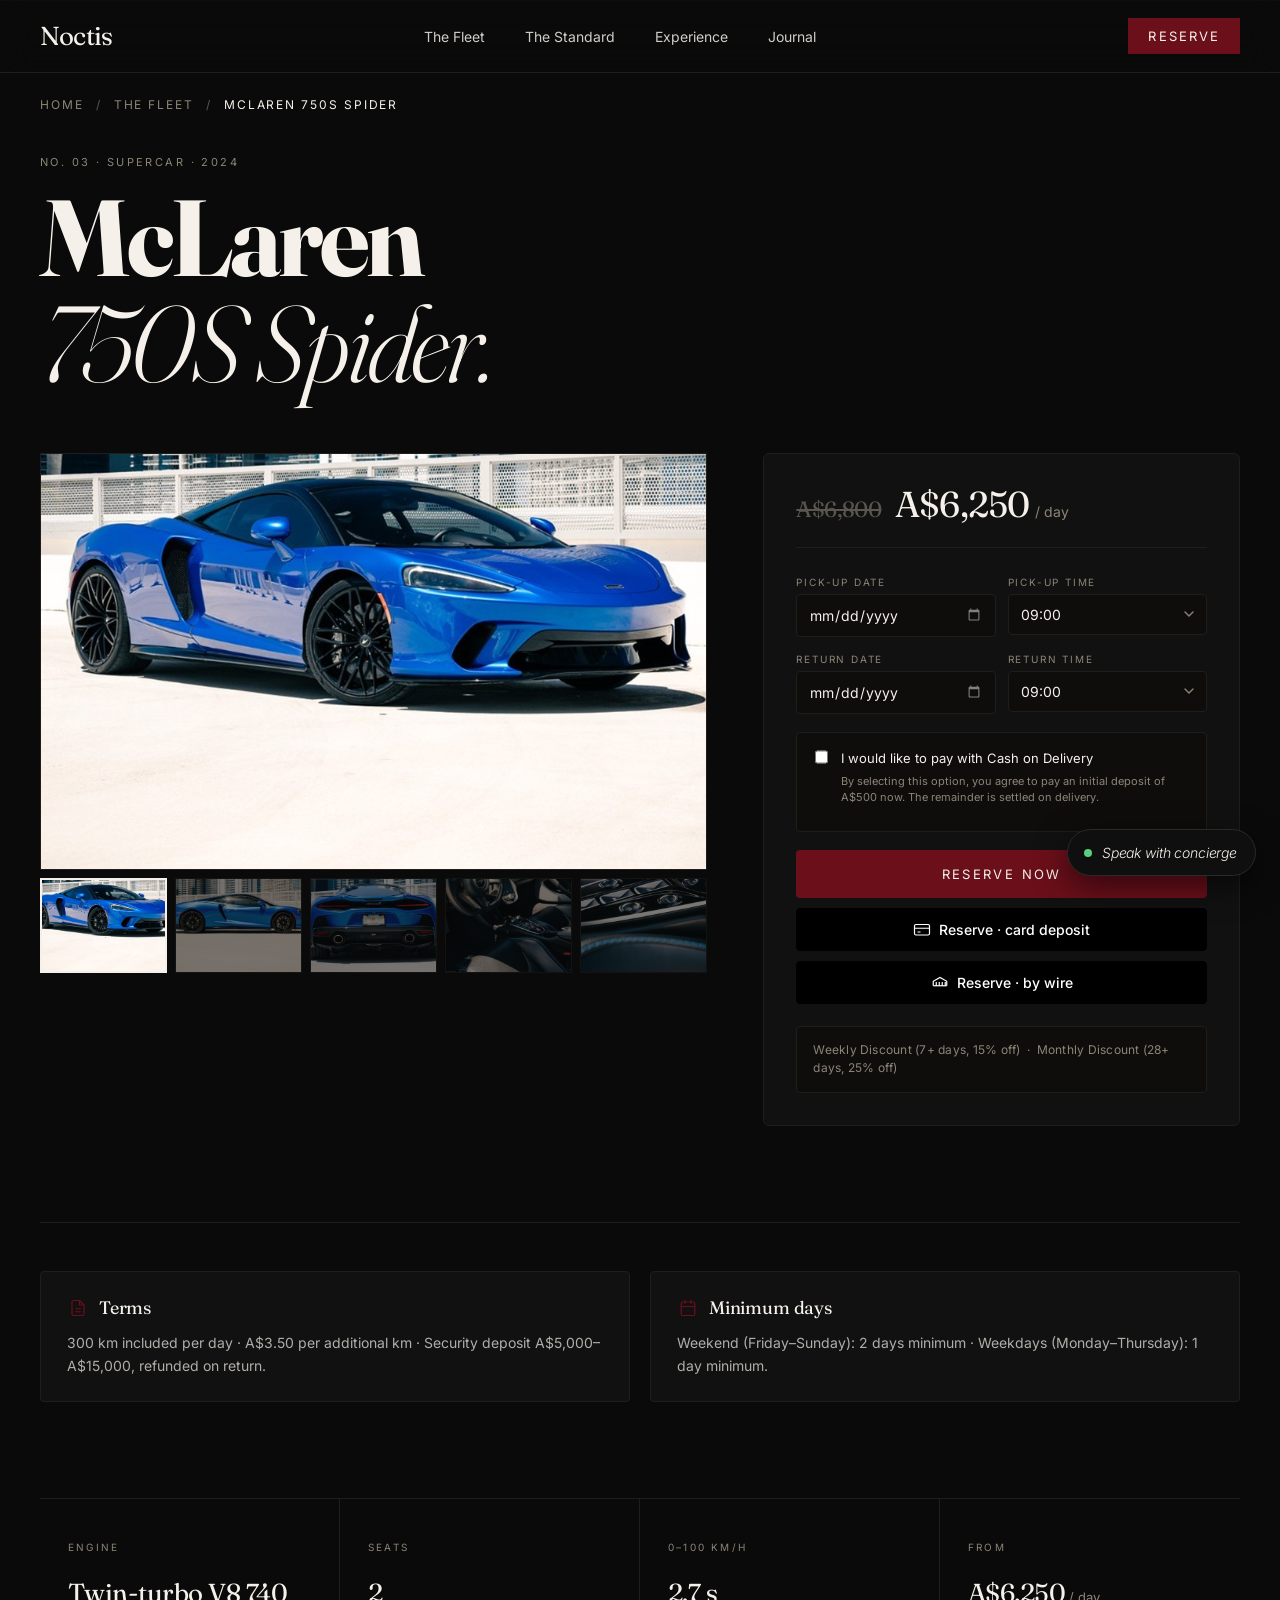
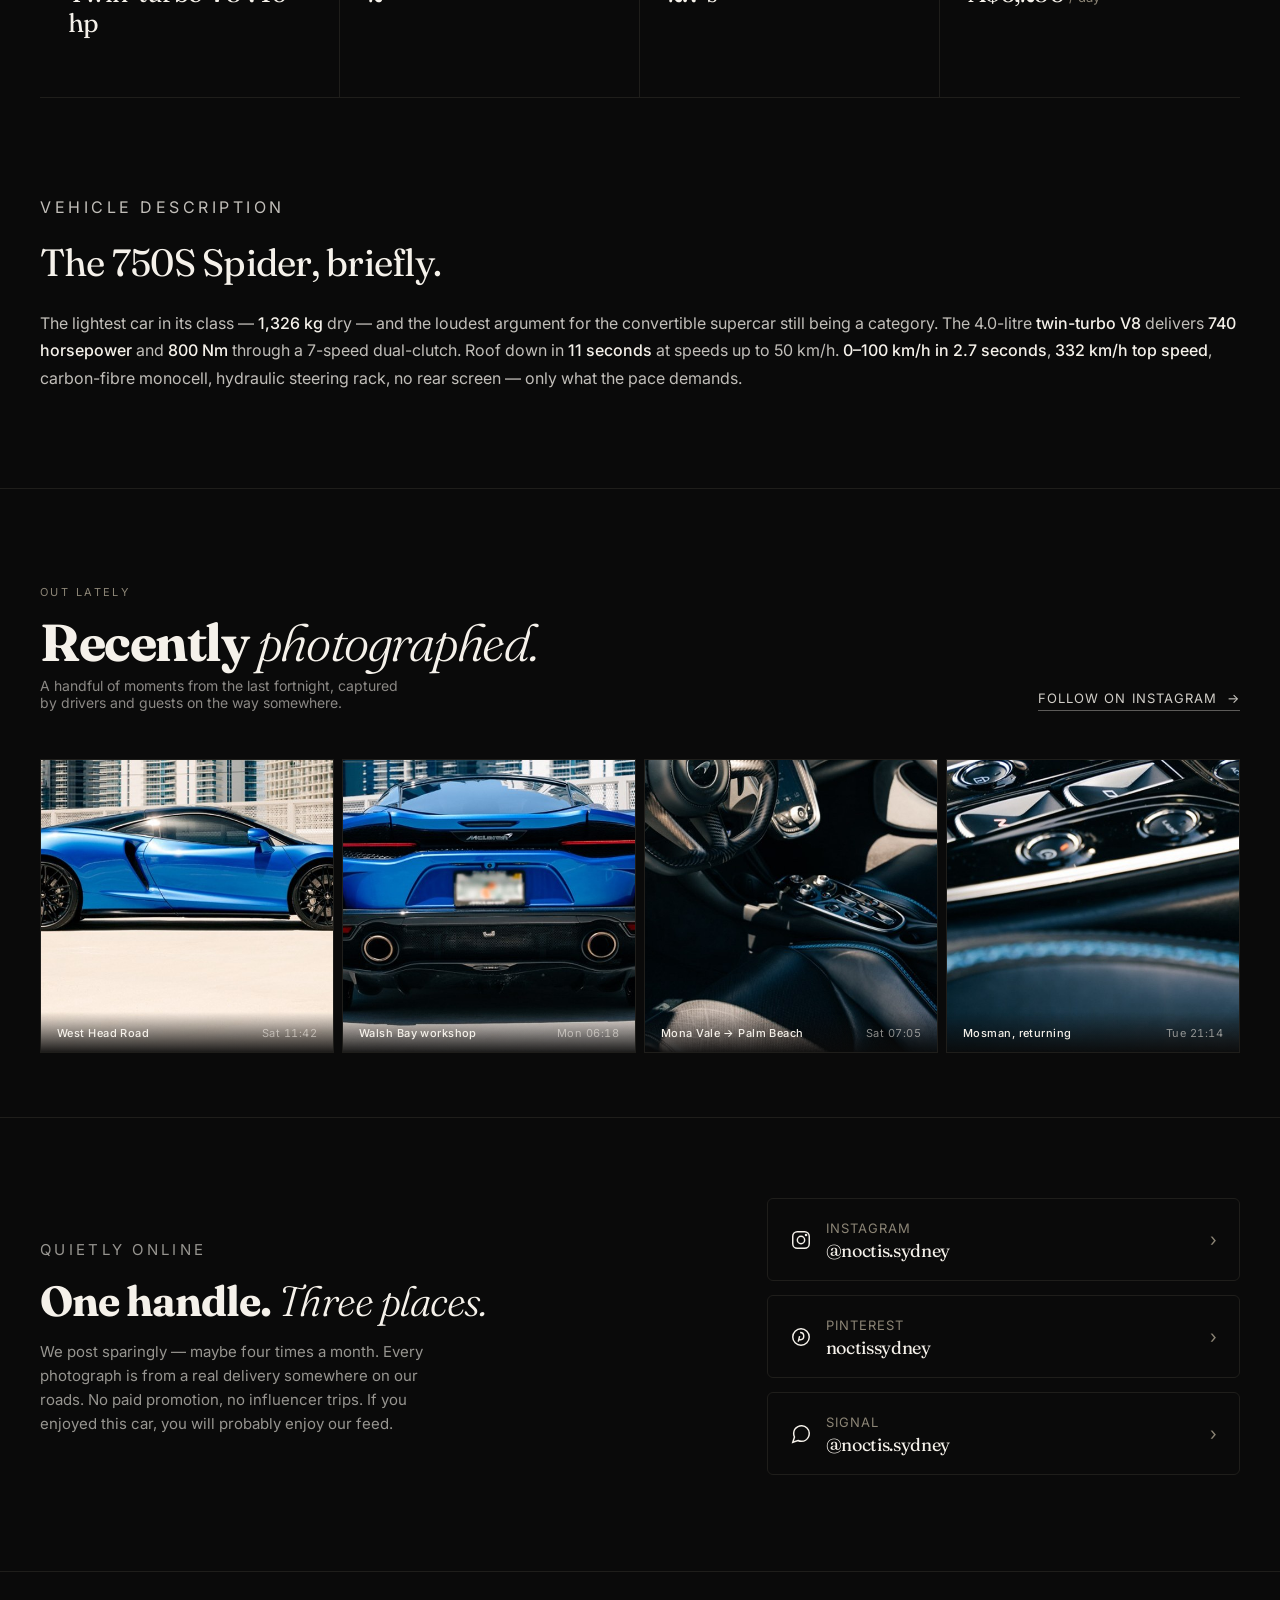
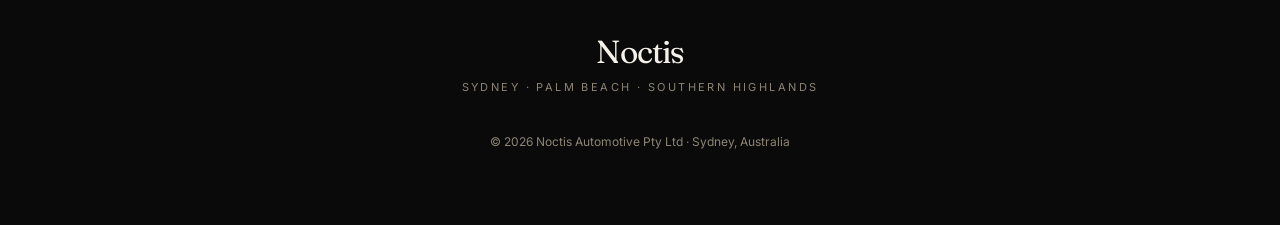
<file: fleet/mclaren-750s.html>
<!DOCTYPE html>
<html lang="en">
<head>
<meta charset="UTF-8" />
<meta name="viewport" content="width=device-width, initial-scale=1.0" />
<title>McLaren 750S Spider · Noctis Sydney</title>
<meta name="description" content="The 2024 McLaren 750S Spider — the lightest, most pointed two-seat supercar in series production — from Noctis Sydney. Delivered in person, anywhere in Greater Sydney." />
<meta name="theme-color" content="#0A0A0A" />
<link rel="canonical" href="https://noctis.com.au/fleet/mclaren-750s.html" />

<link rel="icon" type="image/svg+xml" href="data:image/svg+xml,%3Csvg xmlns='http://www.w3.org/2000/svg' viewBox='0 0 64 64'%3E%3Crect width='64' height='64' rx='10' fill='%230A0A0A'/%3E%3Ctext x='50%25' y='50%25' dominant-baseline='central' text-anchor='middle' font-family='Georgia,serif' font-size='42' font-style='italic' fill='%23F5F1EA'%3EN%3C/text%3E%3C/svg%3E" />

<meta property="og:type" content="product" />
<meta property="og:locale" content="en_AU" />
<meta property="og:url" content="https://noctis.com.au/fleet/mclaren-750s.html" />
<meta property="og:site_name" content="Noctis Sydney" />
<meta property="og:title" content="McLaren 750S Spider · Noctis Sydney" />
<meta property="og:description" content="The McLaren 750S Spider — 740hp twin-turbo V8, dihedral doors, chassis honed for the road. From Noctis Sydney." />
<meta property="og:image" content="https://noctis.com.au/images/750s-hero.jpg" />
<meta name="twitter:card" content="summary_large_image" />
<meta name="twitter:title" content="McLaren 750S Spider · Noctis Sydney" />
<meta name="twitter:description" content="The McLaren 750S Spider — 740hp twin-turbo V8, dihedral doors, chassis honed for the road. From Noctis Sydney." />
<meta name="twitter:image" content="https://noctis.com.au/images/750s-hero.jpg" />

<script type="application/ld+json">
{
  "@context": "https://schema.org",
  "@type": "Vehicle",
  "name": "McLaren 750S Spider",
  "brand": {"@type": "Brand", "name": "McLaren"},
  "model": "750S Spider",
  "vehicleModelDate": "2024",
  "bodyType": "Convertible",
  "image": "https://noctis.com.au/images/750s-hero.jpg",
  "description": "The McLaren 750S Spider — 740hp twin-turbo V8, dihedral doors, chassis honed for the road. From Noctis Sydney.",
  "offers": {
    "@type": "Offer",
    "price": "6250",
    "priceCurrency": "AUD",
    "priceSpecification": {
      "@type": "UnitPriceSpecification",
      "price": "6250",
      "priceCurrency": "AUD",
      "unitText": "per day"
    },
    "availability": "https://schema.org/InStock",
    "seller": {"@type": "AutomotiveBusiness", "name": "Noctis Automotive", "url": "https://noctis.com.au/"}
  }
}
</script>
<link rel="preconnect" href="https://fonts.googleapis.com" />
<link rel="preconnect" href="https://fonts.gstatic.com" crossorigin />
<link href="https://fonts.googleapis.com/css2?family=Fraunces:ital,opsz,wght@0,9..144,300;0,9..144,400;0,9..144,500;1,9..144,300;1,9..144,400&family=Inter:wght@300;400;500;600&display=swap" rel="stylesheet" />
<style>
/* ==========================================
   NOCTIS — shared stylesheet
   Monochrome editorial · Sydney, Australia
   ========================================== */

:root {
  --ink:    #0A0A0A;
  --surface:#111111;
  --surface-2:#161513;
  --cream:  #F5F1EA;
  --muted:  #8C8576;
  --subtle: #5A564F;
  --accent: #6B0F1A;
  --accent-hover: #821426;
  --line:   #1F1E1B;
  --ease:   cubic-bezier(0.22, 1, 0.36, 1);
}

* { box-sizing: border-box; }
html, body { background: var(--ink); color: var(--cream); margin: 0; padding: 0; }
html { scroll-behavior: smooth; }
body {
  font-family: 'Inter', -apple-system, BlinkMacSystemFont, 'Segoe UI', system-ui, sans-serif;
  -webkit-font-smoothing: antialiased;
  font-weight: 400;
}
.font-serif { font-family: 'Fraunces', ui-serif, Georgia, 'Times New Roman', serif; font-optical-sizing: auto; }
img { max-width: 100%; display: block; }

/* ----- Film grain overlay ----- */
.grain { position: relative; }
.grain::before {
  content: "";
  position: absolute; inset: 0;
  pointer-events: none;
  opacity: 0.12;
  mix-blend-mode: overlay;
  background-image: url("data:image/svg+xml;utf8,<svg xmlns='http://www.w3.org/2000/svg' width='400' height='400'><filter id='n'><feTurbulence type='fractalNoise' baseFrequency='0.9' numOctaves='2' stitchTiles='stitch'/><feColorMatrix values='0 0 0 0 0.95 0 0 0 0 0.94 0 0 0 0 0.91 0 0 0 0.5 0'/></filter><rect width='100%' height='100%' filter='url(%23n)'/></svg>");
  z-index: 0;
}
.grain > * { position: relative; z-index: 1; }

/* ----- Reveal on scroll -----
   Content is visible by default. Only once JS has confirmed it's running
   (by adding `.js-ready` to <html>) do we hide un-revealed elements so
   they can fade in. This way, if JS fails to load (file:// ES modules,
   blocked scripts, slow CDN), the page still renders fully.            */
.reveal {
  transition: opacity 900ms var(--ease), transform 900ms var(--ease);
}
html.js-ready .reveal:not(.in-view) {
  opacity: 0;
  transform: translateY(14px);
}
.reveal.in-view { opacity: 1; transform: translateY(0); }
.delay-1 { transition-delay: 80ms; }
.delay-2 { transition-delay: 160ms; }
.delay-3 { transition-delay: 240ms; }
.delay-4 { transition-delay: 320ms; }
.delay-5 { transition-delay: 400ms; }

/* ----- Hairlines ----- */
.hairline { background: var(--line); height: 1px; width: 100%; }

/* ----- Buttons ----- */
.btn-primary {
  display: inline-block;
  background: var(--accent);
  color: var(--cream);
  padding: 14px 28px;
  font-size: 13px;
  text-transform: uppercase;
  letter-spacing: 0.16em;
  text-decoration: none;
  border: none;
  cursor: pointer;
  transition: transform 220ms var(--ease), box-shadow 220ms var(--ease), background 220ms ease;
}
.btn-primary:hover {
  background: var(--accent-hover);
  transform: translateY(-1px);
  box-shadow: 0 8px 24px rgba(107, 15, 26, 0.35);
}
.btn-ghost {
  display: inline-block;
  color: rgba(245, 241, 234, 0.9);
  border-bottom: 1px solid rgba(245, 241, 234, 0.35);
  padding-bottom: 4px;
  text-decoration: none;
  font-size: 14px;
  transition: border-color 300ms ease, color 300ms ease;
}
.btn-ghost:hover { border-color: var(--cream); color: var(--cream); }

/* ----- Form inputs ----- */
.nx-input {
  background: transparent;
  border: none;
  border-bottom: 1px solid #2A2824;
  padding: 12px 0 14px;
  color: var(--cream);
  font-family: inherit;
  font-size: 17px;
  width: 100%;
  transition: border-color 300ms ease;
  outline: none;
}
.nx-input::placeholder { color: var(--subtle); }
.nx-input:focus { border-color: var(--cream); }

/* ----- Marquee ----- */
@keyframes noctis-marquee {
  0%   { transform: translateX(0); }
  100% { transform: translateX(-50%); }
}
.marquee-track { animation: noctis-marquee 48s linear infinite; }

/* ----- Fleet hover effect (on homepage) ----- */
.car-card {
  position: relative;
  display: block;
  overflow: hidden;
  aspect-ratio: 4 / 5;
  background: var(--ink);
}
.car-photo {
  position: absolute; inset: 0;
  background-size: cover;
  background-position: center;
  filter: contrast(1.02) brightness(0.92);
  transition: filter 800ms var(--ease), transform 1200ms var(--ease);
}
.car-card:hover .car-photo {
  filter: contrast(1.02) brightness(1.05);
  transform: scale(1.03);
}
.car-card .car-grad {
  position: absolute; inset: 0;
  background: linear-gradient(to bottom, rgba(10,10,10,0.25) 0%, rgba(10,10,10,0.1) 40%, rgba(10,10,10,0.92) 100%);
}
.car-card .car-content {
  position: absolute; inset: 0;
  padding: 28px;
  display: flex;
  flex-direction: column;
  justify-content: space-between;
  color: var(--cream);
}

/* ----- Hero 3D container ----- */
.three-hero {
  position: relative;
  width: 100%;
  height: 100svh;
  min-height: 720px;
  overflow: hidden;
  background: radial-gradient(ellipse at 50% 35%, #1a1a1a 0%, #0A0A0A 70%);
}
.three-hero canvas { display: none !important; }
.three-hero .three-fallback {
  display: block;
  position: absolute; inset: 0;
  background-size: cover; background-position: center;
  z-index: 0;
}
.three-hero .three-fallback::after {
  content: "";
  position: absolute; inset: 0;
  background:
    linear-gradient(to right,  rgba(10,10,10,0.6) 0%, rgba(10,10,10,0) 50%),
    linear-gradient(to bottom, rgba(10,10,10,0)   0%, rgba(10,10,10,0.85) 100%);
  pointer-events: none;
}

.three-hero .three-overlay-text {
  position: absolute;
  bottom: 9%;
  left: 0; right: 52%;
  text-align: left;
  padding: 0 6% 0 7%;
  z-index: 2;
  pointer-events: none;
}

/* ----- Specs grid on detail pages ----- */
.specs-grid {
  display: grid;
  grid-template-columns: 1fr;
  gap: 0;
  border-top: 1px solid var(--line);
}
@media (min-width: 768px) {
  .specs-grid { grid-template-columns: repeat(3, 1fr); }
}
.spec-cell {
  padding: 28px 0;
  border-bottom: 1px solid var(--line);
}
@media (min-width: 768px) {
  .spec-cell { padding: 36px 36px 36px 0; border-right: 1px solid var(--line); }
  .spec-cell:nth-child(3n) { border-right: none; padding-right: 0; }
}
.spec-label {
  font-size: 11px;
  text-transform: uppercase;
  letter-spacing: 0.22em;
  color: var(--muted);
  margin-bottom: 14px;
}
.spec-value {
  font-family: 'Fraunces', serif;
  font-size: 30px;
  letter-spacing: -0.022em;
  line-height: 1.1;
  color: var(--cream);
}
.spec-value .unit { font-size: 14px; color: var(--muted); font-family: 'Inter', sans-serif; letter-spacing: normal; margin-left: 4px; }

/* ----- Pull quote ----- */
.pull-quote {
  font-family: 'Fraunces', serif;
  font-size: clamp(28px, 4.5vw, 50px);
  line-height: 1.18;
  letter-spacing: -0.022em;
  color: var(--cream);
  font-weight: 300;
  max-width: 22ch;
}

/* ----- Reduced motion respect ----- */
@media (prefers-reduced-motion: reduce) {
  html { scroll-behavior: auto; }
  .reveal { opacity: 1; transform: none; transition: none; }
  .marquee-track { animation: none; }
  .car-photo { transition: none; }
  .three-hero canvas { display: none; }
}

/* ----- Mobile: hide 3D, show poster ----- */
@media (max-width: 767px) {
  .three-hero[data-mobile-fallback="true"] canvas { display: none; }
  .three-hero[data-mobile-fallback="true"] .three-fallback { display: block; }
}

/* ----- Nav ----- */
.noctis-nav {
  position: fixed;
  top: 0; left: 0; right: 0;
  z-index: 50;
  backdrop-filter: blur(18px);
  -webkit-backdrop-filter: blur(18px);
  background: rgba(10, 10, 10, 0.7);
  border-bottom: 1px solid var(--line);
}
.noctis-nav-inner {
  max-width: 1280px;
  margin: 0 auto;
  padding: 0 24px;
  height: 72px;
  display: flex;
  align-items: center;
  justify-content: space-between;
}
@media (min-width: 768px) { .noctis-nav-inner { padding: 0 40px; } }
.noctis-nav a.link { color: rgba(245, 241, 234, 0.85); text-decoration: none; font-size: 14px; transition: color 200ms ease; }
.noctis-nav a.link:hover { color: var(--cream); }
.noctis-nav .links { display: none; gap: 40px; }
@media (min-width: 900px) { .noctis-nav .links { display: flex; } }

/* ----- Layout utilities ----- */
.container { max-width: 1280px; margin: 0 auto; padding: 0 24px; }
@media (min-width: 768px) { .container { padding: 0 40px; } }
.container-narrow { max-width: 980px; margin: 0 auto; padding: 0 24px; }
@media (min-width: 768px) { .container-narrow { padding: 0 40px; } }

.section { padding: 96px 0; }
@media (min-width: 768px) { .section { padding: 160px 0; } }
.section-tight { padding: 64px 0; }

/* ----- Gallery viewer (main image + thumbnail strip) ----- */
.gallery-viewer {
  background: #0a0a0a;
  border-top: 1px solid var(--line);
}
.gallery-main {
  width: 100%;
  aspect-ratio: 16/9;
  background-size: cover;
  background-position: center;
  transition: opacity 0.18s ease;
  cursor: zoom-in;
}
.gallery-thumbs {
  display: grid;
  grid-template-columns: repeat(5, 1fr);
  gap: 2px;
  padding: 2px;
  background: #050505;
}
.gallery-thumb {
  aspect-ratio: 4/3;
  background-size: cover;
  background-position: center;
  cursor: pointer;
  opacity: 0.45;
  transition: opacity 0.2s ease, outline 0.15s ease;
  outline: 2px solid transparent;
  outline-offset: -2px;
}
.gallery-thumb:hover { opacity: 0.75; }
.gallery-thumb.active {
  opacity: 1;
  outline-color: var(--cream);
}
@media (max-width: 600px) {
  .gallery-thumbs { grid-template-columns: repeat(5, 1fr); gap: 1px; padding: 1px; }
  .gallery-main { aspect-ratio: 4/3; }
}

@media (min-width: 768px) { .section-tight { padding: 96px 0; } }

/* ----- Text utility ----- */
.eyebrow {
  font-size: 11px;
  text-transform: uppercase;
  letter-spacing: 0.22em;
  color: var(--muted);
}
.display-xl { font-size: clamp(44px, 9vw, 108px); line-height: 0.98; letter-spacing: -0.035em; font-family: 'Fraunces', serif; }
.display    { font-size: clamp(40px, 6vw, 72px);  line-height: 1.05; letter-spacing: -0.028em; font-family: 'Fraunces', serif; }
.heading    { font-size: clamp(28px, 3.5vw, 42px); line-height: 1.15; letter-spacing: -0.02em;  font-family: 'Fraunces', serif; }
.body-lg    { font-size: 17px; line-height: 1.6; color: rgba(245, 241, 234, 0.75); }
.body       { font-size: 15px; line-height: 1.65; color: rgba(245, 241, 234, 0.6); }
.italic-light { font-style: italic; font-weight: 300; }


/* ==========================================
   Fleet detail — Forza-style booking layout
   (added by scripts/rebuild_fleet.py)
   ========================================== */
.breadcrumb {
  border-top: 1px solid var(--line);
  padding: 96px 0 24px;
  font-size: 12px;
  letter-spacing: 0.16em;
  text-transform: uppercase;
  color: var(--muted);
}
.breadcrumb a { color: var(--muted); text-decoration: none; transition: color 200ms ease; }
.breadcrumb a:hover { color: var(--cream); }
.breadcrumb .sep { margin: 0 12px; color: var(--subtle); }

.product-title {
  padding: 8px 0 56px;
}
.product-title h1 {
  margin: 0;
  color: var(--cream);
}

.booking-grid {
  display: grid;
  grid-template-columns: 1fr;
  gap: 48px;
  padding-bottom: 96px;
}
@media (min-width: 960px) {
  .booking-grid { grid-template-columns: 1.4fr 1fr; gap: 56px; align-items: start; }
}

.booking-gallery .gallery-main {
  aspect-ratio: 16/10;
  border: 1px solid var(--line);
}
.booking-gallery .gallery-thumbs {
  margin-top: 8px;
  background: transparent;
  padding: 0;
  gap: 8px;
}
.booking-gallery .gallery-thumb {
  border: 1px solid var(--line);
}

.booking-card {
  background: var(--surface);
  border: 1px solid var(--line);
  border-radius: 6px;
  padding: 32px;
}
@media (min-width: 960px) {
  .booking-card { position: sticky; top: 96px; }
}

.price-row {
  display: flex;
  align-items: baseline;
  gap: 14px;
  flex-wrap: wrap;
  margin-bottom: 28px;
  padding-bottom: 24px;
  border-bottom: 1px solid var(--line);
}
.price-strike {
  font-family: 'Fraunces', serif;
  font-size: 22px;
  color: var(--subtle);
  text-decoration: line-through;
  letter-spacing: -0.02em;
}
.price-day {
  font-family: 'Fraunces', serif;
  font-size: 36px;
  letter-spacing: -0.025em;
  line-height: 1;
  color: var(--cream);
}
.price-day .unit { font-size: 14px; color: var(--muted); font-family: 'Inter', sans-serif; letter-spacing: normal; margin-left: 6px; }

.field-row {
  display: grid;
  grid-template-columns: 1fr 1fr;
  gap: 12px;
  margin-bottom: 16px;
}
.field { display: flex; flex-direction: column; gap: 6px; }
.field label {
  font-size: 10px;
  text-transform: uppercase;
  letter-spacing: 0.18em;
  color: var(--muted);
}
.field input, .field select {
  background: #0E0D0C;
  border: 1px solid var(--line);
  border-radius: 4px;
  padding: 11px 12px;
  color: var(--cream);
  font-family: inherit;
  font-size: 14px;
  outline: none;
  transition: border-color 200ms ease;
  -webkit-appearance: none;
  appearance: none;
}
.field select {
  background-image: url("data:image/svg+xml;utf8,<svg xmlns='http://www.w3.org/2000/svg' width='10' height='6' viewBox='0 0 10 6'><path d='M1 1l4 4 4-4' stroke='%238C8576' stroke-width='1.4' fill='none' stroke-linecap='round' stroke-linejoin='round'/></svg>");
  background-repeat: no-repeat;
  background-position: right 12px center;
  padding-right: 30px;
}
.field input:focus, .field select:focus { border-color: var(--cream); }
.field input::-webkit-calendar-picker-indicator { filter: invert(0.5); cursor: pointer; }

.cod-row {
  display: flex;
  align-items: flex-start;
  gap: 10px;
  margin: 18px 0 6px;
  padding: 14px;
  background: #0E0D0C;
  border: 1px solid var(--line);
  border-radius: 4px;
}
.cod-row input[type="checkbox"] {
  margin-top: 3px;
  accent-color: var(--accent);
  width: 14px; height: 14px;
}
.cod-row label {
  font-size: 13px; color: var(--cream); cursor: pointer; line-height: 1.4;
}
.cod-row .cod-explainer {
  font-size: 11px; color: var(--muted); margin-top: 6px; line-height: 1.5;
}

.btn-reserve {
  display: block;
  width: 100%;
  background: var(--accent);
  color: var(--cream);
  text-align: center;
  text-decoration: none;
  padding: 16px 20px;
  font-size: 13px;
  text-transform: uppercase;
  letter-spacing: 0.18em;
  border-radius: 4px;
  margin-top: 18px;
  transition: background 220ms ease, transform 220ms var(--ease);
  border: none;
  cursor: pointer;
  font-family: inherit;
}
.btn-reserve:hover { background: var(--accent-hover); transform: translateY(-1px); }

.pay-btn {
  display: flex;
  align-items: center;
  justify-content: center;
  gap: 8px;
  width: 100%;
  background: #000;
  color: #fff;
  border: 1px solid #000;
  border-radius: 4px;
  padding: 12px 16px;
  font-size: 14px;
  font-family: inherit;
  cursor: pointer;
  margin-top: 10px;
  text-decoration: none;
  transition: opacity 200ms ease;
}
.pay-btn:hover { opacity: 0.85; }
.pay-btn svg { display: block; }

.discount-footer {
  margin-top: 22px;
  padding: 14px 16px;
  background: #0E0D0C;
  border: 1px solid var(--line);
  border-radius: 4px;
  font-size: 12px;
  color: var(--muted);
  line-height: 1.55;
  letter-spacing: 0.02em;
}

.detail-cards {
  display: grid;
  grid-template-columns: 1fr;
  gap: 16px;
  padding: 24px 0 96px;
  border-top: 1px solid var(--line);
}
@media (min-width: 720px) { .detail-cards { grid-template-columns: 1fr 1fr; gap: 20px; padding-top: 48px; } }
.detail-card {
  background: var(--surface);
  border: 1px solid var(--line);
  border-radius: 4px;
  padding: 24px 26px;
}
.detail-card .dc-head {
  display: flex; align-items: center; gap: 10px; margin-bottom: 12px;
}
.detail-card .dc-glyph {
  width: 22px; height: 22px;
  display: inline-flex; align-items: center; justify-content: center;
  color: var(--accent);
}
.detail-card h3 {
  font-family: 'Fraunces', serif;
  font-size: 18px;
  letter-spacing: -0.01em;
  margin: 0;
  color: var(--cream);
  font-weight: 400;
}
.detail-card p {
  margin: 0;
  font-size: 14px;
  line-height: 1.65;
  color: rgba(245, 241, 234, 0.7);
}

.spec-strip {
  display: grid;
  grid-template-columns: 1fr;
  border-top: 1px solid var(--line);
  border-bottom: 1px solid var(--line);
}
@media (min-width: 720px) { .spec-strip { grid-template-columns: repeat(4, 1fr); } }
.spec-strip .cell {
  padding: 32px 28px;
  border-bottom: 1px solid var(--line);
}
@media (min-width: 720px) {
  .spec-strip .cell { border-bottom: none; border-right: 1px solid var(--line); }
  .spec-strip .cell:last-child { border-right: none; }
}
.spec-strip .cell:last-child { border-bottom: none; }
.spec-strip .cell .lbl {
  font-size: 10px;
  text-transform: uppercase;
  letter-spacing: 0.22em;
  color: var(--muted);
  margin-bottom: 12px;
}
.spec-strip .cell .val {
  font-family: 'Fraunces', serif;
  font-size: 26px;
  letter-spacing: -0.02em;
  line-height: 1.15;
  color: var(--cream);
}

.description-block {
  padding: 96px 0;
  max-width: 760px;
}
.description-block .eyebrow { margin-bottom: 18px; }
.description-block h2 {
  font-family: 'Fraunces', serif;
  font-size: clamp(28px, 3.5vw, 38px);
  letter-spacing: -0.02em;
  margin: 0 0 24px;
  color: var(--cream);
  font-weight: 400;
}
.description-block p {
  font-size: 16px;
  line-height: 1.7;
  color: rgba(245, 241, 234, 0.78);
  margin: 0;
}
.description-block p strong {
  color: var(--cream);
  font-weight: 500;
}

/* INJECTED:mobile-fixes START */
/* Cars are now re-cropped so they sit in the vertical centre of every
   image — using default `background-position: center` keeps the car
   in frame on every device. */
.gallery-main, .booking-gallery .gallery-main {
  background-position: center !important;
}
.gallery-thumb { background-position: center !important; }
.recent-img { background-position: center !important; }

/* Tighten the H1 and breadcrumb on small screens */
@media (max-width: 600px) {
  .crumb { font-size: 11px !important; }
  .car-title { font-size: clamp(40px, 11vw, 64px) !important; line-height: 1.0 !important; }
  .booking-section { padding-top: 24px !important; }
  .booking-card { padding: 22px !important; }
  .vehicle-details .cards { grid-template-columns: 1fr !important; gap: 12px !important; }
  .spec-strip { grid-template-columns: repeat(2, 1fr) !important; }
  .recent-section { padding: 56px 0 40px !important; }
  .recent-section h2 { font-size: clamp(28px, 8vw, 40px) !important; }
  .recent-grid { gap: 6px !important; }
  .social-section { padding: 56px 0 64px !important; }
}

/* iPad portrait — keep gallery prominent without full-width sidebar bumping */
@media (min-width: 600px) and (max-width: 959px) {
  .booking-grid { gap: 36px !important; }
  .booking-card { padding: 28px !important; }
}

/* Avoid horizontal overflow on description blocks */
.description-block, .vehicle-details, .spec-strip, .booking-grid { max-width: 100%; overflow-wrap: anywhere; }
/* INJECTED:mobile-fixes END */

</style>
</head>
<body>

<!-- NAV -->
<header class="noctis-nav">
  <nav class="noctis-nav-inner">
    <a href="../index.html" style="display:flex; align-items:center; gap:10px; text-decoration:none;">
      <span class="font-serif" style="font-size:26px; color:var(--cream); letter-spacing:-0.03em;">Noctis</span>
    </a>
    <div class="links">
      <a href="../index.html#fleet" class="link">The Fleet</a>
      <a href="../index.html#standard" class="link">The Standard</a>
      <a href="../index.html#experience" class="link">Experience</a>
      <a href="../index.html#journal" class="link">Journal</a>
    </div>
    <a href="../index.html?car=750s#reserve" class="btn-primary" style="padding:10px 20px;">Reserve</a>
  </nav>
</header>
<!-- BREADCRUMB -->
<section class="breadcrumb">
  <div class="container">
    <a href="../index.html">Home</a><span class="sep">/</span><a href="../index.html#fleet">The Fleet</a><span class="sep">/</span><span style="color:var(--cream);">McLaren 750S Spider</span>
  </div>
</section>

<!-- TITLE -->
<section class="product-title">
  <div class="container">
    <p class="eyebrow" style="margin-bottom:16px;">No. 03 · Supercar · 2024</p>
    <h1 class="display-xl">
      McLaren<br /><em class="italic-light">750S Spider.</em>
    </h1>
  </div>
</section>

<!-- BOOKING (gallery + reservation card) -->
<section>
  <div class="container">
    <div class="booking-grid">

      <!-- LEFT: gallery -->
      <div class="booking-gallery">
        <div class="gallery-main" id="gMain" style="background-image:url('../images/750s-hero.jpg')"></div>
        <div class="gallery-thumbs">
          <div class="gallery-thumb active" data-src="../images/750s-hero.jpg" style="background-image:url('../images/750s-hero.jpg')"></div>
          <div class="gallery-thumb" data-src="../images/750s-1.jpg" style="background-image:url('../images/750s-1.jpg')"></div>
          <div class="gallery-thumb" data-src="../images/750s-2.jpg" style="background-image:url('../images/750s-2.jpg')"></div>
          <div class="gallery-thumb" data-src="../images/750s-3.jpg" style="background-image:url('../images/750s-3.jpg')"></div>
          <div class="gallery-thumb" data-src="../images/750s-4.jpg" style="background-image:url('../images/750s-4.jpg')"></div>
        </div>
      </div>

      <!-- RIGHT: booking card -->
      <aside class="booking-card" aria-label="Reserve McLaren 750S Spider">
        <div class="price-row">
          <span class="price-strike">A$6,800</span>
          <span class="price-day">A$6,250<span class="unit">/ day</span></span>
        </div>

        <form onsubmit="event.preventDefault(); window.location.href='../index.html?car=750s#reserve';">
          <div class="field-row">
            <div class="field">
              <label for="puDate">Pick-up date</label>
              <input type="date" id="puDate" />
            </div>
            <div class="field">
              <label for="puTime">Pick-up time</label>
              <select id="puTime">
                <option>09:00</option><option>10:00</option><option>11:00</option>
                <option>12:00</option><option>14:00</option><option>16:00</option><option>18:00</option>
              </select>
            </div>
          </div>
          <div class="field-row">
            <div class="field">
              <label for="rtDate">Return date</label>
              <input type="date" id="rtDate" />
            </div>
            <div class="field">
              <label for="rtTime">Return time</label>
              <select id="rtTime">
                <option>09:00</option><option>10:00</option><option>11:00</option>
                <option>12:00</option><option>14:00</option><option>16:00</option><option>18:00</option>
              </select>
            </div>
          </div>

          <div class="cod-row">
            <input type="checkbox" id="cod" />
            <div>
              <label for="cod">I would like to pay with Cash on Delivery</label>
              <p class="cod-explainer">By selecting this option, you agree to pay an initial deposit of A$500 now. The remainder is settled on delivery.</p>
            </div>
          </div>

          <button type="submit" class="btn-reserve">Reserve Now</button>
        </form>

        <button type="button" class="pay-btn" aria-label="Reserve with card deposit" onclick="window.location.href='../index.html?car=750s#reserve'">
          <svg width="18" height="14" viewBox="0 0 24 18" fill="none" stroke="currentColor" stroke-width="1.6" aria-hidden="true">
            <rect x="2" y="3" width="20" height="14" rx="2"/><path d="M2 8h20M6 13h4"/>
          </svg>
          <span style="font-weight:500;">Reserve · card deposit</span>
        </button>
        <button type="button" class="pay-btn" aria-label="Reserve by wire transfer" onclick="window.location.href='../index.html?car=750s#reserve'">
          <svg width="18" height="14" viewBox="0 0 24 18" fill="none" stroke="currentColor" stroke-width="1.6" aria-hidden="true">
            <path d="M3 14V8l9-5 9 5v6"/><path d="M3 14h18"/><path d="M7 14V9M11 14V9M15 14V9M19 14V9"/>
          </svg>
          <span style="font-weight:500;">Reserve · by wire</span>
        </button>

        <div class="discount-footer">
          Weekly Discount (7+ days, 15% off) &nbsp;·&nbsp; Monthly Discount (28+ days, 25% off)
        </div>
      </aside>

    </div>
  </div>
</section>

<!-- VEHICLE DETAILS -->
<section>
  <div class="container">
    <div class="detail-cards">
      <div class="detail-card">
        <div class="dc-head">
          <span class="dc-glyph" aria-hidden="true">
            <svg width="18" height="18" viewBox="0 0 24 24" fill="none" stroke="currentColor" stroke-width="1.6" stroke-linecap="round" stroke-linejoin="round"><path d="M14 2H6a2 2 0 0 0-2 2v16a2 2 0 0 0 2 2h12a2 2 0 0 0 2-2V8z"/><path d="M14 2v6h6"/><path d="M9 13h6"/><path d="M9 17h6"/></svg>
          </span>
          <h3>Terms</h3>
        </div>
        <p>300 km included per day · A$3.50 per additional km · Security deposit A$5,000–A$15,000, refunded on return.</p>
      </div>
      <div class="detail-card">
        <div class="dc-head">
          <span class="dc-glyph" aria-hidden="true">
            <svg width="18" height="18" viewBox="0 0 24 24" fill="none" stroke="currentColor" stroke-width="1.6" stroke-linecap="round" stroke-linejoin="round"><rect x="3" y="4" width="18" height="18" rx="2"/><path d="M16 2v4"/><path d="M8 2v4"/><path d="M3 10h18"/></svg>
          </span>
          <h3>Minimum days</h3>
        </div>
        <p>Weekend (Friday–Sunday): 2 days minimum · Weekdays (Monday–Thursday): 1 day minimum.</p>
      </div>
    </div>
  </div>
</section>

<!-- SPEC STRIP -->
<section>
  <div class="container">
    <div class="spec-strip">
      <div class="cell">
        <p class="lbl">Engine</p>
        <p class="val">Twin-turbo V8 740 hp</p>
      </div>
      <div class="cell">
        <p class="lbl">Seats</p>
        <p class="val">2</p>
      </div>
      <div class="cell">
        <p class="lbl">0–100 km/h</p>
        <p class="val">2.7 s</p>
      </div>
      <div class="cell">
        <p class="lbl">From</p>
        <p class="val">A$6,250<span class="unit" style="font-size:13px; color:var(--muted); font-family:'Inter',sans-serif; letter-spacing:normal; margin-left:4px;">/ day</span></p>
      </div>
    </div>
  </div>
</section>

<!-- VEHICLE DESCRIPTION -->
<section>
  <div class="container">
    <div class="description-block">
      <p class="eyebrow">Vehicle description</p>
      <h2>The 750S Spider, briefly.</h2>
      <p>The lightest car in its class — <strong>1,326 kg</strong> dry — and the loudest argument for the convertible supercar still being a category. The 4.0-litre <strong>twin-turbo V8</strong> delivers <strong>740 horsepower</strong> and <strong>800 Nm</strong> through a 7-speed dual-clutch. Roof down in <strong>11 seconds</strong> at speeds up to 50 km/h. <strong>0–100 km/h in 2.7 seconds</strong>, <strong>332 km/h top speed</strong>, carbon-fibre monocell, hydraulic steering rack, no rear screen — only what the pace demands.</p>
    </div>
  </div>
</section>

<!-- INJECTED:recent-social START -->
<style>
.recent-section { padding: 96px 0 64px; border-top: 1px solid var(--line); }
.recent-section .recent-head { display:flex; flex-wrap:wrap; align-items:flex-end; justify-content:space-between; gap:24px; margin-bottom:48px; }
.recent-section h2 { font-family:'Fraunces', serif; font-size:clamp(32px, 4.5vw, 52px); line-height:1.05; letter-spacing:-0.028em; margin:0; color:var(--cream); }
.recent-section h2 em { font-style:italic; font-weight:300; }
.recent-section .recent-sub { color:rgba(245,241,234,0.55); font-size:14px; max-width:42ch; margin:8px 0 0; }
.recent-section .recent-cta { color:rgba(245,241,234,0.85); border-bottom:1px solid rgba(245,241,234,0.35); padding-bottom:4px; text-decoration:none; font-size:13px; letter-spacing:0.08em; text-transform:uppercase; transition:border-color .3s; }
.recent-section .recent-cta:hover { border-color:var(--cream); }

.recent-grid { display:grid; grid-template-columns:repeat(4, 1fr); gap:8px; }
.recent-card { position:relative; margin:0; overflow:hidden; aspect-ratio: 1 / 1; background:var(--surface); border:1px solid var(--line); }
.recent-img { position:absolute; inset:0; background-size:cover; background-position:center; transition:transform 800ms cubic-bezier(0.22, 1, 0.36, 1); }
.recent-card:hover .recent-img { transform:scale(1.04); }
.recent-card figcaption { position:absolute; left:0; right:0; bottom:0; padding:14px 16px 12px; background:linear-gradient(to top, rgba(10,10,10,0.92), rgba(10,10,10,0)); display:flex; justify-content:space-between; align-items:flex-end; gap:8px; font-size:11px; letter-spacing:0.04em; }
.recent-card .recent-place { color:var(--cream); font-weight:500; }
.recent-card .recent-when { color:rgba(245,241,234,0.55); font-variant-numeric:tabular-nums; }

@media (max-width: 900px) {
  .recent-grid { grid-template-columns:repeat(2, 1fr); }
}
@media (max-width: 480px) {
  .recent-section { padding: 64px 0 48px; }
}

.social-section { padding: 80px 0 96px; border-top:1px solid var(--line); }
.social-row { display:grid; grid-template-columns:1fr; gap:48px; align-items:center; }
@media (min-width:768px) { .social-row { grid-template-columns:1.4fr 1fr; gap:64px; } }
.social-row h2 { font-family:'Fraunces', serif; font-size:clamp(28px, 3.8vw, 42px); line-height:1.1; letter-spacing:-0.024em; margin:0; color:var(--cream); }
.social-row h2 em { font-style:italic; font-weight:300; }
.social-row p { color:rgba(245,241,234,0.6); font-size:15px; line-height:1.6; max-width:46ch; margin:16px 0 0; }
.social-handles { list-style:none; padding:0; margin:0; display:flex; flex-direction:column; gap:14px; }
.social-handles a { display:flex; align-items:center; gap:14px; padding:18px 22px; border:1px solid var(--line); border-radius:6px; color:var(--cream); text-decoration:none; transition:border-color .25s, background .25s; }
.social-handles a:hover { border-color:rgba(245,241,234,0.4); background:rgba(245,241,234,0.02); }
.social-handles svg { flex-shrink:0; }
.social-handles .label { font-size:13px; color:var(--muted); letter-spacing:0.08em; text-transform:uppercase; }
.social-handles .handle { font-family:'Fraunces', serif; font-size:18px; letter-spacing:-0.018em; color:var(--cream); margin-top:2px; }
.social-handles .arrow { margin-left:auto; color:var(--muted); font-size:18px; line-height:1; }
</style>

<!-- ===== Recent ===== -->
<section class="recent-section">
  <div class="container">
    <div class="recent-head">
      <div>
        <p class="eyebrow" style="margin:0 0 16px;">Out lately</p>
        <h2>Recently <em>photographed.</em></h2>
        <p class="recent-sub">A handful of moments from the last fortnight, captured by drivers and guests on the way somewhere.</p>
      </div>
      <a href="https://instagram.com/noctis.sydney" class="recent-cta" target="_blank" rel="noopener">Follow on Instagram &nbsp;→</a>
    </div>
    <div class="recent-grid">
        <figure class="recent-card">
          <div class="recent-img" style="background-image:url('../images/750s-1.jpg');"></div>
          <figcaption>
            <span class="recent-place">West Head Road</span>
            <span class="recent-when">Sat 11:42</span>
          </figcaption>
        </figure>
        <figure class="recent-card">
          <div class="recent-img" style="background-image:url('../images/750s-2.jpg');"></div>
          <figcaption>
            <span class="recent-place">Walsh Bay workshop</span>
            <span class="recent-when">Mon 06:18</span>
          </figcaption>
        </figure>
        <figure class="recent-card">
          <div class="recent-img" style="background-image:url('../images/750s-3.jpg');"></div>
          <figcaption>
            <span class="recent-place">Mona Vale → Palm Beach</span>
            <span class="recent-when">Sat 07:05</span>
          </figcaption>
        </figure>
        <figure class="recent-card">
          <div class="recent-img" style="background-image:url('../images/750s-4.jpg');"></div>
          <figcaption>
            <span class="recent-place">Mosman, returning</span>
            <span class="recent-when">Tue 21:14</span>
          </figcaption>
        </figure>
    </div>
  </div>
</section>

<!-- ===== Social ===== -->
<section class="social-section">
  <div class="container">
    <div class="social-row">
      <div>
        <p class="eyebrow" style="margin:0 0 16px;">Quietly online</p>
        <h2>One handle. <em>Three places.</em></h2>
        <p>We post sparingly — maybe four times a month. Every photograph is from a real delivery somewhere on our roads. No paid promotion, no influencer trips. If you enjoyed this car, you will probably enjoy our feed.</p>
      </div>
      <ul class="social-handles">
        <li>
          <a href="https://instagram.com/noctis.sydney" target="_blank" rel="noopener" aria-label="Instagram">
            <svg width="22" height="22" viewBox="0 0 24 24" fill="none" stroke="currentColor" stroke-width="1.6">
              <rect x="3" y="3" width="18" height="18" rx="5" ry="5"/>
              <circle cx="12" cy="12" r="4"/>
              <circle cx="17.5" cy="6.5" r="0.6" fill="currentColor"/>
            </svg>
            <div>
              <span class="label">Instagram</span>
              <div class="handle">@noctis.sydney</div>
            </div>
            <span class="arrow">›</span>
          </a>
        </li>
        <li>
          <a href="https://au.pinterest.com/noctissydney/" target="_blank" rel="noopener" aria-label="Pinterest">
            <svg width="22" height="22" viewBox="0 0 24 24" fill="none" stroke="currentColor" stroke-width="1.6">
              <circle cx="12" cy="12" r="9"/>
              <path d="M11 7c2.5 0 4 1.5 4 4s-1.5 4-3.5 4c-0.5 0-1-0.2-1.4-0.5M10.5 11l-1.5 6"/>
            </svg>
            <div>
              <span class="label">Pinterest</span>
              <div class="handle">noctissydney</div>
            </div>
            <span class="arrow">›</span>
          </a>
        </li>
        <li>
          <a href="https://signal.me/#noctis" aria-label="Signal">
            <svg width="22" height="22" viewBox="0 0 24 24" fill="none" stroke="currentColor" stroke-width="1.6">
              <path d="M21 11.5a8.4 8.4 0 0 1-.9 3.8 8.5 8.5 0 0 1-7.6 4.7 8.4 8.4 0 0 1-3.8-.9L3 21l1.9-5.7a8.4 8.4 0 0 1-.9-3.8 8.5 8.5 0 0 1 4.7-7.6 8.4 8.4 0 0 1 3.8-.9h.5a8.5 8.5 0 0 1 8 8v.5z"/>
            </svg>
            <div>
              <span class="label">Signal</span>
              <div class="handle">@noctis.sydney</div>
            </div>
            <span class="arrow">›</span>
          </a>
        </li>
      </ul>
    </div>
  </div>
</section>
<!-- INJECTED:recent-social END -->

<!-- FOOTER -->
<footer style="border-top:1px solid var(--line); padding:64px 0; text-align:center;">
  <div class="container">
    <p class="font-serif" style="font-size:32px; letter-spacing:-0.03em; line-height:1; margin:0;">Noctis</p>
    <p class="eyebrow" style="margin-top:12px;">Sydney · Palm Beach · Southern Highlands</p>
    <p style="margin-top:40px; color:var(--muted); font-size:12px;">© 2026 Noctis Automotive Pty Ltd · Sydney, Australia</p>
  </div>
</footer>

<!-- Gallery thumbnail swap -->
<script>
(function () {
  var main = document.getElementById('gMain');
  if (!main) return;
  var thumbs = document.querySelectorAll('.gallery-thumb');
  thumbs.forEach(function (t) {
    t.addEventListener('click', function () {
      main.style.opacity = '0';
      setTimeout(function () {
        main.style.backgroundImage = "url('" + t.dataset.src + "')";
        main.style.opacity = '1';
      }, 160);
      thumbs.forEach(function (x) { x.classList.remove('active'); });
      t.classList.add('active');
    });
  });
})();
</script>

<!-- noctis-chat -->
<script src="../assets/noctis-chat.js" defer></script>

<!-- noctis-brand -->
<script src="../assets/brands.js" defer></script>
<script src="../assets/noctis-brand.js" defer></script>
</body>
</html>
</file>
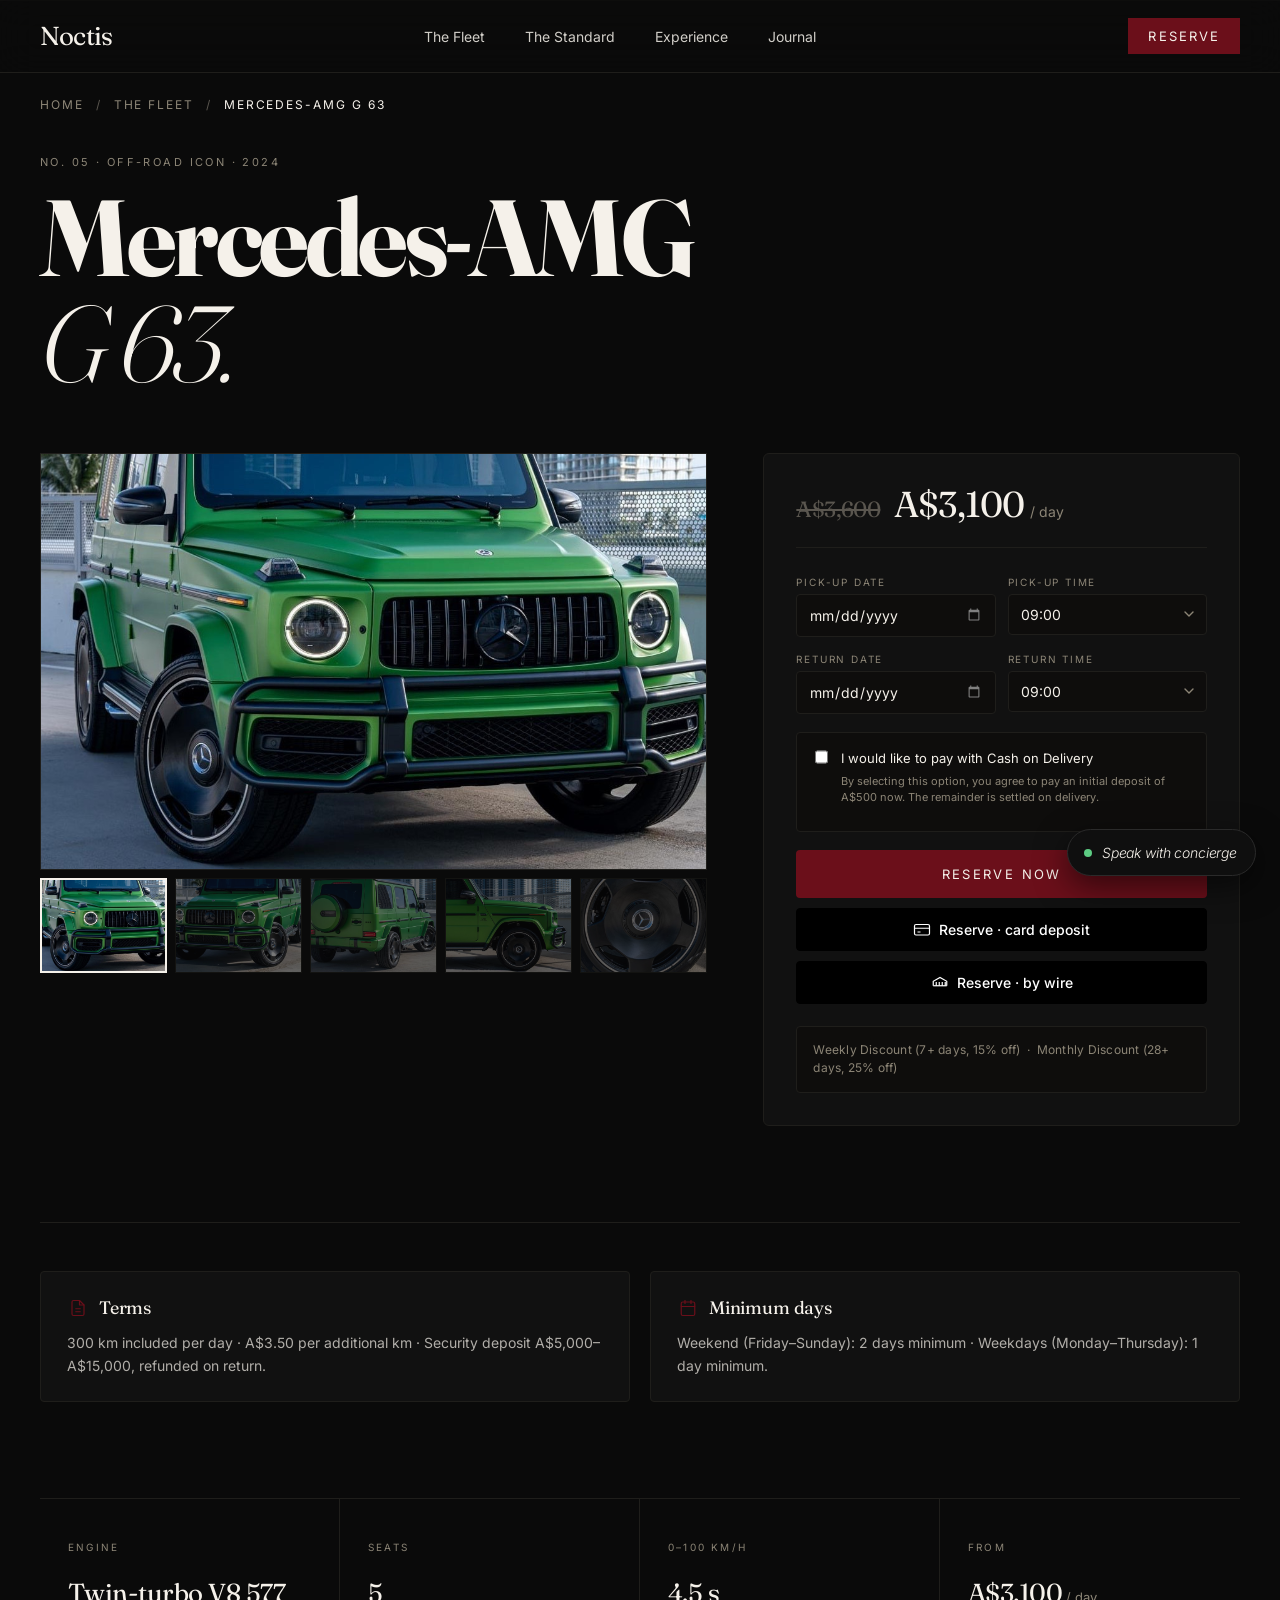
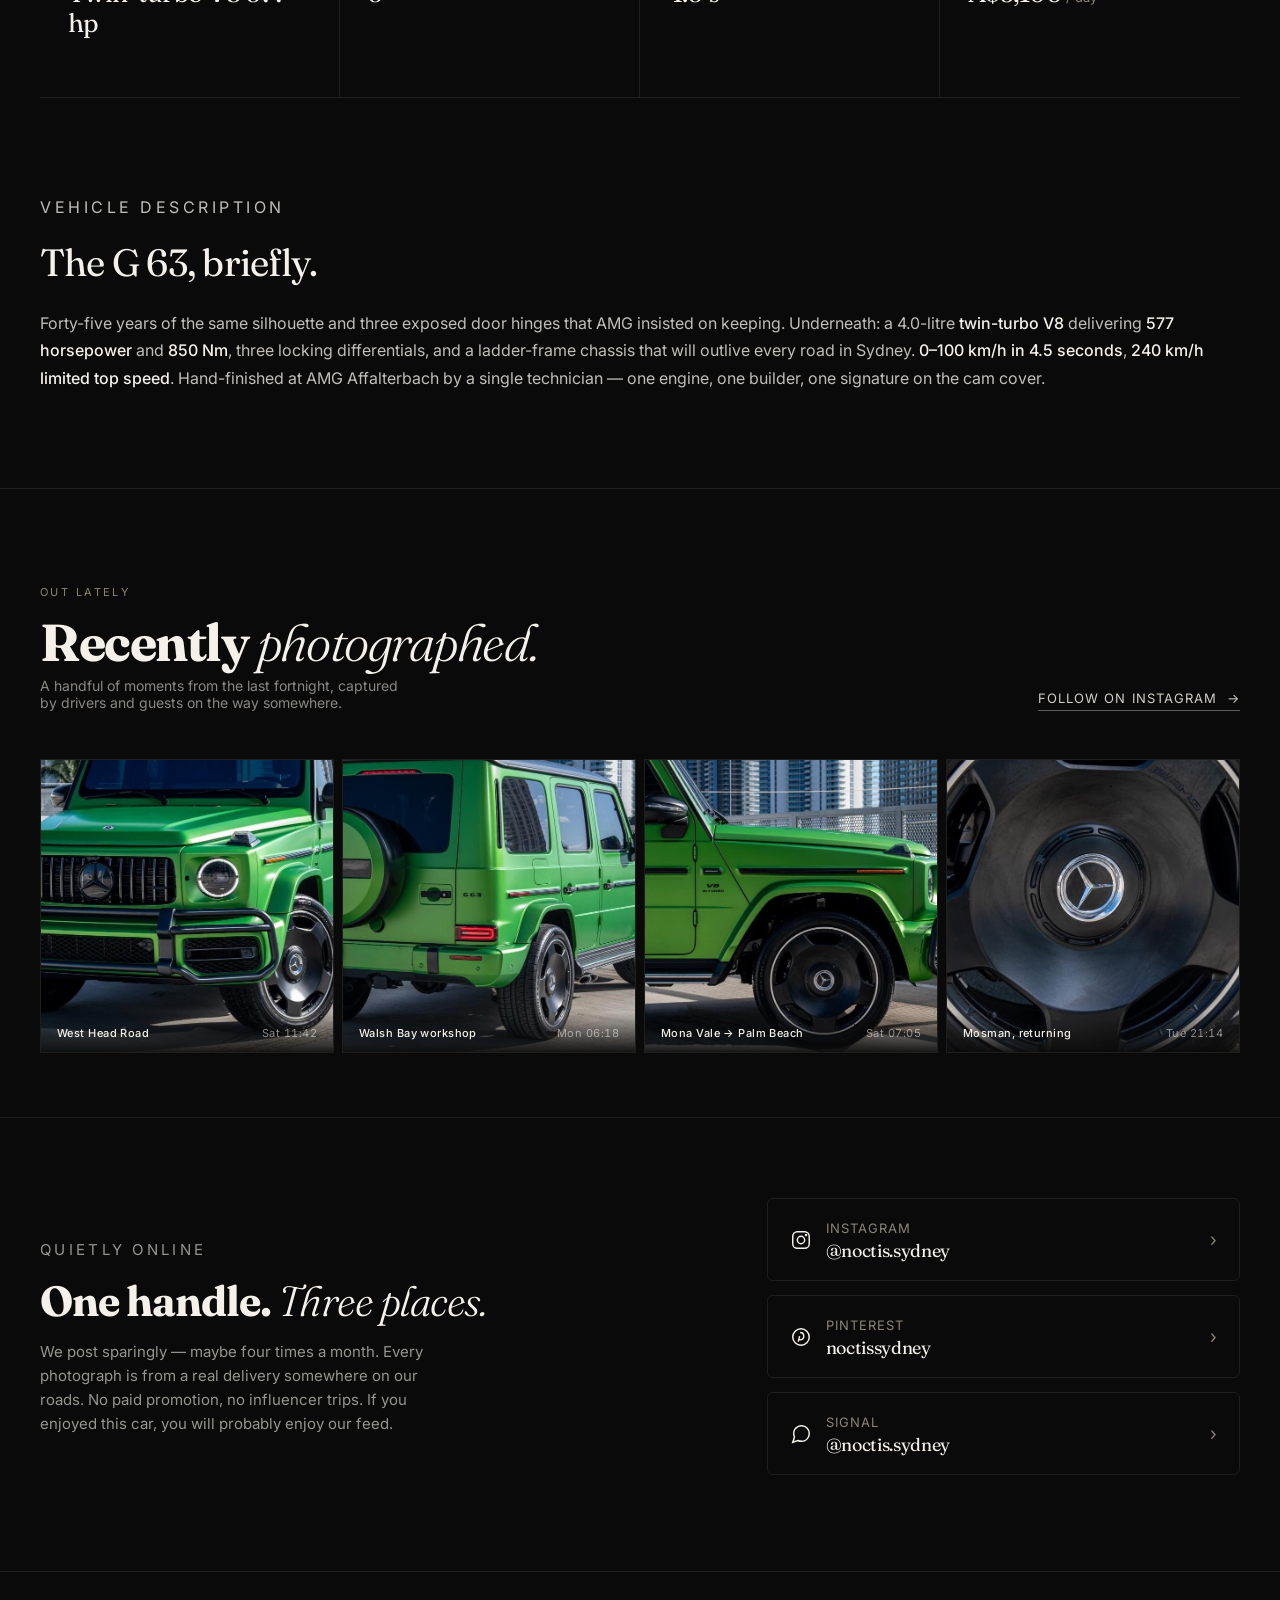
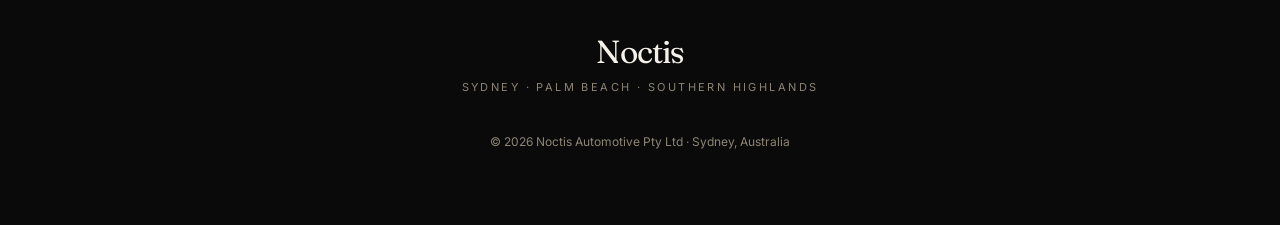
<file: fleet/mercedes-g63.html>
<!DOCTYPE html>
<html lang="en">
<head>
<meta charset="UTF-8" />
<meta name="viewport" content="width=device-width, initial-scale=1.0" />
<title>Mercedes-AMG G 63 · Noctis Sydney</title>
<meta name="description" content="The 2024 Mercedes-AMG G 63 — 585-horsepower V8 in a 1979 silhouette — from Noctis Sydney. Delivered in person, anywhere in Greater Sydney." />
<meta name="theme-color" content="#0A0A0A" />
<link rel="canonical" href="https://noctis.com.au/fleet/mercedes-g63.html" />

<link rel="icon" type="image/svg+xml" href="data:image/svg+xml,%3Csvg xmlns='http://www.w3.org/2000/svg' viewBox='0 0 64 64'%3E%3Crect width='64' height='64' rx='10' fill='%230A0A0A'/%3E%3Ctext x='50%25' y='50%25' dominant-baseline='central' text-anchor='middle' font-family='Georgia,serif' font-size='42' font-style='italic' fill='%23F5F1EA'%3EN%3C/text%3E%3C/svg%3E" />

<meta property="og:type" content="product" />
<meta property="og:locale" content="en_AU" />
<meta property="og:url" content="https://noctis.com.au/fleet/mercedes-g63.html" />
<meta property="og:site_name" content="Noctis Sydney" />
<meta property="og:title" content="Mercedes-AMG G 63 · Noctis Sydney" />
<meta property="og:description" content="The Mercedes-AMG G 63 — Obsidian Black, 577hp V8, the icon. From Noctis Sydney, delivered to your door." />
<meta property="og:image" content="https://noctis.com.au/images/g63-hero.jpg" />
<meta name="twitter:card" content="summary_large_image" />
<meta name="twitter:title" content="Mercedes-AMG G 63 · Noctis Sydney" />
<meta name="twitter:description" content="The Mercedes-AMG G 63 — Obsidian Black, 577hp V8, the icon. From Noctis Sydney, delivered to your door." />
<meta name="twitter:image" content="https://noctis.com.au/images/g63-hero.jpg" />

<script type="application/ld+json">
{
  "@context": "https://schema.org",
  "@type": "Vehicle",
  "name": "Mercedes-AMG G 63",
  "brand": {"@type": "Brand", "name": "Mercedes-AMG"},
  "model": "G 63",
  "vehicleModelDate": "2024",
  "bodyType": "SUV",
  "image": "https://noctis.com.au/images/g63-hero.jpg",
  "description": "The Mercedes-AMG G 63 — Obsidian Black, 577hp V8, the icon. From Noctis Sydney, delivered to your door.",
  "offers": {
    "@type": "Offer",
    "price": "3100",
    "priceCurrency": "AUD",
    "priceSpecification": {
      "@type": "UnitPriceSpecification",
      "price": "3100",
      "priceCurrency": "AUD",
      "unitText": "per day"
    },
    "availability": "https://schema.org/InStock",
    "seller": {"@type": "AutomotiveBusiness", "name": "Noctis Automotive", "url": "https://noctis.com.au/"}
  }
}
</script>
<link rel="preconnect" href="https://fonts.googleapis.com" />
<link rel="preconnect" href="https://fonts.gstatic.com" crossorigin />
<link href="https://fonts.googleapis.com/css2?family=Fraunces:ital,opsz,wght@0,9..144,300;0,9..144,400;0,9..144,500;1,9..144,300;1,9..144,400&family=Inter:wght@300;400;500;600&display=swap" rel="stylesheet" />
<style>
/* ==========================================
   NOCTIS — shared stylesheet
   Monochrome editorial · Sydney, Australia
   ========================================== */

:root {
  --ink:    #0A0A0A;
  --surface:#111111;
  --surface-2:#161513;
  --cream:  #F5F1EA;
  --muted:  #8C8576;
  --subtle: #5A564F;
  --accent: #6B0F1A;
  --accent-hover: #821426;
  --line:   #1F1E1B;
  --ease:   cubic-bezier(0.22, 1, 0.36, 1);
}

* { box-sizing: border-box; }
html, body { background: var(--ink); color: var(--cream); margin: 0; padding: 0; }
html { scroll-behavior: smooth; }
body {
  font-family: 'Inter', -apple-system, BlinkMacSystemFont, 'Segoe UI', system-ui, sans-serif;
  -webkit-font-smoothing: antialiased;
  font-weight: 400;
}
.font-serif { font-family: 'Fraunces', ui-serif, Georgia, 'Times New Roman', serif; font-optical-sizing: auto; }
img { max-width: 100%; display: block; }

/* ----- Film grain overlay ----- */
.grain { position: relative; }
.grain::before {
  content: "";
  position: absolute; inset: 0;
  pointer-events: none;
  opacity: 0.12;
  mix-blend-mode: overlay;
  background-image: url("data:image/svg+xml;utf8,<svg xmlns='http://www.w3.org/2000/svg' width='400' height='400'><filter id='n'><feTurbulence type='fractalNoise' baseFrequency='0.9' numOctaves='2' stitchTiles='stitch'/><feColorMatrix values='0 0 0 0 0.95 0 0 0 0 0.94 0 0 0 0 0.91 0 0 0 0.5 0'/></filter><rect width='100%' height='100%' filter='url(%23n)'/></svg>");
  z-index: 0;
}
.grain > * { position: relative; z-index: 1; }

/* ----- Reveal on scroll -----
   Content is visible by default. Only once JS has confirmed it's running
   (by adding `.js-ready` to <html>) do we hide un-revealed elements so
   they can fade in. This way, if JS fails to load (file:// ES modules,
   blocked scripts, slow CDN), the page still renders fully.            */
.reveal {
  transition: opacity 900ms var(--ease), transform 900ms var(--ease);
}
html.js-ready .reveal:not(.in-view) {
  opacity: 0;
  transform: translateY(14px);
}
.reveal.in-view { opacity: 1; transform: translateY(0); }
.delay-1 { transition-delay: 80ms; }
.delay-2 { transition-delay: 160ms; }
.delay-3 { transition-delay: 240ms; }
.delay-4 { transition-delay: 320ms; }
.delay-5 { transition-delay: 400ms; }

/* ----- Hairlines ----- */
.hairline { background: var(--line); height: 1px; width: 100%; }

/* ----- Buttons ----- */
.btn-primary {
  display: inline-block;
  background: var(--accent);
  color: var(--cream);
  padding: 14px 28px;
  font-size: 13px;
  text-transform: uppercase;
  letter-spacing: 0.16em;
  text-decoration: none;
  border: none;
  cursor: pointer;
  transition: transform 220ms var(--ease), box-shadow 220ms var(--ease), background 220ms ease;
}
.btn-primary:hover {
  background: var(--accent-hover);
  transform: translateY(-1px);
  box-shadow: 0 8px 24px rgba(107, 15, 26, 0.35);
}
.btn-ghost {
  display: inline-block;
  color: rgba(245, 241, 234, 0.9);
  border-bottom: 1px solid rgba(245, 241, 234, 0.35);
  padding-bottom: 4px;
  text-decoration: none;
  font-size: 14px;
  transition: border-color 300ms ease, color 300ms ease;
}
.btn-ghost:hover { border-color: var(--cream); color: var(--cream); }

/* ----- Form inputs ----- */
.nx-input {
  background: transparent;
  border: none;
  border-bottom: 1px solid #2A2824;
  padding: 12px 0 14px;
  color: var(--cream);
  font-family: inherit;
  font-size: 17px;
  width: 100%;
  transition: border-color 300ms ease;
  outline: none;
}
.nx-input::placeholder { color: var(--subtle); }
.nx-input:focus { border-color: var(--cream); }

/* ----- Marquee ----- */
@keyframes noctis-marquee {
  0%   { transform: translateX(0); }
  100% { transform: translateX(-50%); }
}
.marquee-track { animation: noctis-marquee 48s linear infinite; }

/* ----- Fleet hover effect (on homepage) ----- */
.car-card {
  position: relative;
  display: block;
  overflow: hidden;
  aspect-ratio: 4 / 5;
  background: var(--ink);
}
.car-photo {
  position: absolute; inset: 0;
  background-size: cover;
  background-position: center;
  filter: contrast(1.02) brightness(0.92);
  transition: filter 800ms var(--ease), transform 1200ms var(--ease);
}
.car-card:hover .car-photo {
  filter: contrast(1.02) brightness(1.05);
  transform: scale(1.03);
}
.car-card .car-grad {
  position: absolute; inset: 0;
  background: linear-gradient(to bottom, rgba(10,10,10,0.25) 0%, rgba(10,10,10,0.1) 40%, rgba(10,10,10,0.92) 100%);
}
.car-card .car-content {
  position: absolute; inset: 0;
  padding: 28px;
  display: flex;
  flex-direction: column;
  justify-content: space-between;
  color: var(--cream);
}

/* ----- Hero 3D container ----- */
.three-hero {
  position: relative;
  width: 100%;
  height: 100svh;
  min-height: 720px;
  overflow: hidden;
  background: radial-gradient(ellipse at 50% 35%, #1a1a1a 0%, #0A0A0A 70%);
}
.three-hero canvas { display: none !important; }
.three-hero .three-fallback {
  display: block;
  position: absolute; inset: 0;
  background-size: cover; background-position: center;
  z-index: 0;
}
.three-hero .three-fallback::after {
  content: "";
  position: absolute; inset: 0;
  background:
    linear-gradient(to right,  rgba(10,10,10,0.6) 0%, rgba(10,10,10,0) 50%),
    linear-gradient(to bottom, rgba(10,10,10,0)   0%, rgba(10,10,10,0.85) 100%);
  pointer-events: none;
}

.three-hero .three-overlay-text {
  position: absolute;
  bottom: 9%;
  left: 0; right: 52%;
  text-align: left;
  padding: 0 6% 0 7%;
  z-index: 2;
  pointer-events: none;
}

/* ----- Specs grid on detail pages ----- */
.specs-grid {
  display: grid;
  grid-template-columns: 1fr;
  gap: 0;
  border-top: 1px solid var(--line);
}
@media (min-width: 768px) {
  .specs-grid { grid-template-columns: repeat(3, 1fr); }
}
.spec-cell {
  padding: 28px 0;
  border-bottom: 1px solid var(--line);
}
@media (min-width: 768px) {
  .spec-cell { padding: 36px 36px 36px 0; border-right: 1px solid var(--line); }
  .spec-cell:nth-child(3n) { border-right: none; padding-right: 0; }
}
.spec-label {
  font-size: 11px;
  text-transform: uppercase;
  letter-spacing: 0.22em;
  color: var(--muted);
  margin-bottom: 14px;
}
.spec-value {
  font-family: 'Fraunces', serif;
  font-size: 30px;
  letter-spacing: -0.022em;
  line-height: 1.1;
  color: var(--cream);
}
.spec-value .unit { font-size: 14px; color: var(--muted); font-family: 'Inter', sans-serif; letter-spacing: normal; margin-left: 4px; }

/* ----- Pull quote ----- */
.pull-quote {
  font-family: 'Fraunces', serif;
  font-size: clamp(28px, 4.5vw, 50px);
  line-height: 1.18;
  letter-spacing: -0.022em;
  color: var(--cream);
  font-weight: 300;
  max-width: 22ch;
}

/* ----- Reduced motion respect ----- */
@media (prefers-reduced-motion: reduce) {
  html { scroll-behavior: auto; }
  .reveal { opacity: 1; transform: none; transition: none; }
  .marquee-track { animation: none; }
  .car-photo { transition: none; }
  .three-hero canvas { display: none; }
}

/* ----- Mobile: hide 3D, show poster ----- */
@media (max-width: 767px) {
  .three-hero[data-mobile-fallback="true"] canvas { display: none; }
  .three-hero[data-mobile-fallback="true"] .three-fallback { display: block; }
}

/* ----- Nav ----- */
.noctis-nav {
  position: fixed;
  top: 0; left: 0; right: 0;
  z-index: 50;
  backdrop-filter: blur(18px);
  -webkit-backdrop-filter: blur(18px);
  background: rgba(10, 10, 10, 0.7);
  border-bottom: 1px solid var(--line);
}
.noctis-nav-inner {
  max-width: 1280px;
  margin: 0 auto;
  padding: 0 24px;
  height: 72px;
  display: flex;
  align-items: center;
  justify-content: space-between;
}
@media (min-width: 768px) { .noctis-nav-inner { padding: 0 40px; } }
.noctis-nav a.link { color: rgba(245, 241, 234, 0.85); text-decoration: none; font-size: 14px; transition: color 200ms ease; }
.noctis-nav a.link:hover { color: var(--cream); }
.noctis-nav .links { display: none; gap: 40px; }
@media (min-width: 900px) { .noctis-nav .links { display: flex; } }

/* ----- Layout utilities ----- */
.container { max-width: 1280px; margin: 0 auto; padding: 0 24px; }
@media (min-width: 768px) { .container { padding: 0 40px; } }
.container-narrow { max-width: 980px; margin: 0 auto; padding: 0 24px; }
@media (min-width: 768px) { .container-narrow { padding: 0 40px; } }

.section { padding: 96px 0; }
@media (min-width: 768px) { .section { padding: 160px 0; } }
.section-tight { padding: 64px 0; }

/* ----- Gallery viewer (main image + thumbnail strip) ----- */
.gallery-viewer {
  background: #0a0a0a;
  border-top: 1px solid var(--line);
}
.gallery-main {
  width: 100%;
  aspect-ratio: 16/9;
  background-size: cover;
  background-position: center;
  transition: opacity 0.18s ease;
  cursor: zoom-in;
}
.gallery-thumbs {
  display: grid;
  grid-template-columns: repeat(5, 1fr);
  gap: 2px;
  padding: 2px;
  background: #050505;
}
.gallery-thumb {
  aspect-ratio: 4/3;
  background-size: cover;
  background-position: center;
  cursor: pointer;
  opacity: 0.45;
  transition: opacity 0.2s ease, outline 0.15s ease;
  outline: 2px solid transparent;
  outline-offset: -2px;
}
.gallery-thumb:hover { opacity: 0.75; }
.gallery-thumb.active {
  opacity: 1;
  outline-color: var(--cream);
}
@media (max-width: 600px) {
  .gallery-thumbs { grid-template-columns: repeat(5, 1fr); gap: 1px; padding: 1px; }
  .gallery-main { aspect-ratio: 4/3; }
}

@media (min-width: 768px) { .section-tight { padding: 96px 0; } }

/* ----- Text utility ----- */
.eyebrow {
  font-size: 11px;
  text-transform: uppercase;
  letter-spacing: 0.22em;
  color: var(--muted);
}
.display-xl { font-size: clamp(44px, 9vw, 108px); line-height: 0.98; letter-spacing: -0.035em; font-family: 'Fraunces', serif; }
.display    { font-size: clamp(40px, 6vw, 72px);  line-height: 1.05; letter-spacing: -0.028em; font-family: 'Fraunces', serif; }
.heading    { font-size: clamp(28px, 3.5vw, 42px); line-height: 1.15; letter-spacing: -0.02em;  font-family: 'Fraunces', serif; }
.body-lg    { font-size: 17px; line-height: 1.6; color: rgba(245, 241, 234, 0.75); }
.body       { font-size: 15px; line-height: 1.65; color: rgba(245, 241, 234, 0.6); }
.italic-light { font-style: italic; font-weight: 300; }


/* ==========================================
   Fleet detail — Forza-style booking layout
   (added by scripts/rebuild_fleet.py)
   ========================================== */
.breadcrumb {
  border-top: 1px solid var(--line);
  padding: 96px 0 24px;
  font-size: 12px;
  letter-spacing: 0.16em;
  text-transform: uppercase;
  color: var(--muted);
}
.breadcrumb a { color: var(--muted); text-decoration: none; transition: color 200ms ease; }
.breadcrumb a:hover { color: var(--cream); }
.breadcrumb .sep { margin: 0 12px; color: var(--subtle); }

.product-title {
  padding: 8px 0 56px;
}
.product-title h1 {
  margin: 0;
  color: var(--cream);
}

.booking-grid {
  display: grid;
  grid-template-columns: 1fr;
  gap: 48px;
  padding-bottom: 96px;
}
@media (min-width: 960px) {
  .booking-grid { grid-template-columns: 1.4fr 1fr; gap: 56px; align-items: start; }
}

.booking-gallery .gallery-main {
  aspect-ratio: 16/10;
  border: 1px solid var(--line);
}
.booking-gallery .gallery-thumbs {
  margin-top: 8px;
  background: transparent;
  padding: 0;
  gap: 8px;
}
.booking-gallery .gallery-thumb {
  border: 1px solid var(--line);
}

.booking-card {
  background: var(--surface);
  border: 1px solid var(--line);
  border-radius: 6px;
  padding: 32px;
}
@media (min-width: 960px) {
  .booking-card { position: sticky; top: 96px; }
}

.price-row {
  display: flex;
  align-items: baseline;
  gap: 14px;
  flex-wrap: wrap;
  margin-bottom: 28px;
  padding-bottom: 24px;
  border-bottom: 1px solid var(--line);
}
.price-strike {
  font-family: 'Fraunces', serif;
  font-size: 22px;
  color: var(--subtle);
  text-decoration: line-through;
  letter-spacing: -0.02em;
}
.price-day {
  font-family: 'Fraunces', serif;
  font-size: 36px;
  letter-spacing: -0.025em;
  line-height: 1;
  color: var(--cream);
}
.price-day .unit { font-size: 14px; color: var(--muted); font-family: 'Inter', sans-serif; letter-spacing: normal; margin-left: 6px; }

.field-row {
  display: grid;
  grid-template-columns: 1fr 1fr;
  gap: 12px;
  margin-bottom: 16px;
}
.field { display: flex; flex-direction: column; gap: 6px; }
.field label {
  font-size: 10px;
  text-transform: uppercase;
  letter-spacing: 0.18em;
  color: var(--muted);
}
.field input, .field select {
  background: #0E0D0C;
  border: 1px solid var(--line);
  border-radius: 4px;
  padding: 11px 12px;
  color: var(--cream);
  font-family: inherit;
  font-size: 14px;
  outline: none;
  transition: border-color 200ms ease;
  -webkit-appearance: none;
  appearance: none;
}
.field select {
  background-image: url("data:image/svg+xml;utf8,<svg xmlns='http://www.w3.org/2000/svg' width='10' height='6' viewBox='0 0 10 6'><path d='M1 1l4 4 4-4' stroke='%238C8576' stroke-width='1.4' fill='none' stroke-linecap='round' stroke-linejoin='round'/></svg>");
  background-repeat: no-repeat;
  background-position: right 12px center;
  padding-right: 30px;
}
.field input:focus, .field select:focus { border-color: var(--cream); }
.field input::-webkit-calendar-picker-indicator { filter: invert(0.5); cursor: pointer; }

.cod-row {
  display: flex;
  align-items: flex-start;
  gap: 10px;
  margin: 18px 0 6px;
  padding: 14px;
  background: #0E0D0C;
  border: 1px solid var(--line);
  border-radius: 4px;
}
.cod-row input[type="checkbox"] {
  margin-top: 3px;
  accent-color: var(--accent);
  width: 14px; height: 14px;
}
.cod-row label {
  font-size: 13px; color: var(--cream); cursor: pointer; line-height: 1.4;
}
.cod-row .cod-explainer {
  font-size: 11px; color: var(--muted); margin-top: 6px; line-height: 1.5;
}

.btn-reserve {
  display: block;
  width: 100%;
  background: var(--accent);
  color: var(--cream);
  text-align: center;
  text-decoration: none;
  padding: 16px 20px;
  font-size: 13px;
  text-transform: uppercase;
  letter-spacing: 0.18em;
  border-radius: 4px;
  margin-top: 18px;
  transition: background 220ms ease, transform 220ms var(--ease);
  border: none;
  cursor: pointer;
  font-family: inherit;
}
.btn-reserve:hover { background: var(--accent-hover); transform: translateY(-1px); }

.pay-btn {
  display: flex;
  align-items: center;
  justify-content: center;
  gap: 8px;
  width: 100%;
  background: #000;
  color: #fff;
  border: 1px solid #000;
  border-radius: 4px;
  padding: 12px 16px;
  font-size: 14px;
  font-family: inherit;
  cursor: pointer;
  margin-top: 10px;
  text-decoration: none;
  transition: opacity 200ms ease;
}
.pay-btn:hover { opacity: 0.85; }
.pay-btn svg { display: block; }

.discount-footer {
  margin-top: 22px;
  padding: 14px 16px;
  background: #0E0D0C;
  border: 1px solid var(--line);
  border-radius: 4px;
  font-size: 12px;
  color: var(--muted);
  line-height: 1.55;
  letter-spacing: 0.02em;
}

.detail-cards {
  display: grid;
  grid-template-columns: 1fr;
  gap: 16px;
  padding: 24px 0 96px;
  border-top: 1px solid var(--line);
}
@media (min-width: 720px) { .detail-cards { grid-template-columns: 1fr 1fr; gap: 20px; padding-top: 48px; } }
.detail-card {
  background: var(--surface);
  border: 1px solid var(--line);
  border-radius: 4px;
  padding: 24px 26px;
}
.detail-card .dc-head {
  display: flex; align-items: center; gap: 10px; margin-bottom: 12px;
}
.detail-card .dc-glyph {
  width: 22px; height: 22px;
  display: inline-flex; align-items: center; justify-content: center;
  color: var(--accent);
}
.detail-card h3 {
  font-family: 'Fraunces', serif;
  font-size: 18px;
  letter-spacing: -0.01em;
  margin: 0;
  color: var(--cream);
  font-weight: 400;
}
.detail-card p {
  margin: 0;
  font-size: 14px;
  line-height: 1.65;
  color: rgba(245, 241, 234, 0.7);
}

.spec-strip {
  display: grid;
  grid-template-columns: 1fr;
  border-top: 1px solid var(--line);
  border-bottom: 1px solid var(--line);
}
@media (min-width: 720px) { .spec-strip { grid-template-columns: repeat(4, 1fr); } }
.spec-strip .cell {
  padding: 32px 28px;
  border-bottom: 1px solid var(--line);
}
@media (min-width: 720px) {
  .spec-strip .cell { border-bottom: none; border-right: 1px solid var(--line); }
  .spec-strip .cell:last-child { border-right: none; }
}
.spec-strip .cell:last-child { border-bottom: none; }
.spec-strip .cell .lbl {
  font-size: 10px;
  text-transform: uppercase;
  letter-spacing: 0.22em;
  color: var(--muted);
  margin-bottom: 12px;
}
.spec-strip .cell .val {
  font-family: 'Fraunces', serif;
  font-size: 26px;
  letter-spacing: -0.02em;
  line-height: 1.15;
  color: var(--cream);
}

.description-block {
  padding: 96px 0;
  max-width: 760px;
}
.description-block .eyebrow { margin-bottom: 18px; }
.description-block h2 {
  font-family: 'Fraunces', serif;
  font-size: clamp(28px, 3.5vw, 38px);
  letter-spacing: -0.02em;
  margin: 0 0 24px;
  color: var(--cream);
  font-weight: 400;
}
.description-block p {
  font-size: 16px;
  line-height: 1.7;
  color: rgba(245, 241, 234, 0.78);
  margin: 0;
}
.description-block p strong {
  color: var(--cream);
  font-weight: 500;
}

/* INJECTED:mobile-fixes START */
/* Cars are now re-cropped so they sit in the vertical centre of every
   image — using default `background-position: center` keeps the car
   in frame on every device. */
.gallery-main, .booking-gallery .gallery-main {
  background-position: center !important;
}
.gallery-thumb { background-position: center !important; }
.recent-img { background-position: center !important; }

/* Tighten the H1 and breadcrumb on small screens */
@media (max-width: 600px) {
  .crumb { font-size: 11px !important; }
  .car-title { font-size: clamp(40px, 11vw, 64px) !important; line-height: 1.0 !important; }
  .booking-section { padding-top: 24px !important; }
  .booking-card { padding: 22px !important; }
  .vehicle-details .cards { grid-template-columns: 1fr !important; gap: 12px !important; }
  .spec-strip { grid-template-columns: repeat(2, 1fr) !important; }
  .recent-section { padding: 56px 0 40px !important; }
  .recent-section h2 { font-size: clamp(28px, 8vw, 40px) !important; }
  .recent-grid { gap: 6px !important; }
  .social-section { padding: 56px 0 64px !important; }
}

/* iPad portrait — keep gallery prominent without full-width sidebar bumping */
@media (min-width: 600px) and (max-width: 959px) {
  .booking-grid { gap: 36px !important; }
  .booking-card { padding: 28px !important; }
}

/* Avoid horizontal overflow on description blocks */
.description-block, .vehicle-details, .spec-strip, .booking-grid { max-width: 100%; overflow-wrap: anywhere; }
/* INJECTED:mobile-fixes END */

</style>
</head>
<body>

<!-- NAV -->
<header class="noctis-nav">
  <nav class="noctis-nav-inner">
    <a href="../index.html" style="display:flex; align-items:center; gap:10px; text-decoration:none;">
      <span class="font-serif" style="font-size:26px; color:var(--cream); letter-spacing:-0.03em;">Noctis</span>
    </a>
    <div class="links">
      <a href="../index.html#fleet" class="link">The Fleet</a>
      <a href="../index.html#standard" class="link">The Standard</a>
      <a href="../index.html#experience" class="link">Experience</a>
      <a href="../index.html#journal" class="link">Journal</a>
    </div>
    <a href="../index.html?car=g63#reserve" class="btn-primary" style="padding:10px 20px;">Reserve</a>
  </nav>
</header>
<!-- BREADCRUMB -->
<section class="breadcrumb">
  <div class="container">
    <a href="../index.html">Home</a><span class="sep">/</span><a href="../index.html#fleet">The Fleet</a><span class="sep">/</span><span style="color:var(--cream);">Mercedes-AMG G 63</span>
  </div>
</section>

<!-- TITLE -->
<section class="product-title">
  <div class="container">
    <p class="eyebrow" style="margin-bottom:16px;">No. 05 · Off-Road Icon · 2024</p>
    <h1 class="display-xl">
      Mercedes-AMG<br /><em class="italic-light">G 63.</em>
    </h1>
  </div>
</section>

<!-- BOOKING (gallery + reservation card) -->
<section>
  <div class="container">
    <div class="booking-grid">

      <!-- LEFT: gallery -->
      <div class="booking-gallery">
        <div class="gallery-main" id="gMain" style="background-image:url('../images/g63-hero.jpg')"></div>
        <div class="gallery-thumbs">
          <div class="gallery-thumb active" data-src="../images/g63-hero.jpg" style="background-image:url('../images/g63-hero.jpg')"></div>
          <div class="gallery-thumb" data-src="../images/g63-1.jpg" style="background-image:url('../images/g63-1.jpg')"></div>
          <div class="gallery-thumb" data-src="../images/g63-2.jpg" style="background-image:url('../images/g63-2.jpg')"></div>
          <div class="gallery-thumb" data-src="../images/g63-3.jpg" style="background-image:url('../images/g63-3.jpg')"></div>
          <div class="gallery-thumb" data-src="../images/g63-4.jpg" style="background-image:url('../images/g63-4.jpg')"></div>
        </div>
      </div>

      <!-- RIGHT: booking card -->
      <aside class="booking-card" aria-label="Reserve Mercedes-AMG G 63">
        <div class="price-row">
          <span class="price-strike">A$3,600</span>
          <span class="price-day">A$3,100<span class="unit">/ day</span></span>
        </div>

        <form onsubmit="event.preventDefault(); window.location.href='../index.html?car=g63#reserve';">
          <div class="field-row">
            <div class="field">
              <label for="puDate">Pick-up date</label>
              <input type="date" id="puDate" />
            </div>
            <div class="field">
              <label for="puTime">Pick-up time</label>
              <select id="puTime">
                <option>09:00</option><option>10:00</option><option>11:00</option>
                <option>12:00</option><option>14:00</option><option>16:00</option><option>18:00</option>
              </select>
            </div>
          </div>
          <div class="field-row">
            <div class="field">
              <label for="rtDate">Return date</label>
              <input type="date" id="rtDate" />
            </div>
            <div class="field">
              <label for="rtTime">Return time</label>
              <select id="rtTime">
                <option>09:00</option><option>10:00</option><option>11:00</option>
                <option>12:00</option><option>14:00</option><option>16:00</option><option>18:00</option>
              </select>
            </div>
          </div>

          <div class="cod-row">
            <input type="checkbox" id="cod" />
            <div>
              <label for="cod">I would like to pay with Cash on Delivery</label>
              <p class="cod-explainer">By selecting this option, you agree to pay an initial deposit of A$500 now. The remainder is settled on delivery.</p>
            </div>
          </div>

          <button type="submit" class="btn-reserve">Reserve Now</button>
        </form>

        <button type="button" class="pay-btn" aria-label="Reserve with card deposit" onclick="window.location.href='../index.html?car=g63#reserve'">
          <svg width="18" height="14" viewBox="0 0 24 18" fill="none" stroke="currentColor" stroke-width="1.6" aria-hidden="true">
            <rect x="2" y="3" width="20" height="14" rx="2"/><path d="M2 8h20M6 13h4"/>
          </svg>
          <span style="font-weight:500;">Reserve · card deposit</span>
        </button>
        <button type="button" class="pay-btn" aria-label="Reserve by wire transfer" onclick="window.location.href='../index.html?car=g63#reserve'">
          <svg width="18" height="14" viewBox="0 0 24 18" fill="none" stroke="currentColor" stroke-width="1.6" aria-hidden="true">
            <path d="M3 14V8l9-5 9 5v6"/><path d="M3 14h18"/><path d="M7 14V9M11 14V9M15 14V9M19 14V9"/>
          </svg>
          <span style="font-weight:500;">Reserve · by wire</span>
        </button>

        <div class="discount-footer">
          Weekly Discount (7+ days, 15% off) &nbsp;·&nbsp; Monthly Discount (28+ days, 25% off)
        </div>
      </aside>

    </div>
  </div>
</section>

<!-- VEHICLE DETAILS -->
<section>
  <div class="container">
    <div class="detail-cards">
      <div class="detail-card">
        <div class="dc-head">
          <span class="dc-glyph" aria-hidden="true">
            <svg width="18" height="18" viewBox="0 0 24 24" fill="none" stroke="currentColor" stroke-width="1.6" stroke-linecap="round" stroke-linejoin="round"><path d="M14 2H6a2 2 0 0 0-2 2v16a2 2 0 0 0 2 2h12a2 2 0 0 0 2-2V8z"/><path d="M14 2v6h6"/><path d="M9 13h6"/><path d="M9 17h6"/></svg>
          </span>
          <h3>Terms</h3>
        </div>
        <p>300 km included per day · A$3.50 per additional km · Security deposit A$5,000–A$15,000, refunded on return.</p>
      </div>
      <div class="detail-card">
        <div class="dc-head">
          <span class="dc-glyph" aria-hidden="true">
            <svg width="18" height="18" viewBox="0 0 24 24" fill="none" stroke="currentColor" stroke-width="1.6" stroke-linecap="round" stroke-linejoin="round"><rect x="3" y="4" width="18" height="18" rx="2"/><path d="M16 2v4"/><path d="M8 2v4"/><path d="M3 10h18"/></svg>
          </span>
          <h3>Minimum days</h3>
        </div>
        <p>Weekend (Friday–Sunday): 2 days minimum · Weekdays (Monday–Thursday): 1 day minimum.</p>
      </div>
    </div>
  </div>
</section>

<!-- SPEC STRIP -->
<section>
  <div class="container">
    <div class="spec-strip">
      <div class="cell">
        <p class="lbl">Engine</p>
        <p class="val">Twin-turbo V8 577 hp</p>
      </div>
      <div class="cell">
        <p class="lbl">Seats</p>
        <p class="val">5</p>
      </div>
      <div class="cell">
        <p class="lbl">0–100 km/h</p>
        <p class="val">4.5 s</p>
      </div>
      <div class="cell">
        <p class="lbl">From</p>
        <p class="val">A$3,100<span class="unit" style="font-size:13px; color:var(--muted); font-family:'Inter',sans-serif; letter-spacing:normal; margin-left:4px;">/ day</span></p>
      </div>
    </div>
  </div>
</section>

<!-- VEHICLE DESCRIPTION -->
<section>
  <div class="container">
    <div class="description-block">
      <p class="eyebrow">Vehicle description</p>
      <h2>The G 63, briefly.</h2>
      <p>Forty-five years of the same silhouette and three exposed door hinges that AMG insisted on keeping. Underneath: a 4.0-litre <strong>twin-turbo V8</strong> delivering <strong>577 horsepower</strong> and <strong>850 Nm</strong>, three locking differentials, and a ladder-frame chassis that will outlive every road in Sydney. <strong>0–100 km/h in 4.5 seconds</strong>, <strong>240 km/h limited top speed</strong>. Hand-finished at AMG Affalterbach by a single technician — one engine, one builder, one signature on the cam cover.</p>
    </div>
  </div>
</section>

<!-- INJECTED:recent-social START -->
<style>
.recent-section { padding: 96px 0 64px; border-top: 1px solid var(--line); }
.recent-section .recent-head { display:flex; flex-wrap:wrap; align-items:flex-end; justify-content:space-between; gap:24px; margin-bottom:48px; }
.recent-section h2 { font-family:'Fraunces', serif; font-size:clamp(32px, 4.5vw, 52px); line-height:1.05; letter-spacing:-0.028em; margin:0; color:var(--cream); }
.recent-section h2 em { font-style:italic; font-weight:300; }
.recent-section .recent-sub { color:rgba(245,241,234,0.55); font-size:14px; max-width:42ch; margin:8px 0 0; }
.recent-section .recent-cta { color:rgba(245,241,234,0.85); border-bottom:1px solid rgba(245,241,234,0.35); padding-bottom:4px; text-decoration:none; font-size:13px; letter-spacing:0.08em; text-transform:uppercase; transition:border-color .3s; }
.recent-section .recent-cta:hover { border-color:var(--cream); }

.recent-grid { display:grid; grid-template-columns:repeat(4, 1fr); gap:8px; }
.recent-card { position:relative; margin:0; overflow:hidden; aspect-ratio: 1 / 1; background:var(--surface); border:1px solid var(--line); }
.recent-img { position:absolute; inset:0; background-size:cover; background-position:center; transition:transform 800ms cubic-bezier(0.22, 1, 0.36, 1); }
.recent-card:hover .recent-img { transform:scale(1.04); }
.recent-card figcaption { position:absolute; left:0; right:0; bottom:0; padding:14px 16px 12px; background:linear-gradient(to top, rgba(10,10,10,0.92), rgba(10,10,10,0)); display:flex; justify-content:space-between; align-items:flex-end; gap:8px; font-size:11px; letter-spacing:0.04em; }
.recent-card .recent-place { color:var(--cream); font-weight:500; }
.recent-card .recent-when { color:rgba(245,241,234,0.55); font-variant-numeric:tabular-nums; }

@media (max-width: 900px) {
  .recent-grid { grid-template-columns:repeat(2, 1fr); }
}
@media (max-width: 480px) {
  .recent-section { padding: 64px 0 48px; }
}

.social-section { padding: 80px 0 96px; border-top:1px solid var(--line); }
.social-row { display:grid; grid-template-columns:1fr; gap:48px; align-items:center; }
@media (min-width:768px) { .social-row { grid-template-columns:1.4fr 1fr; gap:64px; } }
.social-row h2 { font-family:'Fraunces', serif; font-size:clamp(28px, 3.8vw, 42px); line-height:1.1; letter-spacing:-0.024em; margin:0; color:var(--cream); }
.social-row h2 em { font-style:italic; font-weight:300; }
.social-row p { color:rgba(245,241,234,0.6); font-size:15px; line-height:1.6; max-width:46ch; margin:16px 0 0; }
.social-handles { list-style:none; padding:0; margin:0; display:flex; flex-direction:column; gap:14px; }
.social-handles a { display:flex; align-items:center; gap:14px; padding:18px 22px; border:1px solid var(--line); border-radius:6px; color:var(--cream); text-decoration:none; transition:border-color .25s, background .25s; }
.social-handles a:hover { border-color:rgba(245,241,234,0.4); background:rgba(245,241,234,0.02); }
.social-handles svg { flex-shrink:0; }
.social-handles .label { font-size:13px; color:var(--muted); letter-spacing:0.08em; text-transform:uppercase; }
.social-handles .handle { font-family:'Fraunces', serif; font-size:18px; letter-spacing:-0.018em; color:var(--cream); margin-top:2px; }
.social-handles .arrow { margin-left:auto; color:var(--muted); font-size:18px; line-height:1; }
</style>

<!-- ===== Recent ===== -->
<section class="recent-section">
  <div class="container">
    <div class="recent-head">
      <div>
        <p class="eyebrow" style="margin:0 0 16px;">Out lately</p>
        <h2>Recently <em>photographed.</em></h2>
        <p class="recent-sub">A handful of moments from the last fortnight, captured by drivers and guests on the way somewhere.</p>
      </div>
      <a href="https://instagram.com/noctis.sydney" class="recent-cta" target="_blank" rel="noopener">Follow on Instagram &nbsp;→</a>
    </div>
    <div class="recent-grid">
        <figure class="recent-card">
          <div class="recent-img" style="background-image:url('../images/g63-1.jpg');"></div>
          <figcaption>
            <span class="recent-place">West Head Road</span>
            <span class="recent-when">Sat 11:42</span>
          </figcaption>
        </figure>
        <figure class="recent-card">
          <div class="recent-img" style="background-image:url('../images/g63-2.jpg');"></div>
          <figcaption>
            <span class="recent-place">Walsh Bay workshop</span>
            <span class="recent-when">Mon 06:18</span>
          </figcaption>
        </figure>
        <figure class="recent-card">
          <div class="recent-img" style="background-image:url('../images/g63-3.jpg');"></div>
          <figcaption>
            <span class="recent-place">Mona Vale → Palm Beach</span>
            <span class="recent-when">Sat 07:05</span>
          </figcaption>
        </figure>
        <figure class="recent-card">
          <div class="recent-img" style="background-image:url('../images/g63-4.jpg');"></div>
          <figcaption>
            <span class="recent-place">Mosman, returning</span>
            <span class="recent-when">Tue 21:14</span>
          </figcaption>
        </figure>
    </div>
  </div>
</section>

<!-- ===== Social ===== -->
<section class="social-section">
  <div class="container">
    <div class="social-row">
      <div>
        <p class="eyebrow" style="margin:0 0 16px;">Quietly online</p>
        <h2>One handle. <em>Three places.</em></h2>
        <p>We post sparingly — maybe four times a month. Every photograph is from a real delivery somewhere on our roads. No paid promotion, no influencer trips. If you enjoyed this car, you will probably enjoy our feed.</p>
      </div>
      <ul class="social-handles">
        <li>
          <a href="https://instagram.com/noctis.sydney" target="_blank" rel="noopener" aria-label="Instagram">
            <svg width="22" height="22" viewBox="0 0 24 24" fill="none" stroke="currentColor" stroke-width="1.6">
              <rect x="3" y="3" width="18" height="18" rx="5" ry="5"/>
              <circle cx="12" cy="12" r="4"/>
              <circle cx="17.5" cy="6.5" r="0.6" fill="currentColor"/>
            </svg>
            <div>
              <span class="label">Instagram</span>
              <div class="handle">@noctis.sydney</div>
            </div>
            <span class="arrow">›</span>
          </a>
        </li>
        <li>
          <a href="https://au.pinterest.com/noctissydney/" target="_blank" rel="noopener" aria-label="Pinterest">
            <svg width="22" height="22" viewBox="0 0 24 24" fill="none" stroke="currentColor" stroke-width="1.6">
              <circle cx="12" cy="12" r="9"/>
              <path d="M11 7c2.5 0 4 1.5 4 4s-1.5 4-3.5 4c-0.5 0-1-0.2-1.4-0.5M10.5 11l-1.5 6"/>
            </svg>
            <div>
              <span class="label">Pinterest</span>
              <div class="handle">noctissydney</div>
            </div>
            <span class="arrow">›</span>
          </a>
        </li>
        <li>
          <a href="https://signal.me/#noctis" aria-label="Signal">
            <svg width="22" height="22" viewBox="0 0 24 24" fill="none" stroke="currentColor" stroke-width="1.6">
              <path d="M21 11.5a8.4 8.4 0 0 1-.9 3.8 8.5 8.5 0 0 1-7.6 4.7 8.4 8.4 0 0 1-3.8-.9L3 21l1.9-5.7a8.4 8.4 0 0 1-.9-3.8 8.5 8.5 0 0 1 4.7-7.6 8.4 8.4 0 0 1 3.8-.9h.5a8.5 8.5 0 0 1 8 8v.5z"/>
            </svg>
            <div>
              <span class="label">Signal</span>
              <div class="handle">@noctis.sydney</div>
            </div>
            <span class="arrow">›</span>
          </a>
        </li>
      </ul>
    </div>
  </div>
</section>
<!-- INJECTED:recent-social END -->

<!-- FOOTER -->
<footer style="border-top:1px solid var(--line); padding:64px 0; text-align:center;">
  <div class="container">
    <p class="font-serif" style="font-size:32px; letter-spacing:-0.03em; line-height:1; margin:0;">Noctis</p>
    <p class="eyebrow" style="margin-top:12px;">Sydney · Palm Beach · Southern Highlands</p>
    <p style="margin-top:40px; color:var(--muted); font-size:12px;">© 2026 Noctis Automotive Pty Ltd · Sydney, Australia</p>
  </div>
</footer>

<!-- Gallery thumbnail swap -->
<script>
(function () {
  var main = document.getElementById('gMain');
  if (!main) return;
  var thumbs = document.querySelectorAll('.gallery-thumb');
  thumbs.forEach(function (t) {
    t.addEventListener('click', function () {
      main.style.opacity = '0';
      setTimeout(function () {
        main.style.backgroundImage = "url('" + t.dataset.src + "')";
        main.style.opacity = '1';
      }, 160);
      thumbs.forEach(function (x) { x.classList.remove('active'); });
      t.classList.add('active');
    });
  });
})();
</script>

<!-- noctis-chat -->
<script src="../assets/noctis-chat.js" defer></script>

<!-- noctis-brand -->
<script src="../assets/brands.js" defer></script>
<script src="../assets/noctis-brand.js" defer></script>
</body>
</html>
</file>
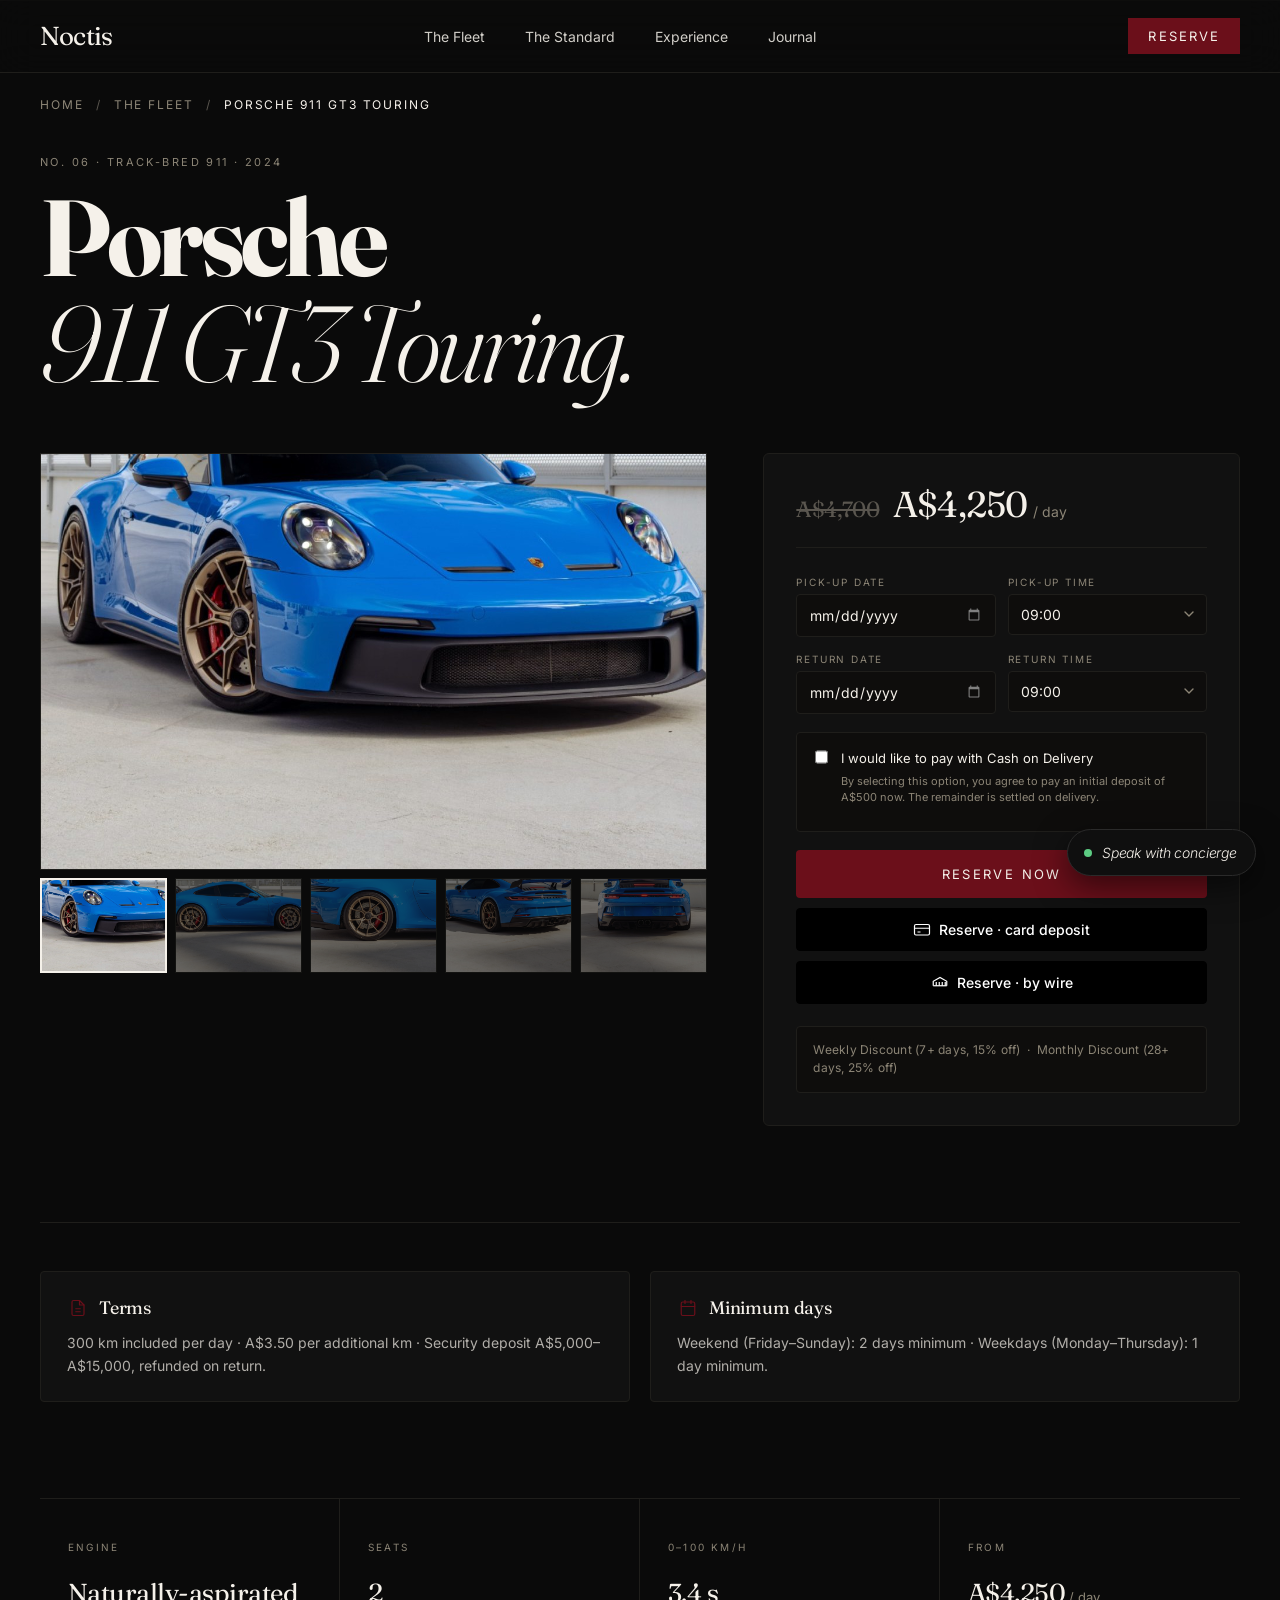
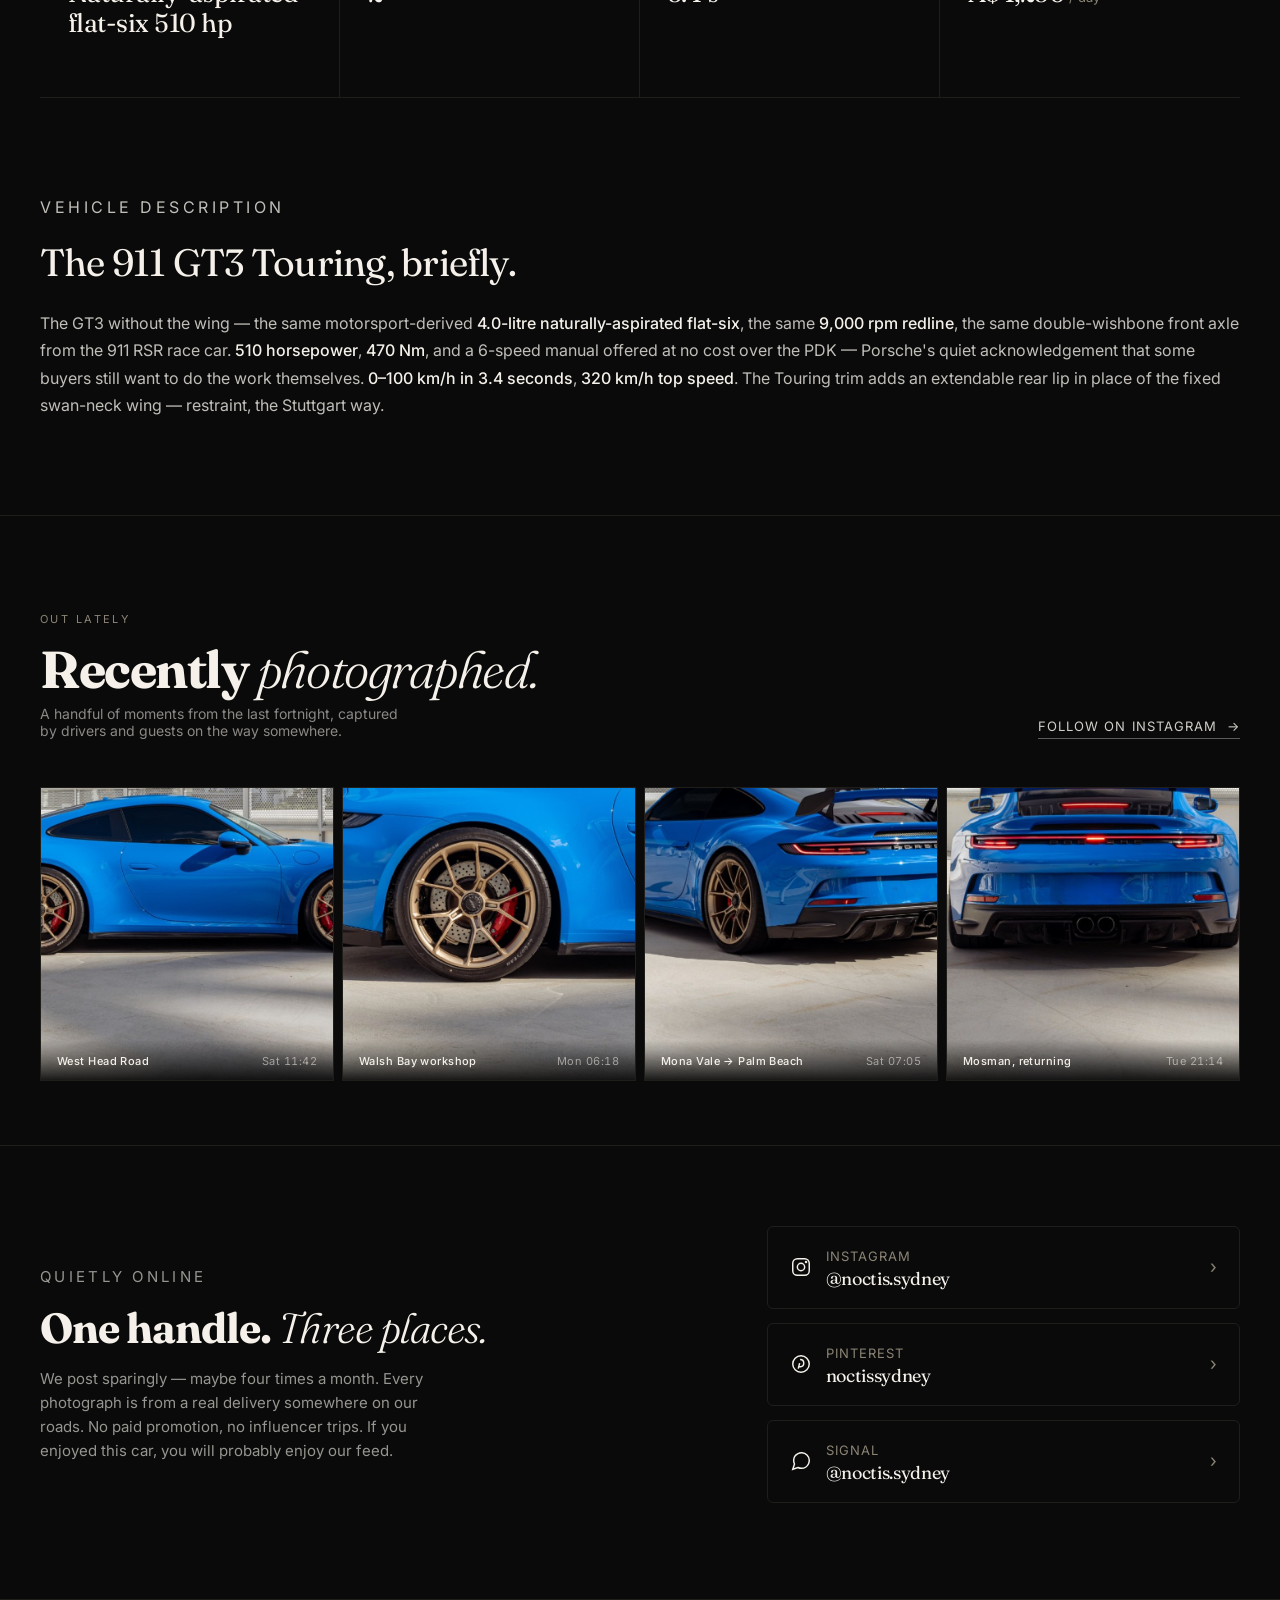
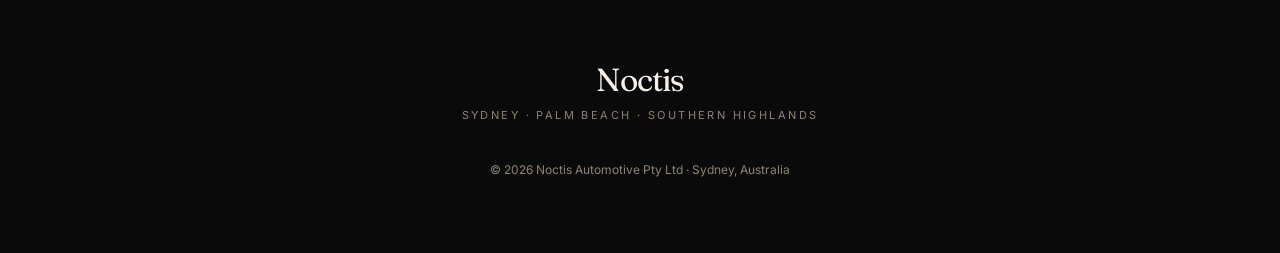
<file: fleet/porsche-911-gt3.html>
<!DOCTYPE html>
<html lang="en">
<head>
<meta charset="UTF-8" />
<meta name="viewport" content="width=device-width, initial-scale=1.0" />
<title>Porsche 911 GT3 Touring · Noctis Sydney</title>
<meta name="description" content="The 2024 Porsche 911 GT3 Touring — a 9,000-rpm flat-six, a manual gearbox, no rear wing — from Noctis Sydney. Delivered in person, anywhere in Greater Sydney." />
<meta name="theme-color" content="#0A0A0A" />
<link rel="canonical" href="https://noctis.com.au/fleet/porsche-911-gt3.html" />

<link rel="icon" type="image/svg+xml" href="data:image/svg+xml,%3Csvg xmlns='http://www.w3.org/2000/svg' viewBox='0 0 64 64'%3E%3Crect width='64' height='64' rx='10' fill='%230A0A0A'/%3E%3Ctext x='50%25' y='50%25' dominant-baseline='central' text-anchor='middle' font-family='Georgia,serif' font-size='42' font-style='italic' fill='%23F5F1EA'%3EN%3C/text%3E%3C/svg%3E" />

<meta property="og:type" content="product" />
<meta property="og:locale" content="en_AU" />
<meta property="og:url" content="https://noctis.com.au/fleet/porsche-911-gt3.html" />
<meta property="og:site_name" content="Noctis Sydney" />
<meta property="og:title" content="Porsche 911 GT3 Touring · Noctis Sydney" />
<meta property="og:description" content="The Porsche 911 GT3 Touring — 9,000rpm flat-six, manual gearbox, no rear wing. The driver's car. From Noctis Sydney." />
<meta property="og:image" content="https://noctis.com.au/images/911-hero.jpg" />
<meta name="twitter:card" content="summary_large_image" />
<meta name="twitter:title" content="Porsche 911 GT3 Touring · Noctis Sydney" />
<meta name="twitter:description" content="The Porsche 911 GT3 Touring — 9,000rpm flat-six, manual gearbox, no rear wing. The driver's car. From Noctis Sydney." />
<meta name="twitter:image" content="https://noctis.com.au/images/911-hero.jpg" />

<script type="application/ld+json">
{
  "@context": "https://schema.org",
  "@type": "Vehicle",
  "name": "Porsche 911 GT3 Touring",
  "brand": {"@type": "Brand", "name": "Porsche"},
  "model": "911 GT3 Touring",
  "vehicleModelDate": "2024",
  "bodyType": "Coupe",
  "image": "https://noctis.com.au/images/911-hero.jpg",
  "description": "The Porsche 911 GT3 Touring — 9,000rpm flat-six, manual gearbox, no rear wing. The driver's car. From Noctis Sydney.",
  "offers": {
    "@type": "Offer",
    "price": "4250",
    "priceCurrency": "AUD",
    "priceSpecification": {
      "@type": "UnitPriceSpecification",
      "price": "4250",
      "priceCurrency": "AUD",
      "unitText": "per day"
    },
    "availability": "https://schema.org/InStock",
    "seller": {"@type": "AutomotiveBusiness", "name": "Noctis Automotive", "url": "https://noctis.com.au/"}
  }
}
</script>
<link rel="preconnect" href="https://fonts.googleapis.com" />
<link rel="preconnect" href="https://fonts.gstatic.com" crossorigin />
<link href="https://fonts.googleapis.com/css2?family=Fraunces:ital,opsz,wght@0,9..144,300;0,9..144,400;0,9..144,500;1,9..144,300;1,9..144,400&family=Inter:wght@300;400;500;600&display=swap" rel="stylesheet" />
<style>
/* ==========================================
   NOCTIS — shared stylesheet
   Monochrome editorial · Sydney, Australia
   ========================================== */

:root {
  --ink:    #0A0A0A;
  --surface:#111111;
  --surface-2:#161513;
  --cream:  #F5F1EA;
  --muted:  #8C8576;
  --subtle: #5A564F;
  --accent: #6B0F1A;
  --accent-hover: #821426;
  --line:   #1F1E1B;
  --ease:   cubic-bezier(0.22, 1, 0.36, 1);
}

* { box-sizing: border-box; }
html, body { background: var(--ink); color: var(--cream); margin: 0; padding: 0; }
html { scroll-behavior: smooth; }
body {
  font-family: 'Inter', -apple-system, BlinkMacSystemFont, 'Segoe UI', system-ui, sans-serif;
  -webkit-font-smoothing: antialiased;
  font-weight: 400;
}
.font-serif { font-family: 'Fraunces', ui-serif, Georgia, 'Times New Roman', serif; font-optical-sizing: auto; }
img { max-width: 100%; display: block; }

/* ----- Film grain overlay ----- */
.grain { position: relative; }
.grain::before {
  content: "";
  position: absolute; inset: 0;
  pointer-events: none;
  opacity: 0.12;
  mix-blend-mode: overlay;
  background-image: url("data:image/svg+xml;utf8,<svg xmlns='http://www.w3.org/2000/svg' width='400' height='400'><filter id='n'><feTurbulence type='fractalNoise' baseFrequency='0.9' numOctaves='2' stitchTiles='stitch'/><feColorMatrix values='0 0 0 0 0.95 0 0 0 0 0.94 0 0 0 0 0.91 0 0 0 0.5 0'/></filter><rect width='100%' height='100%' filter='url(%23n)'/></svg>");
  z-index: 0;
}
.grain > * { position: relative; z-index: 1; }

/* ----- Reveal on scroll -----
   Content is visible by default. Only once JS has confirmed it's running
   (by adding `.js-ready` to <html>) do we hide un-revealed elements so
   they can fade in. This way, if JS fails to load (file:// ES modules,
   blocked scripts, slow CDN), the page still renders fully.            */
.reveal {
  transition: opacity 900ms var(--ease), transform 900ms var(--ease);
}
html.js-ready .reveal:not(.in-view) {
  opacity: 0;
  transform: translateY(14px);
}
.reveal.in-view { opacity: 1; transform: translateY(0); }
.delay-1 { transition-delay: 80ms; }
.delay-2 { transition-delay: 160ms; }
.delay-3 { transition-delay: 240ms; }
.delay-4 { transition-delay: 320ms; }
.delay-5 { transition-delay: 400ms; }

/* ----- Hairlines ----- */
.hairline { background: var(--line); height: 1px; width: 100%; }

/* ----- Buttons ----- */
.btn-primary {
  display: inline-block;
  background: var(--accent);
  color: var(--cream);
  padding: 14px 28px;
  font-size: 13px;
  text-transform: uppercase;
  letter-spacing: 0.16em;
  text-decoration: none;
  border: none;
  cursor: pointer;
  transition: transform 220ms var(--ease), box-shadow 220ms var(--ease), background 220ms ease;
}
.btn-primary:hover {
  background: var(--accent-hover);
  transform: translateY(-1px);
  box-shadow: 0 8px 24px rgba(107, 15, 26, 0.35);
}
.btn-ghost {
  display: inline-block;
  color: rgba(245, 241, 234, 0.9);
  border-bottom: 1px solid rgba(245, 241, 234, 0.35);
  padding-bottom: 4px;
  text-decoration: none;
  font-size: 14px;
  transition: border-color 300ms ease, color 300ms ease;
}
.btn-ghost:hover { border-color: var(--cream); color: var(--cream); }

/* ----- Form inputs ----- */
.nx-input {
  background: transparent;
  border: none;
  border-bottom: 1px solid #2A2824;
  padding: 12px 0 14px;
  color: var(--cream);
  font-family: inherit;
  font-size: 17px;
  width: 100%;
  transition: border-color 300ms ease;
  outline: none;
}
.nx-input::placeholder { color: var(--subtle); }
.nx-input:focus { border-color: var(--cream); }

/* ----- Marquee ----- */
@keyframes noctis-marquee {
  0%   { transform: translateX(0); }
  100% { transform: translateX(-50%); }
}
.marquee-track { animation: noctis-marquee 48s linear infinite; }

/* ----- Fleet hover effect (on homepage) ----- */
.car-card {
  position: relative;
  display: block;
  overflow: hidden;
  aspect-ratio: 4 / 5;
  background: var(--ink);
}
.car-photo {
  position: absolute; inset: 0;
  background-size: cover;
  background-position: center;
  filter: contrast(1.02) brightness(0.92);
  transition: filter 800ms var(--ease), transform 1200ms var(--ease);
}
.car-card:hover .car-photo {
  filter: contrast(1.02) brightness(1.05);
  transform: scale(1.03);
}
.car-card .car-grad {
  position: absolute; inset: 0;
  background: linear-gradient(to bottom, rgba(10,10,10,0.25) 0%, rgba(10,10,10,0.1) 40%, rgba(10,10,10,0.92) 100%);
}
.car-card .car-content {
  position: absolute; inset: 0;
  padding: 28px;
  display: flex;
  flex-direction: column;
  justify-content: space-between;
  color: var(--cream);
}

/* ----- Hero 3D container ----- */
.three-hero {
  position: relative;
  width: 100%;
  height: 100svh;
  min-height: 720px;
  overflow: hidden;
  background: radial-gradient(ellipse at 50% 35%, #1a1a1a 0%, #0A0A0A 70%);
}
.three-hero canvas { display: none !important; }
.three-hero .three-fallback {
  display: block;
  position: absolute; inset: 0;
  background-size: cover; background-position: center;
  z-index: 0;
}
.three-hero .three-fallback::after {
  content: "";
  position: absolute; inset: 0;
  background:
    linear-gradient(to right,  rgba(10,10,10,0.6) 0%, rgba(10,10,10,0) 50%),
    linear-gradient(to bottom, rgba(10,10,10,0)   0%, rgba(10,10,10,0.85) 100%);
  pointer-events: none;
}

.three-hero .three-overlay-text {
  position: absolute;
  bottom: 9%;
  left: 0; right: 52%;
  text-align: left;
  padding: 0 6% 0 7%;
  z-index: 2;
  pointer-events: none;
}

/* ----- Specs grid on detail pages ----- */
.specs-grid {
  display: grid;
  grid-template-columns: 1fr;
  gap: 0;
  border-top: 1px solid var(--line);
}
@media (min-width: 768px) {
  .specs-grid { grid-template-columns: repeat(3, 1fr); }
}
.spec-cell {
  padding: 28px 0;
  border-bottom: 1px solid var(--line);
}
@media (min-width: 768px) {
  .spec-cell { padding: 36px 36px 36px 0; border-right: 1px solid var(--line); }
  .spec-cell:nth-child(3n) { border-right: none; padding-right: 0; }
}
.spec-label {
  font-size: 11px;
  text-transform: uppercase;
  letter-spacing: 0.22em;
  color: var(--muted);
  margin-bottom: 14px;
}
.spec-value {
  font-family: 'Fraunces', serif;
  font-size: 30px;
  letter-spacing: -0.022em;
  line-height: 1.1;
  color: var(--cream);
}
.spec-value .unit { font-size: 14px; color: var(--muted); font-family: 'Inter', sans-serif; letter-spacing: normal; margin-left: 4px; }

/* ----- Pull quote ----- */
.pull-quote {
  font-family: 'Fraunces', serif;
  font-size: clamp(28px, 4.5vw, 50px);
  line-height: 1.18;
  letter-spacing: -0.022em;
  color: var(--cream);
  font-weight: 300;
  max-width: 22ch;
}

/* ----- Reduced motion respect ----- */
@media (prefers-reduced-motion: reduce) {
  html { scroll-behavior: auto; }
  .reveal { opacity: 1; transform: none; transition: none; }
  .marquee-track { animation: none; }
  .car-photo { transition: none; }
  .three-hero canvas { display: none; }
}

/* ----- Mobile: hide 3D, show poster ----- */
@media (max-width: 767px) {
  .three-hero[data-mobile-fallback="true"] canvas { display: none; }
  .three-hero[data-mobile-fallback="true"] .three-fallback { display: block; }
}

/* ----- Nav ----- */
.noctis-nav {
  position: fixed;
  top: 0; left: 0; right: 0;
  z-index: 50;
  backdrop-filter: blur(18px);
  -webkit-backdrop-filter: blur(18px);
  background: rgba(10, 10, 10, 0.7);
  border-bottom: 1px solid var(--line);
}
.noctis-nav-inner {
  max-width: 1280px;
  margin: 0 auto;
  padding: 0 24px;
  height: 72px;
  display: flex;
  align-items: center;
  justify-content: space-between;
}
@media (min-width: 768px) { .noctis-nav-inner { padding: 0 40px; } }
.noctis-nav a.link { color: rgba(245, 241, 234, 0.85); text-decoration: none; font-size: 14px; transition: color 200ms ease; }
.noctis-nav a.link:hover { color: var(--cream); }
.noctis-nav .links { display: none; gap: 40px; }
@media (min-width: 900px) { .noctis-nav .links { display: flex; } }

/* ----- Layout utilities ----- */
.container { max-width: 1280px; margin: 0 auto; padding: 0 24px; }
@media (min-width: 768px) { .container { padding: 0 40px; } }
.container-narrow { max-width: 980px; margin: 0 auto; padding: 0 24px; }
@media (min-width: 768px) { .container-narrow { padding: 0 40px; } }

.section { padding: 96px 0; }
@media (min-width: 768px) { .section { padding: 160px 0; } }
.section-tight { padding: 64px 0; }

/* ----- Gallery viewer (main image + thumbnail strip) ----- */
.gallery-viewer {
  background: #0a0a0a;
  border-top: 1px solid var(--line);
}
.gallery-main {
  width: 100%;
  aspect-ratio: 16/9;
  background-size: cover;
  background-position: center;
  transition: opacity 0.18s ease;
  cursor: zoom-in;
}
.gallery-thumbs {
  display: grid;
  grid-template-columns: repeat(5, 1fr);
  gap: 2px;
  padding: 2px;
  background: #050505;
}
.gallery-thumb {
  aspect-ratio: 4/3;
  background-size: cover;
  background-position: center;
  cursor: pointer;
  opacity: 0.45;
  transition: opacity 0.2s ease, outline 0.15s ease;
  outline: 2px solid transparent;
  outline-offset: -2px;
}
.gallery-thumb:hover { opacity: 0.75; }
.gallery-thumb.active {
  opacity: 1;
  outline-color: var(--cream);
}
@media (max-width: 600px) {
  .gallery-thumbs { grid-template-columns: repeat(5, 1fr); gap: 1px; padding: 1px; }
  .gallery-main { aspect-ratio: 4/3; }
}

@media (min-width: 768px) { .section-tight { padding: 96px 0; } }

/* ----- Text utility ----- */
.eyebrow {
  font-size: 11px;
  text-transform: uppercase;
  letter-spacing: 0.22em;
  color: var(--muted);
}
.display-xl { font-size: clamp(44px, 9vw, 108px); line-height: 0.98; letter-spacing: -0.035em; font-family: 'Fraunces', serif; }
.display    { font-size: clamp(40px, 6vw, 72px);  line-height: 1.05; letter-spacing: -0.028em; font-family: 'Fraunces', serif; }
.heading    { font-size: clamp(28px, 3.5vw, 42px); line-height: 1.15; letter-spacing: -0.02em;  font-family: 'Fraunces', serif; }
.body-lg    { font-size: 17px; line-height: 1.6; color: rgba(245, 241, 234, 0.75); }
.body       { font-size: 15px; line-height: 1.65; color: rgba(245, 241, 234, 0.6); }
.italic-light { font-style: italic; font-weight: 300; }


/* ==========================================
   Fleet detail — Forza-style booking layout
   (added by scripts/rebuild_fleet.py)
   ========================================== */
.breadcrumb {
  border-top: 1px solid var(--line);
  padding: 96px 0 24px;
  font-size: 12px;
  letter-spacing: 0.16em;
  text-transform: uppercase;
  color: var(--muted);
}
.breadcrumb a { color: var(--muted); text-decoration: none; transition: color 200ms ease; }
.breadcrumb a:hover { color: var(--cream); }
.breadcrumb .sep { margin: 0 12px; color: var(--subtle); }

.product-title {
  padding: 8px 0 56px;
}
.product-title h1 {
  margin: 0;
  color: var(--cream);
}

.booking-grid {
  display: grid;
  grid-template-columns: 1fr;
  gap: 48px;
  padding-bottom: 96px;
}
@media (min-width: 960px) {
  .booking-grid { grid-template-columns: 1.4fr 1fr; gap: 56px; align-items: start; }
}

.booking-gallery .gallery-main {
  aspect-ratio: 16/10;
  border: 1px solid var(--line);
}
.booking-gallery .gallery-thumbs {
  margin-top: 8px;
  background: transparent;
  padding: 0;
  gap: 8px;
}
.booking-gallery .gallery-thumb {
  border: 1px solid var(--line);
}

.booking-card {
  background: var(--surface);
  border: 1px solid var(--line);
  border-radius: 6px;
  padding: 32px;
}
@media (min-width: 960px) {
  .booking-card { position: sticky; top: 96px; }
}

.price-row {
  display: flex;
  align-items: baseline;
  gap: 14px;
  flex-wrap: wrap;
  margin-bottom: 28px;
  padding-bottom: 24px;
  border-bottom: 1px solid var(--line);
}
.price-strike {
  font-family: 'Fraunces', serif;
  font-size: 22px;
  color: var(--subtle);
  text-decoration: line-through;
  letter-spacing: -0.02em;
}
.price-day {
  font-family: 'Fraunces', serif;
  font-size: 36px;
  letter-spacing: -0.025em;
  line-height: 1;
  color: var(--cream);
}
.price-day .unit { font-size: 14px; color: var(--muted); font-family: 'Inter', sans-serif; letter-spacing: normal; margin-left: 6px; }

.field-row {
  display: grid;
  grid-template-columns: 1fr 1fr;
  gap: 12px;
  margin-bottom: 16px;
}
.field { display: flex; flex-direction: column; gap: 6px; }
.field label {
  font-size: 10px;
  text-transform: uppercase;
  letter-spacing: 0.18em;
  color: var(--muted);
}
.field input, .field select {
  background: #0E0D0C;
  border: 1px solid var(--line);
  border-radius: 4px;
  padding: 11px 12px;
  color: var(--cream);
  font-family: inherit;
  font-size: 14px;
  outline: none;
  transition: border-color 200ms ease;
  -webkit-appearance: none;
  appearance: none;
}
.field select {
  background-image: url("data:image/svg+xml;utf8,<svg xmlns='http://www.w3.org/2000/svg' width='10' height='6' viewBox='0 0 10 6'><path d='M1 1l4 4 4-4' stroke='%238C8576' stroke-width='1.4' fill='none' stroke-linecap='round' stroke-linejoin='round'/></svg>");
  background-repeat: no-repeat;
  background-position: right 12px center;
  padding-right: 30px;
}
.field input:focus, .field select:focus { border-color: var(--cream); }
.field input::-webkit-calendar-picker-indicator { filter: invert(0.5); cursor: pointer; }

.cod-row {
  display: flex;
  align-items: flex-start;
  gap: 10px;
  margin: 18px 0 6px;
  padding: 14px;
  background: #0E0D0C;
  border: 1px solid var(--line);
  border-radius: 4px;
}
.cod-row input[type="checkbox"] {
  margin-top: 3px;
  accent-color: var(--accent);
  width: 14px; height: 14px;
}
.cod-row label {
  font-size: 13px; color: var(--cream); cursor: pointer; line-height: 1.4;
}
.cod-row .cod-explainer {
  font-size: 11px; color: var(--muted); margin-top: 6px; line-height: 1.5;
}

.btn-reserve {
  display: block;
  width: 100%;
  background: var(--accent);
  color: var(--cream);
  text-align: center;
  text-decoration: none;
  padding: 16px 20px;
  font-size: 13px;
  text-transform: uppercase;
  letter-spacing: 0.18em;
  border-radius: 4px;
  margin-top: 18px;
  transition: background 220ms ease, transform 220ms var(--ease);
  border: none;
  cursor: pointer;
  font-family: inherit;
}
.btn-reserve:hover { background: var(--accent-hover); transform: translateY(-1px); }

.pay-btn {
  display: flex;
  align-items: center;
  justify-content: center;
  gap: 8px;
  width: 100%;
  background: #000;
  color: #fff;
  border: 1px solid #000;
  border-radius: 4px;
  padding: 12px 16px;
  font-size: 14px;
  font-family: inherit;
  cursor: pointer;
  margin-top: 10px;
  text-decoration: none;
  transition: opacity 200ms ease;
}
.pay-btn:hover { opacity: 0.85; }
.pay-btn svg { display: block; }

.discount-footer {
  margin-top: 22px;
  padding: 14px 16px;
  background: #0E0D0C;
  border: 1px solid var(--line);
  border-radius: 4px;
  font-size: 12px;
  color: var(--muted);
  line-height: 1.55;
  letter-spacing: 0.02em;
}

.detail-cards {
  display: grid;
  grid-template-columns: 1fr;
  gap: 16px;
  padding: 24px 0 96px;
  border-top: 1px solid var(--line);
}
@media (min-width: 720px) { .detail-cards { grid-template-columns: 1fr 1fr; gap: 20px; padding-top: 48px; } }
.detail-card {
  background: var(--surface);
  border: 1px solid var(--line);
  border-radius: 4px;
  padding: 24px 26px;
}
.detail-card .dc-head {
  display: flex; align-items: center; gap: 10px; margin-bottom: 12px;
}
.detail-card .dc-glyph {
  width: 22px; height: 22px;
  display: inline-flex; align-items: center; justify-content: center;
  color: var(--accent);
}
.detail-card h3 {
  font-family: 'Fraunces', serif;
  font-size: 18px;
  letter-spacing: -0.01em;
  margin: 0;
  color: var(--cream);
  font-weight: 400;
}
.detail-card p {
  margin: 0;
  font-size: 14px;
  line-height: 1.65;
  color: rgba(245, 241, 234, 0.7);
}

.spec-strip {
  display: grid;
  grid-template-columns: 1fr;
  border-top: 1px solid var(--line);
  border-bottom: 1px solid var(--line);
}
@media (min-width: 720px) { .spec-strip { grid-template-columns: repeat(4, 1fr); } }
.spec-strip .cell {
  padding: 32px 28px;
  border-bottom: 1px solid var(--line);
}
@media (min-width: 720px) {
  .spec-strip .cell { border-bottom: none; border-right: 1px solid var(--line); }
  .spec-strip .cell:last-child { border-right: none; }
}
.spec-strip .cell:last-child { border-bottom: none; }
.spec-strip .cell .lbl {
  font-size: 10px;
  text-transform: uppercase;
  letter-spacing: 0.22em;
  color: var(--muted);
  margin-bottom: 12px;
}
.spec-strip .cell .val {
  font-family: 'Fraunces', serif;
  font-size: 26px;
  letter-spacing: -0.02em;
  line-height: 1.15;
  color: var(--cream);
}

.description-block {
  padding: 96px 0;
  max-width: 760px;
}
.description-block .eyebrow { margin-bottom: 18px; }
.description-block h2 {
  font-family: 'Fraunces', serif;
  font-size: clamp(28px, 3.5vw, 38px);
  letter-spacing: -0.02em;
  margin: 0 0 24px;
  color: var(--cream);
  font-weight: 400;
}
.description-block p {
  font-size: 16px;
  line-height: 1.7;
  color: rgba(245, 241, 234, 0.78);
  margin: 0;
}
.description-block p strong {
  color: var(--cream);
  font-weight: 500;
}

/* INJECTED:mobile-fixes START */
/* Cars are now re-cropped so they sit in the vertical centre of every
   image — using default `background-position: center` keeps the car
   in frame on every device. */
.gallery-main, .booking-gallery .gallery-main {
  background-position: center !important;
}
.gallery-thumb { background-position: center !important; }
.recent-img { background-position: center !important; }

/* Tighten the H1 and breadcrumb on small screens */
@media (max-width: 600px) {
  .crumb { font-size: 11px !important; }
  .car-title { font-size: clamp(40px, 11vw, 64px) !important; line-height: 1.0 !important; }
  .booking-section { padding-top: 24px !important; }
  .booking-card { padding: 22px !important; }
  .vehicle-details .cards { grid-template-columns: 1fr !important; gap: 12px !important; }
  .spec-strip { grid-template-columns: repeat(2, 1fr) !important; }
  .recent-section { padding: 56px 0 40px !important; }
  .recent-section h2 { font-size: clamp(28px, 8vw, 40px) !important; }
  .recent-grid { gap: 6px !important; }
  .social-section { padding: 56px 0 64px !important; }
}

/* iPad portrait — keep gallery prominent without full-width sidebar bumping */
@media (min-width: 600px) and (max-width: 959px) {
  .booking-grid { gap: 36px !important; }
  .booking-card { padding: 28px !important; }
}

/* Avoid horizontal overflow on description blocks */
.description-block, .vehicle-details, .spec-strip, .booking-grid { max-width: 100%; overflow-wrap: anywhere; }
/* INJECTED:mobile-fixes END */

</style>
</head>
<body>

<!-- NAV -->
<header class="noctis-nav">
  <nav class="noctis-nav-inner">
    <a href="../index.html" style="display:flex; align-items:center; gap:10px; text-decoration:none;">
      <span class="font-serif" style="font-size:26px; color:var(--cream); letter-spacing:-0.03em;">Noctis</span>
    </a>
    <div class="links">
      <a href="../index.html#fleet" class="link">The Fleet</a>
      <a href="../index.html#standard" class="link">The Standard</a>
      <a href="../index.html#experience" class="link">Experience</a>
      <a href="../index.html#journal" class="link">Journal</a>
    </div>
    <a href="../index.html?car=911#reserve" class="btn-primary" style="padding:10px 20px;">Reserve</a>
  </nav>
</header>
<!-- BREADCRUMB -->
<section class="breadcrumb">
  <div class="container">
    <a href="../index.html">Home</a><span class="sep">/</span><a href="../index.html#fleet">The Fleet</a><span class="sep">/</span><span style="color:var(--cream);">Porsche 911 GT3 Touring</span>
  </div>
</section>

<!-- TITLE -->
<section class="product-title">
  <div class="container">
    <p class="eyebrow" style="margin-bottom:16px;">No. 06 · Track-Bred 911 · 2024</p>
    <h1 class="display-xl">
      Porsche<br /><em class="italic-light">911 GT3 Touring.</em>
    </h1>
  </div>
</section>

<!-- BOOKING (gallery + reservation card) -->
<section>
  <div class="container">
    <div class="booking-grid">

      <!-- LEFT: gallery -->
      <div class="booking-gallery">
        <div class="gallery-main" id="gMain" style="background-image:url('../images/911-hero.jpg')"></div>
        <div class="gallery-thumbs">
          <div class="gallery-thumb active" data-src="../images/911-hero.jpg" style="background-image:url('../images/911-hero.jpg')"></div>
          <div class="gallery-thumb" data-src="../images/911-1.jpg" style="background-image:url('../images/911-1.jpg')"></div>
          <div class="gallery-thumb" data-src="../images/911-2.jpg" style="background-image:url('../images/911-2.jpg')"></div>
          <div class="gallery-thumb" data-src="../images/911-3.jpg" style="background-image:url('../images/911-3.jpg')"></div>
          <div class="gallery-thumb" data-src="../images/911-4.jpg" style="background-image:url('../images/911-4.jpg')"></div>
        </div>
      </div>

      <!-- RIGHT: booking card -->
      <aside class="booking-card" aria-label="Reserve Porsche 911 GT3 Touring">
        <div class="price-row">
          <span class="price-strike">A$4,700</span>
          <span class="price-day">A$4,250<span class="unit">/ day</span></span>
        </div>

        <form onsubmit="event.preventDefault(); window.location.href='../index.html?car=911#reserve';">
          <div class="field-row">
            <div class="field">
              <label for="puDate">Pick-up date</label>
              <input type="date" id="puDate" />
            </div>
            <div class="field">
              <label for="puTime">Pick-up time</label>
              <select id="puTime">
                <option>09:00</option><option>10:00</option><option>11:00</option>
                <option>12:00</option><option>14:00</option><option>16:00</option><option>18:00</option>
              </select>
            </div>
          </div>
          <div class="field-row">
            <div class="field">
              <label for="rtDate">Return date</label>
              <input type="date" id="rtDate" />
            </div>
            <div class="field">
              <label for="rtTime">Return time</label>
              <select id="rtTime">
                <option>09:00</option><option>10:00</option><option>11:00</option>
                <option>12:00</option><option>14:00</option><option>16:00</option><option>18:00</option>
              </select>
            </div>
          </div>

          <div class="cod-row">
            <input type="checkbox" id="cod" />
            <div>
              <label for="cod">I would like to pay with Cash on Delivery</label>
              <p class="cod-explainer">By selecting this option, you agree to pay an initial deposit of A$500 now. The remainder is settled on delivery.</p>
            </div>
          </div>

          <button type="submit" class="btn-reserve">Reserve Now</button>
        </form>

        <button type="button" class="pay-btn" aria-label="Reserve with card deposit" onclick="window.location.href='../index.html?car=911#reserve'">
          <svg width="18" height="14" viewBox="0 0 24 18" fill="none" stroke="currentColor" stroke-width="1.6" aria-hidden="true">
            <rect x="2" y="3" width="20" height="14" rx="2"/><path d="M2 8h20M6 13h4"/>
          </svg>
          <span style="font-weight:500;">Reserve · card deposit</span>
        </button>
        <button type="button" class="pay-btn" aria-label="Reserve by wire transfer" onclick="window.location.href='../index.html?car=911#reserve'">
          <svg width="18" height="14" viewBox="0 0 24 18" fill="none" stroke="currentColor" stroke-width="1.6" aria-hidden="true">
            <path d="M3 14V8l9-5 9 5v6"/><path d="M3 14h18"/><path d="M7 14V9M11 14V9M15 14V9M19 14V9"/>
          </svg>
          <span style="font-weight:500;">Reserve · by wire</span>
        </button>

        <div class="discount-footer">
          Weekly Discount (7+ days, 15% off) &nbsp;·&nbsp; Monthly Discount (28+ days, 25% off)
        </div>
      </aside>

    </div>
  </div>
</section>

<!-- VEHICLE DETAILS -->
<section>
  <div class="container">
    <div class="detail-cards">
      <div class="detail-card">
        <div class="dc-head">
          <span class="dc-glyph" aria-hidden="true">
            <svg width="18" height="18" viewBox="0 0 24 24" fill="none" stroke="currentColor" stroke-width="1.6" stroke-linecap="round" stroke-linejoin="round"><path d="M14 2H6a2 2 0 0 0-2 2v16a2 2 0 0 0 2 2h12a2 2 0 0 0 2-2V8z"/><path d="M14 2v6h6"/><path d="M9 13h6"/><path d="M9 17h6"/></svg>
          </span>
          <h3>Terms</h3>
        </div>
        <p>300 km included per day · A$3.50 per additional km · Security deposit A$5,000–A$15,000, refunded on return.</p>
      </div>
      <div class="detail-card">
        <div class="dc-head">
          <span class="dc-glyph" aria-hidden="true">
            <svg width="18" height="18" viewBox="0 0 24 24" fill="none" stroke="currentColor" stroke-width="1.6" stroke-linecap="round" stroke-linejoin="round"><rect x="3" y="4" width="18" height="18" rx="2"/><path d="M16 2v4"/><path d="M8 2v4"/><path d="M3 10h18"/></svg>
          </span>
          <h3>Minimum days</h3>
        </div>
        <p>Weekend (Friday–Sunday): 2 days minimum · Weekdays (Monday–Thursday): 1 day minimum.</p>
      </div>
    </div>
  </div>
</section>

<!-- SPEC STRIP -->
<section>
  <div class="container">
    <div class="spec-strip">
      <div class="cell">
        <p class="lbl">Engine</p>
        <p class="val">Naturally-aspirated flat-six 510 hp</p>
      </div>
      <div class="cell">
        <p class="lbl">Seats</p>
        <p class="val">2</p>
      </div>
      <div class="cell">
        <p class="lbl">0–100 km/h</p>
        <p class="val">3.4 s</p>
      </div>
      <div class="cell">
        <p class="lbl">From</p>
        <p class="val">A$4,250<span class="unit" style="font-size:13px; color:var(--muted); font-family:'Inter',sans-serif; letter-spacing:normal; margin-left:4px;">/ day</span></p>
      </div>
    </div>
  </div>
</section>

<!-- VEHICLE DESCRIPTION -->
<section>
  <div class="container">
    <div class="description-block">
      <p class="eyebrow">Vehicle description</p>
      <h2>The 911 GT3 Touring, briefly.</h2>
      <p>The GT3 without the wing — the same motorsport-derived <strong>4.0-litre naturally-aspirated flat-six</strong>, the same <strong>9,000 rpm redline</strong>, the same double-wishbone front axle from the 911 RSR race car. <strong>510 horsepower</strong>, <strong>470 Nm</strong>, and a 6-speed manual offered at no cost over the PDK — Porsche's quiet acknowledgement that some buyers still want to do the work themselves. <strong>0–100 km/h in 3.4 seconds</strong>, <strong>320 km/h top speed</strong>. The Touring trim adds an extendable rear lip in place of the fixed swan-neck wing — restraint, the Stuttgart way.</p>
    </div>
  </div>
</section>

<!-- INJECTED:recent-social START -->
<style>
.recent-section { padding: 96px 0 64px; border-top: 1px solid var(--line); }
.recent-section .recent-head { display:flex; flex-wrap:wrap; align-items:flex-end; justify-content:space-between; gap:24px; margin-bottom:48px; }
.recent-section h2 { font-family:'Fraunces', serif; font-size:clamp(32px, 4.5vw, 52px); line-height:1.05; letter-spacing:-0.028em; margin:0; color:var(--cream); }
.recent-section h2 em { font-style:italic; font-weight:300; }
.recent-section .recent-sub { color:rgba(245,241,234,0.55); font-size:14px; max-width:42ch; margin:8px 0 0; }
.recent-section .recent-cta { color:rgba(245,241,234,0.85); border-bottom:1px solid rgba(245,241,234,0.35); padding-bottom:4px; text-decoration:none; font-size:13px; letter-spacing:0.08em; text-transform:uppercase; transition:border-color .3s; }
.recent-section .recent-cta:hover { border-color:var(--cream); }

.recent-grid { display:grid; grid-template-columns:repeat(4, 1fr); gap:8px; }
.recent-card { position:relative; margin:0; overflow:hidden; aspect-ratio: 1 / 1; background:var(--surface); border:1px solid var(--line); }
.recent-img { position:absolute; inset:0; background-size:cover; background-position:center; transition:transform 800ms cubic-bezier(0.22, 1, 0.36, 1); }
.recent-card:hover .recent-img { transform:scale(1.04); }
.recent-card figcaption { position:absolute; left:0; right:0; bottom:0; padding:14px 16px 12px; background:linear-gradient(to top, rgba(10,10,10,0.92), rgba(10,10,10,0)); display:flex; justify-content:space-between; align-items:flex-end; gap:8px; font-size:11px; letter-spacing:0.04em; }
.recent-card .recent-place { color:var(--cream); font-weight:500; }
.recent-card .recent-when { color:rgba(245,241,234,0.55); font-variant-numeric:tabular-nums; }

@media (max-width: 900px) {
  .recent-grid { grid-template-columns:repeat(2, 1fr); }
}
@media (max-width: 480px) {
  .recent-section { padding: 64px 0 48px; }
}

.social-section { padding: 80px 0 96px; border-top:1px solid var(--line); }
.social-row { display:grid; grid-template-columns:1fr; gap:48px; align-items:center; }
@media (min-width:768px) { .social-row { grid-template-columns:1.4fr 1fr; gap:64px; } }
.social-row h2 { font-family:'Fraunces', serif; font-size:clamp(28px, 3.8vw, 42px); line-height:1.1; letter-spacing:-0.024em; margin:0; color:var(--cream); }
.social-row h2 em { font-style:italic; font-weight:300; }
.social-row p { color:rgba(245,241,234,0.6); font-size:15px; line-height:1.6; max-width:46ch; margin:16px 0 0; }
.social-handles { list-style:none; padding:0; margin:0; display:flex; flex-direction:column; gap:14px; }
.social-handles a { display:flex; align-items:center; gap:14px; padding:18px 22px; border:1px solid var(--line); border-radius:6px; color:var(--cream); text-decoration:none; transition:border-color .25s, background .25s; }
.social-handles a:hover { border-color:rgba(245,241,234,0.4); background:rgba(245,241,234,0.02); }
.social-handles svg { flex-shrink:0; }
.social-handles .label { font-size:13px; color:var(--muted); letter-spacing:0.08em; text-transform:uppercase; }
.social-handles .handle { font-family:'Fraunces', serif; font-size:18px; letter-spacing:-0.018em; color:var(--cream); margin-top:2px; }
.social-handles .arrow { margin-left:auto; color:var(--muted); font-size:18px; line-height:1; }
</style>

<!-- ===== Recent ===== -->
<section class="recent-section">
  <div class="container">
    <div class="recent-head">
      <div>
        <p class="eyebrow" style="margin:0 0 16px;">Out lately</p>
        <h2>Recently <em>photographed.</em></h2>
        <p class="recent-sub">A handful of moments from the last fortnight, captured by drivers and guests on the way somewhere.</p>
      </div>
      <a href="https://instagram.com/noctis.sydney" class="recent-cta" target="_blank" rel="noopener">Follow on Instagram &nbsp;→</a>
    </div>
    <div class="recent-grid">
        <figure class="recent-card">
          <div class="recent-img" style="background-image:url('../images/911-1.jpg');"></div>
          <figcaption>
            <span class="recent-place">West Head Road</span>
            <span class="recent-when">Sat 11:42</span>
          </figcaption>
        </figure>
        <figure class="recent-card">
          <div class="recent-img" style="background-image:url('../images/911-2.jpg');"></div>
          <figcaption>
            <span class="recent-place">Walsh Bay workshop</span>
            <span class="recent-when">Mon 06:18</span>
          </figcaption>
        </figure>
        <figure class="recent-card">
          <div class="recent-img" style="background-image:url('../images/911-3.jpg');"></div>
          <figcaption>
            <span class="recent-place">Mona Vale → Palm Beach</span>
            <span class="recent-when">Sat 07:05</span>
          </figcaption>
        </figure>
        <figure class="recent-card">
          <div class="recent-img" style="background-image:url('../images/911-4.jpg');"></div>
          <figcaption>
            <span class="recent-place">Mosman, returning</span>
            <span class="recent-when">Tue 21:14</span>
          </figcaption>
        </figure>
    </div>
  </div>
</section>

<!-- ===== Social ===== -->
<section class="social-section">
  <div class="container">
    <div class="social-row">
      <div>
        <p class="eyebrow" style="margin:0 0 16px;">Quietly online</p>
        <h2>One handle. <em>Three places.</em></h2>
        <p>We post sparingly — maybe four times a month. Every photograph is from a real delivery somewhere on our roads. No paid promotion, no influencer trips. If you enjoyed this car, you will probably enjoy our feed.</p>
      </div>
      <ul class="social-handles">
        <li>
          <a href="https://instagram.com/noctis.sydney" target="_blank" rel="noopener" aria-label="Instagram">
            <svg width="22" height="22" viewBox="0 0 24 24" fill="none" stroke="currentColor" stroke-width="1.6">
              <rect x="3" y="3" width="18" height="18" rx="5" ry="5"/>
              <circle cx="12" cy="12" r="4"/>
              <circle cx="17.5" cy="6.5" r="0.6" fill="currentColor"/>
            </svg>
            <div>
              <span class="label">Instagram</span>
              <div class="handle">@noctis.sydney</div>
            </div>
            <span class="arrow">›</span>
          </a>
        </li>
        <li>
          <a href="https://au.pinterest.com/noctissydney/" target="_blank" rel="noopener" aria-label="Pinterest">
            <svg width="22" height="22" viewBox="0 0 24 24" fill="none" stroke="currentColor" stroke-width="1.6">
              <circle cx="12" cy="12" r="9"/>
              <path d="M11 7c2.5 0 4 1.5 4 4s-1.5 4-3.5 4c-0.5 0-1-0.2-1.4-0.5M10.5 11l-1.5 6"/>
            </svg>
            <div>
              <span class="label">Pinterest</span>
              <div class="handle">noctissydney</div>
            </div>
            <span class="arrow">›</span>
          </a>
        </li>
        <li>
          <a href="https://signal.me/#noctis" aria-label="Signal">
            <svg width="22" height="22" viewBox="0 0 24 24" fill="none" stroke="currentColor" stroke-width="1.6">
              <path d="M21 11.5a8.4 8.4 0 0 1-.9 3.8 8.5 8.5 0 0 1-7.6 4.7 8.4 8.4 0 0 1-3.8-.9L3 21l1.9-5.7a8.4 8.4 0 0 1-.9-3.8 8.5 8.5 0 0 1 4.7-7.6 8.4 8.4 0 0 1 3.8-.9h.5a8.5 8.5 0 0 1 8 8v.5z"/>
            </svg>
            <div>
              <span class="label">Signal</span>
              <div class="handle">@noctis.sydney</div>
            </div>
            <span class="arrow">›</span>
          </a>
        </li>
      </ul>
    </div>
  </div>
</section>
<!-- INJECTED:recent-social END -->

<!-- FOOTER -->
<footer style="border-top:1px solid var(--line); padding:64px 0; text-align:center;">
  <div class="container">
    <p class="font-serif" style="font-size:32px; letter-spacing:-0.03em; line-height:1; margin:0;">Noctis</p>
    <p class="eyebrow" style="margin-top:12px;">Sydney · Palm Beach · Southern Highlands</p>
    <p style="margin-top:40px; color:var(--muted); font-size:12px;">© 2026 Noctis Automotive Pty Ltd · Sydney, Australia</p>
  </div>
</footer>

<!-- Gallery thumbnail swap -->
<script>
(function () {
  var main = document.getElementById('gMain');
  if (!main) return;
  var thumbs = document.querySelectorAll('.gallery-thumb');
  thumbs.forEach(function (t) {
    t.addEventListener('click', function () {
      main.style.opacity = '0';
      setTimeout(function () {
        main.style.backgroundImage = "url('" + t.dataset.src + "')";
        main.style.opacity = '1';
      }, 160);
      thumbs.forEach(function (x) { x.classList.remove('active'); });
      t.classList.add('active');
    });
  });
})();
</script>

<!-- noctis-chat -->
<script src="../assets/noctis-chat.js" defer></script>

<!-- noctis-brand -->
<script src="../assets/brands.js" defer></script>
<script src="../assets/noctis-brand.js" defer></script>
</body>
</html>
</file>
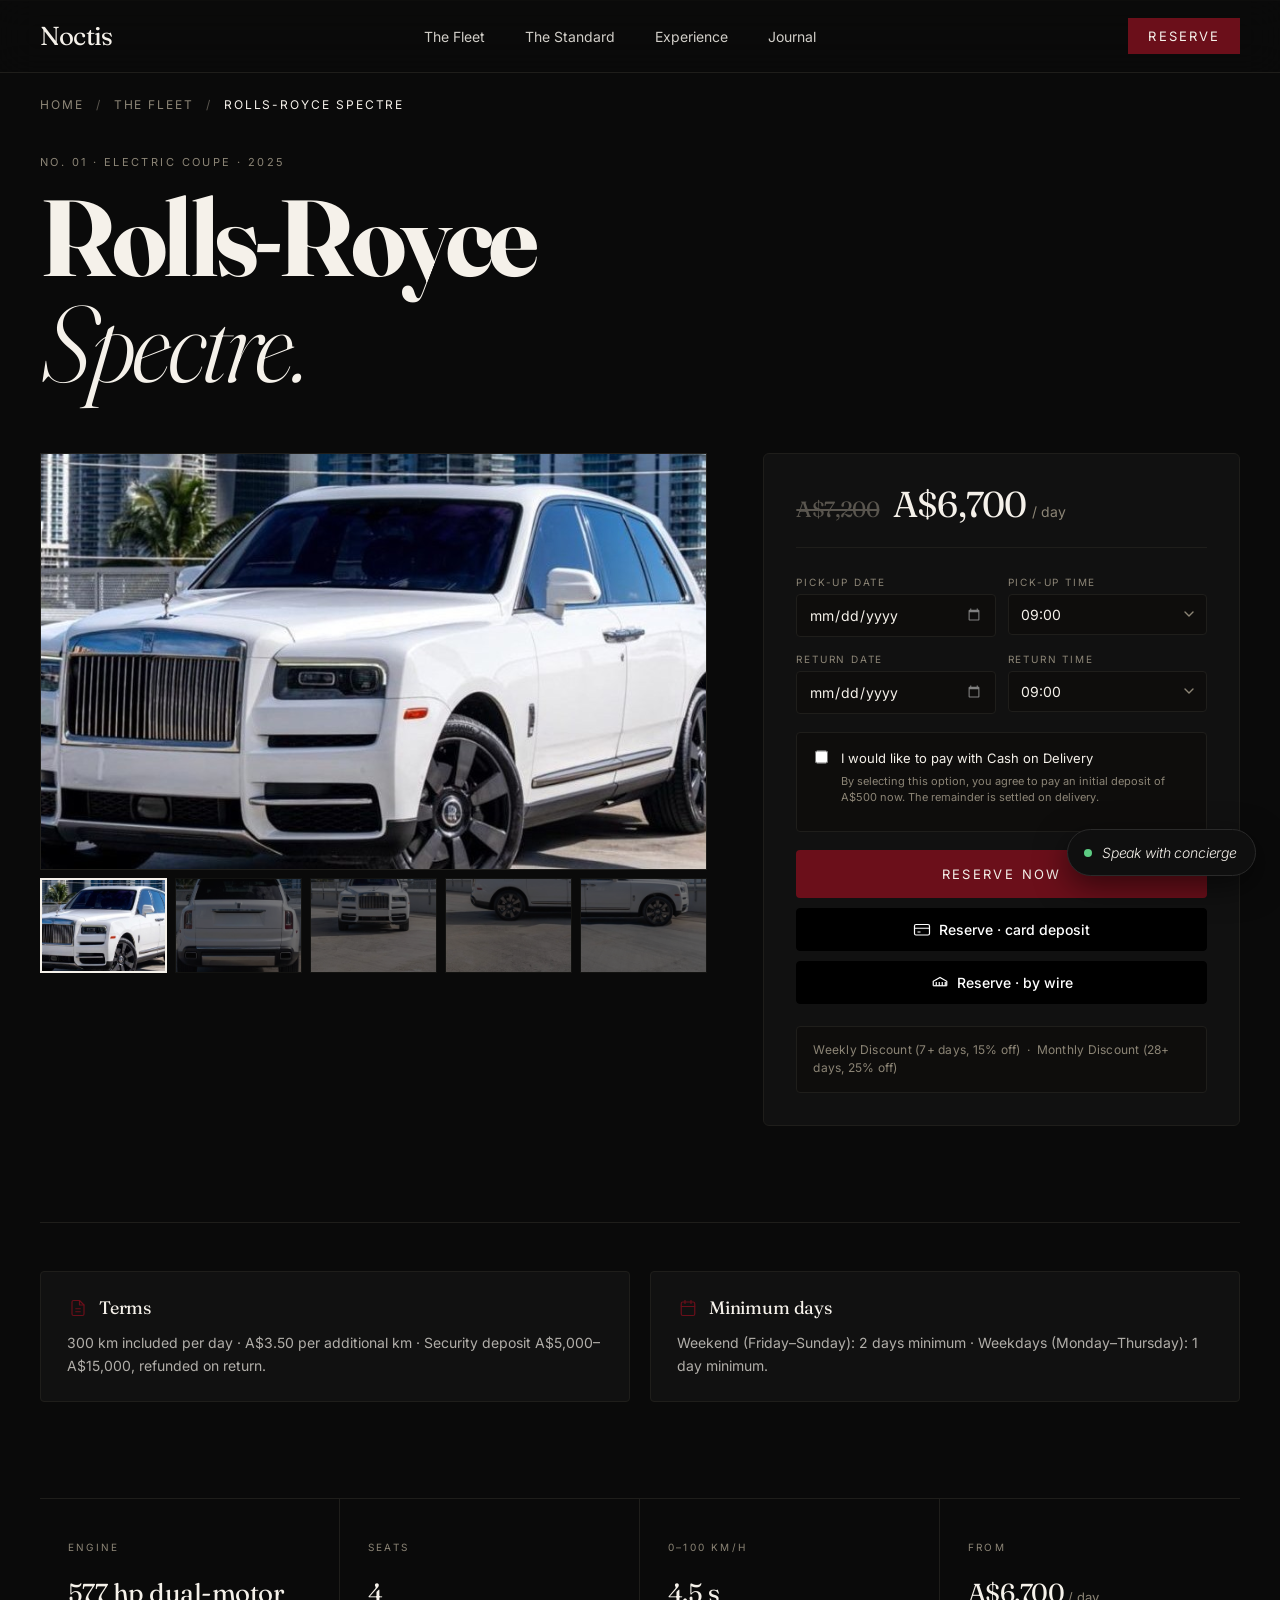
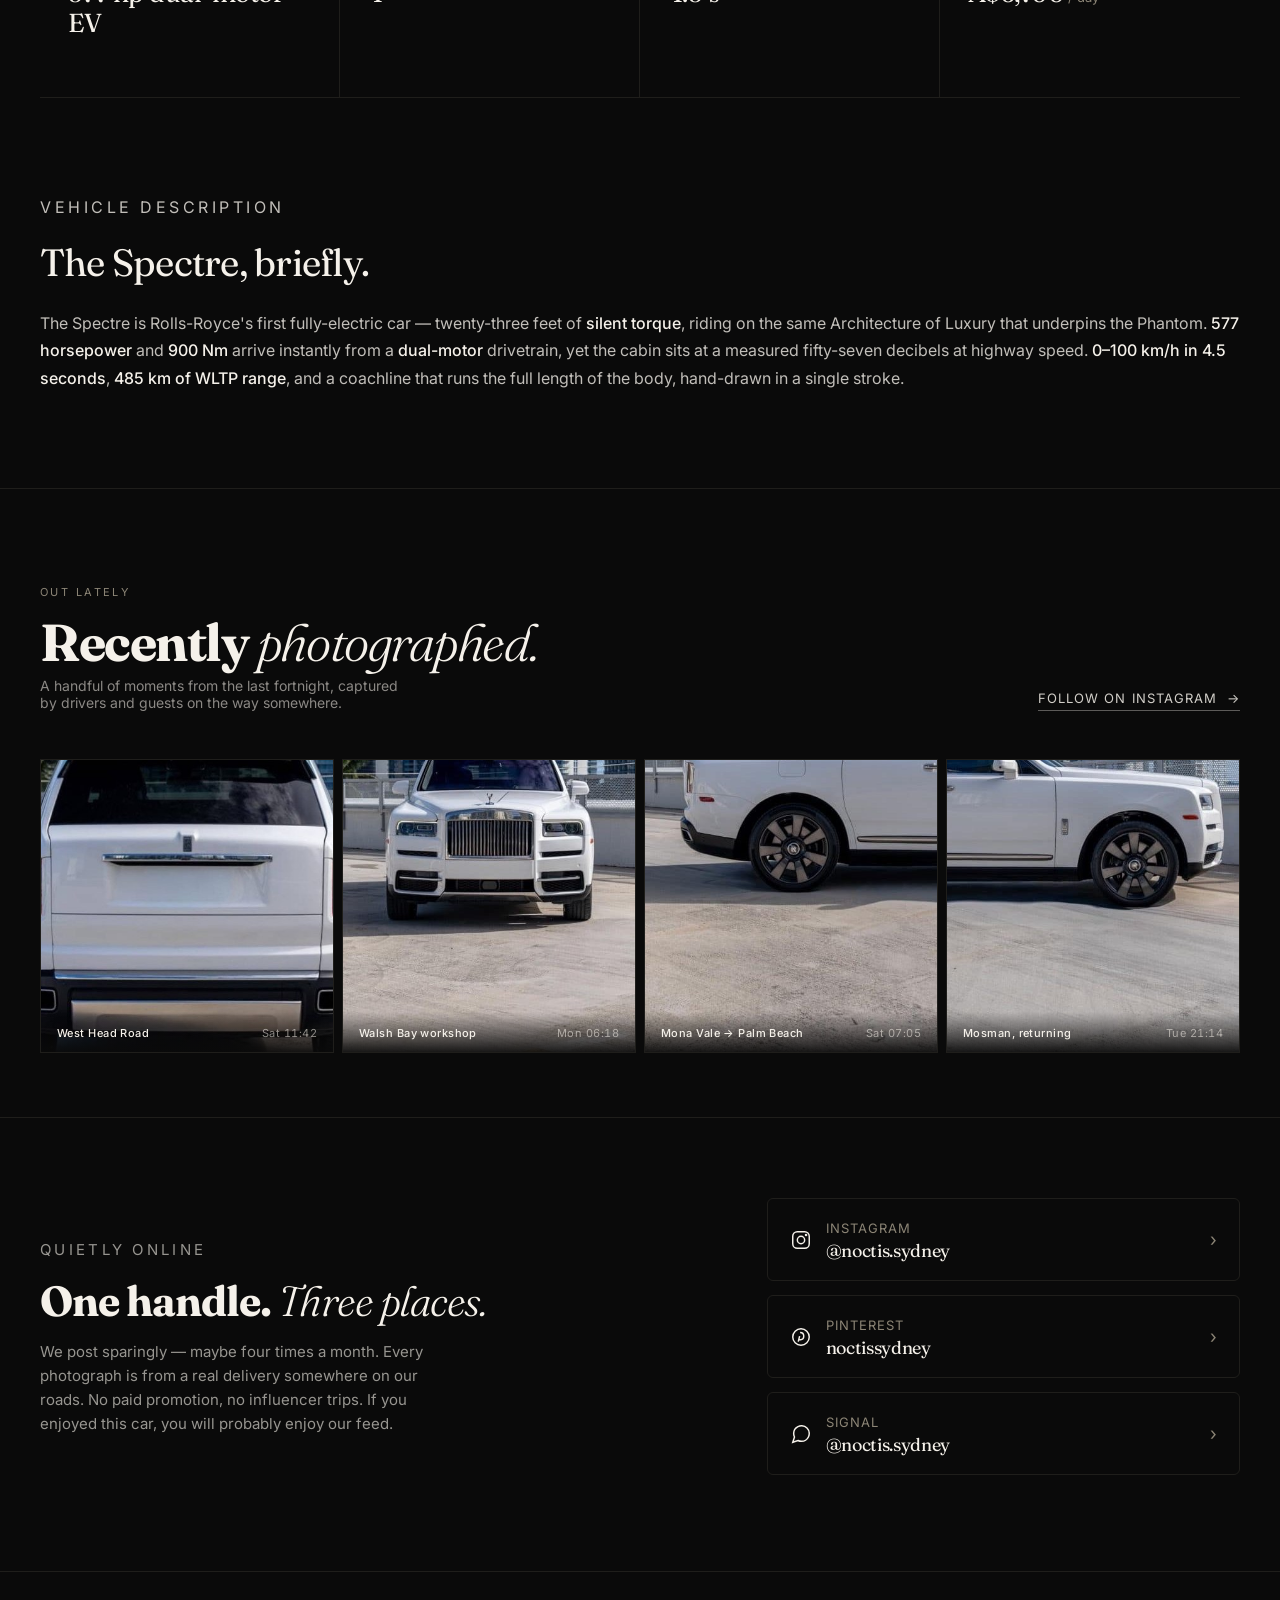
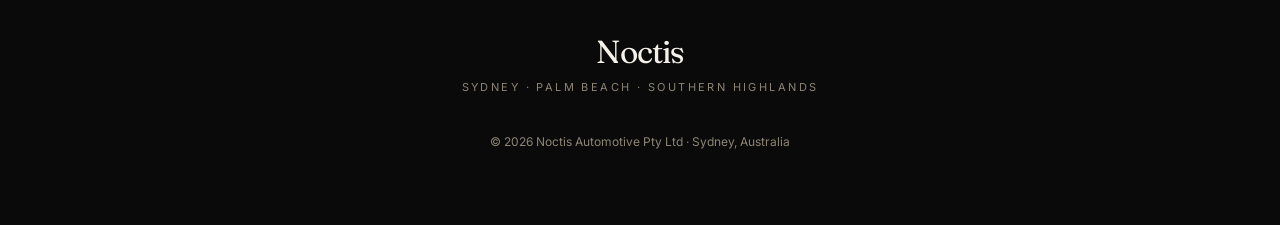
<file: fleet/rolls-royce-spectre.html>
<!DOCTYPE html>
<html lang="en">
<head>
<meta charset="UTF-8" />
<meta name="viewport" content="width=device-width, initial-scale=1.0" />
<title>Rolls-Royce Spectre · Noctis Sydney</title>
<meta name="description" content="The 2025 Rolls-Royce Spectre — silent, twenty-three feet of electric tension — from Noctis Sydney. Delivered in person, anywhere in Greater Sydney." />
<meta name="theme-color" content="#0A0A0A" />
<link rel="canonical" href="https://noctis.com.au/fleet/rolls-royce-spectre.html" />

<link rel="icon" type="image/svg+xml" href="data:image/svg+xml,%3Csvg xmlns='http://www.w3.org/2000/svg' viewBox='0 0 64 64'%3E%3Crect width='64' height='64' rx='10' fill='%230A0A0A'/%3E%3Ctext x='50%25' y='50%25' dominant-baseline='central' text-anchor='middle' font-family='Georgia,serif' font-size='42' font-style='italic' fill='%23F5F1EA'%3EN%3C/text%3E%3C/svg%3E" />

<meta property="og:type" content="product" />
<meta property="og:locale" content="en_AU" />
<meta property="og:url" content="https://noctis.com.au/fleet/rolls-royce-spectre.html" />
<meta property="og:site_name" content="Noctis Sydney" />
<meta property="og:title" content="Rolls-Royce Spectre · Noctis Sydney" />
<meta property="og:description" content="The 2025 Rolls-Royce Spectre — silent, twenty-three feet of electric tension. From Noctis Sydney, by appointment." />
<meta property="og:image" content="https://noctis.com.au/images/spectre-hero.jpg" />
<meta name="twitter:card" content="summary_large_image" />
<meta name="twitter:title" content="Rolls-Royce Spectre · Noctis Sydney" />
<meta name="twitter:description" content="The 2025 Rolls-Royce Spectre — silent, twenty-three feet of electric tension. From Noctis Sydney, by appointment." />
<meta name="twitter:image" content="https://noctis.com.au/images/spectre-hero.jpg" />

<script type="application/ld+json">
{
  "@context": "https://schema.org",
  "@type": "Vehicle",
  "name": "Rolls-Royce Spectre",
  "brand": {"@type": "Brand", "name": "Rolls-Royce"},
  "model": "Spectre",
  "vehicleModelDate": "2025",
  "bodyType": "Coupe",
  "image": "https://noctis.com.au/images/spectre-hero.jpg",
  "description": "The 2025 Rolls-Royce Spectre — silent, twenty-three feet of electric tension. From Noctis Sydney, by appointment.",
  "offers": {
    "@type": "Offer",
    "price": "6700",
    "priceCurrency": "AUD",
    "priceSpecification": {
      "@type": "UnitPriceSpecification",
      "price": "6700",
      "priceCurrency": "AUD",
      "unitText": "per day"
    },
    "availability": "https://schema.org/InStock",
    "seller": {"@type": "AutomotiveBusiness", "name": "Noctis Automotive", "url": "https://noctis.com.au/"}
  }
}
</script>
<link rel="preconnect" href="https://fonts.googleapis.com" />
<link rel="preconnect" href="https://fonts.gstatic.com" crossorigin />
<link href="https://fonts.googleapis.com/css2?family=Fraunces:ital,opsz,wght@0,9..144,300;0,9..144,400;0,9..144,500;1,9..144,300;1,9..144,400&family=Inter:wght@300;400;500;600&display=swap" rel="stylesheet" />
<style>
/* ==========================================
   NOCTIS — shared stylesheet
   Monochrome editorial · Sydney, Australia
   ========================================== */

:root {
  --ink:    #0A0A0A;
  --surface:#111111;
  --surface-2:#161513;
  --cream:  #F5F1EA;
  --muted:  #8C8576;
  --subtle: #5A564F;
  --accent: #6B0F1A;
  --accent-hover: #821426;
  --line:   #1F1E1B;
  --ease:   cubic-bezier(0.22, 1, 0.36, 1);
}

* { box-sizing: border-box; }
html, body { background: var(--ink); color: var(--cream); margin: 0; padding: 0; }
html { scroll-behavior: smooth; }
body {
  font-family: 'Inter', -apple-system, BlinkMacSystemFont, 'Segoe UI', system-ui, sans-serif;
  -webkit-font-smoothing: antialiased;
  font-weight: 400;
}
.font-serif { font-family: 'Fraunces', ui-serif, Georgia, 'Times New Roman', serif; font-optical-sizing: auto; }
img { max-width: 100%; display: block; }

/* ----- Film grain overlay ----- */
.grain { position: relative; }
.grain::before {
  content: "";
  position: absolute; inset: 0;
  pointer-events: none;
  opacity: 0.12;
  mix-blend-mode: overlay;
  background-image: url("data:image/svg+xml;utf8,<svg xmlns='http://www.w3.org/2000/svg' width='400' height='400'><filter id='n'><feTurbulence type='fractalNoise' baseFrequency='0.9' numOctaves='2' stitchTiles='stitch'/><feColorMatrix values='0 0 0 0 0.95 0 0 0 0 0.94 0 0 0 0 0.91 0 0 0 0.5 0'/></filter><rect width='100%' height='100%' filter='url(%23n)'/></svg>");
  z-index: 0;
}
.grain > * { position: relative; z-index: 1; }

/* ----- Reveal on scroll -----
   Content is visible by default. Only once JS has confirmed it's running
   (by adding `.js-ready` to <html>) do we hide un-revealed elements so
   they can fade in. This way, if JS fails to load (file:// ES modules,
   blocked scripts, slow CDN), the page still renders fully.            */
.reveal {
  transition: opacity 900ms var(--ease), transform 900ms var(--ease);
}
html.js-ready .reveal:not(.in-view) {
  opacity: 0;
  transform: translateY(14px);
}
.reveal.in-view { opacity: 1; transform: translateY(0); }
.delay-1 { transition-delay: 80ms; }
.delay-2 { transition-delay: 160ms; }
.delay-3 { transition-delay: 240ms; }
.delay-4 { transition-delay: 320ms; }
.delay-5 { transition-delay: 400ms; }

/* ----- Hairlines ----- */
.hairline { background: var(--line); height: 1px; width: 100%; }

/* ----- Buttons ----- */
.btn-primary {
  display: inline-block;
  background: var(--accent);
  color: var(--cream);
  padding: 14px 28px;
  font-size: 13px;
  text-transform: uppercase;
  letter-spacing: 0.16em;
  text-decoration: none;
  border: none;
  cursor: pointer;
  transition: transform 220ms var(--ease), box-shadow 220ms var(--ease), background 220ms ease;
}
.btn-primary:hover {
  background: var(--accent-hover);
  transform: translateY(-1px);
  box-shadow: 0 8px 24px rgba(107, 15, 26, 0.35);
}
.btn-ghost {
  display: inline-block;
  color: rgba(245, 241, 234, 0.9);
  border-bottom: 1px solid rgba(245, 241, 234, 0.35);
  padding-bottom: 4px;
  text-decoration: none;
  font-size: 14px;
  transition: border-color 300ms ease, color 300ms ease;
}
.btn-ghost:hover { border-color: var(--cream); color: var(--cream); }

/* ----- Form inputs ----- */
.nx-input {
  background: transparent;
  border: none;
  border-bottom: 1px solid #2A2824;
  padding: 12px 0 14px;
  color: var(--cream);
  font-family: inherit;
  font-size: 17px;
  width: 100%;
  transition: border-color 300ms ease;
  outline: none;
}
.nx-input::placeholder { color: var(--subtle); }
.nx-input:focus { border-color: var(--cream); }

/* ----- Marquee ----- */
@keyframes noctis-marquee {
  0%   { transform: translateX(0); }
  100% { transform: translateX(-50%); }
}
.marquee-track { animation: noctis-marquee 48s linear infinite; }

/* ----- Fleet hover effect (on homepage) ----- */
.car-card {
  position: relative;
  display: block;
  overflow: hidden;
  aspect-ratio: 4 / 5;
  background: var(--ink);
}
.car-photo {
  position: absolute; inset: 0;
  background-size: cover;
  background-position: center;
  filter: contrast(1.02) brightness(0.92);
  transition: filter 800ms var(--ease), transform 1200ms var(--ease);
}
.car-card:hover .car-photo {
  filter: contrast(1.02) brightness(1.05);
  transform: scale(1.03);
}
.car-card .car-grad {
  position: absolute; inset: 0;
  background: linear-gradient(to bottom, rgba(10,10,10,0.25) 0%, rgba(10,10,10,0.1) 40%, rgba(10,10,10,0.92) 100%);
}
.car-card .car-content {
  position: absolute; inset: 0;
  padding: 28px;
  display: flex;
  flex-direction: column;
  justify-content: space-between;
  color: var(--cream);
}

/* ----- Hero 3D container ----- */
.three-hero {
  position: relative;
  width: 100%;
  height: 100svh;
  min-height: 720px;
  overflow: hidden;
  background: radial-gradient(ellipse at 50% 35%, #1a1a1a 0%, #0A0A0A 70%);
}
.three-hero canvas { display: none !important; }
.three-hero .three-fallback {
  display: block;
  position: absolute; inset: 0;
  background-size: cover; background-position: center;
  z-index: 0;
}
.three-hero .three-fallback::after {
  content: "";
  position: absolute; inset: 0;
  background:
    linear-gradient(to right,  rgba(10,10,10,0.6) 0%, rgba(10,10,10,0) 50%),
    linear-gradient(to bottom, rgba(10,10,10,0)   0%, rgba(10,10,10,0.85) 100%);
  pointer-events: none;
}

.three-hero .three-overlay-text {
  position: absolute;
  bottom: 9%;
  left: 0; right: 52%;
  text-align: left;
  padding: 0 6% 0 7%;
  z-index: 2;
  pointer-events: none;
}

/* ----- Specs grid on detail pages ----- */
.specs-grid {
  display: grid;
  grid-template-columns: 1fr;
  gap: 0;
  border-top: 1px solid var(--line);
}
@media (min-width: 768px) {
  .specs-grid { grid-template-columns: repeat(3, 1fr); }
}
.spec-cell {
  padding: 28px 0;
  border-bottom: 1px solid var(--line);
}
@media (min-width: 768px) {
  .spec-cell { padding: 36px 36px 36px 0; border-right: 1px solid var(--line); }
  .spec-cell:nth-child(3n) { border-right: none; padding-right: 0; }
}
.spec-label {
  font-size: 11px;
  text-transform: uppercase;
  letter-spacing: 0.22em;
  color: var(--muted);
  margin-bottom: 14px;
}
.spec-value {
  font-family: 'Fraunces', serif;
  font-size: 30px;
  letter-spacing: -0.022em;
  line-height: 1.1;
  color: var(--cream);
}
.spec-value .unit { font-size: 14px; color: var(--muted); font-family: 'Inter', sans-serif; letter-spacing: normal; margin-left: 4px; }

/* ----- Pull quote ----- */
.pull-quote {
  font-family: 'Fraunces', serif;
  font-size: clamp(28px, 4.5vw, 50px);
  line-height: 1.18;
  letter-spacing: -0.022em;
  color: var(--cream);
  font-weight: 300;
  max-width: 22ch;
}

/* ----- Reduced motion respect ----- */
@media (prefers-reduced-motion: reduce) {
  html { scroll-behavior: auto; }
  .reveal { opacity: 1; transform: none; transition: none; }
  .marquee-track { animation: none; }
  .car-photo { transition: none; }
  .three-hero canvas { display: none; }
}

/* ----- Mobile: hide 3D, show poster ----- */
@media (max-width: 767px) {
  .three-hero[data-mobile-fallback="true"] canvas { display: none; }
  .three-hero[data-mobile-fallback="true"] .three-fallback { display: block; }
}

/* ----- Nav ----- */
.noctis-nav {
  position: fixed;
  top: 0; left: 0; right: 0;
  z-index: 50;
  backdrop-filter: blur(18px);
  -webkit-backdrop-filter: blur(18px);
  background: rgba(10, 10, 10, 0.7);
  border-bottom: 1px solid var(--line);
}
.noctis-nav-inner {
  max-width: 1280px;
  margin: 0 auto;
  padding: 0 24px;
  height: 72px;
  display: flex;
  align-items: center;
  justify-content: space-between;
}
@media (min-width: 768px) { .noctis-nav-inner { padding: 0 40px; } }
.noctis-nav a.link { color: rgba(245, 241, 234, 0.85); text-decoration: none; font-size: 14px; transition: color 200ms ease; }
.noctis-nav a.link:hover { color: var(--cream); }
.noctis-nav .links { display: none; gap: 40px; }
@media (min-width: 900px) { .noctis-nav .links { display: flex; } }

/* ----- Layout utilities ----- */
.container { max-width: 1280px; margin: 0 auto; padding: 0 24px; }
@media (min-width: 768px) { .container { padding: 0 40px; } }
.container-narrow { max-width: 980px; margin: 0 auto; padding: 0 24px; }
@media (min-width: 768px) { .container-narrow { padding: 0 40px; } }

.section { padding: 96px 0; }
@media (min-width: 768px) { .section { padding: 160px 0; } }
.section-tight { padding: 64px 0; }

/* ----- Gallery viewer (main image + thumbnail strip) ----- */
.gallery-viewer {
  background: #0a0a0a;
  border-top: 1px solid var(--line);
}
.gallery-main {
  width: 100%;
  aspect-ratio: 16/9;
  background-size: cover;
  background-position: center;
  transition: opacity 0.18s ease;
  cursor: zoom-in;
}
.gallery-thumbs {
  display: grid;
  grid-template-columns: repeat(5, 1fr);
  gap: 2px;
  padding: 2px;
  background: #050505;
}
.gallery-thumb {
  aspect-ratio: 4/3;
  background-size: cover;
  background-position: center;
  cursor: pointer;
  opacity: 0.45;
  transition: opacity 0.2s ease, outline 0.15s ease;
  outline: 2px solid transparent;
  outline-offset: -2px;
}
.gallery-thumb:hover { opacity: 0.75; }
.gallery-thumb.active {
  opacity: 1;
  outline-color: var(--cream);
}
@media (max-width: 600px) {
  .gallery-thumbs { grid-template-columns: repeat(5, 1fr); gap: 1px; padding: 1px; }
  .gallery-main { aspect-ratio: 4/3; }
}

@media (min-width: 768px) { .section-tight { padding: 96px 0; } }

/* ----- Text utility ----- */
.eyebrow {
  font-size: 11px;
  text-transform: uppercase;
  letter-spacing: 0.22em;
  color: var(--muted);
}
.display-xl { font-size: clamp(44px, 9vw, 108px); line-height: 0.98; letter-spacing: -0.035em; font-family: 'Fraunces', serif; }
.display    { font-size: clamp(40px, 6vw, 72px);  line-height: 1.05; letter-spacing: -0.028em; font-family: 'Fraunces', serif; }
.heading    { font-size: clamp(28px, 3.5vw, 42px); line-height: 1.15; letter-spacing: -0.02em;  font-family: 'Fraunces', serif; }
.body-lg    { font-size: 17px; line-height: 1.6; color: rgba(245, 241, 234, 0.75); }
.body       { font-size: 15px; line-height: 1.65; color: rgba(245, 241, 234, 0.6); }
.italic-light { font-style: italic; font-weight: 300; }


/* ==========================================
   Fleet detail — Forza-style booking layout
   (added by scripts/rebuild_fleet.py)
   ========================================== */
.breadcrumb {
  border-top: 1px solid var(--line);
  padding: 96px 0 24px;
  font-size: 12px;
  letter-spacing: 0.16em;
  text-transform: uppercase;
  color: var(--muted);
}
.breadcrumb a { color: var(--muted); text-decoration: none; transition: color 200ms ease; }
.breadcrumb a:hover { color: var(--cream); }
.breadcrumb .sep { margin: 0 12px; color: var(--subtle); }

.product-title {
  padding: 8px 0 56px;
}
.product-title h1 {
  margin: 0;
  color: var(--cream);
}

.booking-grid {
  display: grid;
  grid-template-columns: 1fr;
  gap: 48px;
  padding-bottom: 96px;
}
@media (min-width: 960px) {
  .booking-grid { grid-template-columns: 1.4fr 1fr; gap: 56px; align-items: start; }
}

.booking-gallery .gallery-main {
  aspect-ratio: 16/10;
  border: 1px solid var(--line);
}
.booking-gallery .gallery-thumbs {
  margin-top: 8px;
  background: transparent;
  padding: 0;
  gap: 8px;
}
.booking-gallery .gallery-thumb {
  border: 1px solid var(--line);
}

.booking-card {
  background: var(--surface);
  border: 1px solid var(--line);
  border-radius: 6px;
  padding: 32px;
}
@media (min-width: 960px) {
  .booking-card { position: sticky; top: 96px; }
}

.price-row {
  display: flex;
  align-items: baseline;
  gap: 14px;
  flex-wrap: wrap;
  margin-bottom: 28px;
  padding-bottom: 24px;
  border-bottom: 1px solid var(--line);
}
.price-strike {
  font-family: 'Fraunces', serif;
  font-size: 22px;
  color: var(--subtle);
  text-decoration: line-through;
  letter-spacing: -0.02em;
}
.price-day {
  font-family: 'Fraunces', serif;
  font-size: 36px;
  letter-spacing: -0.025em;
  line-height: 1;
  color: var(--cream);
}
.price-day .unit { font-size: 14px; color: var(--muted); font-family: 'Inter', sans-serif; letter-spacing: normal; margin-left: 6px; }

.field-row {
  display: grid;
  grid-template-columns: 1fr 1fr;
  gap: 12px;
  margin-bottom: 16px;
}
.field { display: flex; flex-direction: column; gap: 6px; }
.field label {
  font-size: 10px;
  text-transform: uppercase;
  letter-spacing: 0.18em;
  color: var(--muted);
}
.field input, .field select {
  background: #0E0D0C;
  border: 1px solid var(--line);
  border-radius: 4px;
  padding: 11px 12px;
  color: var(--cream);
  font-family: inherit;
  font-size: 14px;
  outline: none;
  transition: border-color 200ms ease;
  -webkit-appearance: none;
  appearance: none;
}
.field select {
  background-image: url("data:image/svg+xml;utf8,<svg xmlns='http://www.w3.org/2000/svg' width='10' height='6' viewBox='0 0 10 6'><path d='M1 1l4 4 4-4' stroke='%238C8576' stroke-width='1.4' fill='none' stroke-linecap='round' stroke-linejoin='round'/></svg>");
  background-repeat: no-repeat;
  background-position: right 12px center;
  padding-right: 30px;
}
.field input:focus, .field select:focus { border-color: var(--cream); }
.field input::-webkit-calendar-picker-indicator { filter: invert(0.5); cursor: pointer; }

.cod-row {
  display: flex;
  align-items: flex-start;
  gap: 10px;
  margin: 18px 0 6px;
  padding: 14px;
  background: #0E0D0C;
  border: 1px solid var(--line);
  border-radius: 4px;
}
.cod-row input[type="checkbox"] {
  margin-top: 3px;
  accent-color: var(--accent);
  width: 14px; height: 14px;
}
.cod-row label {
  font-size: 13px; color: var(--cream); cursor: pointer; line-height: 1.4;
}
.cod-row .cod-explainer {
  font-size: 11px; color: var(--muted); margin-top: 6px; line-height: 1.5;
}

.btn-reserve {
  display: block;
  width: 100%;
  background: var(--accent);
  color: var(--cream);
  text-align: center;
  text-decoration: none;
  padding: 16px 20px;
  font-size: 13px;
  text-transform: uppercase;
  letter-spacing: 0.18em;
  border-radius: 4px;
  margin-top: 18px;
  transition: background 220ms ease, transform 220ms var(--ease);
  border: none;
  cursor: pointer;
  font-family: inherit;
}
.btn-reserve:hover { background: var(--accent-hover); transform: translateY(-1px); }

.pay-btn {
  display: flex;
  align-items: center;
  justify-content: center;
  gap: 8px;
  width: 100%;
  background: #000;
  color: #fff;
  border: 1px solid #000;
  border-radius: 4px;
  padding: 12px 16px;
  font-size: 14px;
  font-family: inherit;
  cursor: pointer;
  margin-top: 10px;
  text-decoration: none;
  transition: opacity 200ms ease;
}
.pay-btn:hover { opacity: 0.85; }
.pay-btn svg { display: block; }

.discount-footer {
  margin-top: 22px;
  padding: 14px 16px;
  background: #0E0D0C;
  border: 1px solid var(--line);
  border-radius: 4px;
  font-size: 12px;
  color: var(--muted);
  line-height: 1.55;
  letter-spacing: 0.02em;
}

.detail-cards {
  display: grid;
  grid-template-columns: 1fr;
  gap: 16px;
  padding: 24px 0 96px;
  border-top: 1px solid var(--line);
}
@media (min-width: 720px) { .detail-cards { grid-template-columns: 1fr 1fr; gap: 20px; padding-top: 48px; } }
.detail-card {
  background: var(--surface);
  border: 1px solid var(--line);
  border-radius: 4px;
  padding: 24px 26px;
}
.detail-card .dc-head {
  display: flex; align-items: center; gap: 10px; margin-bottom: 12px;
}
.detail-card .dc-glyph {
  width: 22px; height: 22px;
  display: inline-flex; align-items: center; justify-content: center;
  color: var(--accent);
}
.detail-card h3 {
  font-family: 'Fraunces', serif;
  font-size: 18px;
  letter-spacing: -0.01em;
  margin: 0;
  color: var(--cream);
  font-weight: 400;
}
.detail-card p {
  margin: 0;
  font-size: 14px;
  line-height: 1.65;
  color: rgba(245, 241, 234, 0.7);
}

.spec-strip {
  display: grid;
  grid-template-columns: 1fr;
  border-top: 1px solid var(--line);
  border-bottom: 1px solid var(--line);
}
@media (min-width: 720px) { .spec-strip { grid-template-columns: repeat(4, 1fr); } }
.spec-strip .cell {
  padding: 32px 28px;
  border-bottom: 1px solid var(--line);
}
@media (min-width: 720px) {
  .spec-strip .cell { border-bottom: none; border-right: 1px solid var(--line); }
  .spec-strip .cell:last-child { border-right: none; }
}
.spec-strip .cell:last-child { border-bottom: none; }
.spec-strip .cell .lbl {
  font-size: 10px;
  text-transform: uppercase;
  letter-spacing: 0.22em;
  color: var(--muted);
  margin-bottom: 12px;
}
.spec-strip .cell .val {
  font-family: 'Fraunces', serif;
  font-size: 26px;
  letter-spacing: -0.02em;
  line-height: 1.15;
  color: var(--cream);
}

.description-block {
  padding: 96px 0;
  max-width: 760px;
}
.description-block .eyebrow { margin-bottom: 18px; }
.description-block h2 {
  font-family: 'Fraunces', serif;
  font-size: clamp(28px, 3.5vw, 38px);
  letter-spacing: -0.02em;
  margin: 0 0 24px;
  color: var(--cream);
  font-weight: 400;
}
.description-block p {
  font-size: 16px;
  line-height: 1.7;
  color: rgba(245, 241, 234, 0.78);
  margin: 0;
}
.description-block p strong {
  color: var(--cream);
  font-weight: 500;
}

/* INJECTED:mobile-fixes START */
/* Cars are now re-cropped so they sit in the vertical centre of every
   image — using default `background-position: center` keeps the car
   in frame on every device. */
.gallery-main, .booking-gallery .gallery-main {
  background-position: center !important;
}
.gallery-thumb { background-position: center !important; }
.recent-img { background-position: center !important; }

/* Tighten the H1 and breadcrumb on small screens */
@media (max-width: 600px) {
  .crumb { font-size: 11px !important; }
  .car-title { font-size: clamp(40px, 11vw, 64px) !important; line-height: 1.0 !important; }
  .booking-section { padding-top: 24px !important; }
  .booking-card { padding: 22px !important; }
  .vehicle-details .cards { grid-template-columns: 1fr !important; gap: 12px !important; }
  .spec-strip { grid-template-columns: repeat(2, 1fr) !important; }
  .recent-section { padding: 56px 0 40px !important; }
  .recent-section h2 { font-size: clamp(28px, 8vw, 40px) !important; }
  .recent-grid { gap: 6px !important; }
  .social-section { padding: 56px 0 64px !important; }
}

/* iPad portrait — keep gallery prominent without full-width sidebar bumping */
@media (min-width: 600px) and (max-width: 959px) {
  .booking-grid { gap: 36px !important; }
  .booking-card { padding: 28px !important; }
}

/* Avoid horizontal overflow on description blocks */
.description-block, .vehicle-details, .spec-strip, .booking-grid { max-width: 100%; overflow-wrap: anywhere; }
/* INJECTED:mobile-fixes END */

</style>
</head>
<body>

<!-- NAV -->
<header class="noctis-nav">
  <nav class="noctis-nav-inner">
    <a href="../index.html" style="display:flex; align-items:center; gap:10px; text-decoration:none;">
      <span class="font-serif" style="font-size:26px; color:var(--cream); letter-spacing:-0.03em;">Noctis</span>
    </a>
    <div class="links">
      <a href="../index.html#fleet" class="link">The Fleet</a>
      <a href="../index.html#standard" class="link">The Standard</a>
      <a href="../index.html#experience" class="link">Experience</a>
      <a href="../index.html#journal" class="link">Journal</a>
    </div>
    <a href="../index.html?car=spectre#reserve" class="btn-primary" style="padding:10px 20px;">Reserve</a>
  </nav>
</header>
<!-- BREADCRUMB -->
<section class="breadcrumb">
  <div class="container">
    <a href="../index.html">Home</a><span class="sep">/</span><a href="../index.html#fleet">The Fleet</a><span class="sep">/</span><span style="color:var(--cream);">Rolls-Royce Spectre</span>
  </div>
</section>

<!-- TITLE -->
<section class="product-title">
  <div class="container">
    <p class="eyebrow" style="margin-bottom:16px;">No. 01 · Electric Coupe · 2025</p>
    <h1 class="display-xl">
      Rolls-Royce<br /><em class="italic-light">Spectre.</em>
    </h1>
  </div>
</section>

<!-- BOOKING (gallery + reservation card) -->
<section>
  <div class="container">
    <div class="booking-grid">

      <!-- LEFT: gallery -->
      <div class="booking-gallery">
        <div class="gallery-main" id="gMain" style="background-image:url('../images/spectre-hero.jpg')"></div>
        <div class="gallery-thumbs">
          <div class="gallery-thumb active" data-src="../images/spectre-hero.jpg" style="background-image:url('../images/spectre-hero.jpg')"></div>
          <div class="gallery-thumb" data-src="../images/spectre-1.jpg" style="background-image:url('../images/spectre-1.jpg')"></div>
          <div class="gallery-thumb" data-src="../images/spectre-2.jpg" style="background-image:url('../images/spectre-2.jpg')"></div>
          <div class="gallery-thumb" data-src="../images/spectre-3.jpg" style="background-image:url('../images/spectre-3.jpg')"></div>
          <div class="gallery-thumb" data-src="../images/spectre-4.jpg" style="background-image:url('../images/spectre-4.jpg')"></div>
        </div>
      </div>

      <!-- RIGHT: booking card -->
      <aside class="booking-card" aria-label="Reserve Rolls-Royce Spectre">
        <div class="price-row">
          <span class="price-strike">A$7,200</span>
          <span class="price-day">A$6,700<span class="unit">/ day</span></span>
        </div>

        <form onsubmit="event.preventDefault(); window.location.href='../index.html?car=spectre#reserve';">
          <div class="field-row">
            <div class="field">
              <label for="puDate">Pick-up date</label>
              <input type="date" id="puDate" />
            </div>
            <div class="field">
              <label for="puTime">Pick-up time</label>
              <select id="puTime">
                <option>09:00</option><option>10:00</option><option>11:00</option>
                <option>12:00</option><option>14:00</option><option>16:00</option><option>18:00</option>
              </select>
            </div>
          </div>
          <div class="field-row">
            <div class="field">
              <label for="rtDate">Return date</label>
              <input type="date" id="rtDate" />
            </div>
            <div class="field">
              <label for="rtTime">Return time</label>
              <select id="rtTime">
                <option>09:00</option><option>10:00</option><option>11:00</option>
                <option>12:00</option><option>14:00</option><option>16:00</option><option>18:00</option>
              </select>
            </div>
          </div>

          <div class="cod-row">
            <input type="checkbox" id="cod" />
            <div>
              <label for="cod">I would like to pay with Cash on Delivery</label>
              <p class="cod-explainer">By selecting this option, you agree to pay an initial deposit of A$500 now. The remainder is settled on delivery.</p>
            </div>
          </div>

          <button type="submit" class="btn-reserve">Reserve Now</button>
        </form>

        <button type="button" class="pay-btn" aria-label="Reserve with card deposit" onclick="window.location.href='../index.html?car=spectre#reserve'">
          <svg width="18" height="14" viewBox="0 0 24 18" fill="none" stroke="currentColor" stroke-width="1.6" aria-hidden="true">
            <rect x="2" y="3" width="20" height="14" rx="2"/><path d="M2 8h20M6 13h4"/>
          </svg>
          <span style="font-weight:500;">Reserve · card deposit</span>
        </button>
        <button type="button" class="pay-btn" aria-label="Reserve by wire transfer" onclick="window.location.href='../index.html?car=spectre#reserve'">
          <svg width="18" height="14" viewBox="0 0 24 18" fill="none" stroke="currentColor" stroke-width="1.6" aria-hidden="true">
            <path d="M3 14V8l9-5 9 5v6"/><path d="M3 14h18"/><path d="M7 14V9M11 14V9M15 14V9M19 14V9"/>
          </svg>
          <span style="font-weight:500;">Reserve · by wire</span>
        </button>

        <div class="discount-footer">
          Weekly Discount (7+ days, 15% off) &nbsp;·&nbsp; Monthly Discount (28+ days, 25% off)
        </div>
      </aside>

    </div>
  </div>
</section>

<!-- VEHICLE DETAILS -->
<section>
  <div class="container">
    <div class="detail-cards">
      <div class="detail-card">
        <div class="dc-head">
          <span class="dc-glyph" aria-hidden="true">
            <svg width="18" height="18" viewBox="0 0 24 24" fill="none" stroke="currentColor" stroke-width="1.6" stroke-linecap="round" stroke-linejoin="round"><path d="M14 2H6a2 2 0 0 0-2 2v16a2 2 0 0 0 2 2h12a2 2 0 0 0 2-2V8z"/><path d="M14 2v6h6"/><path d="M9 13h6"/><path d="M9 17h6"/></svg>
          </span>
          <h3>Terms</h3>
        </div>
        <p>300 km included per day · A$3.50 per additional km · Security deposit A$5,000–A$15,000, refunded on return.</p>
      </div>
      <div class="detail-card">
        <div class="dc-head">
          <span class="dc-glyph" aria-hidden="true">
            <svg width="18" height="18" viewBox="0 0 24 24" fill="none" stroke="currentColor" stroke-width="1.6" stroke-linecap="round" stroke-linejoin="round"><rect x="3" y="4" width="18" height="18" rx="2"/><path d="M16 2v4"/><path d="M8 2v4"/><path d="M3 10h18"/></svg>
          </span>
          <h3>Minimum days</h3>
        </div>
        <p>Weekend (Friday–Sunday): 2 days minimum · Weekdays (Monday–Thursday): 1 day minimum.</p>
      </div>
    </div>
  </div>
</section>

<!-- SPEC STRIP -->
<section>
  <div class="container">
    <div class="spec-strip">
      <div class="cell">
        <p class="lbl">Engine</p>
        <p class="val">577 hp dual-motor EV</p>
      </div>
      <div class="cell">
        <p class="lbl">Seats</p>
        <p class="val">4</p>
      </div>
      <div class="cell">
        <p class="lbl">0–100 km/h</p>
        <p class="val">4.5 s</p>
      </div>
      <div class="cell">
        <p class="lbl">From</p>
        <p class="val">A$6,700<span class="unit" style="font-size:13px; color:var(--muted); font-family:'Inter',sans-serif; letter-spacing:normal; margin-left:4px;">/ day</span></p>
      </div>
    </div>
  </div>
</section>

<!-- VEHICLE DESCRIPTION -->
<section>
  <div class="container">
    <div class="description-block">
      <p class="eyebrow">Vehicle description</p>
      <h2>The Spectre, briefly.</h2>
      <p>The Spectre is Rolls-Royce's first fully-electric car — twenty-three feet of <strong>silent torque</strong>, riding on the same Architecture of Luxury that underpins the Phantom. <strong>577 horsepower</strong> and <strong>900 Nm</strong> arrive instantly from a <strong>dual-motor</strong> drivetrain, yet the cabin sits at a measured fifty-seven decibels at highway speed. <strong>0–100 km/h in 4.5 seconds</strong>, <strong>485 km of WLTP range</strong>, and a coachline that runs the full length of the body, hand-drawn in a single stroke.</p>
    </div>
  </div>
</section>

<!-- INJECTED:recent-social START -->
<style>
.recent-section { padding: 96px 0 64px; border-top: 1px solid var(--line); }
.recent-section .recent-head { display:flex; flex-wrap:wrap; align-items:flex-end; justify-content:space-between; gap:24px; margin-bottom:48px; }
.recent-section h2 { font-family:'Fraunces', serif; font-size:clamp(32px, 4.5vw, 52px); line-height:1.05; letter-spacing:-0.028em; margin:0; color:var(--cream); }
.recent-section h2 em { font-style:italic; font-weight:300; }
.recent-section .recent-sub { color:rgba(245,241,234,0.55); font-size:14px; max-width:42ch; margin:8px 0 0; }
.recent-section .recent-cta { color:rgba(245,241,234,0.85); border-bottom:1px solid rgba(245,241,234,0.35); padding-bottom:4px; text-decoration:none; font-size:13px; letter-spacing:0.08em; text-transform:uppercase; transition:border-color .3s; }
.recent-section .recent-cta:hover { border-color:var(--cream); }

.recent-grid { display:grid; grid-template-columns:repeat(4, 1fr); gap:8px; }
.recent-card { position:relative; margin:0; overflow:hidden; aspect-ratio: 1 / 1; background:var(--surface); border:1px solid var(--line); }
.recent-img { position:absolute; inset:0; background-size:cover; background-position:center; transition:transform 800ms cubic-bezier(0.22, 1, 0.36, 1); }
.recent-card:hover .recent-img { transform:scale(1.04); }
.recent-card figcaption { position:absolute; left:0; right:0; bottom:0; padding:14px 16px 12px; background:linear-gradient(to top, rgba(10,10,10,0.92), rgba(10,10,10,0)); display:flex; justify-content:space-between; align-items:flex-end; gap:8px; font-size:11px; letter-spacing:0.04em; }
.recent-card .recent-place { color:var(--cream); font-weight:500; }
.recent-card .recent-when { color:rgba(245,241,234,0.55); font-variant-numeric:tabular-nums; }

@media (max-width: 900px) {
  .recent-grid { grid-template-columns:repeat(2, 1fr); }
}
@media (max-width: 480px) {
  .recent-section { padding: 64px 0 48px; }
}

.social-section { padding: 80px 0 96px; border-top:1px solid var(--line); }
.social-row { display:grid; grid-template-columns:1fr; gap:48px; align-items:center; }
@media (min-width:768px) { .social-row { grid-template-columns:1.4fr 1fr; gap:64px; } }
.social-row h2 { font-family:'Fraunces', serif; font-size:clamp(28px, 3.8vw, 42px); line-height:1.1; letter-spacing:-0.024em; margin:0; color:var(--cream); }
.social-row h2 em { font-style:italic; font-weight:300; }
.social-row p { color:rgba(245,241,234,0.6); font-size:15px; line-height:1.6; max-width:46ch; margin:16px 0 0; }
.social-handles { list-style:none; padding:0; margin:0; display:flex; flex-direction:column; gap:14px; }
.social-handles a { display:flex; align-items:center; gap:14px; padding:18px 22px; border:1px solid var(--line); border-radius:6px; color:var(--cream); text-decoration:none; transition:border-color .25s, background .25s; }
.social-handles a:hover { border-color:rgba(245,241,234,0.4); background:rgba(245,241,234,0.02); }
.social-handles svg { flex-shrink:0; }
.social-handles .label { font-size:13px; color:var(--muted); letter-spacing:0.08em; text-transform:uppercase; }
.social-handles .handle { font-family:'Fraunces', serif; font-size:18px; letter-spacing:-0.018em; color:var(--cream); margin-top:2px; }
.social-handles .arrow { margin-left:auto; color:var(--muted); font-size:18px; line-height:1; }
</style>

<!-- ===== Recent ===== -->
<section class="recent-section">
  <div class="container">
    <div class="recent-head">
      <div>
        <p class="eyebrow" style="margin:0 0 16px;">Out lately</p>
        <h2>Recently <em>photographed.</em></h2>
        <p class="recent-sub">A handful of moments from the last fortnight, captured by drivers and guests on the way somewhere.</p>
      </div>
      <a href="https://instagram.com/noctis.sydney" class="recent-cta" target="_blank" rel="noopener">Follow on Instagram &nbsp;→</a>
    </div>
    <div class="recent-grid">
        <figure class="recent-card">
          <div class="recent-img" style="background-image:url('../images/spectre-1.jpg');"></div>
          <figcaption>
            <span class="recent-place">West Head Road</span>
            <span class="recent-when">Sat 11:42</span>
          </figcaption>
        </figure>
        <figure class="recent-card">
          <div class="recent-img" style="background-image:url('../images/spectre-2.jpg');"></div>
          <figcaption>
            <span class="recent-place">Walsh Bay workshop</span>
            <span class="recent-when">Mon 06:18</span>
          </figcaption>
        </figure>
        <figure class="recent-card">
          <div class="recent-img" style="background-image:url('../images/spectre-3.jpg');"></div>
          <figcaption>
            <span class="recent-place">Mona Vale → Palm Beach</span>
            <span class="recent-when">Sat 07:05</span>
          </figcaption>
        </figure>
        <figure class="recent-card">
          <div class="recent-img" style="background-image:url('../images/spectre-4.jpg');"></div>
          <figcaption>
            <span class="recent-place">Mosman, returning</span>
            <span class="recent-when">Tue 21:14</span>
          </figcaption>
        </figure>
    </div>
  </div>
</section>

<!-- ===== Social ===== -->
<section class="social-section">
  <div class="container">
    <div class="social-row">
      <div>
        <p class="eyebrow" style="margin:0 0 16px;">Quietly online</p>
        <h2>One handle. <em>Three places.</em></h2>
        <p>We post sparingly — maybe four times a month. Every photograph is from a real delivery somewhere on our roads. No paid promotion, no influencer trips. If you enjoyed this car, you will probably enjoy our feed.</p>
      </div>
      <ul class="social-handles">
        <li>
          <a href="https://instagram.com/noctis.sydney" target="_blank" rel="noopener" aria-label="Instagram">
            <svg width="22" height="22" viewBox="0 0 24 24" fill="none" stroke="currentColor" stroke-width="1.6">
              <rect x="3" y="3" width="18" height="18" rx="5" ry="5"/>
              <circle cx="12" cy="12" r="4"/>
              <circle cx="17.5" cy="6.5" r="0.6" fill="currentColor"/>
            </svg>
            <div>
              <span class="label">Instagram</span>
              <div class="handle">@noctis.sydney</div>
            </div>
            <span class="arrow">›</span>
          </a>
        </li>
        <li>
          <a href="https://au.pinterest.com/noctissydney/" target="_blank" rel="noopener" aria-label="Pinterest">
            <svg width="22" height="22" viewBox="0 0 24 24" fill="none" stroke="currentColor" stroke-width="1.6">
              <circle cx="12" cy="12" r="9"/>
              <path d="M11 7c2.5 0 4 1.5 4 4s-1.5 4-3.5 4c-0.5 0-1-0.2-1.4-0.5M10.5 11l-1.5 6"/>
            </svg>
            <div>
              <span class="label">Pinterest</span>
              <div class="handle">noctissydney</div>
            </div>
            <span class="arrow">›</span>
          </a>
        </li>
        <li>
          <a href="https://signal.me/#noctis" aria-label="Signal">
            <svg width="22" height="22" viewBox="0 0 24 24" fill="none" stroke="currentColor" stroke-width="1.6">
              <path d="M21 11.5a8.4 8.4 0 0 1-.9 3.8 8.5 8.5 0 0 1-7.6 4.7 8.4 8.4 0 0 1-3.8-.9L3 21l1.9-5.7a8.4 8.4 0 0 1-.9-3.8 8.5 8.5 0 0 1 4.7-7.6 8.4 8.4 0 0 1 3.8-.9h.5a8.5 8.5 0 0 1 8 8v.5z"/>
            </svg>
            <div>
              <span class="label">Signal</span>
              <div class="handle">@noctis.sydney</div>
            </div>
            <span class="arrow">›</span>
          </a>
        </li>
      </ul>
    </div>
  </div>
</section>
<!-- INJECTED:recent-social END -->

<!-- FOOTER -->
<footer style="border-top:1px solid var(--line); padding:64px 0; text-align:center;">
  <div class="container">
    <p class="font-serif" style="font-size:32px; letter-spacing:-0.03em; line-height:1; margin:0;">Noctis</p>
    <p class="eyebrow" style="margin-top:12px;">Sydney · Palm Beach · Southern Highlands</p>
    <p style="margin-top:40px; color:var(--muted); font-size:12px;">© 2026 Noctis Automotive Pty Ltd · Sydney, Australia</p>
  </div>
</footer>

<!-- Gallery thumbnail swap -->
<script>
(function () {
  var main = document.getElementById('gMain');
  if (!main) return;
  var thumbs = document.querySelectorAll('.gallery-thumb');
  thumbs.forEach(function (t) {
    t.addEventListener('click', function () {
      main.style.opacity = '0';
      setTimeout(function () {
        main.style.backgroundImage = "url('" + t.dataset.src + "')";
        main.style.opacity = '1';
      }, 160);
      thumbs.forEach(function (x) { x.classList.remove('active'); });
      t.classList.add('active');
    });
  });
})();
</script>

<!-- noctis-chat -->
<script src="../assets/noctis-chat.js" defer></script>

<!-- noctis-brand -->
<script src="../assets/brands.js" defer></script>
<script src="../assets/noctis-brand.js" defer></script>
</body>
</html>
</file>
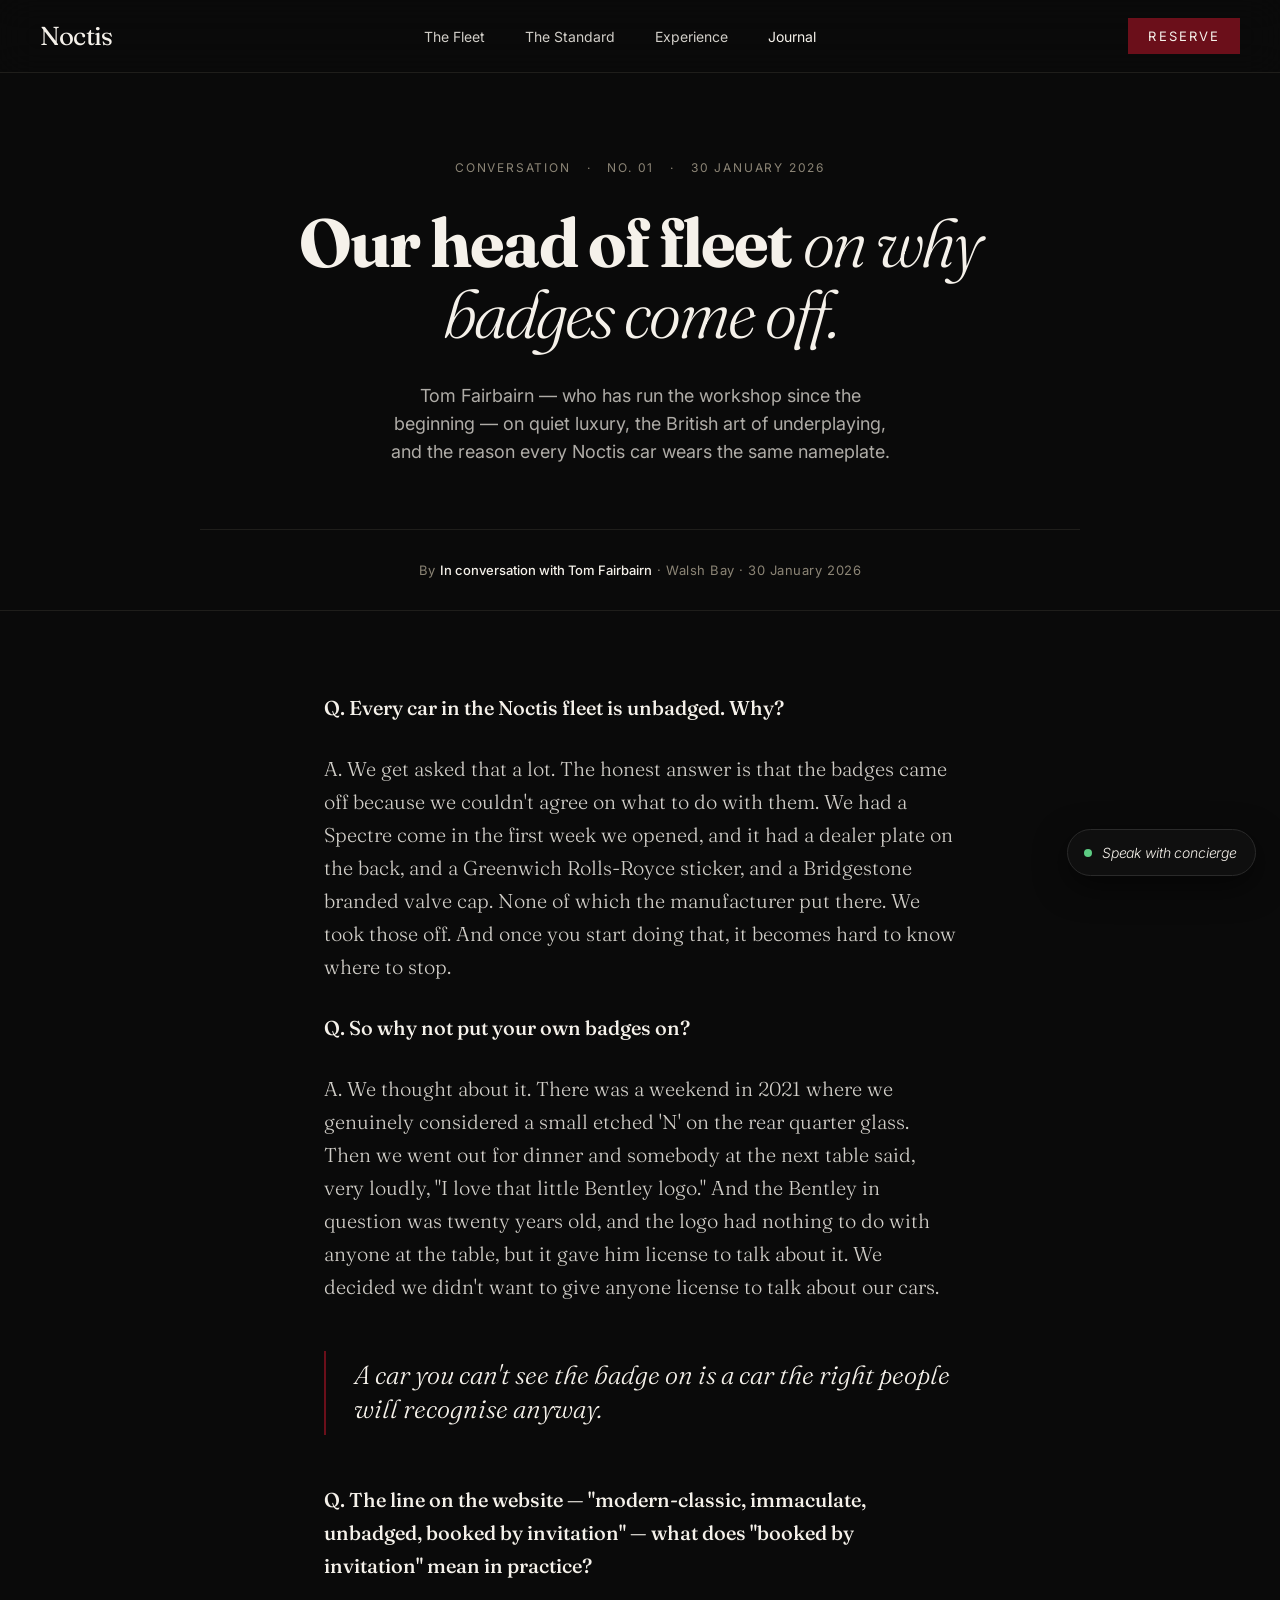
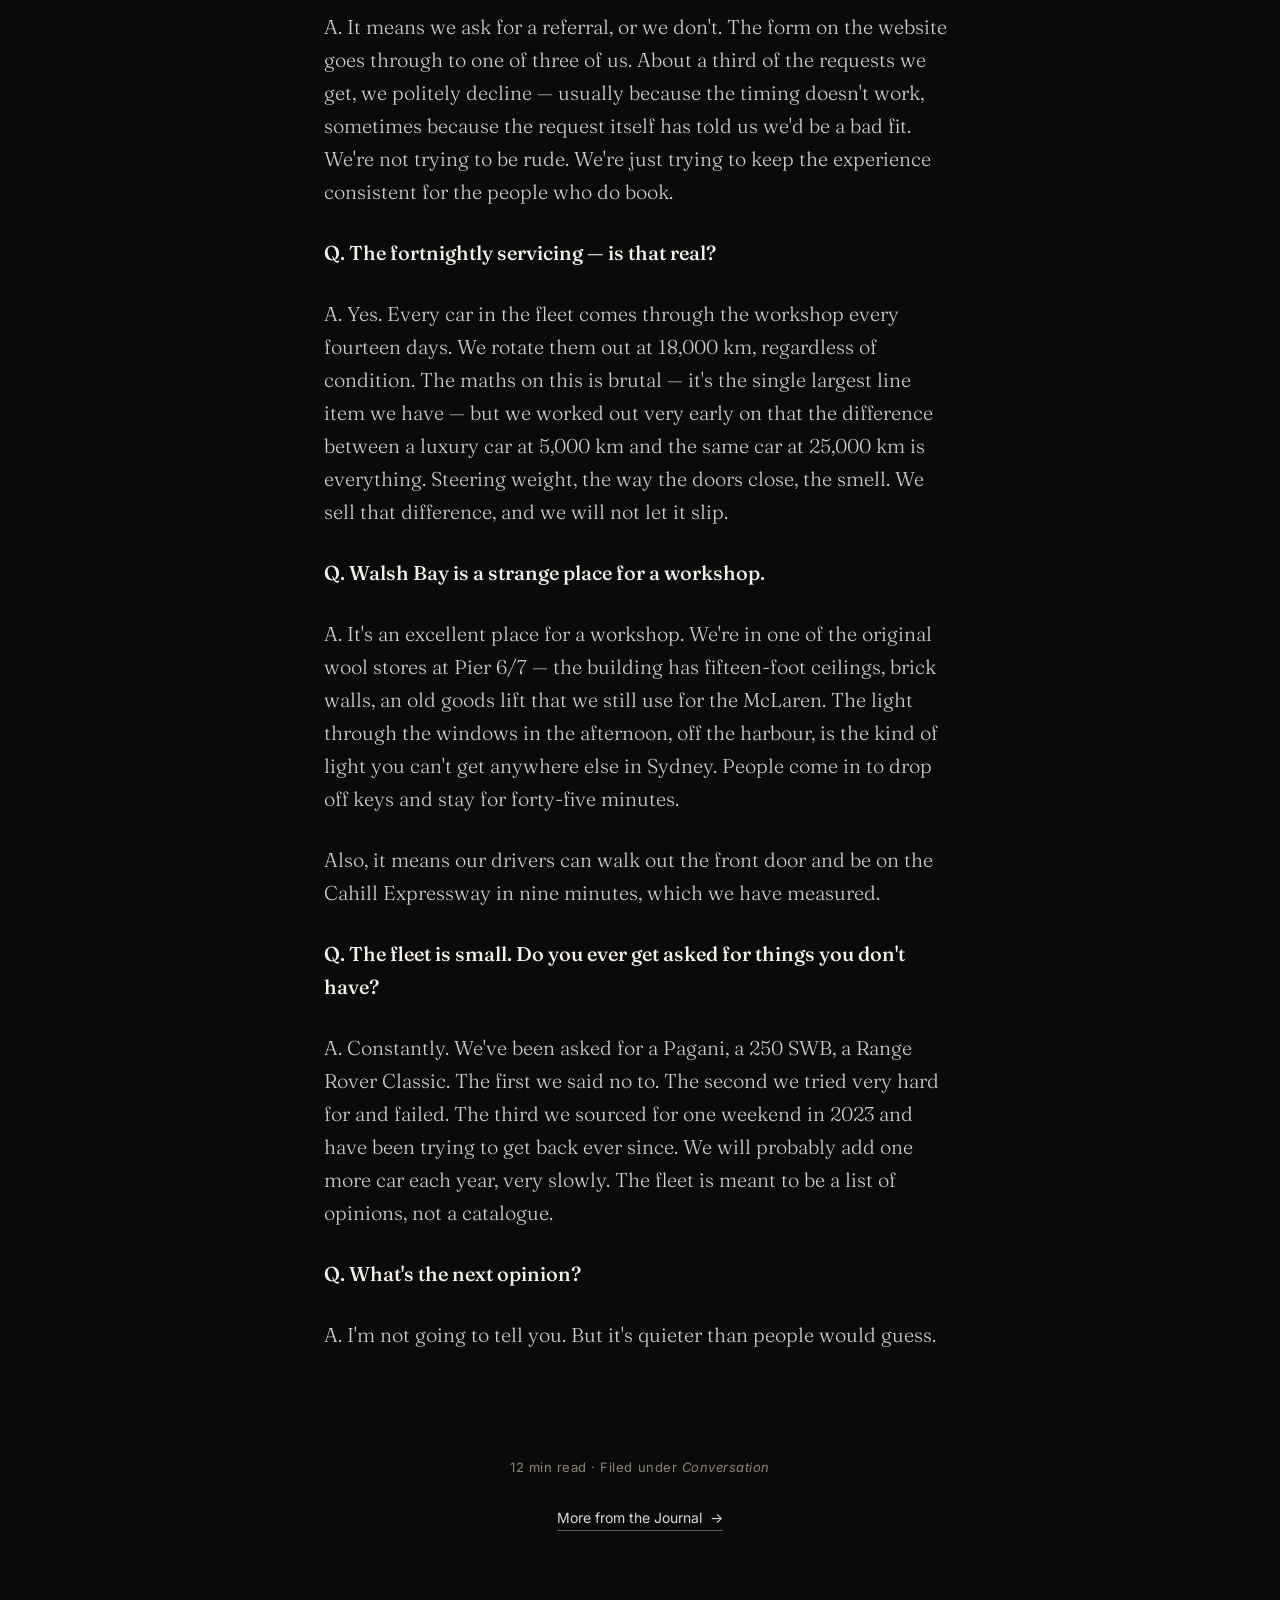
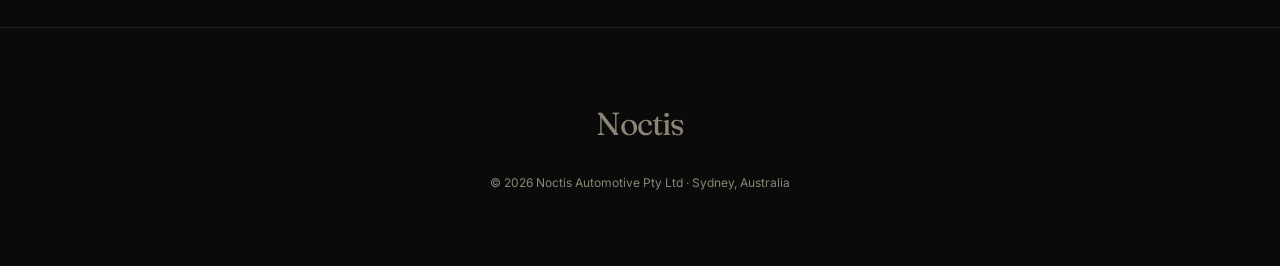
<file: journal/badges-come-off.html>
<!DOCTYPE html>
<html lang="en">
<head>
<meta charset="UTF-8" />
<meta name="viewport" content="width=device-width, initial-scale=1.0" />
<title>Our head of fleet on why badges come off · The Noctis Journal</title>
<meta name="description" content="Tom Fairbairn — who has run the workshop since the beginning — on quiet luxury, the British art of underplaying, and the reason every Noctis car wears the same nameplate." />
<meta name="theme-color" content="#0A0A0A" />
<link rel="canonical" href="https://noctis.com.au/journal/badges-come-off.html" />
<link rel="icon" type="image/svg+xml" href="data:image/svg+xml,%3Csvg xmlns='http://www.w3.org/2000/svg' viewBox='0 0 64 64'%3E%3Crect width='64' height='64' rx='10' fill='%230A0A0A'/%3E%3Ctext x='50%25' y='50%25' dominant-baseline='central' text-anchor='middle' font-family='Georgia,serif' font-size='42' font-style='italic' fill='%23F5F1EA'%3EN%3C/text%3E%3C/svg%3E" />
<meta property="og:type" content="article" />
<meta property="og:title" content="Our head of fleet on why badges come off · The Noctis Journal" />
<meta property="og:description" content="Tom Fairbairn — who has run the workshop since the beginning — on quiet luxury, the British art of underplaying, and the reason every Noctis car wears the same nameplate." />
<meta property="og:image" content="https://noctis.com.au/images/sydney-hero.jpg" />
<meta name="twitter:card" content="summary_large_image" />

<link rel="preconnect" href="https://fonts.googleapis.com" />
<link rel="preconnect" href="https://fonts.gstatic.com" crossorigin />
<link href="https://fonts.googleapis.com/css2?family=Fraunces:ital,opsz,wght@0,9..144,300;0,9..144,400;0,9..144,500;1,9..144,300;1,9..144,400&family=Inter:wght@300;400;500;600&display=swap" rel="stylesheet" />

<style>
:root{--ink:#0A0A0A;--surface:#111;--cream:#F5F1EA;--muted:#8C8576;--subtle:#5A564F;--accent:#6B0F1A;--line:#1F1E1B;}
*{box-sizing:border-box}
html,body{background:var(--ink);color:var(--cream);margin:0;padding:0}
body{font-family:'Inter',system-ui,sans-serif;-webkit-font-smoothing:antialiased}
.font-serif{font-family:'Fraunces',serif}
.eyebrow{font-size:11px;text-transform:uppercase;letter-spacing:0.22em;color:var(--muted)}
.container{max-width:1200px;margin:0 auto;padding:0 24px}
@media(min-width:768px){.container{padding:0 40px}}

.noctis-nav{position:fixed;top:0;left:0;right:0;z-index:50;backdrop-filter:blur(18px);-webkit-backdrop-filter:blur(18px);background:rgba(10,10,10,0.7);border-bottom:1px solid var(--line)}
.noctis-nav-inner{max-width:1280px;margin:0 auto;padding:0 24px;height:72px;display:flex;align-items:center;justify-content:space-between}
@media(min-width:768px){.noctis-nav-inner{padding:0 40px}}
.noctis-nav a.link{color:rgba(245,241,234,0.85);text-decoration:none;font-size:14px;transition:color .2s}
.noctis-nav a.link:hover{color:var(--cream)}
.noctis-nav .links{display:none;gap:40px}
@media(min-width:900px){.noctis-nav .links{display:flex}}

.btn-primary{display:inline-block;background:var(--accent);color:var(--cream);padding:10px 20px;font-size:13px;text-transform:uppercase;letter-spacing:0.16em;text-decoration:none;transition:background .2s}
.btn-primary:hover{background:#821426}
.btn-ghost{display:inline-block;color:rgba(245,241,234,0.9);border-bottom:1px solid rgba(245,241,234,0.35);padding-bottom:4px;text-decoration:none;font-size:14px;transition:border-color .3s}

.article-hero{padding:160px 0 64px;border-bottom:1px solid var(--line);max-width:880px;margin:0 auto;text-align:center}
.article-hero .meta{display:flex;justify-content:center;gap:16px;margin-bottom:32px;color:var(--muted);font-size:12px;letter-spacing:0.15em;text-transform:uppercase}
.article-hero h1{font-family:'Fraunces',serif;font-size:clamp(40px,6vw,68px);line-height:1.05;letter-spacing:-0.028em;margin:0 0 32px;color:var(--cream)}
.article-hero h1 em{font-style:italic;font-weight:300}
.article-hero .deck{font-size:18px;line-height:1.55;color:rgba(245,241,234,0.7);max-width:46ch;margin:0 auto}
.article-byline{padding:32px 0;text-align:center;border-bottom:1px solid var(--line);color:var(--muted);font-size:13px;letter-spacing:0.04em}
.article-byline strong{color:var(--cream);font-weight:500;letter-spacing:0}

.article-body{max-width:680px;margin:0 auto;padding:80px 24px 80px;font-family:'Fraunces',serif;font-size:20px;line-height:1.65;color:rgba(245,241,234,0.85);font-weight:300}
.article-body h2{font-family:'Fraunces',serif;font-size:28px;font-style:italic;font-weight:300;letter-spacing:-0.022em;color:var(--cream);margin:64px 0 24px;line-height:1.2}
.article-body p{margin:0 0 28px}
.article-body p.pull{font-size:26px;line-height:1.3;color:var(--cream);font-style:italic;border-left:2px solid var(--accent);padding:8px 0 8px 28px;margin:48px 0}
.article-body strong{font-weight:500;color:var(--cream)}
.article-body em{font-style:italic}

.article-foot{max-width:680px;margin:0 auto;padding:0 24px 96px;text-align:center}
.article-foot p{color:var(--muted);font-size:13px;letter-spacing:0.04em;margin:0 0 32px}

footer{border-top:1px solid var(--line);padding:64px 0;text-align:center}
footer .name{font-family:'Fraunces',serif;font-size:32px;letter-spacing:-0.03em}
footer p{margin-top:12px;color:var(--muted);font-size:12px}
</style>
</head>
<body>

<header class="noctis-nav">
  <nav class="noctis-nav-inner">
    <a href="../index.html" style="display:flex;align-items:center;gap:10px;text-decoration:none;">
      <span class="font-serif" style="font-size:26px;color:var(--cream);letter-spacing:-0.03em;">Noctis</span>
    </a>
    <div class="links">
      <a href="../index.html#fleet" class="link">The Fleet</a>
      <a href="../index.html#standard" class="link">The Standard</a>
      <a href="../index.html#experience" class="link">Experience</a>
      <a href="index.html" class="link" style="color:var(--cream);">Journal</a>
    </div>
    <a href="../index.html#reserve" class="btn-primary">Reserve</a>
  </nav>
</header>

<article>
  <header class="article-hero">
    <div class="container">
      <div class="meta">
        <span>Conversation</span><span>·</span><span>No. 01</span><span>·</span><span>30 January 2026</span>
      </div>
      <h1>Our head of fleet <em>on why badges come off.</em></h1>
      <p class="deck">Tom Fairbairn — who has run the workshop since the beginning — on quiet luxury, the British art of underplaying, and the reason every Noctis car wears the same nameplate.</p>
    </div>
  </header>

  <div class="article-byline">
    <span>By <strong>In conversation with Tom Fairbairn</strong> · Walsh Bay · 30 January 2026</span>
  </div>

  <div class="article-body">

<p><strong>Q. Every car in the Noctis fleet is unbadged. Why?</strong></p>

<p>A. We get asked that a lot. The honest answer is that the badges came off because we couldn't agree on what to do with them. We had a Spectre come in the first week we opened, and it had a dealer plate on the back, and a Greenwich Rolls-Royce sticker, and a Bridgestone branded valve cap. None of which the manufacturer put there. We took those off. And once you start doing that, it becomes hard to know where to stop.</p>

<p><strong>Q. So why not put your own badges on?</strong></p>

<p>A. We thought about it. There was a weekend in 2021 where we genuinely considered a small etched 'N' on the rear quarter glass. Then we went out for dinner and somebody at the next table said, very loudly, "I love that little Bentley logo." And the Bentley in question was twenty years old, and the logo had nothing to do with anyone at the table, but it gave him license to talk about it. We decided we didn't want to give anyone license to talk about our cars.</p>

<p class="pull">A car you can't see the badge on is a car the right people will recognise anyway.</p>

<p><strong>Q. The line on the website — "modern-classic, immaculate, unbadged, booked by invitation" — what does "booked by invitation" mean in practice?</strong></p>

<p>A. It means we ask for a referral, or we don't. The form on the website goes through to one of three of us. About a third of the requests we get, we politely decline — usually because the timing doesn't work, sometimes because the request itself has told us we'd be a bad fit. We're not trying to be rude. We're just trying to keep the experience consistent for the people who do book.</p>

<p><strong>Q. The fortnightly servicing — is that real?</strong></p>

<p>A. Yes. Every car in the fleet comes through the workshop every fourteen days. We rotate them out at 18,000 km, regardless of condition. The maths on this is brutal — it's the single largest line item we have — but we worked out very early on that the difference between a luxury car at 5,000 km and the same car at 25,000 km is everything. Steering weight, the way the doors close, the smell. We sell that difference, and we will not let it slip.</p>

<p><strong>Q. Walsh Bay is a strange place for a workshop.</strong></p>

<p>A. It's an excellent place for a workshop. We're in one of the original wool stores at Pier 6/7 — the building has fifteen-foot ceilings, brick walls, an old goods lift that we still use for the McLaren. The light through the windows in the afternoon, off the harbour, is the kind of light you can't get anywhere else in Sydney. People come in to drop off keys and stay for forty-five minutes.</p>

<p>Also, it means our drivers can walk out the front door and be on the Cahill Expressway in nine minutes, which we have measured.</p>

<p><strong>Q. The fleet is small. Do you ever get asked for things you don't have?</strong></p>

<p>A. Constantly. We've been asked for a Pagani, a 250 SWB, a Range Rover Classic. The first we said no to. The second we tried very hard for and failed. The third we sourced for one weekend in 2023 and have been trying to get back ever since. We will probably add one more car each year, very slowly. The fleet is meant to be a list of opinions, not a catalogue.</p>

<p><strong>Q. What's the next opinion?</strong></p>

<p>A. I'm not going to tell you. But it's quieter than people would guess.</p>

  </div>

  <div class="article-foot">
    <p>12 min read · Filed under <em>Conversation</em></p>
    <a href="index.html" class="btn-ghost">More from the Journal &nbsp;→</a>
  </div>
</article>

<footer>
  <div class="container">
    <p class="name">Noctis</p>
    <p>© 2026 Noctis Automotive Pty Ltd · Sydney, Australia</p>
  </div>
</footer>


<!-- noctis-chat -->
<script src="../assets/noctis-chat.js" defer></script>

<!-- noctis-brand -->
<script src="../assets/brands.js" defer></script>
<script src="../assets/noctis-brand.js" defer></script>
</body>
</html>
</file>
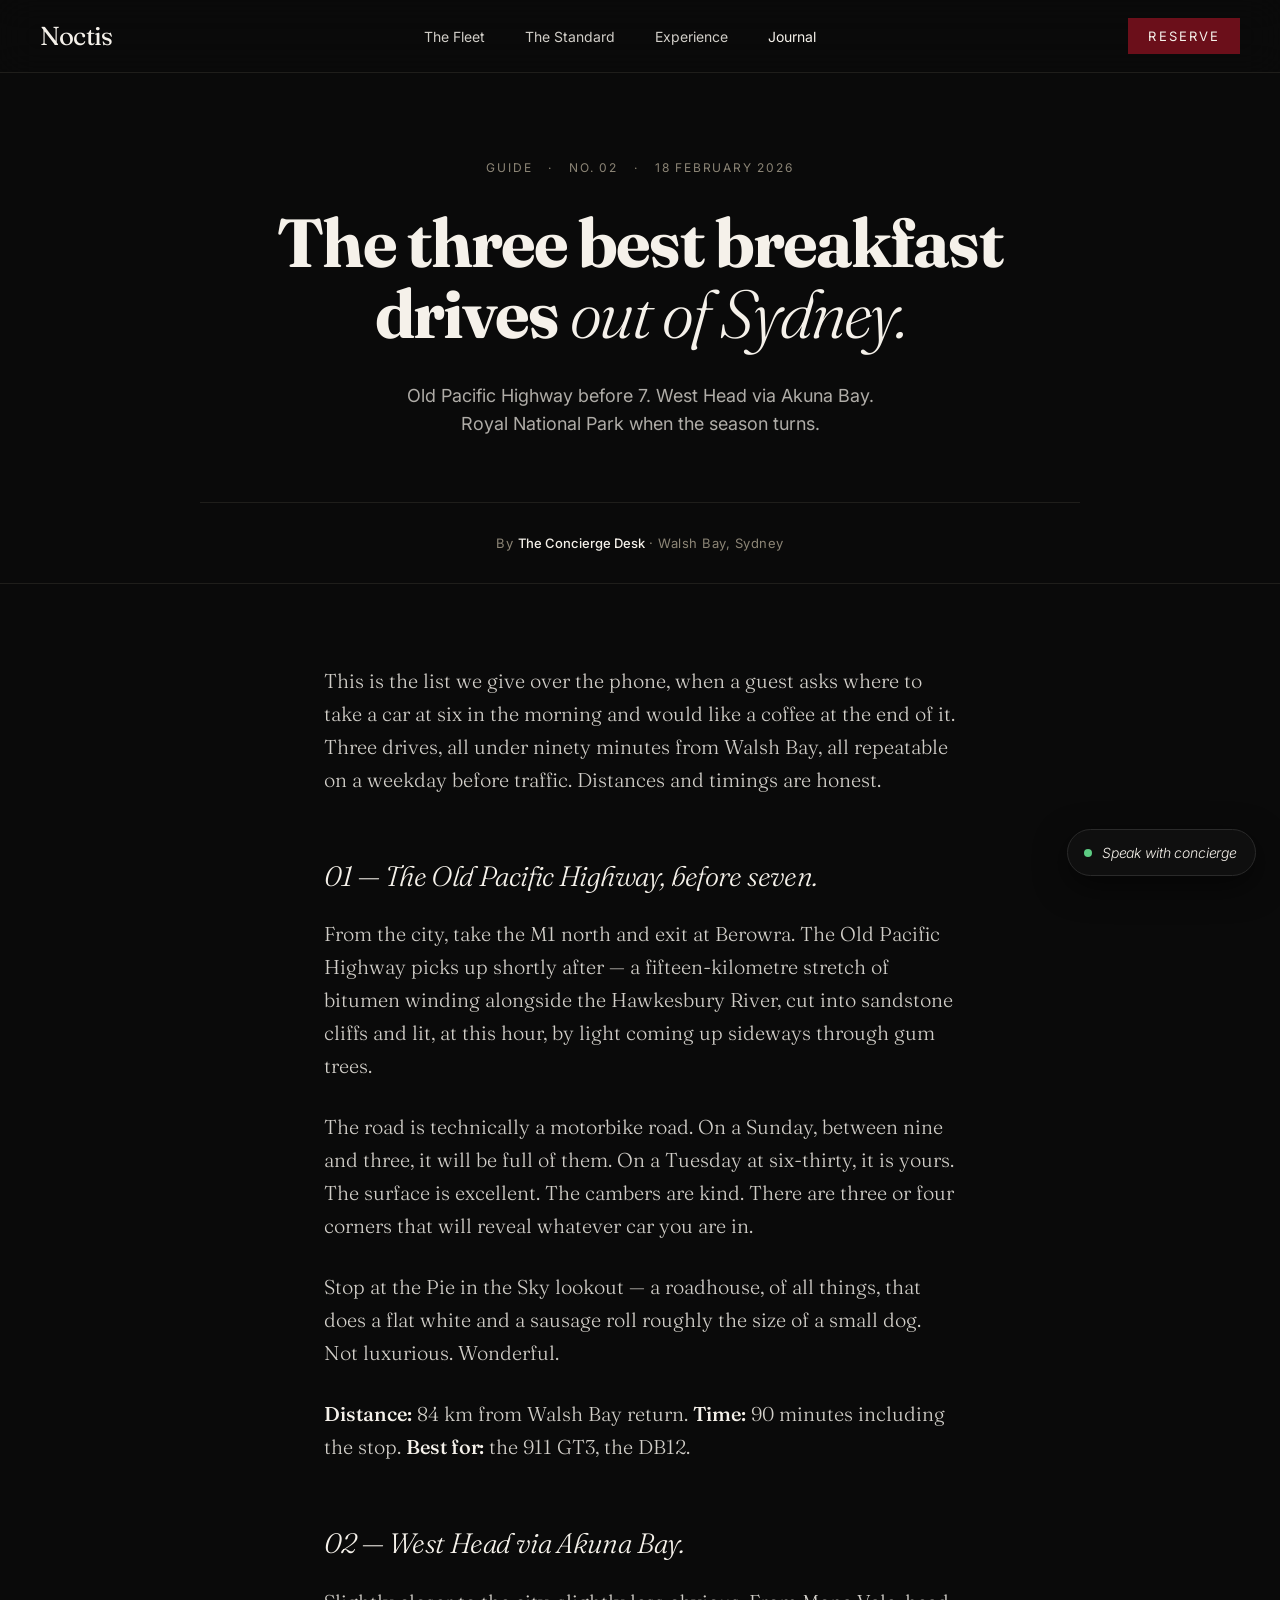
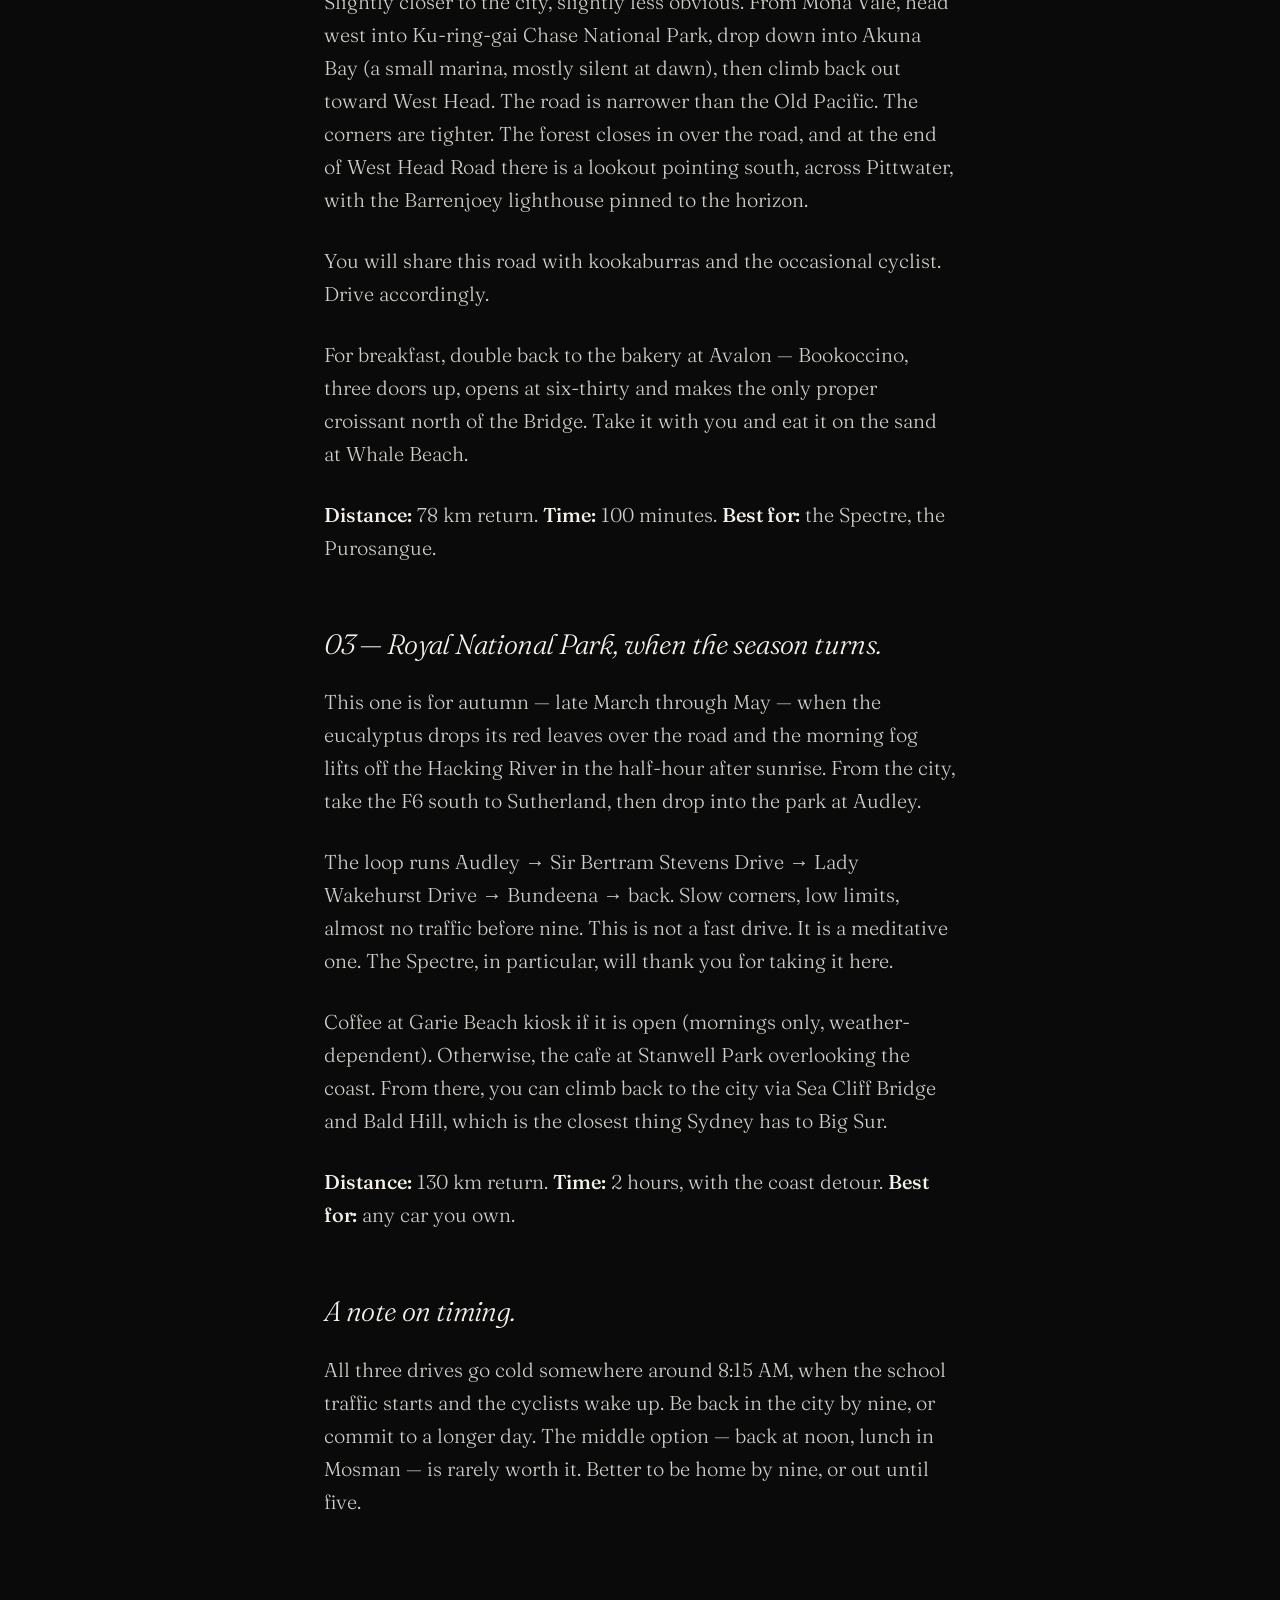
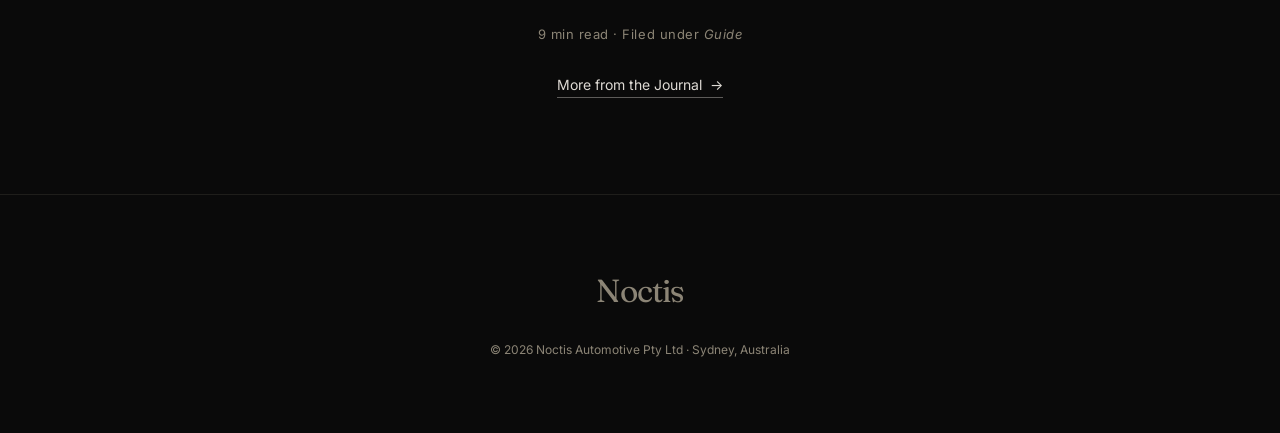
<file: journal/breakfast-drives.html>
<!DOCTYPE html>
<html lang="en">
<head>
<meta charset="UTF-8" />
<meta name="viewport" content="width=device-width, initial-scale=1.0" />
<title>The three best breakfast drives out of Sydney · The Noctis Journal</title>
<meta name="description" content="Old Pacific Highway before 7. West Head via Akuna Bay. Royal National Park when the season turns." />
<meta name="theme-color" content="#0A0A0A" />
<link rel="canonical" href="https://noctis.com.au/journal/breakfast-drives.html" />
<link rel="icon" type="image/svg+xml" href="data:image/svg+xml,%3Csvg xmlns='http://www.w3.org/2000/svg' viewBox='0 0 64 64'%3E%3Crect width='64' height='64' rx='10' fill='%230A0A0A'/%3E%3Ctext x='50%25' y='50%25' dominant-baseline='central' text-anchor='middle' font-family='Georgia,serif' font-size='42' font-style='italic' fill='%23F5F1EA'%3EN%3C/text%3E%3C/svg%3E" />
<meta property="og:type" content="article" />
<meta property="og:title" content="The three best breakfast drives out of Sydney · The Noctis Journal" />
<meta property="og:description" content="Old Pacific Highway before 7. West Head via Akuna Bay. Royal National Park when the season turns." />
<meta property="og:image" content="https://noctis.com.au/images/sydney-hero.jpg" />
<meta name="twitter:card" content="summary_large_image" />

<link rel="preconnect" href="https://fonts.googleapis.com" />
<link rel="preconnect" href="https://fonts.gstatic.com" crossorigin />
<link href="https://fonts.googleapis.com/css2?family=Fraunces:ital,opsz,wght@0,9..144,300;0,9..144,400;0,9..144,500;1,9..144,300;1,9..144,400&family=Inter:wght@300;400;500;600&display=swap" rel="stylesheet" />

<style>
:root{--ink:#0A0A0A;--surface:#111;--cream:#F5F1EA;--muted:#8C8576;--subtle:#5A564F;--accent:#6B0F1A;--line:#1F1E1B;}
*{box-sizing:border-box}
html,body{background:var(--ink);color:var(--cream);margin:0;padding:0}
body{font-family:'Inter',system-ui,sans-serif;-webkit-font-smoothing:antialiased}
.font-serif{font-family:'Fraunces',serif}
.eyebrow{font-size:11px;text-transform:uppercase;letter-spacing:0.22em;color:var(--muted)}
.container{max-width:1200px;margin:0 auto;padding:0 24px}
@media(min-width:768px){.container{padding:0 40px}}

.noctis-nav{position:fixed;top:0;left:0;right:0;z-index:50;backdrop-filter:blur(18px);-webkit-backdrop-filter:blur(18px);background:rgba(10,10,10,0.7);border-bottom:1px solid var(--line)}
.noctis-nav-inner{max-width:1280px;margin:0 auto;padding:0 24px;height:72px;display:flex;align-items:center;justify-content:space-between}
@media(min-width:768px){.noctis-nav-inner{padding:0 40px}}
.noctis-nav a.link{color:rgba(245,241,234,0.85);text-decoration:none;font-size:14px;transition:color .2s}
.noctis-nav a.link:hover{color:var(--cream)}
.noctis-nav .links{display:none;gap:40px}
@media(min-width:900px){.noctis-nav .links{display:flex}}

.btn-primary{display:inline-block;background:var(--accent);color:var(--cream);padding:10px 20px;font-size:13px;text-transform:uppercase;letter-spacing:0.16em;text-decoration:none;transition:background .2s}
.btn-primary:hover{background:#821426}
.btn-ghost{display:inline-block;color:rgba(245,241,234,0.9);border-bottom:1px solid rgba(245,241,234,0.35);padding-bottom:4px;text-decoration:none;font-size:14px;transition:border-color .3s}

.article-hero{padding:160px 0 64px;border-bottom:1px solid var(--line);max-width:880px;margin:0 auto;text-align:center}
.article-hero .meta{display:flex;justify-content:center;gap:16px;margin-bottom:32px;color:var(--muted);font-size:12px;letter-spacing:0.15em;text-transform:uppercase}
.article-hero h1{font-family:'Fraunces',serif;font-size:clamp(40px,6vw,68px);line-height:1.05;letter-spacing:-0.028em;margin:0 0 32px;color:var(--cream)}
.article-hero h1 em{font-style:italic;font-weight:300}
.article-hero .deck{font-size:18px;line-height:1.55;color:rgba(245,241,234,0.7);max-width:46ch;margin:0 auto}
.article-byline{padding:32px 0;text-align:center;border-bottom:1px solid var(--line);color:var(--muted);font-size:13px;letter-spacing:0.04em}
.article-byline strong{color:var(--cream);font-weight:500;letter-spacing:0}

.article-body{max-width:680px;margin:0 auto;padding:80px 24px 80px;font-family:'Fraunces',serif;font-size:20px;line-height:1.65;color:rgba(245,241,234,0.85);font-weight:300}
.article-body h2{font-family:'Fraunces',serif;font-size:28px;font-style:italic;font-weight:300;letter-spacing:-0.022em;color:var(--cream);margin:64px 0 24px;line-height:1.2}
.article-body p{margin:0 0 28px}
.article-body p.pull{font-size:26px;line-height:1.3;color:var(--cream);font-style:italic;border-left:2px solid var(--accent);padding:8px 0 8px 28px;margin:48px 0}
.article-body strong{font-weight:500;color:var(--cream)}
.article-body em{font-style:italic}

.article-foot{max-width:680px;margin:0 auto;padding:0 24px 96px;text-align:center}
.article-foot p{color:var(--muted);font-size:13px;letter-spacing:0.04em;margin:0 0 32px}

footer{border-top:1px solid var(--line);padding:64px 0;text-align:center}
footer .name{font-family:'Fraunces',serif;font-size:32px;letter-spacing:-0.03em}
footer p{margin-top:12px;color:var(--muted);font-size:12px}
</style>
</head>
<body>

<header class="noctis-nav">
  <nav class="noctis-nav-inner">
    <a href="../index.html" style="display:flex;align-items:center;gap:10px;text-decoration:none;">
      <span class="font-serif" style="font-size:26px;color:var(--cream);letter-spacing:-0.03em;">Noctis</span>
    </a>
    <div class="links">
      <a href="../index.html#fleet" class="link">The Fleet</a>
      <a href="../index.html#standard" class="link">The Standard</a>
      <a href="../index.html#experience" class="link">Experience</a>
      <a href="index.html" class="link" style="color:var(--cream);">Journal</a>
    </div>
    <a href="../index.html#reserve" class="btn-primary">Reserve</a>
  </nav>
</header>

<article>
  <header class="article-hero">
    <div class="container">
      <div class="meta">
        <span>Guide</span><span>·</span><span>No. 02</span><span>·</span><span>18 February 2026</span>
      </div>
      <h1>The three best breakfast drives <em>out of Sydney.</em></h1>
      <p class="deck">Old Pacific Highway before 7. West Head via Akuna Bay. Royal National Park when the season turns.</p>
    </div>
  </header>

  <div class="article-byline">
    <span>By <strong>The Concierge Desk</strong> · Walsh Bay, Sydney</span>
  </div>

  <div class="article-body">

<p>This is the list we give over the phone, when a guest asks where to take a car at six in the morning and would like a coffee at the end of it. Three drives, all under ninety minutes from Walsh Bay, all repeatable on a weekday before traffic. Distances and timings are honest.</p>

<h2>01 — The Old Pacific Highway, before seven.</h2>

<p>From the city, take the M1 north and exit at Berowra. The Old Pacific Highway picks up shortly after — a fifteen-kilometre stretch of bitumen winding alongside the Hawkesbury River, cut into sandstone cliffs and lit, at this hour, by light coming up sideways through gum trees.</p>

<p>The road is technically a motorbike road. On a Sunday, between nine and three, it will be full of them. On a Tuesday at six-thirty, it is yours. The surface is excellent. The cambers are kind. There are three or four corners that will reveal whatever car you are in.</p>

<p>Stop at the Pie in the Sky lookout — a roadhouse, of all things, that does a flat white and a sausage roll roughly the size of a small dog. Not luxurious. Wonderful.</p>

<p><strong>Distance:</strong> 84 km from Walsh Bay return. <strong>Time:</strong> 90 minutes including the stop. <strong>Best for:</strong> the 911 GT3, the DB12.</p>

<h2>02 — West Head via Akuna Bay.</h2>

<p>Slightly closer to the city, slightly less obvious. From Mona Vale, head west into Ku-ring-gai Chase National Park, drop down into Akuna Bay (a small marina, mostly silent at dawn), then climb back out toward West Head. The road is narrower than the Old Pacific. The corners are tighter. The forest closes in over the road, and at the end of West Head Road there is a lookout pointing south, across Pittwater, with the Barrenjoey lighthouse pinned to the horizon.</p>

<p>You will share this road with kookaburras and the occasional cyclist. Drive accordingly.</p>

<p>For breakfast, double back to the bakery at Avalon — Bookoccino, three doors up, opens at six-thirty and makes the only proper croissant north of the Bridge. Take it with you and eat it on the sand at Whale Beach.</p>

<p><strong>Distance:</strong> 78 km return. <strong>Time:</strong> 100 minutes. <strong>Best for:</strong> the Spectre, the Purosangue.</p>

<h2>03 — Royal National Park, when the season turns.</h2>

<p>This one is for autumn — late March through May — when the eucalyptus drops its red leaves over the road and the morning fog lifts off the Hacking River in the half-hour after sunrise. From the city, take the F6 south to Sutherland, then drop into the park at Audley.</p>

<p>The loop runs Audley → Sir Bertram Stevens Drive → Lady Wakehurst Drive → Bundeena → back. Slow corners, low limits, almost no traffic before nine. This is not a fast drive. It is a meditative one. The Spectre, in particular, will thank you for taking it here.</p>

<p>Coffee at Garie Beach kiosk if it is open (mornings only, weather-dependent). Otherwise, the cafe at Stanwell Park overlooking the coast. From there, you can climb back to the city via Sea Cliff Bridge and Bald Hill, which is the closest thing Sydney has to Big Sur.</p>

<p><strong>Distance:</strong> 130 km return. <strong>Time:</strong> 2 hours, with the coast detour. <strong>Best for:</strong> any car you own.</p>

<h2>A note on timing.</h2>

<p>All three drives go cold somewhere around 8:15 AM, when the school traffic starts and the cyclists wake up. Be back in the city by nine, or commit to a longer day. The middle option — back at noon, lunch in Mosman — is rarely worth it. Better to be home by nine, or out until five.</p>

  </div>

  <div class="article-foot">
    <p>9 min read · Filed under <em>Guide</em></p>
    <a href="index.html" class="btn-ghost">More from the Journal &nbsp;→</a>
  </div>
</article>

<footer>
  <div class="container">
    <p class="name">Noctis</p>
    <p>© 2026 Noctis Automotive Pty Ltd · Sydney, Australia</p>
  </div>
</footer>


<!-- noctis-chat -->
<script src="../assets/noctis-chat.js" defer></script>

<!-- noctis-brand -->
<script src="../assets/brands.js" defer></script>
<script src="../assets/noctis-brand.js" defer></script>
</body>
</html>
</file>
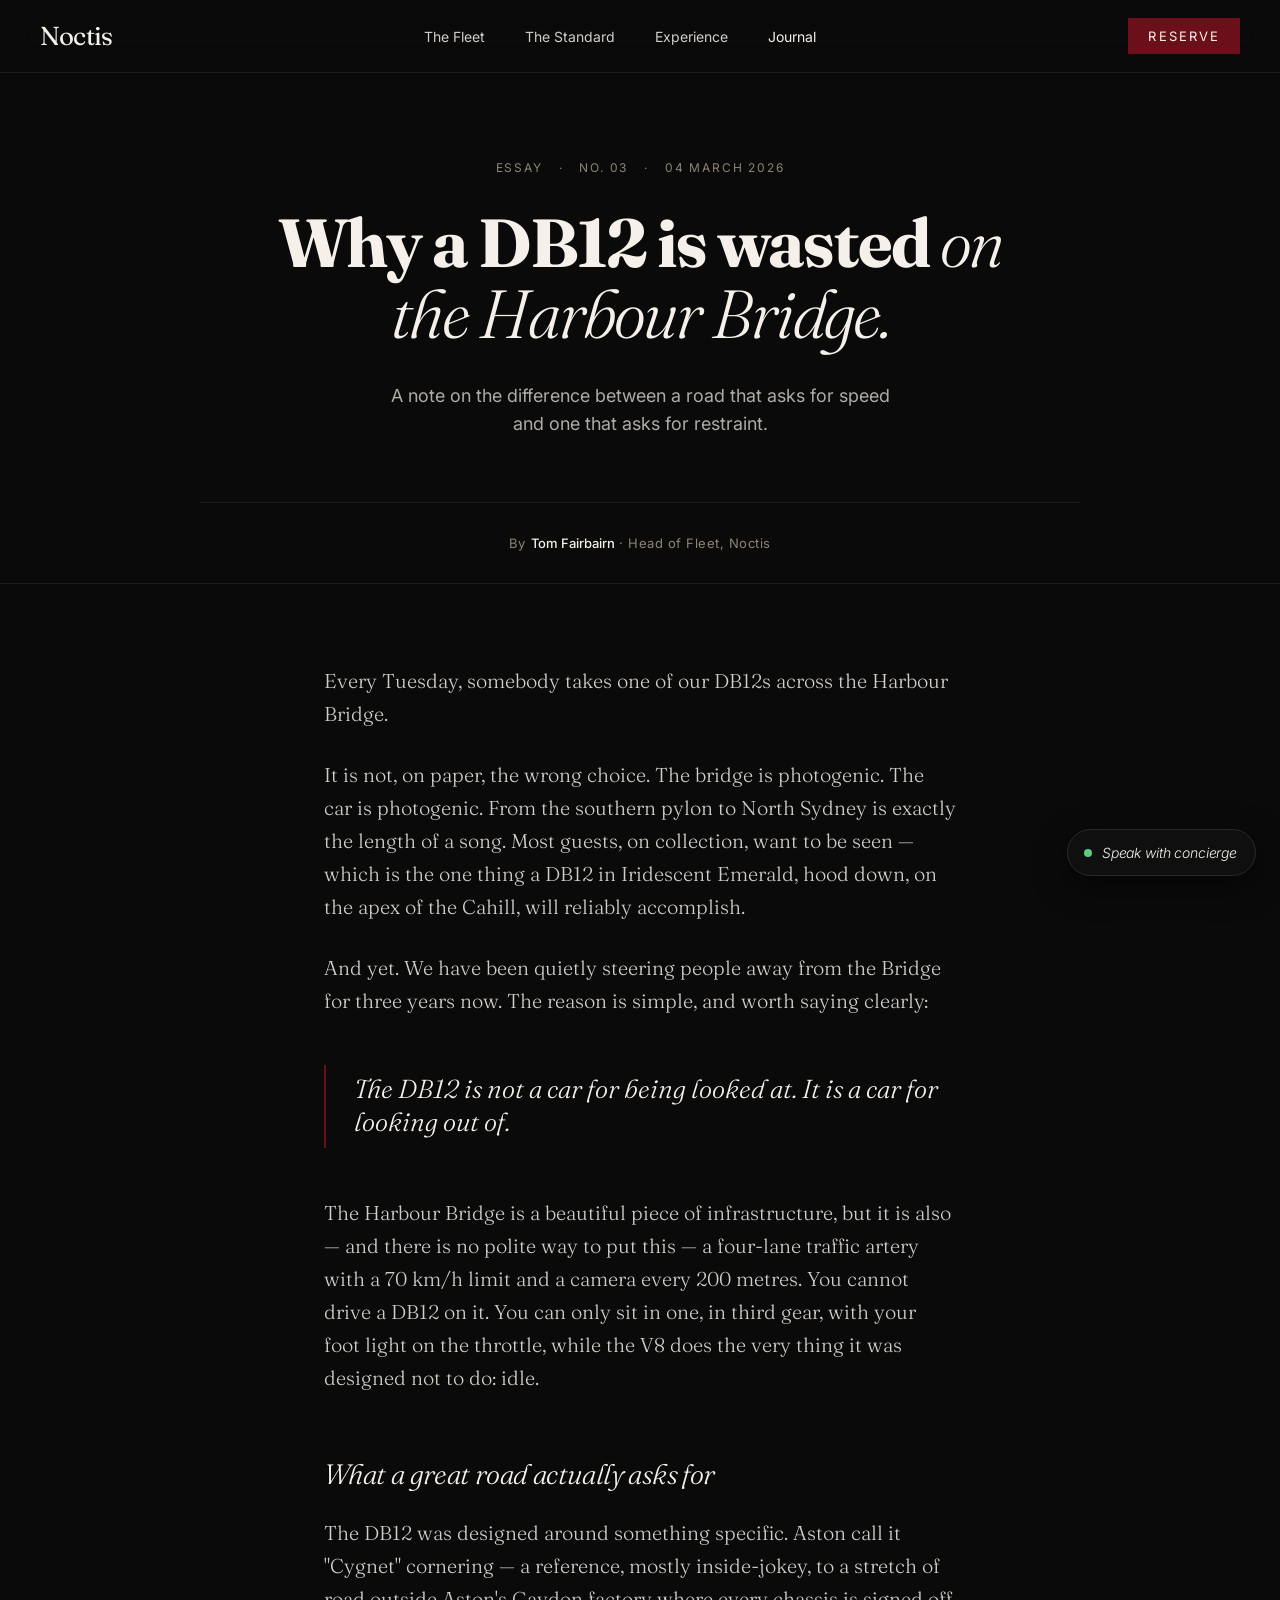
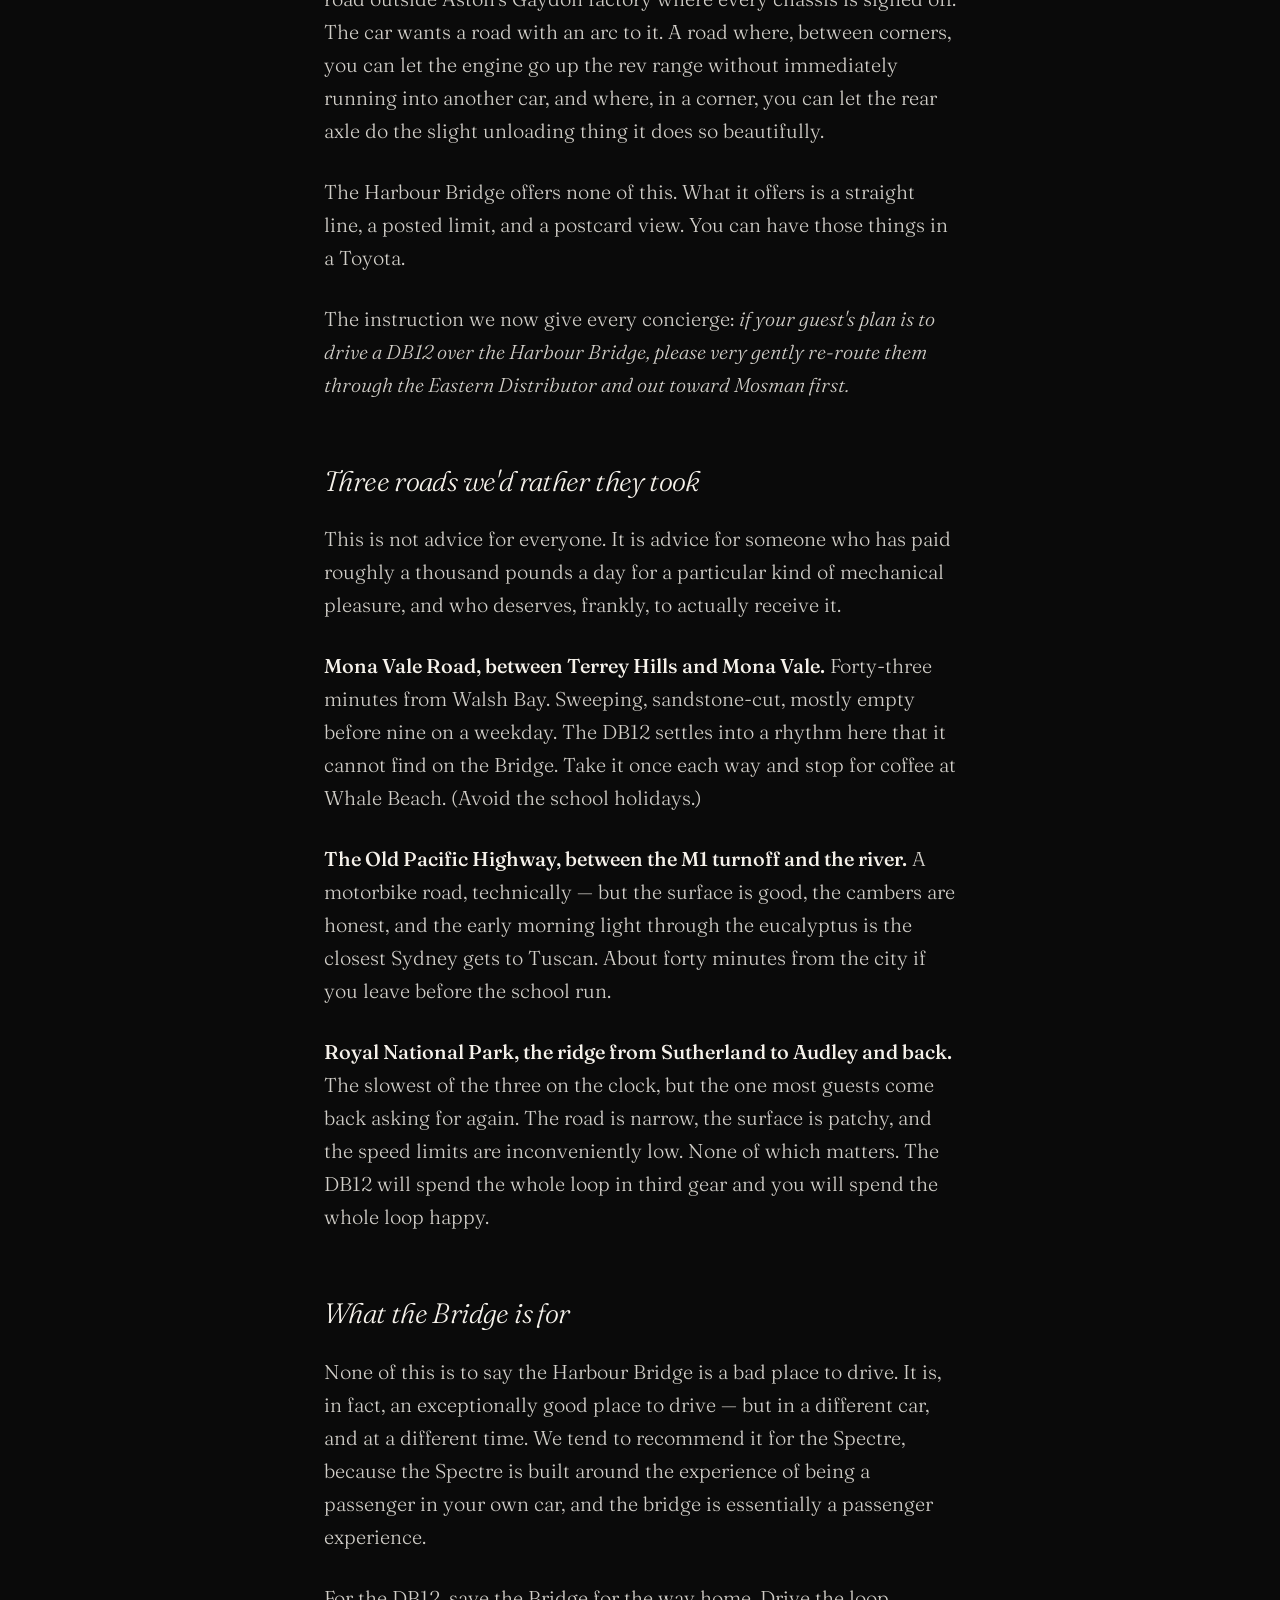
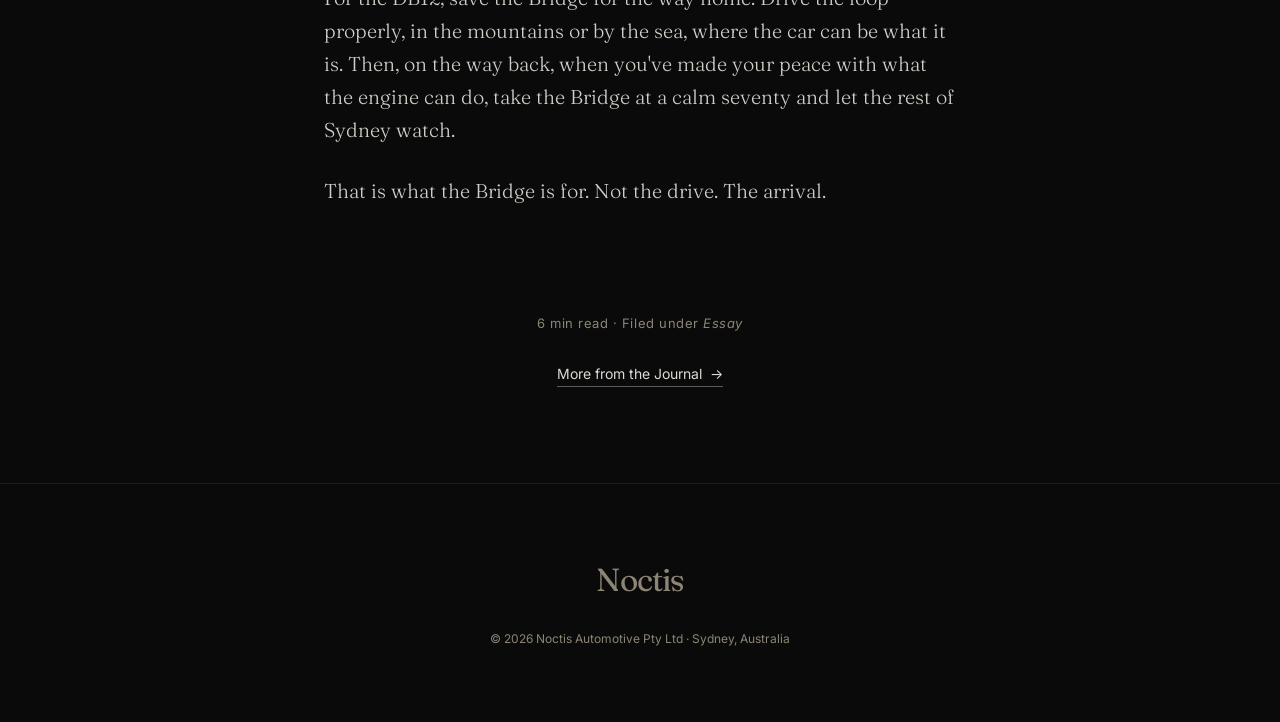
<file: journal/db12-harbour-bridge.html>
<!DOCTYPE html>
<html lang="en">
<head>
<meta charset="UTF-8" />
<meta name="viewport" content="width=device-width, initial-scale=1.0" />
<title>Why a DB12 is wasted on the Harbour Bridge · The Noctis Journal</title>
<meta name="description" content="A note on the difference between a road that asks for speed and one that asks for restraint." />
<meta name="theme-color" content="#0A0A0A" />
<link rel="canonical" href="https://noctis.com.au/journal/db12-harbour-bridge.html" />
<link rel="icon" type="image/svg+xml" href="data:image/svg+xml,%3Csvg xmlns='http://www.w3.org/2000/svg' viewBox='0 0 64 64'%3E%3Crect width='64' height='64' rx='10' fill='%230A0A0A'/%3E%3Ctext x='50%25' y='50%25' dominant-baseline='central' text-anchor='middle' font-family='Georgia,serif' font-size='42' font-style='italic' fill='%23F5F1EA'%3EN%3C/text%3E%3C/svg%3E" />
<meta property="og:type" content="article" />
<meta property="og:title" content="Why a DB12 is wasted on the Harbour Bridge · The Noctis Journal" />
<meta property="og:description" content="A note on the difference between a road that asks for speed and one that asks for restraint." />
<meta property="og:image" content="https://noctis.com.au/images/sydney-hero.jpg" />
<meta name="twitter:card" content="summary_large_image" />

<link rel="preconnect" href="https://fonts.googleapis.com" />
<link rel="preconnect" href="https://fonts.gstatic.com" crossorigin />
<link href="https://fonts.googleapis.com/css2?family=Fraunces:ital,opsz,wght@0,9..144,300;0,9..144,400;0,9..144,500;1,9..144,300;1,9..144,400&family=Inter:wght@300;400;500;600&display=swap" rel="stylesheet" />

<style>
:root{--ink:#0A0A0A;--surface:#111;--cream:#F5F1EA;--muted:#8C8576;--subtle:#5A564F;--accent:#6B0F1A;--line:#1F1E1B;}
*{box-sizing:border-box}
html,body{background:var(--ink);color:var(--cream);margin:0;padding:0}
body{font-family:'Inter',system-ui,sans-serif;-webkit-font-smoothing:antialiased}
.font-serif{font-family:'Fraunces',serif}
.eyebrow{font-size:11px;text-transform:uppercase;letter-spacing:0.22em;color:var(--muted)}
.container{max-width:1200px;margin:0 auto;padding:0 24px}
@media(min-width:768px){.container{padding:0 40px}}

.noctis-nav{position:fixed;top:0;left:0;right:0;z-index:50;backdrop-filter:blur(18px);-webkit-backdrop-filter:blur(18px);background:rgba(10,10,10,0.7);border-bottom:1px solid var(--line)}
.noctis-nav-inner{max-width:1280px;margin:0 auto;padding:0 24px;height:72px;display:flex;align-items:center;justify-content:space-between}
@media(min-width:768px){.noctis-nav-inner{padding:0 40px}}
.noctis-nav a.link{color:rgba(245,241,234,0.85);text-decoration:none;font-size:14px;transition:color .2s}
.noctis-nav a.link:hover{color:var(--cream)}
.noctis-nav .links{display:none;gap:40px}
@media(min-width:900px){.noctis-nav .links{display:flex}}

.btn-primary{display:inline-block;background:var(--accent);color:var(--cream);padding:10px 20px;font-size:13px;text-transform:uppercase;letter-spacing:0.16em;text-decoration:none;transition:background .2s}
.btn-primary:hover{background:#821426}
.btn-ghost{display:inline-block;color:rgba(245,241,234,0.9);border-bottom:1px solid rgba(245,241,234,0.35);padding-bottom:4px;text-decoration:none;font-size:14px;transition:border-color .3s}

.article-hero{padding:160px 0 64px;border-bottom:1px solid var(--line);max-width:880px;margin:0 auto;text-align:center}
.article-hero .meta{display:flex;justify-content:center;gap:16px;margin-bottom:32px;color:var(--muted);font-size:12px;letter-spacing:0.15em;text-transform:uppercase}
.article-hero h1{font-family:'Fraunces',serif;font-size:clamp(40px,6vw,68px);line-height:1.05;letter-spacing:-0.028em;margin:0 0 32px;color:var(--cream)}
.article-hero h1 em{font-style:italic;font-weight:300}
.article-hero .deck{font-size:18px;line-height:1.55;color:rgba(245,241,234,0.7);max-width:46ch;margin:0 auto}
.article-byline{padding:32px 0;text-align:center;border-bottom:1px solid var(--line);color:var(--muted);font-size:13px;letter-spacing:0.04em}
.article-byline strong{color:var(--cream);font-weight:500;letter-spacing:0}

.article-body{max-width:680px;margin:0 auto;padding:80px 24px 80px;font-family:'Fraunces',serif;font-size:20px;line-height:1.65;color:rgba(245,241,234,0.85);font-weight:300}
.article-body h2{font-family:'Fraunces',serif;font-size:28px;font-style:italic;font-weight:300;letter-spacing:-0.022em;color:var(--cream);margin:64px 0 24px;line-height:1.2}
.article-body p{margin:0 0 28px}
.article-body p.pull{font-size:26px;line-height:1.3;color:var(--cream);font-style:italic;border-left:2px solid var(--accent);padding:8px 0 8px 28px;margin:48px 0}
.article-body strong{font-weight:500;color:var(--cream)}
.article-body em{font-style:italic}

.article-foot{max-width:680px;margin:0 auto;padding:0 24px 96px;text-align:center}
.article-foot p{color:var(--muted);font-size:13px;letter-spacing:0.04em;margin:0 0 32px}

footer{border-top:1px solid var(--line);padding:64px 0;text-align:center}
footer .name{font-family:'Fraunces',serif;font-size:32px;letter-spacing:-0.03em}
footer p{margin-top:12px;color:var(--muted);font-size:12px}
</style>
</head>
<body>

<header class="noctis-nav">
  <nav class="noctis-nav-inner">
    <a href="../index.html" style="display:flex;align-items:center;gap:10px;text-decoration:none;">
      <span class="font-serif" style="font-size:26px;color:var(--cream);letter-spacing:-0.03em;">Noctis</span>
    </a>
    <div class="links">
      <a href="../index.html#fleet" class="link">The Fleet</a>
      <a href="../index.html#standard" class="link">The Standard</a>
      <a href="../index.html#experience" class="link">Experience</a>
      <a href="index.html" class="link" style="color:var(--cream);">Journal</a>
    </div>
    <a href="../index.html#reserve" class="btn-primary">Reserve</a>
  </nav>
</header>

<article>
  <header class="article-hero">
    <div class="container">
      <div class="meta">
        <span>Essay</span><span>·</span><span>No. 03</span><span>·</span><span>04 March 2026</span>
      </div>
      <h1>Why a DB12 is wasted <em>on the Harbour Bridge.</em></h1>
      <p class="deck">A note on the difference between a road that asks for speed and one that asks for restraint.</p>
    </div>
  </header>

  <div class="article-byline">
    <span>By <strong>Tom Fairbairn</strong> · Head of Fleet, Noctis</span>
  </div>

  <div class="article-body">

<p>Every Tuesday, somebody takes one of our DB12s across the Harbour Bridge.</p>

<p>It is not, on paper, the wrong choice. The bridge is photogenic. The car is photogenic. From the southern pylon to North Sydney is exactly the length of a song. Most guests, on collection, want to be seen — which is the one thing a DB12 in Iridescent Emerald, hood down, on the apex of the Cahill, will reliably accomplish.</p>

<p>And yet. We have been quietly steering people away from the Bridge for three years now. The reason is simple, and worth saying clearly:</p>

<p class="pull">The DB12 is not a car for being looked at. It is a car for looking out of.</p>

<p>The Harbour Bridge is a beautiful piece of infrastructure, but it is also — and there is no polite way to put this — a four-lane traffic artery with a 70 km/h limit and a camera every 200 metres. You cannot drive a DB12 on it. You can only sit in one, in third gear, with your foot light on the throttle, while the V8 does the very thing it was designed not to do: idle.</p>

<h2>What a great road actually asks for</h2>

<p>The DB12 was designed around something specific. Aston call it "Cygnet" cornering — a reference, mostly inside-jokey, to a stretch of road outside Aston's Gaydon factory where every chassis is signed off. The car wants a road with an arc to it. A road where, between corners, you can let the engine go up the rev range without immediately running into another car, and where, in a corner, you can let the rear axle do the slight unloading thing it does so beautifully.</p>

<p>The Harbour Bridge offers none of this. What it offers is a straight line, a posted limit, and a postcard view. You can have those things in a Toyota.</p>

<p>The instruction we now give every concierge: <em>if your guest's plan is to drive a DB12 over the Harbour Bridge, please very gently re-route them through the Eastern Distributor and out toward Mosman first.</em></p>

<h2>Three roads we'd rather they took</h2>

<p>This is not advice for everyone. It is advice for someone who has paid roughly a thousand pounds a day for a particular kind of mechanical pleasure, and who deserves, frankly, to actually receive it.</p>

<p><strong>Mona Vale Road, between Terrey Hills and Mona Vale.</strong> Forty-three minutes from Walsh Bay. Sweeping, sandstone-cut, mostly empty before nine on a weekday. The DB12 settles into a rhythm here that it cannot find on the Bridge. Take it once each way and stop for coffee at Whale Beach. (Avoid the school holidays.)</p>

<p><strong>The Old Pacific Highway, between the M1 turnoff and the river.</strong> A motorbike road, technically — but the surface is good, the cambers are honest, and the early morning light through the eucalyptus is the closest Sydney gets to Tuscan. About forty minutes from the city if you leave before the school run.</p>

<p><strong>Royal National Park, the ridge from Sutherland to Audley and back.</strong> The slowest of the three on the clock, but the one most guests come back asking for again. The road is narrow, the surface is patchy, and the speed limits are inconveniently low. None of which matters. The DB12 will spend the whole loop in third gear and you will spend the whole loop happy.</p>

<h2>What the Bridge is for</h2>

<p>None of this is to say the Harbour Bridge is a bad place to drive. It is, in fact, an exceptionally good place to drive — but in a different car, and at a different time. We tend to recommend it for the Spectre, because the Spectre is built around the experience of being a passenger in your own car, and the bridge is essentially a passenger experience.</p>

<p>For the DB12, save the Bridge for the way home. Drive the loop properly, in the mountains or by the sea, where the car can be what it is. Then, on the way back, when you've made your peace with what the engine can do, take the Bridge at a calm seventy and let the rest of Sydney watch.</p>

<p>That is what the Bridge is for. Not the drive. The arrival.</p>

  </div>

  <div class="article-foot">
    <p>6 min read · Filed under <em>Essay</em></p>
    <a href="index.html" class="btn-ghost">More from the Journal &nbsp;→</a>
  </div>
</article>

<footer>
  <div class="container">
    <p class="name">Noctis</p>
    <p>© 2026 Noctis Automotive Pty Ltd · Sydney, Australia</p>
  </div>
</footer>


<!-- noctis-chat -->
<script src="../assets/noctis-chat.js" defer></script>

<!-- noctis-brand -->
<script src="../assets/brands.js" defer></script>
<script src="../assets/noctis-brand.js" defer></script>
</body>
</html>
</file>
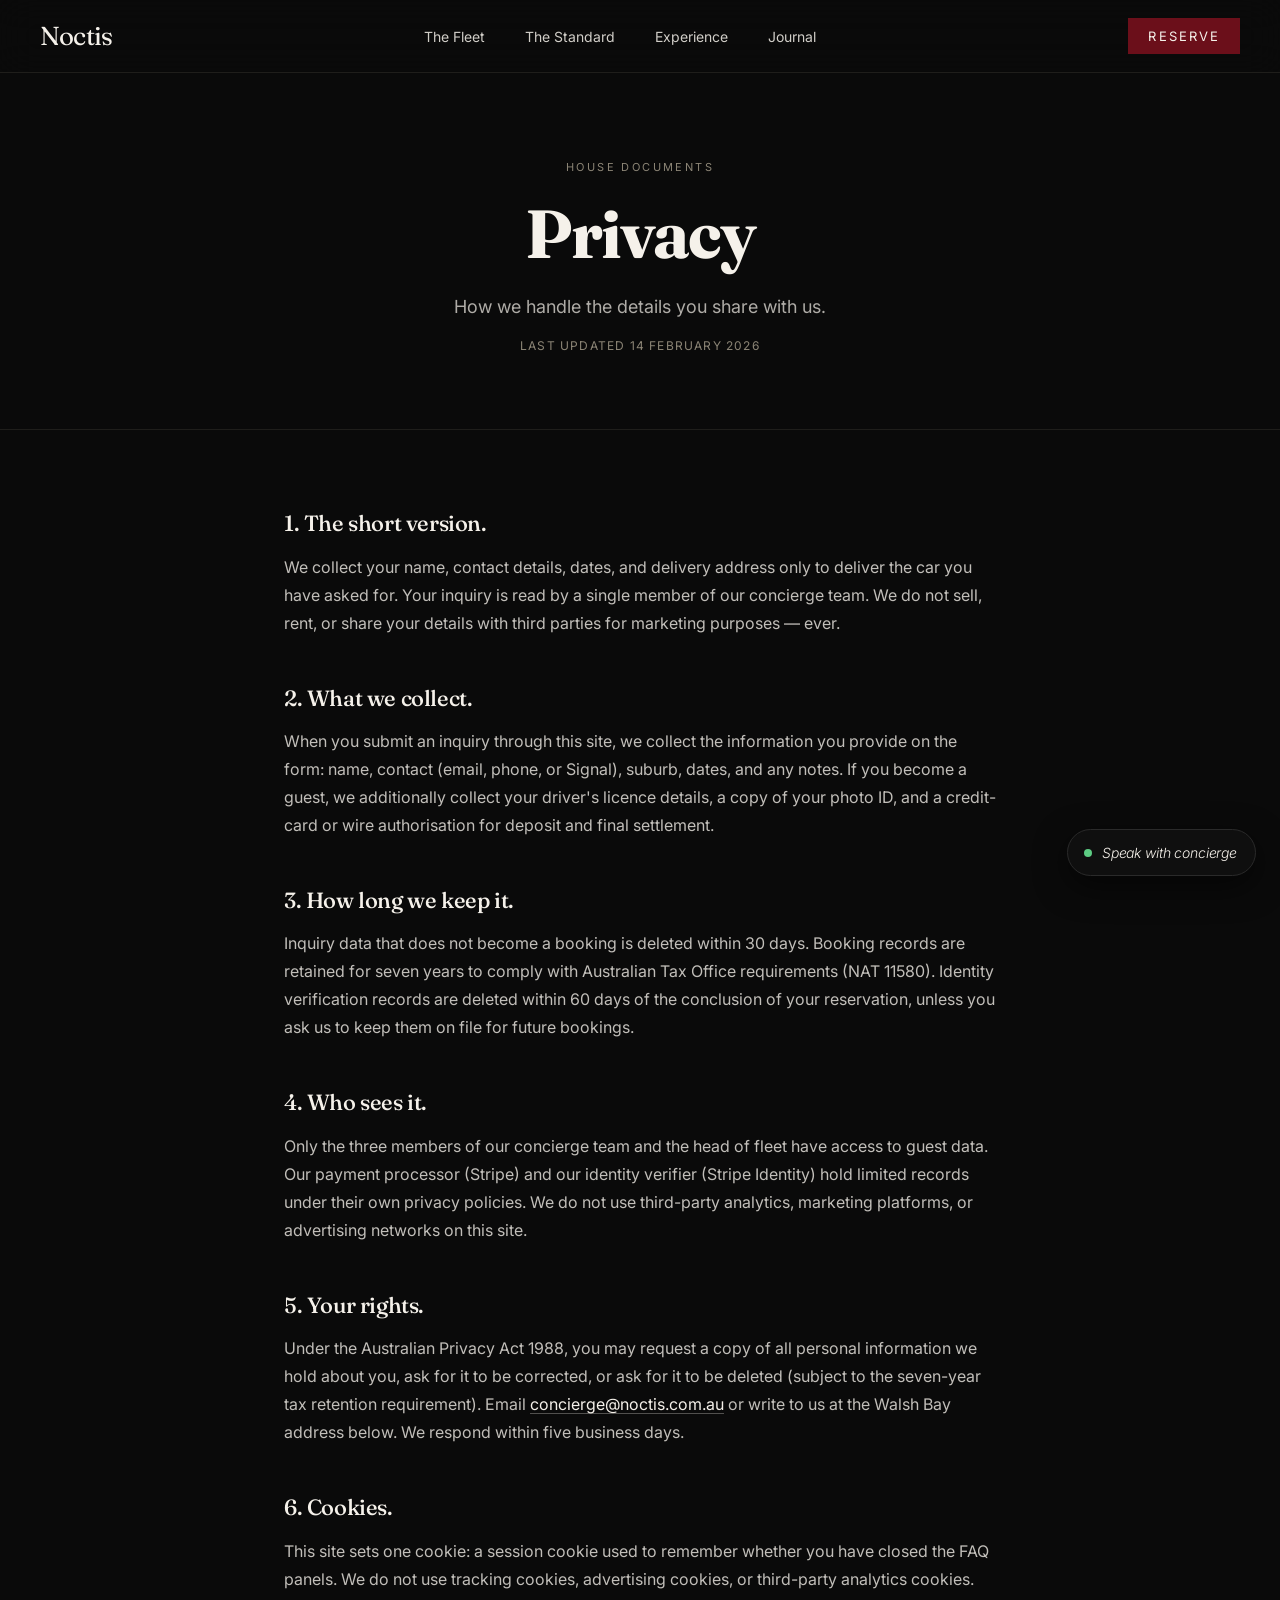
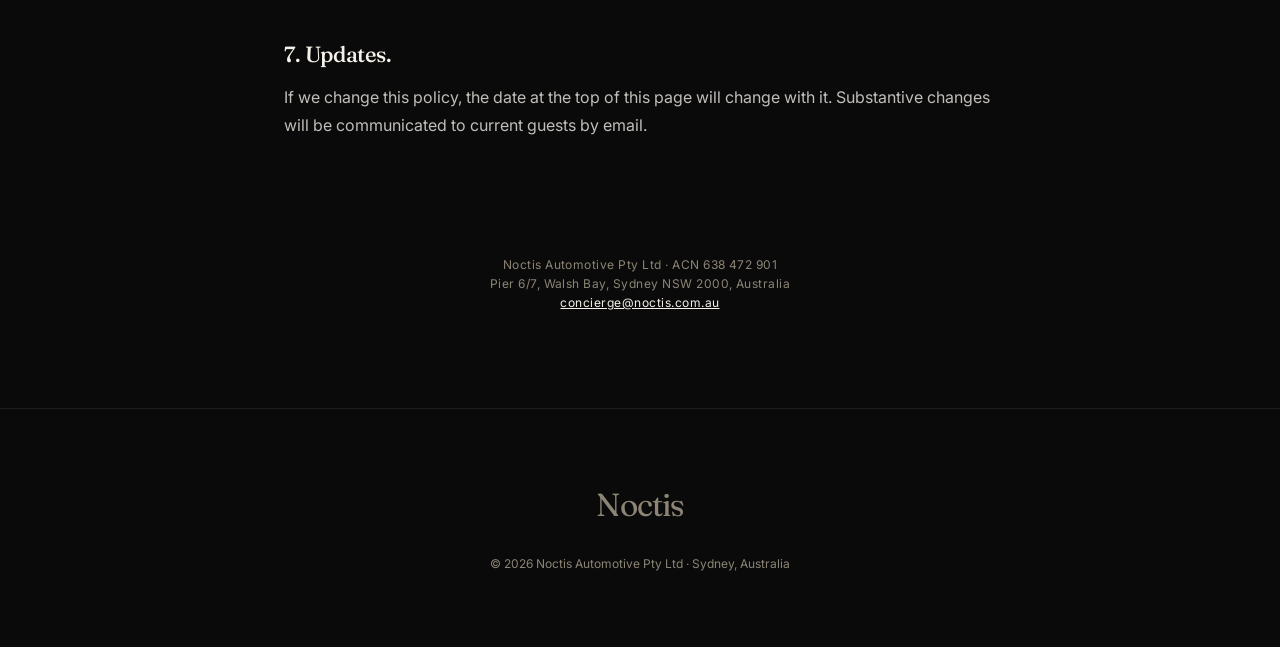
<file: legal/privacy.html>
<!DOCTYPE html>
<html lang="en">
<head>
<meta charset="UTF-8" />
<meta name="viewport" content="width=device-width, initial-scale=1.0" />
<title>Privacy · Noctis Sydney</title>
<meta name="description" content="How we handle the details you share with us." />
<meta name="theme-color" content="#0A0A0A" />
<link rel="canonical" href="https://noctis.com.au/legal/privacy.html" />
<link rel="icon" type="image/svg+xml" href="data:image/svg+xml,%3Csvg xmlns='http://www.w3.org/2000/svg' viewBox='0 0 64 64'%3E%3Crect width='64' height='64' rx='10' fill='%230A0A0A'/%3E%3Ctext x='50%25' y='50%25' dominant-baseline='central' text-anchor='middle' font-family='Georgia,serif' font-size='42' font-style='italic' fill='%23F5F1EA'%3EN%3C/text%3E%3C/svg%3E" />
<meta name="robots" content="index, follow" />

<link rel="preconnect" href="https://fonts.googleapis.com" />
<link rel="preconnect" href="https://fonts.gstatic.com" crossorigin />
<link href="https://fonts.googleapis.com/css2?family=Fraunces:ital,opsz,wght@0,9..144,300;0,9..144,400;0,9..144,500;1,9..144,300;1,9..144,400&family=Inter:wght@300;400;500;600&display=swap" rel="stylesheet" />

<style>
:root{--ink:#0A0A0A;--surface:#111;--cream:#F5F1EA;--muted:#8C8576;--subtle:#5A564F;--accent:#6B0F1A;--line:#1F1E1B}
*{box-sizing:border-box}
html,body{background:var(--ink);color:var(--cream);margin:0;padding:0}
body{font-family:'Inter',system-ui,sans-serif;-webkit-font-smoothing:antialiased}
.font-serif{font-family:'Fraunces',serif}
.eyebrow{font-size:11px;text-transform:uppercase;letter-spacing:0.22em;color:var(--muted)}
a{color:var(--cream)}
.container{max-width:1200px;margin:0 auto;padding:0 24px}
@media(min-width:768px){.container{padding:0 40px}}

.noctis-nav{position:fixed;top:0;left:0;right:0;z-index:50;backdrop-filter:blur(18px);-webkit-backdrop-filter:blur(18px);background:rgba(10,10,10,0.7);border-bottom:1px solid var(--line)}
.noctis-nav-inner{max-width:1280px;margin:0 auto;padding:0 24px;height:72px;display:flex;align-items:center;justify-content:space-between}
@media(min-width:768px){.noctis-nav-inner{padding:0 40px}}
.noctis-nav a.link{color:rgba(245,241,234,0.85);text-decoration:none;font-size:14px;transition:color .2s}
.noctis-nav a.link:hover{color:var(--cream)}
.noctis-nav .links{display:none;gap:40px}
@media(min-width:900px){.noctis-nav .links{display:flex}}

.btn-primary{display:inline-block;background:var(--accent);color:var(--cream);padding:10px 20px;font-size:13px;text-transform:uppercase;letter-spacing:0.16em;text-decoration:none;transition:background .2s}
.btn-primary:hover{background:#821426}
.btn-ghost{display:inline-block;color:rgba(245,241,234,0.9);border-bottom:1px solid rgba(245,241,234,0.35);padding-bottom:4px;text-decoration:none;font-size:14px}

.legal-hero{padding:160px 0 64px;border-bottom:1px solid var(--line);text-align:center}
.legal-hero h1{font-family:'Fraunces',serif;font-size:clamp(40px,6vw,68px);line-height:1.05;letter-spacing:-0.028em;margin:0 0 24px;color:var(--cream)}
.legal-hero .deck{font-size:18px;line-height:1.6;color:rgba(245,241,234,0.7);max-width:46ch;margin:0 auto 16px}
.legal-hero .updated{color:var(--muted);font-size:12px;letter-spacing:0.1em;text-transform:uppercase}

.legal-body{max-width:760px;margin:0 auto;padding:80px 24px 96px;font-size:16px;line-height:1.75;color:rgba(245,241,234,0.78)}
.legal-body h2{font-family:'Fraunces',serif;font-size:22px;font-weight:500;letter-spacing:-0.018em;color:var(--cream);margin:48px 0 16px;line-height:1.2}
.legal-body h2:first-child{margin-top:0}
.legal-body p{margin:0 0 20px}
.legal-body strong{color:var(--cream);font-weight:500}
.legal-body a{color:var(--cream);text-decoration:underline;text-decoration-color:rgba(245,241,234,0.3);text-underline-offset:3px}
.legal-body a:hover{text-decoration-color:var(--cream)}

.legal-foot{max-width:760px;margin:0 auto;padding:0 24px 96px;text-align:center}
.legal-foot p{color:var(--muted);font-size:12px;letter-spacing:0.04em;line-height:1.6;margin:0}

footer{border-top:1px solid var(--line);padding:64px 0;text-align:center}
footer .name{font-family:'Fraunces',serif;font-size:32px;letter-spacing:-0.03em}
footer p{margin-top:12px;color:var(--muted);font-size:12px}
</style>
</head>
<body>

<header class="noctis-nav">
  <nav class="noctis-nav-inner">
    <a href="../index.html" style="display:flex;align-items:center;gap:10px;text-decoration:none;">
      <span class="font-serif" style="font-size:26px;color:var(--cream);letter-spacing:-0.03em;">Noctis</span>
    </a>
    <div class="links">
      <a href="../index.html#fleet" class="link">The Fleet</a>
      <a href="../index.html#standard" class="link">The Standard</a>
      <a href="../index.html#experience" class="link">Experience</a>
      <a href="../journal/index.html" class="link">Journal</a>
    </div>
    <a href="../index.html#reserve" class="btn-primary">Reserve</a>
  </nav>
</header>

<section class="legal-hero">
  <div class="container">
    <p class="eyebrow" style="margin:0 0 24px;">House documents</p>
    <h1>Privacy</h1>
    <p class="deck">How we handle the details you share with us.</p>
    <p class="updated">Last updated 14 February 2026</p>
  </div>
</section>

<div class="legal-body">

<h2>1. The short version.</h2>
<p>We collect your name, contact details, dates, and delivery address only to deliver the car you have asked for. Your inquiry is read by a single member of our concierge team. We do not sell, rent, or share your details with third parties for marketing purposes — ever.</p>

<h2>2. What we collect.</h2>
<p>When you submit an inquiry through this site, we collect the information you provide on the form: name, contact (email, phone, or Signal), suburb, dates, and any notes. If you become a guest, we additionally collect your driver's licence details, a copy of your photo ID, and a credit-card or wire authorisation for deposit and final settlement.</p>

<h2>3. How long we keep it.</h2>
<p>Inquiry data that does not become a booking is deleted within 30 days. Booking records are retained for seven years to comply with Australian Tax Office requirements (NAT 11580). Identity verification records are deleted within 60 days of the conclusion of your reservation, unless you ask us to keep them on file for future bookings.</p>

<h2>4. Who sees it.</h2>
<p>Only the three members of our concierge team and the head of fleet have access to guest data. Our payment processor (Stripe) and our identity verifier (Stripe Identity) hold limited records under their own privacy policies. We do not use third-party analytics, marketing platforms, or advertising networks on this site.</p>

<h2>5. Your rights.</h2>
<p>Under the Australian Privacy Act 1988, you may request a copy of all personal information we hold about you, ask for it to be corrected, or ask for it to be deleted (subject to the seven-year tax retention requirement). Email <a href="mailto:concierge@noctis.com.au">concierge@noctis.com.au</a> or write to us at the Walsh Bay address below. We respond within five business days.</p>

<h2>6. Cookies.</h2>
<p>This site sets one cookie: a session cookie used to remember whether you have closed the FAQ panels. We do not use tracking cookies, advertising cookies, or third-party analytics cookies.</p>

<h2>7. Updates.</h2>
<p>If we change this policy, the date at the top of this page will change with it. Substantive changes will be communicated to current guests by email.</p>

</div>

<div class="legal-foot">
  <p>Noctis Automotive Pty Ltd · ACN 638 472 901<br />
  Pier 6/7, Walsh Bay, Sydney NSW 2000, Australia<br />
  <a href="mailto:concierge@noctis.com.au">concierge@noctis.com.au</a></p>
</div>

<footer>
  <div class="container">
    <p class="name">Noctis</p>
    <p>© 2026 Noctis Automotive Pty Ltd · Sydney, Australia</p>
  </div>
</footer>


<!-- noctis-chat -->
<script src="../assets/noctis-chat.js" defer></script>

<!-- noctis-brand -->
<script src="../assets/brands.js" defer></script>
<script src="../assets/noctis-brand.js" defer></script>
</body>
</html>
</file>
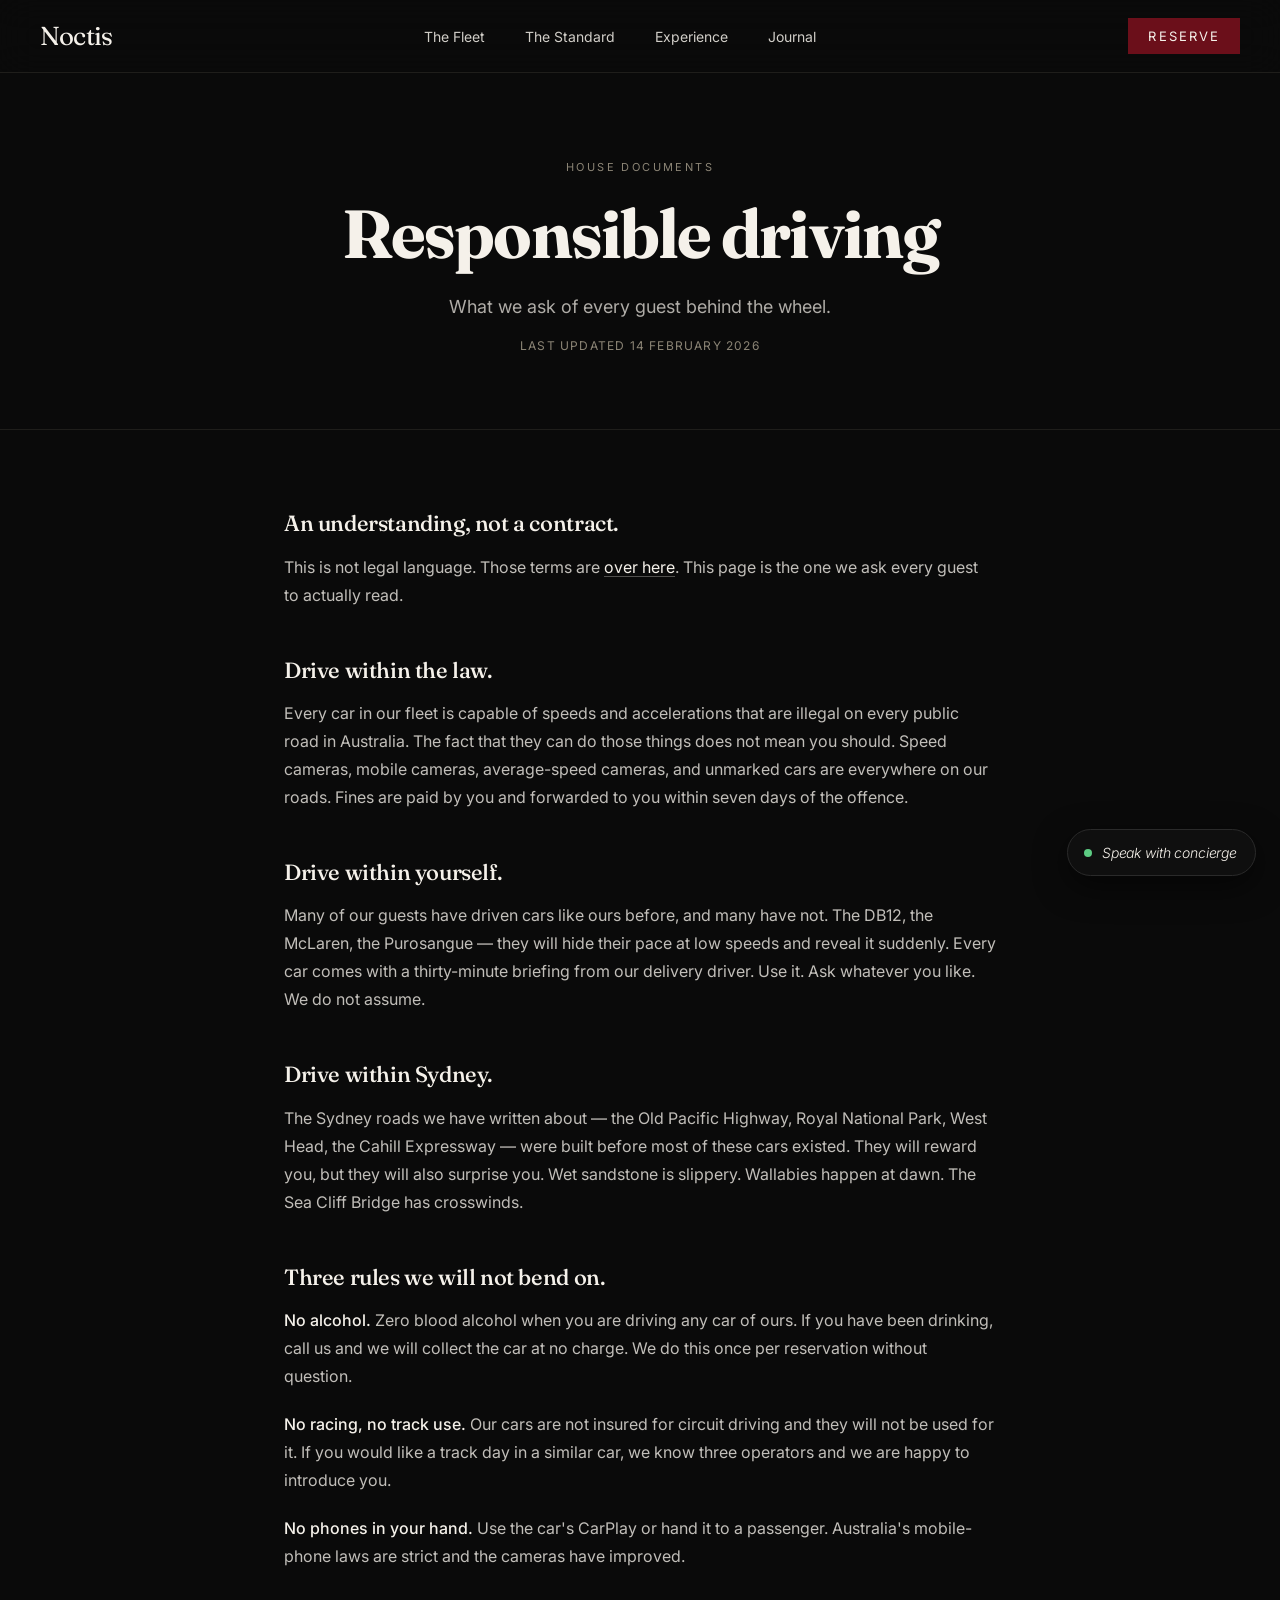
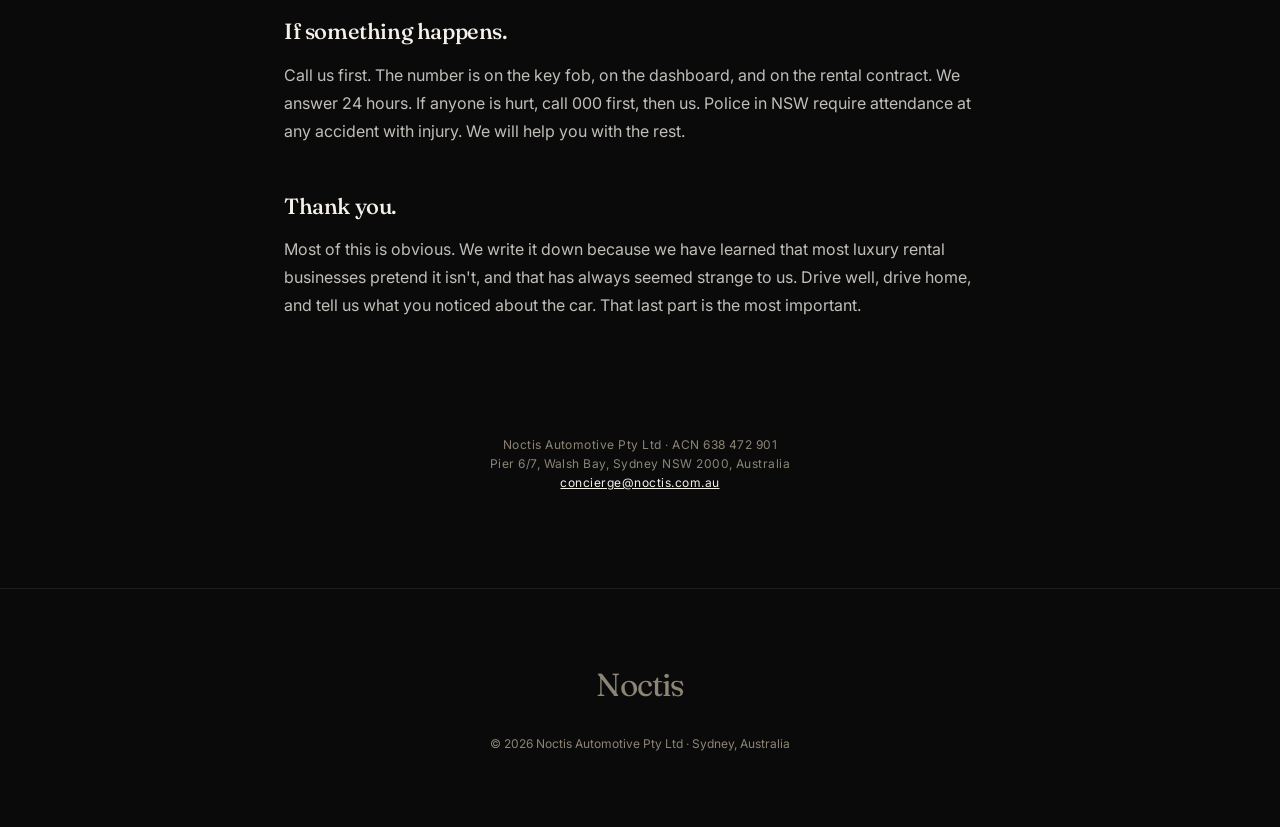
<file: legal/responsible-driving.html>
<!DOCTYPE html>
<html lang="en">
<head>
<meta charset="UTF-8" />
<meta name="viewport" content="width=device-width, initial-scale=1.0" />
<title>Responsible driving · Noctis Sydney</title>
<meta name="description" content="What we ask of every guest behind the wheel." />
<meta name="theme-color" content="#0A0A0A" />
<link rel="canonical" href="https://noctis.com.au/legal/responsible-driving.html" />
<link rel="icon" type="image/svg+xml" href="data:image/svg+xml,%3Csvg xmlns='http://www.w3.org/2000/svg' viewBox='0 0 64 64'%3E%3Crect width='64' height='64' rx='10' fill='%230A0A0A'/%3E%3Ctext x='50%25' y='50%25' dominant-baseline='central' text-anchor='middle' font-family='Georgia,serif' font-size='42' font-style='italic' fill='%23F5F1EA'%3EN%3C/text%3E%3C/svg%3E" />
<meta name="robots" content="index, follow" />

<link rel="preconnect" href="https://fonts.googleapis.com" />
<link rel="preconnect" href="https://fonts.gstatic.com" crossorigin />
<link href="https://fonts.googleapis.com/css2?family=Fraunces:ital,opsz,wght@0,9..144,300;0,9..144,400;0,9..144,500;1,9..144,300;1,9..144,400&family=Inter:wght@300;400;500;600&display=swap" rel="stylesheet" />

<style>
:root{--ink:#0A0A0A;--surface:#111;--cream:#F5F1EA;--muted:#8C8576;--subtle:#5A564F;--accent:#6B0F1A;--line:#1F1E1B}
*{box-sizing:border-box}
html,body{background:var(--ink);color:var(--cream);margin:0;padding:0}
body{font-family:'Inter',system-ui,sans-serif;-webkit-font-smoothing:antialiased}
.font-serif{font-family:'Fraunces',serif}
.eyebrow{font-size:11px;text-transform:uppercase;letter-spacing:0.22em;color:var(--muted)}
a{color:var(--cream)}
.container{max-width:1200px;margin:0 auto;padding:0 24px}
@media(min-width:768px){.container{padding:0 40px}}

.noctis-nav{position:fixed;top:0;left:0;right:0;z-index:50;backdrop-filter:blur(18px);-webkit-backdrop-filter:blur(18px);background:rgba(10,10,10,0.7);border-bottom:1px solid var(--line)}
.noctis-nav-inner{max-width:1280px;margin:0 auto;padding:0 24px;height:72px;display:flex;align-items:center;justify-content:space-between}
@media(min-width:768px){.noctis-nav-inner{padding:0 40px}}
.noctis-nav a.link{color:rgba(245,241,234,0.85);text-decoration:none;font-size:14px;transition:color .2s}
.noctis-nav a.link:hover{color:var(--cream)}
.noctis-nav .links{display:none;gap:40px}
@media(min-width:900px){.noctis-nav .links{display:flex}}

.btn-primary{display:inline-block;background:var(--accent);color:var(--cream);padding:10px 20px;font-size:13px;text-transform:uppercase;letter-spacing:0.16em;text-decoration:none;transition:background .2s}
.btn-primary:hover{background:#821426}
.btn-ghost{display:inline-block;color:rgba(245,241,234,0.9);border-bottom:1px solid rgba(245,241,234,0.35);padding-bottom:4px;text-decoration:none;font-size:14px}

.legal-hero{padding:160px 0 64px;border-bottom:1px solid var(--line);text-align:center}
.legal-hero h1{font-family:'Fraunces',serif;font-size:clamp(40px,6vw,68px);line-height:1.05;letter-spacing:-0.028em;margin:0 0 24px;color:var(--cream)}
.legal-hero .deck{font-size:18px;line-height:1.6;color:rgba(245,241,234,0.7);max-width:46ch;margin:0 auto 16px}
.legal-hero .updated{color:var(--muted);font-size:12px;letter-spacing:0.1em;text-transform:uppercase}

.legal-body{max-width:760px;margin:0 auto;padding:80px 24px 96px;font-size:16px;line-height:1.75;color:rgba(245,241,234,0.78)}
.legal-body h2{font-family:'Fraunces',serif;font-size:22px;font-weight:500;letter-spacing:-0.018em;color:var(--cream);margin:48px 0 16px;line-height:1.2}
.legal-body h2:first-child{margin-top:0}
.legal-body p{margin:0 0 20px}
.legal-body strong{color:var(--cream);font-weight:500}
.legal-body a{color:var(--cream);text-decoration:underline;text-decoration-color:rgba(245,241,234,0.3);text-underline-offset:3px}
.legal-body a:hover{text-decoration-color:var(--cream)}

.legal-foot{max-width:760px;margin:0 auto;padding:0 24px 96px;text-align:center}
.legal-foot p{color:var(--muted);font-size:12px;letter-spacing:0.04em;line-height:1.6;margin:0}

footer{border-top:1px solid var(--line);padding:64px 0;text-align:center}
footer .name{font-family:'Fraunces',serif;font-size:32px;letter-spacing:-0.03em}
footer p{margin-top:12px;color:var(--muted);font-size:12px}
</style>
</head>
<body>

<header class="noctis-nav">
  <nav class="noctis-nav-inner">
    <a href="../index.html" style="display:flex;align-items:center;gap:10px;text-decoration:none;">
      <span class="font-serif" style="font-size:26px;color:var(--cream);letter-spacing:-0.03em;">Noctis</span>
    </a>
    <div class="links">
      <a href="../index.html#fleet" class="link">The Fleet</a>
      <a href="../index.html#standard" class="link">The Standard</a>
      <a href="../index.html#experience" class="link">Experience</a>
      <a href="../journal/index.html" class="link">Journal</a>
    </div>
    <a href="../index.html#reserve" class="btn-primary">Reserve</a>
  </nav>
</header>

<section class="legal-hero">
  <div class="container">
    <p class="eyebrow" style="margin:0 0 24px;">House documents</p>
    <h1>Responsible driving</h1>
    <p class="deck">What we ask of every guest behind the wheel.</p>
    <p class="updated">Last updated 14 February 2026</p>
  </div>
</section>

<div class="legal-body">

<h2>An understanding, not a contract.</h2>
<p>This is not legal language. Those terms are <a href="terms.html">over here</a>. This page is the one we ask every guest to actually read.</p>

<h2>Drive within the law.</h2>
<p>Every car in our fleet is capable of speeds and accelerations that are illegal on every public road in Australia. The fact that they can do those things does not mean you should. Speed cameras, mobile cameras, average-speed cameras, and unmarked cars are everywhere on our roads. Fines are paid by you and forwarded to you within seven days of the offence.</p>

<h2>Drive within yourself.</h2>
<p>Many of our guests have driven cars like ours before, and many have not. The DB12, the McLaren, the Purosangue — they will hide their pace at low speeds and reveal it suddenly. Every car comes with a thirty-minute briefing from our delivery driver. Use it. Ask whatever you like. We do not assume.</p>

<h2>Drive within Sydney.</h2>
<p>The Sydney roads we have written about — the Old Pacific Highway, Royal National Park, West Head, the Cahill Expressway — were built before most of these cars existed. They will reward you, but they will also surprise you. Wet sandstone is slippery. Wallabies happen at dawn. The Sea Cliff Bridge has crosswinds.</p>

<h2>Three rules we will not bend on.</h2>
<p><strong>No alcohol.</strong> Zero blood alcohol when you are driving any car of ours. If you have been drinking, call us and we will collect the car at no charge. We do this once per reservation without question.</p>
<p><strong>No racing, no track use.</strong> Our cars are not insured for circuit driving and they will not be used for it. If you would like a track day in a similar car, we know three operators and we are happy to introduce you.</p>
<p><strong>No phones in your hand.</strong> Use the car's CarPlay or hand it to a passenger. Australia's mobile-phone laws are strict and the cameras have improved.</p>

<h2>If something happens.</h2>
<p>Call us first. The number is on the key fob, on the dashboard, and on the rental contract. We answer 24 hours. If anyone is hurt, call 000 first, then us. Police in NSW require attendance at any accident with injury. We will help you with the rest.</p>

<h2>Thank you.</h2>
<p>Most of this is obvious. We write it down because we have learned that most luxury rental businesses pretend it isn't, and that has always seemed strange to us. Drive well, drive home, and tell us what you noticed about the car. That last part is the most important.</p>

</div>

<div class="legal-foot">
  <p>Noctis Automotive Pty Ltd · ACN 638 472 901<br />
  Pier 6/7, Walsh Bay, Sydney NSW 2000, Australia<br />
  <a href="mailto:concierge@noctis.com.au">concierge@noctis.com.au</a></p>
</div>

<footer>
  <div class="container">
    <p class="name">Noctis</p>
    <p>© 2026 Noctis Automotive Pty Ltd · Sydney, Australia</p>
  </div>
</footer>


<!-- noctis-chat -->
<script src="../assets/noctis-chat.js" defer></script>

<!-- noctis-brand -->
<script src="../assets/brands.js" defer></script>
<script src="../assets/noctis-brand.js" defer></script>
</body>
</html>
</file>
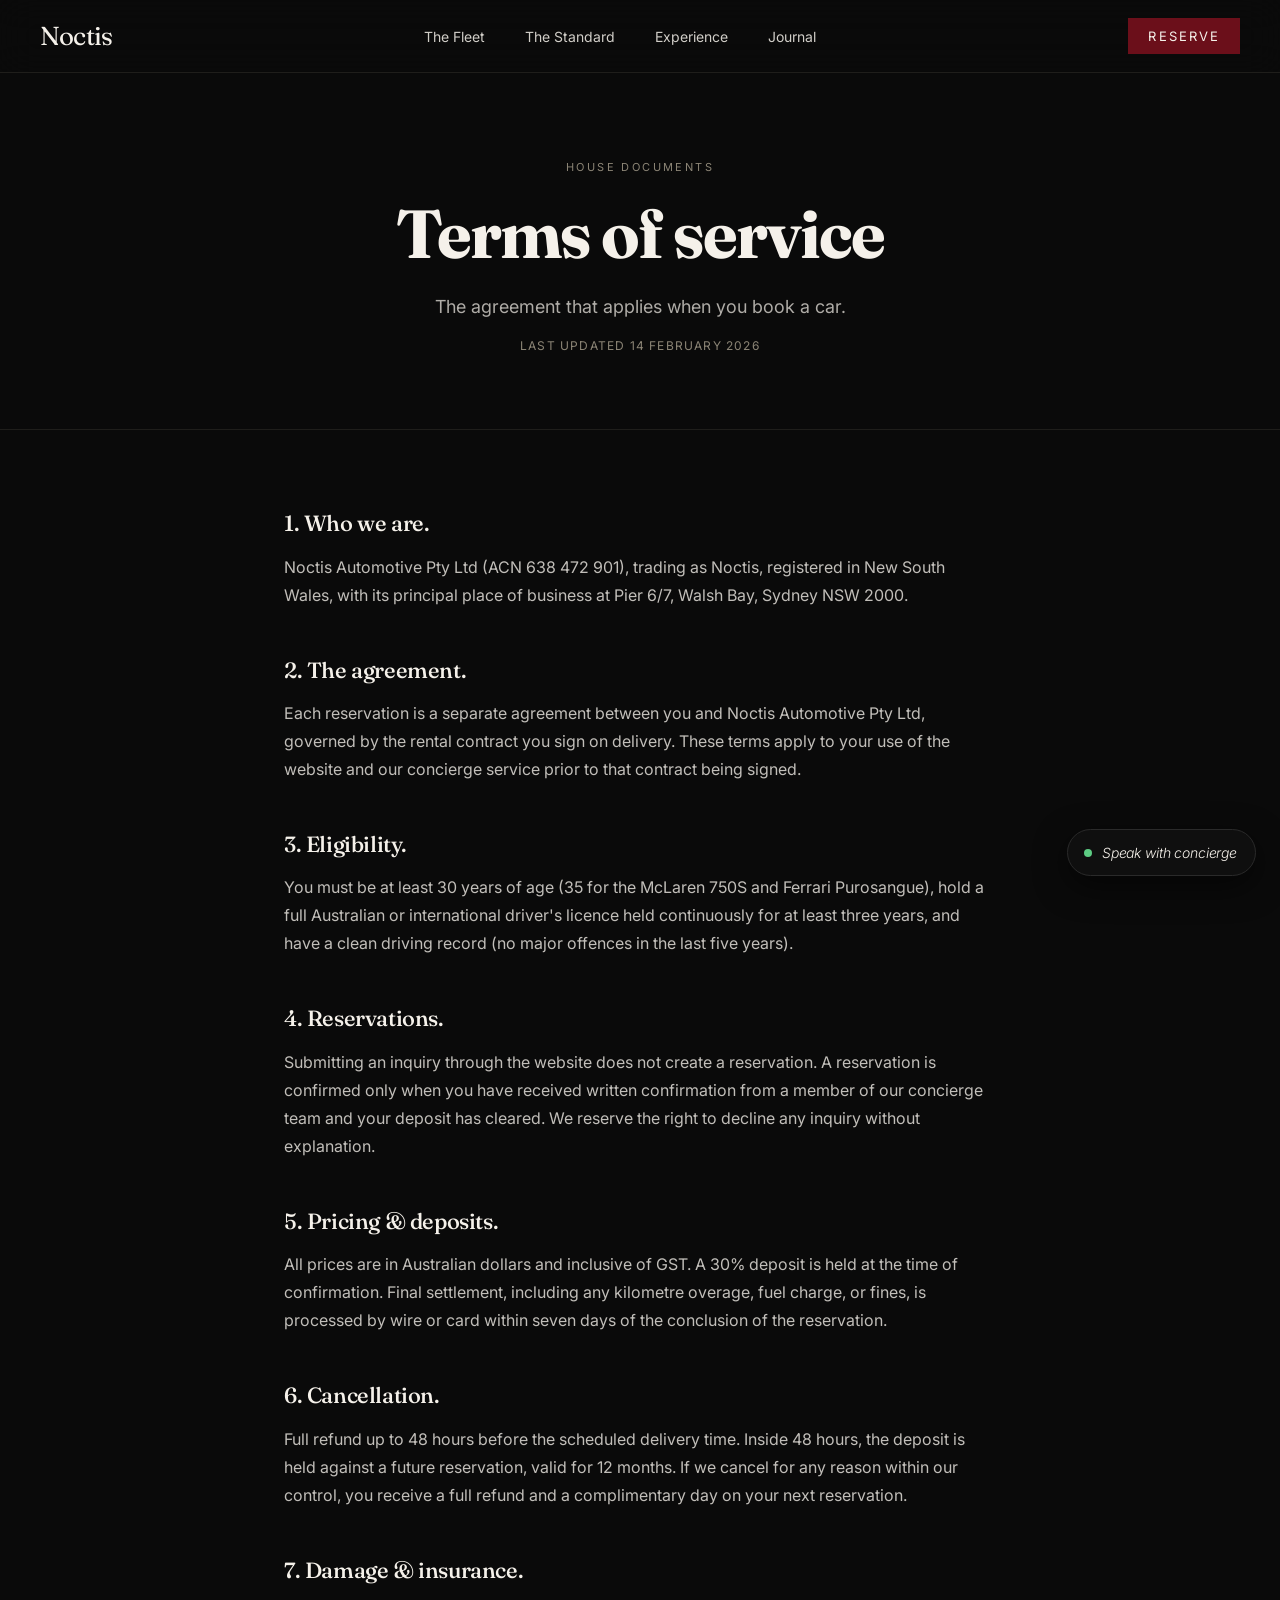
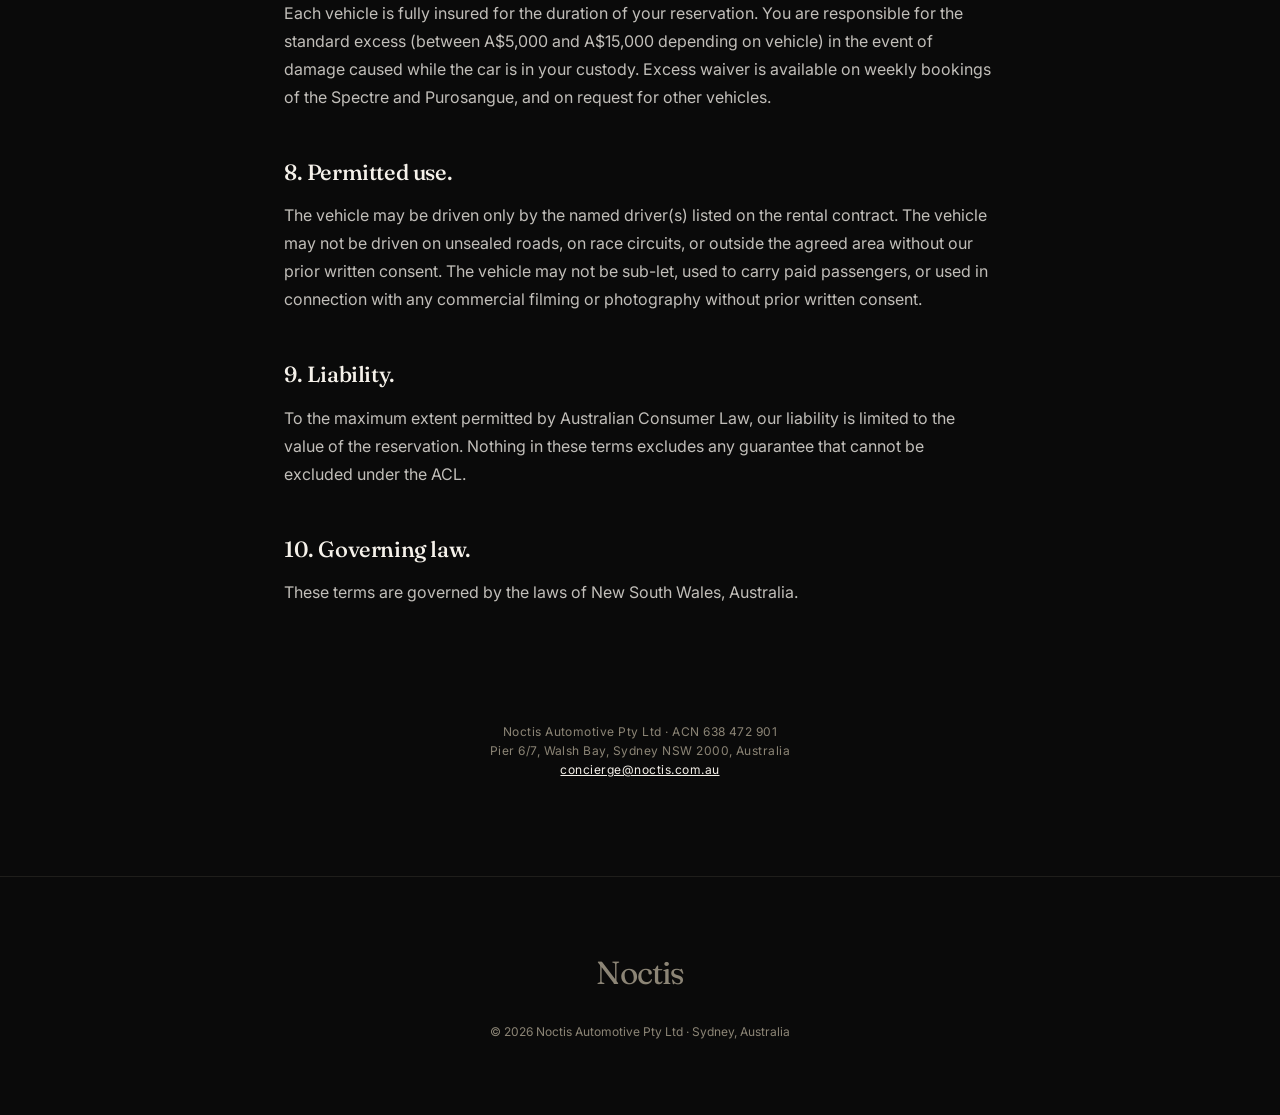
<file: legal/terms.html>
<!DOCTYPE html>
<html lang="en">
<head>
<meta charset="UTF-8" />
<meta name="viewport" content="width=device-width, initial-scale=1.0" />
<title>Terms of service · Noctis Sydney</title>
<meta name="description" content="The agreement that applies when you book a car." />
<meta name="theme-color" content="#0A0A0A" />
<link rel="canonical" href="https://noctis.com.au/legal/terms.html" />
<link rel="icon" type="image/svg+xml" href="data:image/svg+xml,%3Csvg xmlns='http://www.w3.org/2000/svg' viewBox='0 0 64 64'%3E%3Crect width='64' height='64' rx='10' fill='%230A0A0A'/%3E%3Ctext x='50%25' y='50%25' dominant-baseline='central' text-anchor='middle' font-family='Georgia,serif' font-size='42' font-style='italic' fill='%23F5F1EA'%3EN%3C/text%3E%3C/svg%3E" />
<meta name="robots" content="index, follow" />

<link rel="preconnect" href="https://fonts.googleapis.com" />
<link rel="preconnect" href="https://fonts.gstatic.com" crossorigin />
<link href="https://fonts.googleapis.com/css2?family=Fraunces:ital,opsz,wght@0,9..144,300;0,9..144,400;0,9..144,500;1,9..144,300;1,9..144,400&family=Inter:wght@300;400;500;600&display=swap" rel="stylesheet" />

<style>
:root{--ink:#0A0A0A;--surface:#111;--cream:#F5F1EA;--muted:#8C8576;--subtle:#5A564F;--accent:#6B0F1A;--line:#1F1E1B}
*{box-sizing:border-box}
html,body{background:var(--ink);color:var(--cream);margin:0;padding:0}
body{font-family:'Inter',system-ui,sans-serif;-webkit-font-smoothing:antialiased}
.font-serif{font-family:'Fraunces',serif}
.eyebrow{font-size:11px;text-transform:uppercase;letter-spacing:0.22em;color:var(--muted)}
a{color:var(--cream)}
.container{max-width:1200px;margin:0 auto;padding:0 24px}
@media(min-width:768px){.container{padding:0 40px}}

.noctis-nav{position:fixed;top:0;left:0;right:0;z-index:50;backdrop-filter:blur(18px);-webkit-backdrop-filter:blur(18px);background:rgba(10,10,10,0.7);border-bottom:1px solid var(--line)}
.noctis-nav-inner{max-width:1280px;margin:0 auto;padding:0 24px;height:72px;display:flex;align-items:center;justify-content:space-between}
@media(min-width:768px){.noctis-nav-inner{padding:0 40px}}
.noctis-nav a.link{color:rgba(245,241,234,0.85);text-decoration:none;font-size:14px;transition:color .2s}
.noctis-nav a.link:hover{color:var(--cream)}
.noctis-nav .links{display:none;gap:40px}
@media(min-width:900px){.noctis-nav .links{display:flex}}

.btn-primary{display:inline-block;background:var(--accent);color:var(--cream);padding:10px 20px;font-size:13px;text-transform:uppercase;letter-spacing:0.16em;text-decoration:none;transition:background .2s}
.btn-primary:hover{background:#821426}
.btn-ghost{display:inline-block;color:rgba(245,241,234,0.9);border-bottom:1px solid rgba(245,241,234,0.35);padding-bottom:4px;text-decoration:none;font-size:14px}

.legal-hero{padding:160px 0 64px;border-bottom:1px solid var(--line);text-align:center}
.legal-hero h1{font-family:'Fraunces',serif;font-size:clamp(40px,6vw,68px);line-height:1.05;letter-spacing:-0.028em;margin:0 0 24px;color:var(--cream)}
.legal-hero .deck{font-size:18px;line-height:1.6;color:rgba(245,241,234,0.7);max-width:46ch;margin:0 auto 16px}
.legal-hero .updated{color:var(--muted);font-size:12px;letter-spacing:0.1em;text-transform:uppercase}

.legal-body{max-width:760px;margin:0 auto;padding:80px 24px 96px;font-size:16px;line-height:1.75;color:rgba(245,241,234,0.78)}
.legal-body h2{font-family:'Fraunces',serif;font-size:22px;font-weight:500;letter-spacing:-0.018em;color:var(--cream);margin:48px 0 16px;line-height:1.2}
.legal-body h2:first-child{margin-top:0}
.legal-body p{margin:0 0 20px}
.legal-body strong{color:var(--cream);font-weight:500}
.legal-body a{color:var(--cream);text-decoration:underline;text-decoration-color:rgba(245,241,234,0.3);text-underline-offset:3px}
.legal-body a:hover{text-decoration-color:var(--cream)}

.legal-foot{max-width:760px;margin:0 auto;padding:0 24px 96px;text-align:center}
.legal-foot p{color:var(--muted);font-size:12px;letter-spacing:0.04em;line-height:1.6;margin:0}

footer{border-top:1px solid var(--line);padding:64px 0;text-align:center}
footer .name{font-family:'Fraunces',serif;font-size:32px;letter-spacing:-0.03em}
footer p{margin-top:12px;color:var(--muted);font-size:12px}
</style>
</head>
<body>

<header class="noctis-nav">
  <nav class="noctis-nav-inner">
    <a href="../index.html" style="display:flex;align-items:center;gap:10px;text-decoration:none;">
      <span class="font-serif" style="font-size:26px;color:var(--cream);letter-spacing:-0.03em;">Noctis</span>
    </a>
    <div class="links">
      <a href="../index.html#fleet" class="link">The Fleet</a>
      <a href="../index.html#standard" class="link">The Standard</a>
      <a href="../index.html#experience" class="link">Experience</a>
      <a href="../journal/index.html" class="link">Journal</a>
    </div>
    <a href="../index.html#reserve" class="btn-primary">Reserve</a>
  </nav>
</header>

<section class="legal-hero">
  <div class="container">
    <p class="eyebrow" style="margin:0 0 24px;">House documents</p>
    <h1>Terms of service</h1>
    <p class="deck">The agreement that applies when you book a car.</p>
    <p class="updated">Last updated 14 February 2026</p>
  </div>
</section>

<div class="legal-body">

<h2>1. Who we are.</h2>
<p>Noctis Automotive Pty Ltd (ACN 638 472 901), trading as Noctis, registered in New South Wales, with its principal place of business at Pier 6/7, Walsh Bay, Sydney NSW 2000.</p>

<h2>2. The agreement.</h2>
<p>Each reservation is a separate agreement between you and Noctis Automotive Pty Ltd, governed by the rental contract you sign on delivery. These terms apply to your use of the website and our concierge service prior to that contract being signed.</p>

<h2>3. Eligibility.</h2>
<p>You must be at least 30 years of age (35 for the McLaren 750S and Ferrari Purosangue), hold a full Australian or international driver's licence held continuously for at least three years, and have a clean driving record (no major offences in the last five years).</p>

<h2>4. Reservations.</h2>
<p>Submitting an inquiry through the website does not create a reservation. A reservation is confirmed only when you have received written confirmation from a member of our concierge team and your deposit has cleared. We reserve the right to decline any inquiry without explanation.</p>

<h2>5. Pricing &amp; deposits.</h2>
<p>All prices are in Australian dollars and inclusive of GST. A 30% deposit is held at the time of confirmation. Final settlement, including any kilometre overage, fuel charge, or fines, is processed by wire or card within seven days of the conclusion of the reservation.</p>

<h2>6. Cancellation.</h2>
<p>Full refund up to 48 hours before the scheduled delivery time. Inside 48 hours, the deposit is held against a future reservation, valid for 12 months. If we cancel for any reason within our control, you receive a full refund and a complimentary day on your next reservation.</p>

<h2>7. Damage &amp; insurance.</h2>
<p>Each vehicle is fully insured for the duration of your reservation. You are responsible for the standard excess (between A$5,000 and A$15,000 depending on vehicle) in the event of damage caused while the car is in your custody. Excess waiver is available on weekly bookings of the Spectre and Purosangue, and on request for other vehicles.</p>

<h2>8. Permitted use.</h2>
<p>The vehicle may be driven only by the named driver(s) listed on the rental contract. The vehicle may not be driven on unsealed roads, on race circuits, or outside the agreed area without our prior written consent. The vehicle may not be sub-let, used to carry paid passengers, or used in connection with any commercial filming or photography without prior written consent.</p>

<h2>9. Liability.</h2>
<p>To the maximum extent permitted by Australian Consumer Law, our liability is limited to the value of the reservation. Nothing in these terms excludes any guarantee that cannot be excluded under the ACL.</p>

<h2>10. Governing law.</h2>
<p>These terms are governed by the laws of New South Wales, Australia.</p>

</div>

<div class="legal-foot">
  <p>Noctis Automotive Pty Ltd · ACN 638 472 901<br />
  Pier 6/7, Walsh Bay, Sydney NSW 2000, Australia<br />
  <a href="mailto:concierge@noctis.com.au">concierge@noctis.com.au</a></p>
</div>

<footer>
  <div class="container">
    <p class="name">Noctis</p>
    <p>© 2026 Noctis Automotive Pty Ltd · Sydney, Australia</p>
  </div>
</footer>


<!-- noctis-chat -->
<script src="../assets/noctis-chat.js" defer></script>

<!-- noctis-brand -->
<script src="../assets/brands.js" defer></script>
<script src="../assets/noctis-brand.js" defer></script>
</body>
</html>
</file>
